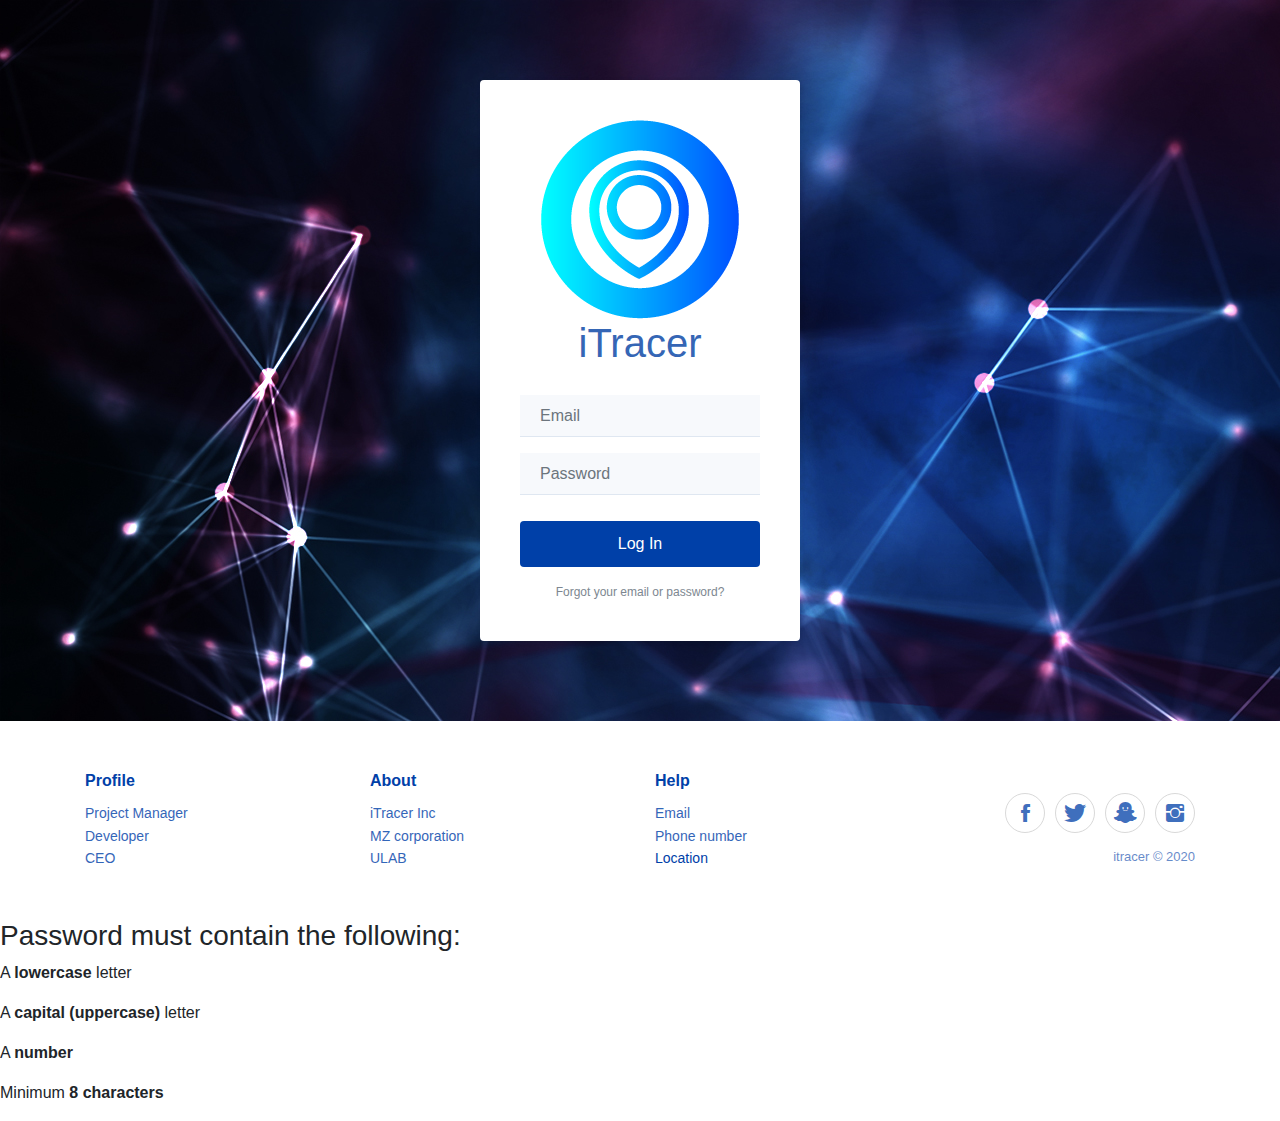
<file: login/index.html>
<!DOCTYPE html>
<html>

<head>
    <meta charset="utf-8">
    <meta name="viewport" content="width=device-width, initial-scale=1.0, shrink-to-fit=no">
    <title>iTracer</title>
    <link rel="stylesheet" href="assets/bootstrap/css/bootstrap.min.css">
    <link rel="stylesheet" href="assets/fonts/ionicons.min.css">
    <link rel="stylesheet" href="assets/css/Footer-Clean.css">
    <link rel="stylesheet" href="assets/css/Login-Form-Clean.css">
    <link rel="stylesheet" href="assets/css/styles.css">
    
</head>

<body>
    <div class="login-clean">
        <form method="post">
            <h2 class="sr-only">Login Form</h2>
            <div class="illustration"><img src="assets/img/iTracer%20logo.png">
                <h1>iTracer</h1>
            </div>
            <div class="form-group"><input class="form-control" type="email" name="email" placeholder="Email"></div>
            <div class="form-group"><input class="form-control" type="password" name="password" placeholder="Password" id="psw"></div>
            <div class="form-group"><button class="btn btn-primary btn-block" type="submit">Log In</button></div><a class="forgot" href="#">Forgot your email or password?</a></form>
    </div>
    <div class="footer-clean">
        <footer>
            <div class="container">
                <div class="row justify-content-center">
                    <div class="col-sm-4 col-md-3 item">
                        <h3>Profile</h3>
                        <ul>
                            <li><a href="#">Project Manager</a></li>
                            <li><a href="#">Developer</a></li>
                            <li><a href="#">CEO</a></li>
                        </ul>
                    </div>
                    <div class="col-sm-4 col-md-3 item">
                        <h3>About</h3>
                        <ul>
                            <li><a href="#">iTracer Inc</a></li>
                            <li><a href="#">MZ corporation</a></li>
                            <li><a href="#">ULAB</a></li>
                        </ul>
                    </div>
                    <div class="col-sm-4 col-md-3 item">
                        <h3>Help</h3>
                        <ul>
                            <li><a href="#">Email</a></li>
                            <li><a href="#">Phone number</a></li>
                            <li>Location</li>
                        </ul>
                    </div>
                    <div class="col-lg-3 item social"><a href="#"><i class="icon ion-social-facebook"></i></a><a href="#"><i class="icon ion-social-twitter"></i></a><a href="#"><i class="icon ion-social-snapchat"></i></a><a href="#"><i class="icon ion-social-instagram"></i></a>
                        <p class="copyright">itracer © 2020</p>
                    </div>
                </div>
            </div>
        </footer>
    </div>
    <div id="message">
        <h3>Password must contain the following:</h3>
        <p id="letter" class="invalid">A <b>lowercase</b> letter</p>
        <p id="capital" class="invalid">A <b>capital (uppercase)</b> letter</p>
        <p id="number" class="invalid">A <b>number</b></p>
        <p id="length" class="invalid">Minimum <b>8 characters</b></p>
      </div>
    <script>
        var myInput = document.getElementById("psw");
        var letter = document.getElementById("letter");
        var capital = document.getElementById("capital");
        var number = document.getElementById("number");
        var length = document.getElementById("length");
        
        // When the user clicks on the password field, show the message box
        myInput.onfocus = function() {
          document.getElementById("message").style.display = "block";
        }
        
        // When the user clicks outside of the password field, hide the message box
        myInput.onblur = function() {
          document.getElementById("message").style.display = "none";
        }
        
        // When the user starts to type something inside the password field
        myInput.onkeyup = function() {
          // Validate lowercase letters
          var lowerCaseLetters = /[a-z]/g;
          if(myInput.value.match(lowerCaseLetters)) {  
            letter.classList.remove("invalid");
            letter.classList.add("valid");
          } else {
            letter.classList.remove("valid");
            letter.classList.add("invalid");
          }
          
          // Validate capital letters
          var upperCaseLetters = /[A-Z]/g;
          if(myInput.value.match(upperCaseLetters)) {  
            capital.classList.remove("invalid");
            capital.classList.add("valid");
          } else {
            capital.classList.remove("valid");
            capital.classList.add("invalid");
          }
        
          // Validate numbers
          var numbers = /[0-9]/g;
          if(myInput.value.match(numbers)) {  
            number.classList.remove("invalid");
            number.classList.add("valid");
          } else {
            number.classList.remove("valid");
            number.classList.add("invalid");
          }
          
          // Validate length
          if(myInput.value.length >= 8) {
            length.classList.remove("invalid");
            length.classList.add("valid");
          } else {
            length.classList.remove("valid");
            length.classList.add("invalid");
          }
        }
        </script>
    <script src="assets/js/jquery.min.js"></script>
    <script src="assets/bootstrap/js/bootstrap.min.js"></script>
</body>

</html>
</file>
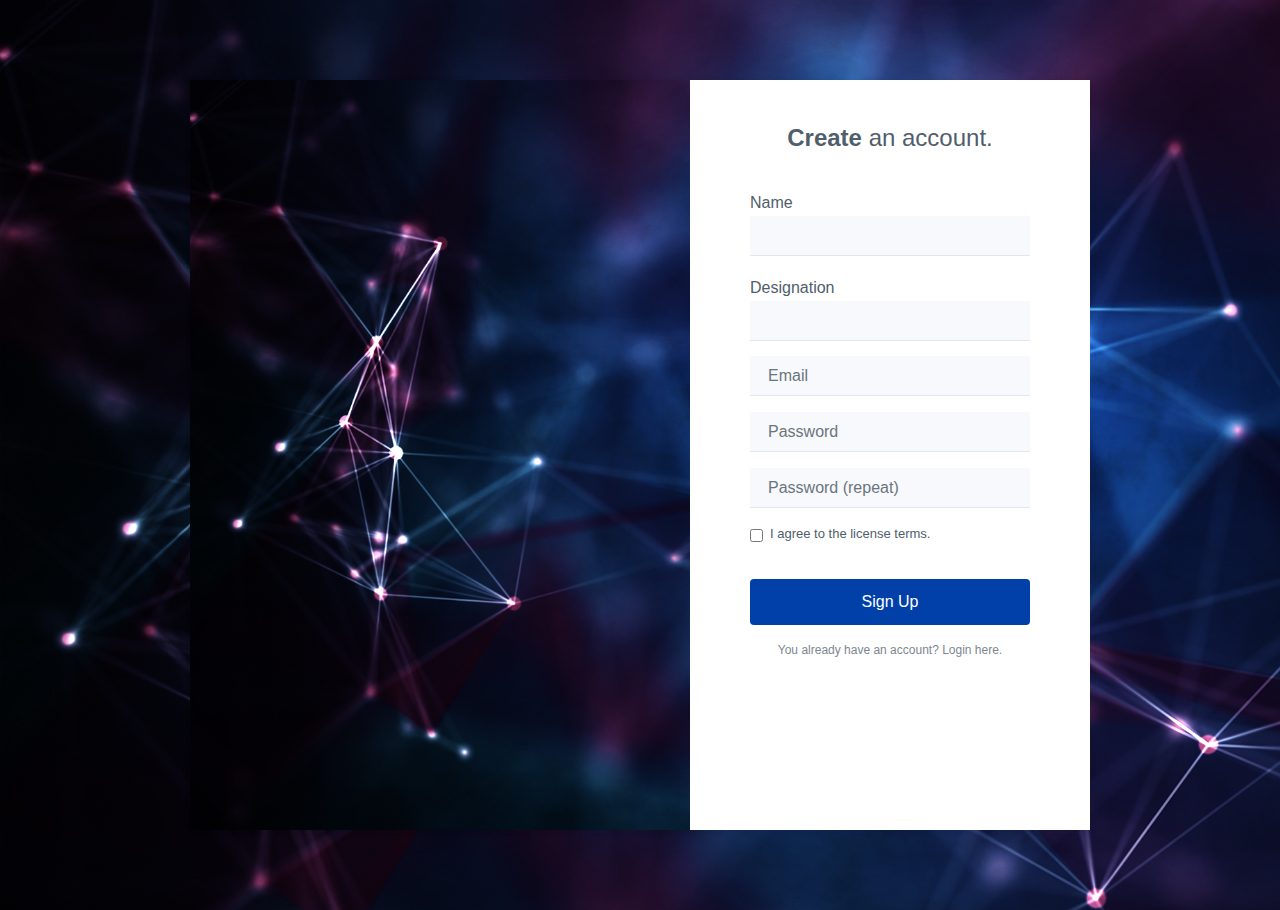
<file: Sign Up/index.html>
<!DOCTYPE html>
<html>

<head>
    <meta charset="utf-8">
    <meta name="viewport" content="width=device-width, initial-scale=1.0, shrink-to-fit=no">
    <title>sign up page</title>
    <link rel="stylesheet" href="assets/bootstrap/css/bootstrap.min.css">
    <link rel="stylesheet" href="https://fonts.googleapis.com/css?family=Lora">
    <link rel="stylesheet" href="assets/css/Article-Clean.css">
    <link rel="stylesheet" href="assets/css/Registration-Form-with-Photo.css">
    <link rel="stylesheet" href="assets/css/styles.css">
</head>

<body>
    <div class="article-clean"></div>
    <div class="register-photo" style="height: 100%;background-image: url(assets/img/2153948.png);">
        <div class="form-container">
            <div class="image-holder" style="background-image: url(assets/img/2153948.png);height: 750px;"></div>
            <form method="post">
                <h2 class="text-center"><strong>Create</strong> an account.</h2>
                <div class="form-row">
                    <div class="col"><small>Name</small></div>
                </div>
                <div class="form-row">
                    <div class="col offset-lg-0" style="padding-bottom: 15px;"><input class="form-control" type="text" style="padding-right: 10px;"></div>
                </div>
                <div class="form-group">
                    <div class="form-row" style="padding-bottom: 15px;">
                        <div class="col offset-lg-0"><small>Designation</small><input class="form-control" type="text"></div>
                    </div><input class="form-control" type="email" name="email" placeholder="Email"></div>
                <div class="form-group"><input class="form-control" type="password" name="password" placeholder="Password"></div>
                <div class="form-group"><input class="form-control" type="password" name="password-repeat" placeholder="Password (repeat)"></div>
                <div class="form-group">
                    <div class="form-check"><label class="form-check-label"><input class="form-check-input" type="checkbox">I agree to the license terms.</label></div>
                </div>
                <div class="form-group"><button class="btn btn-primary btn-block" type="submit">Sign Up</button></div><a class="already" href="#">You already have an account? Login here.</a></form>
        </div>
    </div>
    <script src="assets/js/jquery.min.js"></script>
    <script src="assets/bootstrap/js/bootstrap.min.js"></script>
</body>

</html>
</file>
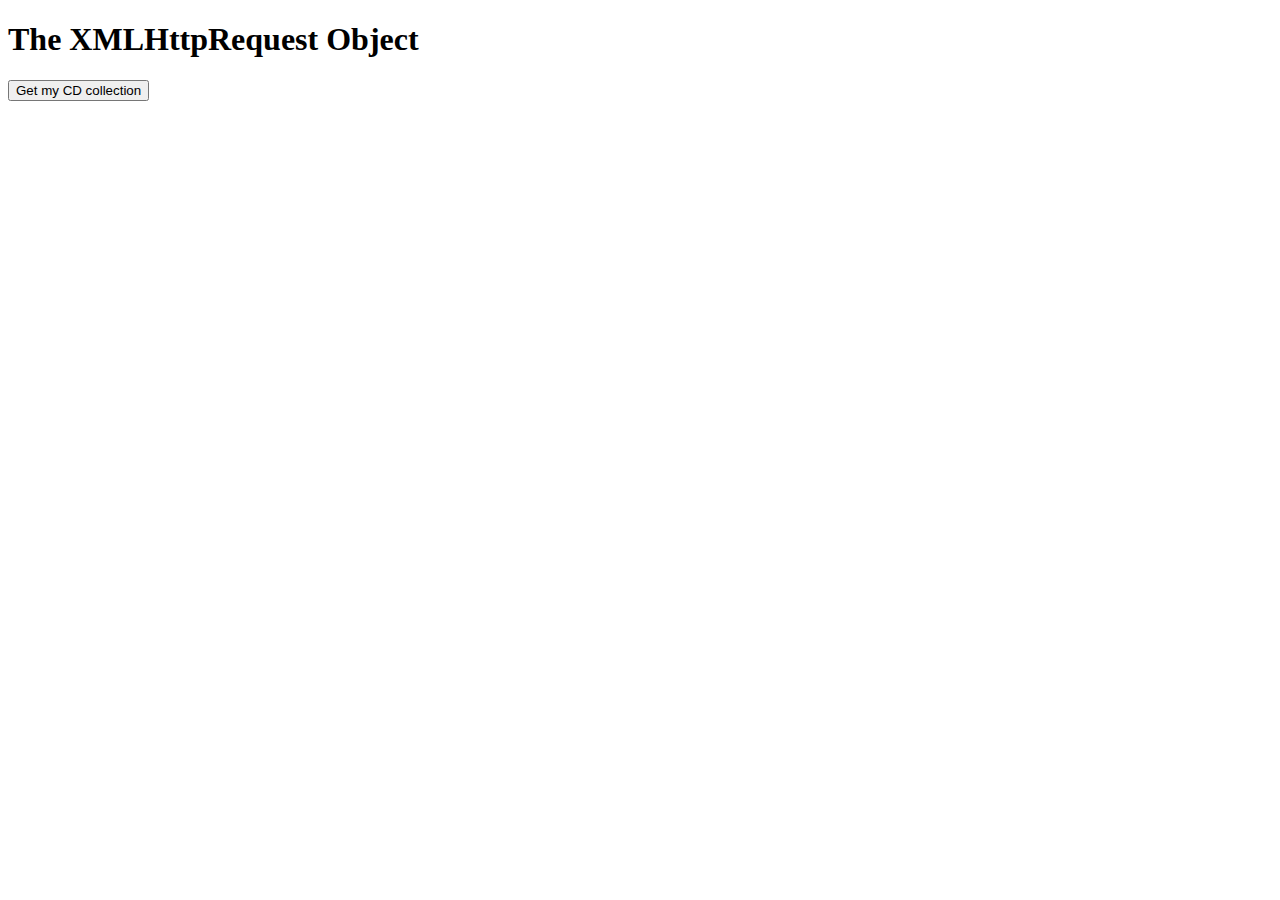
<file: dashboard/dashboard-html/ltr/try/index.html>
<!DOCTYPE html>
<html>
<style>
table,th,td {
  border : 1px solid black;
  border-collapse: collapse;
}
th,td {
  padding: 5px;
}
</style>
<body>

<h1>The XMLHttpRequest Object</h1>

<button type="button" onclick="loadDoc()">Get my CD collection</button>
<br><br>
<table id="demo"></table>

<script>
function loadDoc() {
  var xhttp = new XMLHttpRequest();
  xhttp.onreadystatechange = function() {
    if (this.readyState == 4 && this.status == 200) {
      myFunction(this);
    }
  };
  xhttp.open("GET", "table.xml", true);
  xhttp.send();
}
function myFunction(xml) {
  var i;
  var parser = new DOMParser();
  var xmlDoc = parser.parseFromString(xml.responseText,"text/xml");
  //console.log(xml.responseText);
  console.log(xmlDoc);
  var table="<tr><th>To Do</th><th>In Progress</th><th>Done</th><th>Approved</th></tr>";
  var x = xmlDoc.getElementsByTagName("CD");
  //console.table(x);
  for (i = 0; i <x.length; i++) { 
    for (i = 0; i <x.length; i++) { 
            
            table += "<tr><td>" +
            x[i].getElementsByTagName("TITLE")[0].childNodes[0].nodeValue +
            "<br>"+
            x[i].getElementsByTagName("ARTIST")[0].childNodes[0].nodeValue +
            "<br>"+
            x[i].getElementsByTagName("COUNTRY")[0].childNodes[0].nodeValue +
            "<br>"+
            x[i].getElementsByTagName("COMPANY")[0].childNodes[0].nodeValue +
            "<br>"+
            "<button class='btn btn-info text-white'onclick='todo()'>Move to 'In Progress'</button>" +
            "</td><td>";
            
            table += x[i].getElementsByTagName("TITLE1")[0].childNodes[0].nodeValue +
            "<br>"+
            x[i].getElementsByTagName("ARTIST1")[0].childNodes[0].nodeValue +
            "<br>"+
            x[i].getElementsByTagName("COUNTRY1")[0].childNodes[0].nodeValue +
            "<br>"+
            x[i].getElementsByTagName("COMPANY1")[0].childNodes[0].nodeValue +
            "<br>"+
            "<button class='btn btn-orange text-white'onclick='todo()'>Move to 'To Do'</button>" +
            "\n\n"+
            "<button class='btn btn-purple text-white'onclick='todo()'>Mark as 'Done'</button>" +
            "</td><td>";
            
            table += x[i].getElementsByTagName("TITLE2")[0].childNodes[0].nodeValue +
            "<br>"+
            x[i].getElementsByTagName("ARTIST2")[0].childNodes[0].nodeValue +
            "<br>"+
            x[i].getElementsByTagName("COUNTRY2")[0].childNodes[0].nodeValue +
            "<br>"+
            x[i].getElementsByTagName("COMPANY2")[0].childNodes[0].nodeValue +
            "<br>"+
            "<button class='btn btn-success text-white'onclick='todo()'>Approve</button>" +
            "\n\n"+
            "<button class='btn btn-danger text-white'onclick='todo()'>Reject</button>" +
            "</td><td>";
            
            table += x[i].getElementsByTagName("TITLE3")[0].childNodes[0].nodeValue +
            "<br>"+
            x[i].getElementsByTagName("ARTIST3")[0].childNodes[0].nodeValue +
            "<br>"+
            x[i].getElementsByTagName("COUNTRY3")[0].childNodes[0].nodeValue +
            "<br>"+
            x[i].getElementsByTagName("COMPANY3")[0].childNodes[0].nodeValue +
            "</td></tr>";

  }
  document.getElementById("demo").innerHTML = table;
}
</script>

</body>
</html>
</file>
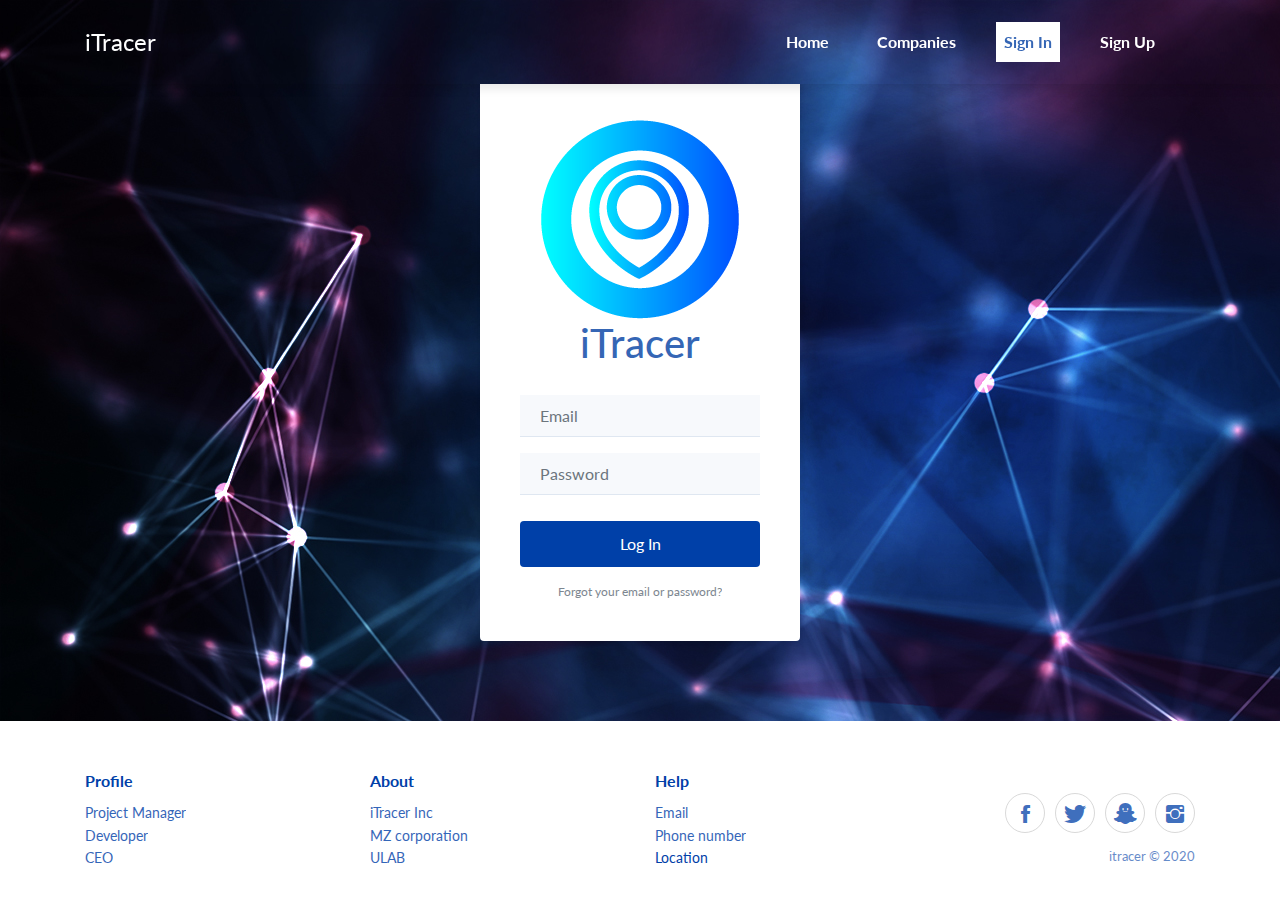
<file: home page/login.html>
<!DOCTYPE html>
<html>

<head>
    <meta charset="utf-8">
    <meta name="viewport" content="width=device-width, initial-scale=1.0, shrink-to-fit=no">
    <title>iTracer</title>
    <link rel="stylesheet" href="assets/bootstrap/css/bootstrap.min.css">
    <link rel="stylesheet" href="assets/fonts/ionicons.min.css">
    <link rel="stylesheet" href="assets/css/Footer-Clean.css">
    <link rel="stylesheet" href="assets/css/Login-Form-Clean.css">
    <link rel="stylesheet" href="assets/css/styles.css">
    
</head>

<body>
  <nav class="navbar navbar-dark navbar-expand-lg fixed-top bg-white portfolio-navbar gradient" style="background-image: url(assets/img/2153948.png);">
    <div class="container"><a class="navbar-brand logo" href="#">iTracer</a><button data-toggle="collapse" class="navbar-toggler" data-target="#navbarNav"><span class="sr-only">Toggle navigation</span><span class="navbar-toggler-icon"></span></button>
        <div class="collapse navbar-collapse"
            id="navbarNav">
            <ul class="nav navbar-nav ml-auto">
                <li class="nav-item" role="presentation"><a class="nav-link active" href="index.html">Home</a></li>
                <li class="nav-item" role="presentation"><a class="nav-link" href="projects-grid-cards.html">Companies</a></li>
                <li class="nav-item" role="presentation"><a class="nav-link" href="login.html" style="background-color: #fff;color: #3566b5;">Sign In</a></li>
                <li class="nav-item" role="presentation"><a class="nav-link" href="sign_up.html">Sign Up</a></li>
            </ul>
        </div>
    </div>
  </nav>
    <div class="login-clean">
        <form method="post">
            <h2 class="sr-only">Login Form</h2>
            <div class="illustration"><img src="assets/img/iTracer%20logo.png">
                <h1>iTracer</h1>
            </div>
            <div class="form-group"><input class="form-control" type="email" name="email" placeholder="Email"></div>
            <div class="form-group"><input class="form-control" type="password" name="password" placeholder="Password" id="psw"></div>
            <div class="form-group"><button class="btn btn-primary btn-block" type="submit">Log In</button></div><a class="forgot" href="#">Forgot your email or password?</a></form>
    </div>
    <div class="footer-clean">
        <footer>
            <div class="container">
                <div class="row justify-content-center">
                    <div class="col-sm-4 col-md-3 item">
                        <h3>Profile</h3>
                        <ul>
                            <li><a href="#">Project Manager</a></li>
                            <li><a href="#">Developer</a></li>
                            <li><a href="#">CEO</a></li>
                        </ul>
                    </div>
                    <div class="col-sm-4 col-md-3 item">
                        <h3>About</h3>
                        <ul>
                            <li><a href="#">iTracer Inc</a></li>
                            <li><a href="#">MZ corporation</a></li>
                            <li><a href="#">ULAB</a></li>
                        </ul>
                    </div>
                    <div class="col-sm-4 col-md-3 item">
                        <h3>Help</h3>
                        <ul>
                            <li><a href="#">Email</a></li>
                            <li><a href="#">Phone number</a></li>
                            <li>Location</li>
                        </ul>
                    </div>
                    <div class="col-lg-3 item social"><a href="#"><i class="icon ion-social-facebook"></i></a><a href="#"><i class="icon ion-social-twitter"></i></a><a href="#"><i class="icon ion-social-snapchat"></i></a><a href="#"><i class="icon ion-social-instagram"></i></a>
                        <p class="copyright">itracer © 2020</p>
                    </div>
                </div>
            </div>
        </footer>
    </div>
    
    <script src="assets/js/jquery.min.js"></script>
    <script src="assets/bootstrap/js/bootstrap.min.js"></script>
</body>

</html>
</file>
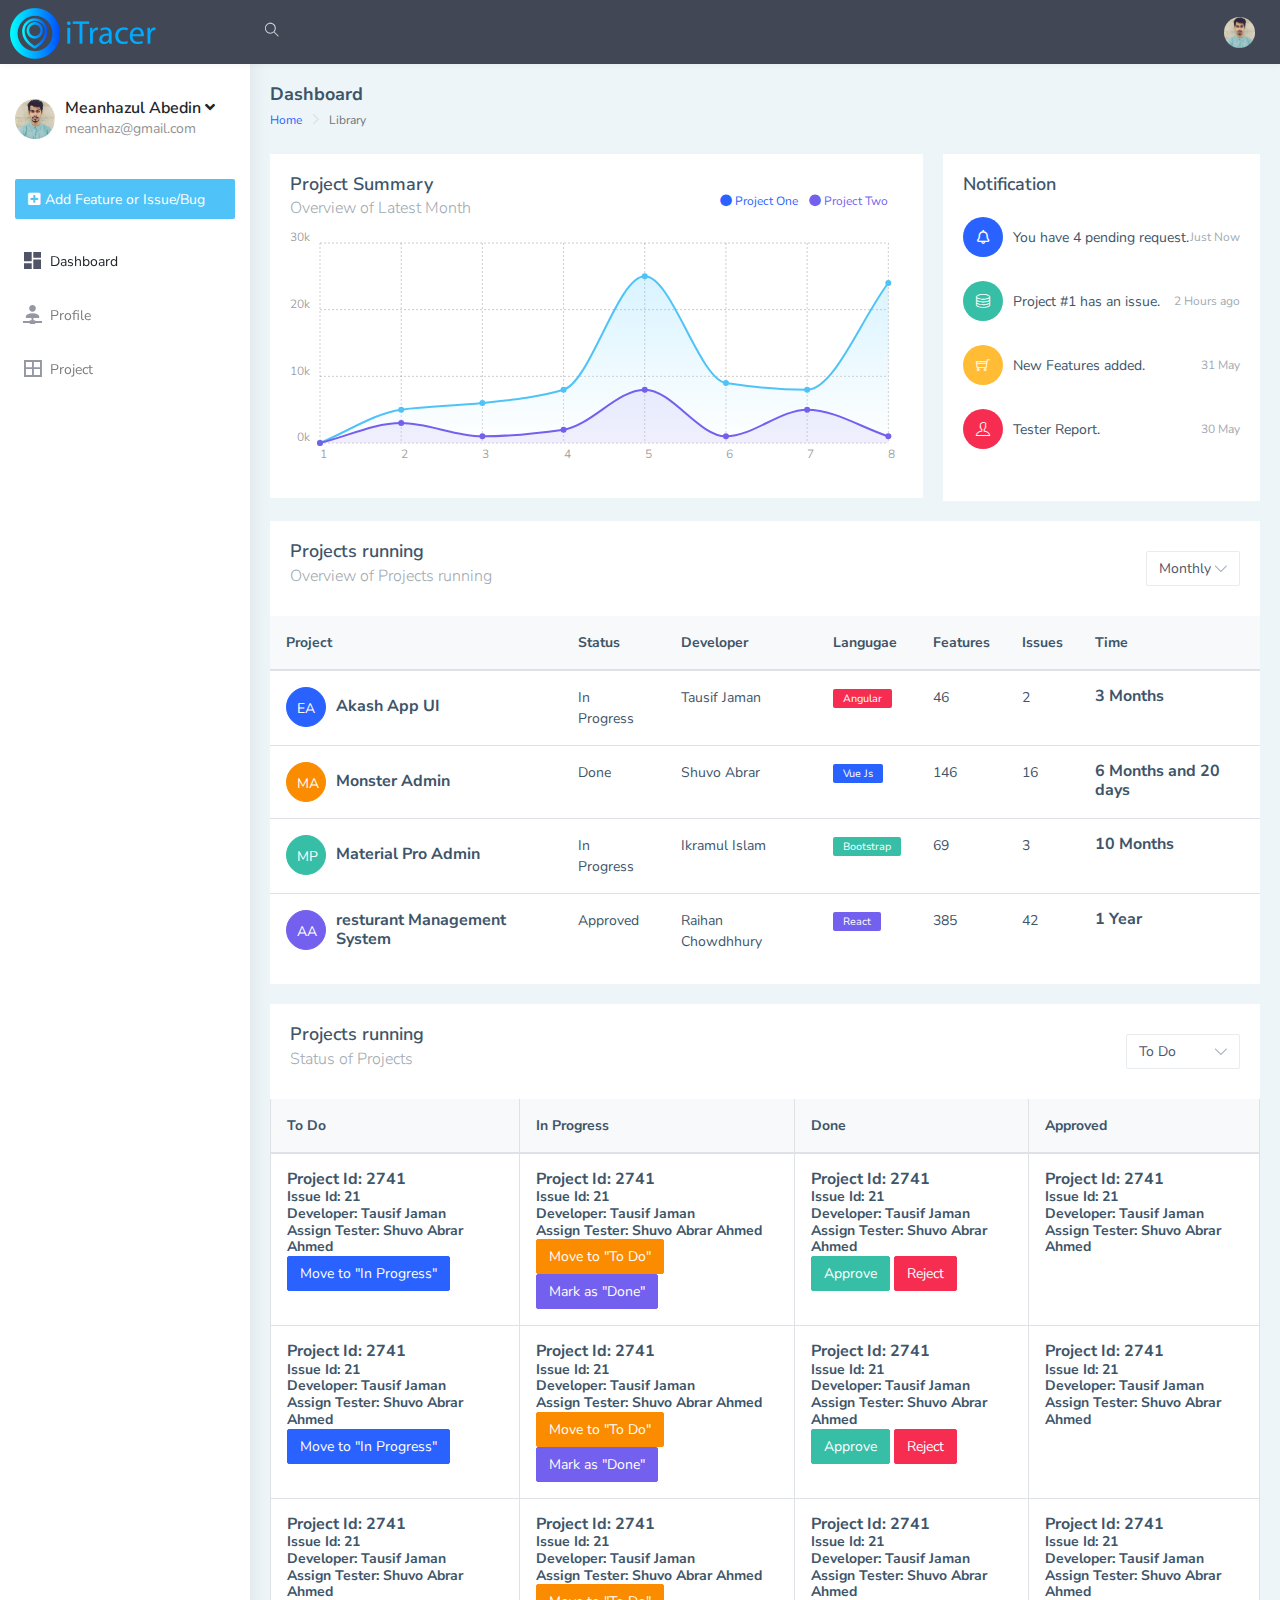
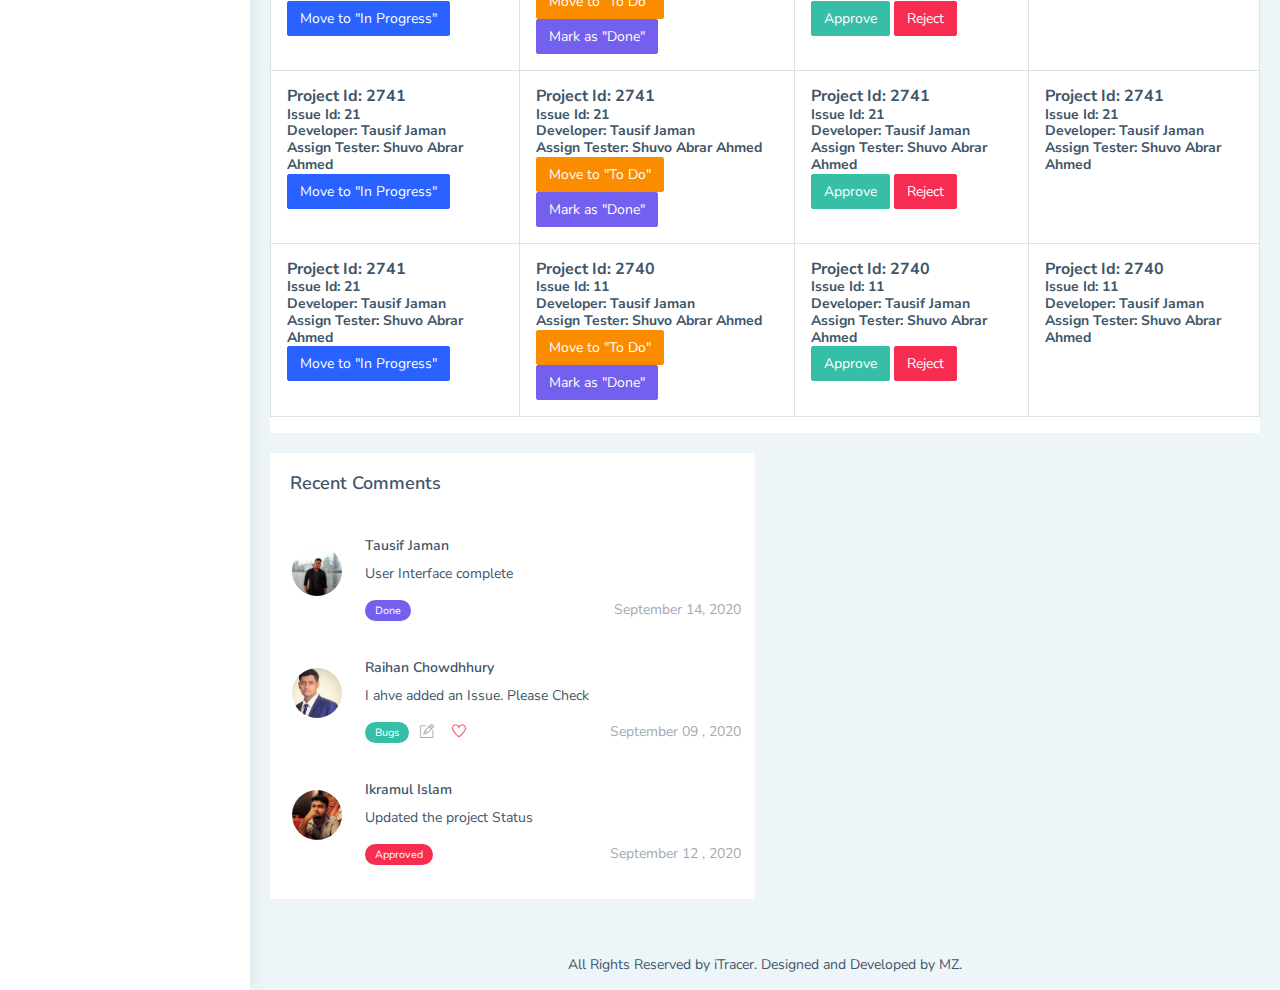
<file: dashboard/dashboard-html/ltr/dashboard.html>
<!DOCTYPE html>
<html dir="ltr" lang="en">

<head>
    <meta charset="utf-8">
    <meta http-equiv="X-UA-Compatible" content="IE=edge">
    <!-- Tell the browser to be responsive to screen width -->
    <meta name="viewport" content="width=device-width, initial-scale=1">
    <meta name="description" content="">
    <meta name="author" content="">
    <!-- Favicon icon -->
    <link rel="icon" type="image/png" sizes="16x16" href="assets/images/iTracer_logo_small .png">
    <title>iTracer DashBoard</title>
    <!-- Custom CSS -->
    <link href="assets/libs/chartist/dist/chartist.min.css" rel="stylesheet">
    <!-- Custom CSS -->
    <link href="dist/css/style.min.css" rel="stylesheet">
    <!-- HTML5 Shim and Respond.js IE8 support of HTML5 elements and media queries -->
    <!-- WARNING: Respond.js doesn't work if you view the page via file:// -->
    <!--[if lt IE 9]>
    <script src="https://oss.maxcdn.com/libs/html5shiv/3.7.0/html5shiv.js"></script>
    <script src="https://oss.maxcdn.com/libs/respond.js/1.4.2/respond.min.js"></script
<![endif]-->

</head>

<body>
    <!-- ============================================================== -->
    <!-- Preloader - style you can find in spinners.css -->
    <!-- ============================================================== -->
    <div class="preloader">
        <div class="lds-ripple">
            <div class="lds-pos"></div>
            <div class="lds-pos"></div>
        </div>
    </div>
    <!-- ============================================================== -->
    <!-- Main wrapper - style you can find in pages.scss -->
    <!-- ============================================================== -->
    <div id="main-wrapper" data-layout="vertical" data-navbarbg="skin5" data-sidebartype="full" data-sidebar-position="absolute" data-header-position="absolute" data-boxed-layout="full" >
        <!-- ============================================================== -->
        <!-- Topbar header - style you can find in pages.scss -->
        <!-- ============================================================== -->
        <header class="topbar" data-navbarbg="skin5">
            <nav class="navbar top-navbar navbar-expand-md navbar-dark">
                <div class="navbar-header" data-logobg="skin5">
                    <!-- ============================================================== -->
                    <!-- Logo -->
                    <!-- ============================================================== -->
                    <a class="navbar-brand" href="index.html">
                        <!-- Logo icon -->
                        <b class="logo-icon">
                            <!--You can put here icon as well // <i class="wi wi-sunset"></i> //-->
                            <!-- Dark Logo icon -->
                            <img src="assets/images/iTracer _logo_rs.png" alt="homepage" class="dark-logo" />
                            <!-- Light Logo icon -->
                            <img src="assets/images/iTracer _logo_rs.png" alt="homepage" class="light-logo" />
                        </b>
                        <!--End Logo icon -->
                        <!-- Logo text -->
                        <span class="logo-text">
                             <!-- dark Logo text -->
                             <img src="assets/images/iTracer_text.png" alt="homepage" class="dark-logo" />
                             <!-- Light Logo text -->    
                             <img src="assets/images/iTracer_text.png" class="light-logo" alt="homepage" />
                        </span>
                    </a>
                    <!-- ============================================================== -->
                    <!-- End Logo -->
                    <!-- ============================================================== -->
                    <!-- This is for the sidebar toggle which is visible on mobile only -->
                    <a class="nav-toggler waves-effect waves-light d-block d-md-none" href="javascript:void(0)"><i class="ti-menu ti-close"></i></a>
                </div>
                <!-- ============================================================== -->
                <!-- End Logo -->
                <!-- ============================================================== -->
                <div class="navbar-collapse collapse" id="navbarSupportedContent" data-navbarbg="skin5">
                    <!-- ============================================================== -->
                    <!-- toggle and nav items -->
                    <!-- ============================================================== -->
                    <ul class="navbar-nav float-left mr-auto">
                        <!-- ============================================================== -->
                        <!-- Search -->
                        <!-- ============================================================== -->
                        <li class="nav-item search-box"> <a class="nav-link waves-effect waves-dark" href="javascript:void(0)"><i class="ti-search"></i></a>
                            <form class="app-search position-absolute">
                                <input type="text" class="form-control" placeholder="Search &amp; enter"> <a class="srh-btn"><i class="ti-close"></i></a>
                            </form>
                        </li>
                    </ul>
                    <!-- ============================================================== -->
                    <!-- Right side toggle and nav items -->
                    <!-- ============================================================== -->
                    <ul class="navbar-nav float-right">
                        <!-- ============================================================== -->
                        <!-- User profile and search -->
                        <!-- ============================================================== -->
                        <li class="nav-item dropdown">
                            <a class="nav-link dropdown-toggle text-muted waves-effect waves-dark pro-pic" href="" data-toggle="dropdown" aria-haspopup="true" aria-expanded="false"><img src="assets/images/users/27.jpg" alt="user" class="rounded-circle" width="31"></a>
                            <div class="dropdown-menu dropdown-menu-right user-dd animated">
                                <a class="dropdown-item" href="javascript:void(0)"><i class="ti-user m-r-5 m-l-5"></i> My Profile</a>
                                <a class="dropdown-item" href="javascript:void(0)"><i class="ti-pencil-alt m-r-5 m-l-5"></i> Project</a>
                                <a class="dropdown-item" href="javascript:void(0)"><i class="ti-email m-r-5 m-l-5"></i> Inbox</a>
                            </div>
                        </li>
                        <!-- ============================================================== -->
                        <!-- User profile and search -->
                        <!-- ============================================================== -->
                    </ul>
                </div>
            </nav>
        </header>
        <!-- ============================================================== -->
        <!-- End Topbar header -->
        <!-- ============================================================== -->
        <!-- ============================================================== -->
        <!-- Left Sidebar - style you can find in sidebar.scss  -->
        <!-- ============================================================== -->
        <aside class="left-sidebar" data-sidebarbg="skin6">
            <!-- Sidebar scroll-->
            <div class="scroll-sidebar">
                <!-- Sidebar navigation-->
                <nav class="sidebar-nav">
                    <ul id="sidebarnav">
                        <!-- User Profile-->
                        <li>
                            <!-- User Profile-->
                            <div class="user-profile d-flex no-block dropdown m-t-20">
                                <div class="user-pic"><img src="assets/images/users/27.jpg" alt="users" class="rounded-circle" width="40" /></div>
                                <div class="user-content hide-menu m-l-10">
                                    <a href="javascript:void(0)" class="" id="Userdd" role="button" data-toggle="dropdown" aria-haspopup="true" aria-expanded="false">
                                        <h5 class="m-b-0 user-name font-medium">Meanhazul Abedin <i class="fa fa-angle-down"></i></h5>
                                        <span class="op-5 user-email">meanhaz@gmail.com</span>
                                    </a>
                                    <div class="dropdown-menu dropdown-menu-right" aria-labelledby="Userdd">
                                        <a class="dropdown-item" href="javascript:void(0)"><i class="ti-user m-r-5 m-l-5"></i> My Profile</a>
                                        <a class="dropdown-item" href="javascript:void(0)"><i class="ti-pencil-alt m-r-5 m-l-5"></i> Project</a>
                                        <a class="dropdown-item" href="javascript:void(0)"><i class="ti-email m-r-5 m-l-5"></i> Inbox</a>
                                        <div class="dropdown-divider"></div>
                                        <a class="dropdown-item" href="javascript:void(0)"><i class="ti-settings m-r-5 m-l-5"></i> Account Setting</a>
                                        <div class="dropdown-divider"></div>
                                        <a class="dropdown-item" href="javascript:void(0)"><i class="fa fa-power-off m-r-5 m-l-5"></i> Logout</a>
                                    </div>
                                </div>
                            </div>
                            <!-- End User Profile-->
                        </li>
                        <li class="p-15 m-t-10"><a href="issue.html" class="btn btn-block create-btn text-white no-block d-flex align-items-center"><i class="fa fa-plus-square"></i> <span class="hide-menu m-l-5">Add Feature or Issue/Bug</span> </a></li>
                        <!-- User Profile-->
                        <li class="sidebar-item"> <a class="sidebar-link waves-effect waves-dark sidebar-link" href="dashboard.html" aria-expanded="false"><i class="mdi mdi-view-dashboard"></i><span class="hide-menu">Dashboard</span></a></li>
                        <li class="sidebar-item"> <a class="sidebar-link waves-effect waves-dark sidebar-link" href="pages-profile.html" aria-expanded="false"><i class="mdi mdi-account-network"></i><span class="hide-menu">Profile</span></a></li>
                        <li class="sidebar-item"> <a class="sidebar-link waves-effect waves-dark sidebar-link" href="table-basic.html" aria-expanded="false"><i class="mdi mdi-border-all"></i><span class="hide-menu">Project</span></a></li>
                        <li class="text-center p-40 upgrade-btn">
                            </li>
                    </ul>
                    
                </nav>
                <!-- End Sidebar navigation -->
            </div>
            <!-- End Sidebar scroll-->
        </aside>
        <!-- ============================================================== -->
        <!-- End Left Sidebar - style you can find in sidebar.scss  -->
        <!-- ============================================================== -->
        <!-- ============================================================== -->
        <!-- Page wrapper  -->
        <!-- ============================================================== -->
        <div class="page-wrapper">
            <!-- ============================================================== -->
            <!-- Bread crumb and right sidebar toggle -->
            <!-- ============================================================== -->
            <div class="page-breadcrumb">
                <div class="row align-items-center">
                    <div class="col-5">
                        <h4 class="page-title">Dashboard</h4>
                        <div class="d-flex align-items-center">
                            <nav aria-label="breadcrumb">
                                <ol class="breadcrumb">
                                    <li class="breadcrumb-item"><a href="#">Home</a></li>
                                    <li class="breadcrumb-item active" aria-current="page">Library</li>
                                </ol>
                            </nav>
                        </div>
                    </div>
                </div>
            </div>
            <!-- ============================================================== -->
            <!-- End Bread crumb and right sidebar toggle -->
            <!-- ============================================================== -->
            <!-- ============================================================== -->
            <!-- Container fluid  -->
            <!-- ============================================================== -->
            <div class="container-fluid">
                <!-- ============================================================== -->
                <!-- Sales chart -->
                <!-- ============================================================== -->
                <div class="row">
                    <div class="col-md-8">
                        <div class="card">
                            <div class="card-body">
                                <div class="d-md-flex align-items-center">
                                    <div>
                                        <h4 class="card-title">Project Summary</h4>
                                        <h5 class="card-subtitle">Overview of Latest Month</h5>
                                    </div>
                                    <div class="ml-auto d-flex no-block align-items-center">
                                        <ul class="list-inline font-12 dl m-r-15 m-b-0">
                                            <li class="list-inline-item text-info"><i class="fa fa-circle"></i> Project One</li>
                                            <li class="list-inline-item text-primary"><i class="fa fa-circle"></i> Project Two</li>
                                        </ul>
                                    </div>
                                </div>
                                <div class="row">
                                    <!-- column -->
                                    <div class="col-lg-12">
                                        <div class="campaign ct-charts"></div>
                                    </div>
                                    <!-- column -->
                                </div>
                            </div>
                        </div>
                    </div>
                    <div class="col-md-4">
                        <div class="card">
                            <div class="card-body">
                                <h4 class="card-title">Notification</h4>
                                <div class="feed-widget">
                                    <ul class="list-style-none feed-body m-0 p-b-20">
                                        <li class="feed-item">
                                            <div class="feed-icon bg-info"><i class="far fa-bell"></i></div> You have 4 pending request. <span class="ml-auto font-12 text-muted">Just Now</span></li>
                                        <li class="feed-item">
                                            <div class="feed-icon bg-success"><i class="ti-server"></i></div> Project #1 has an issue.<span class="ml-auto font-12 text-muted">2 Hours ago</span></li>
                                        <li class="feed-item">
                                            <div class="feed-icon bg-warning"><i class="ti-shopping-cart"></i></div> New Features added.<span class="ml-auto font-12 text-muted">31 May</span></li>
                                        <li class="feed-item">
                                            <div class="feed-icon bg-danger"><i class="ti-user"></i></div> Tester Report.<span class="ml-auto font-12 text-muted">30 May</span></li>
                                    </ul>
                                </div>
                            </div>
                        </div>
                    </div>
                </div>
                <!-- ============================================================== -->
                <!-- Sales chart -->
                <!-- ============================================================== -->
                <!-- ============================================================== -->
                <!-- Table -->
                <!-- ============================================================== -->
                <div class="row">
                    <!-- column -->
                    <div class="col-12">
                        <div class="card">
                            <div class="card-body">
                                <!-- title -->
                                <div class="d-md-flex align-items-center">
                                    <div>
                                        <h4 class="card-title">Projects running</h4>
                                        <h5 class="card-subtitle">Overview of Projects running</h5>
                                    </div>
                                    <div class="ml-auto">
                                        <div class="dl">
                                            <select class="custom-select">
                                                <option value="0" selected>Monthly</option>
                                                <option value="1">Daily</option>
                                                <option value="2">Weekly</option>
                                                <option value="3">Yearly</option>
                                            </select>
                                        </div>
                                    </div>
                                </div>
                                <!-- title -->
                            </div>
                            <div class="table-responsive">
                                <table class="table v-middle">
                                    <thead>
                                        <tr class="bg-light">
                                            <th class="border-top-0">Project</th>
                                            <th class="border-top-0">Status</th>
                                            <th class="border-top-0">Developer</th>
                                            <th class="border-top-0">Langugae</th>
                                            <th class="border-top-0">Features</th>
                                            <th class="border-top-0">Issues</th>
                                            <th class="border-top-0">Time</th>
                                        </tr>
                                    </thead>
                                    <tbody>
                                        <tr>
                                            <td>
                                                <div class="d-flex align-items-center">
                                                    <div class="m-r-10"><a class="btn btn-circle btn-info text-white">EA</a></div>
                                                    <div class="">
                                                        <h4 class="m-b-0 font-16">Akash App UI</h4>
                                                    </div>
                                                </div>
                                            </td>
                                            <td>In Progress</td>
                                            <td>Tausif Jaman</td>
                                            <td>
                                                <label class="label label-danger">Angular</label>
                                            </td>
                                            <td>46</td>
                                            <td>2</td>
                                            <td>
                                                <h5 class="m-b-0">3 Months</h5>
                                            </td>
                                        </tr>
                                        <tr>
                                            <td>
                                                <div class="d-flex align-items-center">
                                                    <div class="m-r-10"><a class="btn btn-circle btn-orange text-white">MA</a></div>
                                                    <div class="">
                                                        <h4 class="m-b-0 font-16">Monster Admin</h4>
                                                    </div>
                                                </div>
                                            </td>
                                            <td>Done</td>
                                            <td>Shuvo Abrar</td>
                                            <td>
                                                <label class="label label-info">Vue Js</label>
                                            </td>
                                            <td>146</td>
                                            <td>16</td>
                                            <td>
                                                <h5 class="m-b-0">6 Months and 20 days</h5>
                                            </td>
                                        </tr>
                                        <tr>
                                            <td>
                                                <div class="d-flex align-items-center">
                                                    <div class="m-r-10"><a class="btn btn-circle btn-success text-white">MP</a></div>
                                                    <div class="">
                                                        <h4 class="m-b-0 font-16">Material Pro Admin</h4>
                                                    </div>
                                                </div>
                                            </td>
                                            <td>In Progress</td>
                                            <td>Ikramul Islam</td>
                                            <td>
                                                <label class="label label-success">Bootstrap</label>
                                            </td>
                                            <td>69</td>
                                            <td>3</td>
                                            <td>
                                                <h5 class="m-b-0">10 Months </h5>
                                            </td>
                                        </tr>
                                        <tr>
                                            <td>
                                                <div class="d-flex align-items-center">
                                                    <div class="m-r-10"><a class="btn btn-circle btn-purple text-white">AA</a></div>
                                                    <div class="">
                                                        <h4 class="m-b-0 font-16">resturant Management System</h4>
                                                    </div>
                                                </div>
                                            </td>
                                            <td>Approved</td>
                                            <td>Raihan Chowdhhury</td>
                                            <td>
                                                <label class="label label-purple">React</label>
                                            </td>
                                            <td>385</td>
                                            <td>42</td>
                                            <td>
                                                <h5 class="m-b-0">1 Year</h5>
                                            </td>
                                        </tr>
                                    </tbody>
                                </table>
                            </div>
                        </div>
                    </div>
                </div>

               <!-- ============================================================== -->
                <!-- Sales chart -->
                <!-- ============================================================== -->
                <!-- ============================================================== -->
                <!-- Table -->
                <!-- ============================================================== -->
                <div class="row">
                    <!-- column -->
                    <div class="col-12 ">
                        <div class="card">
                            <div class="card-body">
                                <!-- title -->
                                <div class="d-md-flex align-items-center">
                                    <div>
                                        <h4 class="card-title">Projects running</h4>
                                        <h5 class="card-subtitle">Status of Projects </h5>
                                    </div>
                                    <div class="ml-auto">
                                        <div class="dl">
                                            <select class="custom-select">
                                                <option value="0" selected>To Do</option>
                                                <option value="1">In Progress</option>
                                                <option value="2">Done</option>
                                                <option value="3">Aprroved</option>
                                            </select>
                                        </div>
                                    </div>
                                </div>
                                <!-- title -->
                            </div>
                            <div class="table-responsive">
                                <table  class="table table-bordered table-responsive-md "  id="demo" >
                                    <thead>
                                        <tr class="bg-light">
                                            <th class="border-top-0">To Do</th>
                                            <th class="border-top-0">In Progress</th>
                                            <th class="border-top-0">Done</th>
                                            <th class="border-top-0">Approved</th>
                                            
                                        </tr>
                                    </thead>
                                    <tbody>
                                        <tr>
                                            <td >
                                                <div class="d-flex align-items-center">
                                                    <div class="">
                                                        <h4 class="m-b-0 font-16">Project Id: 2741</h4>
                                                        <h5 class="m-b-0 font-14">Issue Id: 21</h5>
                                                        <h5 class="m-b-0 font-14">Developer: Tausif Jaman</h5>
                                                        <h5 class="m-b-0 font-14">Assign Tester: Shuvo Abrar Ahmed</h5>
                                                        <div class="m-r-10">
                                                            <button class="btn btn-info text-white" onclick="todo(this)" id="1">Move to "In Progress"</button>
                                                        </div>                                                        
                                                    </div>
                                                </div>
                                            </td>
                                            <td>
                                                <div class="d-flex align-items-center">
                                                    <div class="">
                                                        <h4 class="m-b-0 font-16">Project Id: 2741</h4>
                                                        <h5 class="m-b-0 font-14">Issue Id: 21</h5>
                                                        <h5 class="m-b-0 font-14">Developer: Tausif Jaman</h5>
                                                        <h5 class="m-b-0 font-14">Assign Tester: Shuvo Abrar Ahmed</h5>
                                                        <div class="m-r-10">
                                                            <button class="btn btn-orange text-white" onclick="inProgress(this)"id="6"> Move to "To Do"</button>
                                                            <button class="btn btn-purple text-white" onclick="done(this)"id="7">Mark as "Done"</button>
                                                        </div>                                                        
                                                    </div>
                                                </div>
                                            </td>
                                            <td>
                                                <div class="d-flex align-items-center">
                                                    <div class="">
                                                        <h4 class="m-b-0 font-16">Project Id: 2741</h4>
                                                        <h5 class="m-b-0 font-14">Issue Id: 21</h5>
                                                        <h5 class="m-b-0 font-14">Developer: Tausif Jaman</h5>
                                                        <h5 class="m-b-0 font-14">Assign Tester: Shuvo Abrar Ahmed</h5>
                                                        <div class="m-r-10">
                                                            <button class="btn btn-success text-white"onclick="approve(this)"id="8">Approve</button>
                                                            <button class="btn btn-danger text-white"onclick="reject(this)"id="9">Reject</button>
                                                        </div>                                                        
                                                    </div>
                                                </div>
                                            </td>
                                            <td>
                                                <div class="d-flex align-items-center">
                                                    <div class="">
                                                        <h4 class="m-b-0 font-16">Project Id: 2741</h4>
                                                        <h5 class="m-b-0 font-14">Issue Id: 21</h5>
                                                        <h5 class="m-b-0 font-14">Developer: Tausif Jaman</h5>
                                                        <h5 class="m-b-0 font-14">Assign Tester: Shuvo Abrar Ahmed</h5>
                                                    </div>
                                                </div>
                                            </td>
                                        </tr>

                                        <tr>
                                            <td>
                                                <div class="d-flex align-items-center">
                                                    <div class="">
                                                        <h4 class="m-b-0 font-16">Project Id: 2741</h4>
                                                        <h5 class="m-b-0 font-14">Issue Id: 21</h5>
                                                        <h5 class="m-b-0 font-14">Developer: Tausif Jaman</h5>
                                                        <h5 class="m-b-0 font-14">Assign Tester: Shuvo Abrar Ahmed</h5>
                                                        <div class="m-r-10">
                                                            <button class="btn btn-info text-white"onclick="todo(this)" id="2">Move to "In Progress"</button>
                                                        </div>                                                        
                                                    </div>
                                                </div>
                                            </td>
                                            <td>
                                                <div class="d-flex align-items-center">
                                                    <div class="">
                                                        <h4 class="m-b-0 font-16">Project Id: 2741</h4>
                                                        <h5 class="m-b-0 font-14">Issue Id: 21</h5>
                                                        <h5 class="m-b-0 font-14">Developer: Tausif Jaman</h5>
                                                        <h5 class="m-b-0 font-14">Assign Tester: Shuvo Abrar Ahmed</h5>
                                                        <div class="m-r-10">
                                                            <button class="btn btn-orange text-white"onclick="inProgress(this)"id="10"> Move to "To Do"</button>
                                                            <button class="btn btn-purple text-white"onclick="done(this)"id="14">Mark as "Done"</button>
                                                        </div>                                                        
                                                    </div>
                                                </div>
                                            </td>
                                            <td>
                                                <div class="d-flex align-items-center">
                                                    <div class="">
                                                        <h4 class="m-b-0 font-16">Project Id: 2741</h4>
                                                        <h5 class="m-b-0 font-14">Issue Id: 21</h5>
                                                        <h5 class="m-b-0 font-14">Developer: Tausif Jaman</h5>
                                                        <h5 class="m-b-0 font-14">Assign Tester: Shuvo Abrar Ahmed</h5>
                                                        <div class="m-r-10">
                                                            <button class="btn btn-success text-white">Approve</button>
                                                            <button class="btn btn-danger text-white"onclick="reject(this)"id="21">Reject</button>
                                                        </div>                                                        
                                                    </div>
                                                </div>
                                            </td>
                                            <td>
                                                <div class="d-flex align-items-center">
                                                    <div class="">
                                                        <h4 class="m-b-0 font-16">Project Id: 2741</h4>
                                                        <h5 class="m-b-0 font-14">Issue Id: 21</h5>
                                                        <h5 class="m-b-0 font-14">Developer: Tausif Jaman</h5>
                                                        <h5 class="m-b-0 font-14">Assign Tester: Shuvo Abrar Ahmed</h5>
                                                    </div>
                                                </div>
                                            </td>
                                        </tr>

                                        <tr>
                                            <td>
                                                <div class="d-flex align-items-center">
                                                    <div class="">
                                                        <h4 class="m-b-0 font-16">Project Id: 2741</h4>
                                                        <h5 class="m-b-0 font-14">Issue Id: 21</h5>
                                                        <h5 class="m-b-0 font-14">Developer: Tausif Jaman</h5>
                                                        <h5 class="m-b-0 font-14">Assign Tester: Shuvo Abrar Ahmed</h5>
                                                        <div class="m-r-10">
                                                            <button class="btn btn-info text-white"onclick="todo(this)" id="3">Move to "In Progress"</button>
                                                        </div>                                                        
                                                    </div>
                                                </div>
                                            </td>
                                            <td>
                                                <div class="d-flex align-items-center">
                                                    <div class="">
                                                        <h4 class="m-b-0 font-16">Project Id: 2741</h4>
                                                        <h5 class="m-b-0 font-14">Issue Id: 21</h5>
                                                        <h5 class="m-b-0 font-14">Developer: Tausif Jaman</h5>
                                                        <h5 class="m-b-0 font-14">Assign Tester: Shuvo Abrar Ahmed</h5>
                                                        <div class="m-r-10">
                                                            <button class="btn btn-orange text-white"onclick="inProgress(this)"id="11"> Move to "To Do"</button>
                                                            <button class="btn btn-purple text-white"onclick="done(this)"id="15">Mark as "Done"</button>
                                                        </div>                                                        
                                                    </div>
                                                </div>
                                            </td>
                                            <td>
                                                <div class="d-flex align-items-center">
                                                    <div class="">
                                                        <h4 class="m-b-0 font-16">Project Id: 2741</h4>
                                                        <h5 class="m-b-0 font-14">Issue Id: 21</h5>
                                                        <h5 class="m-b-0 font-14">Developer: Tausif Jaman</h5>
                                                        <h5 class="m-b-0 font-14">Assign Tester: Shuvo Abrar Ahmed</h5>
                                                        <div class="m-r-10">
                                                            <button class="btn btn-success text-white"onclick="approve(this)"id="18">Approve</button>
                                                            <button class="btn btn-danger text-white"onclick="reject(this)"id="22">Reject</button>
                                                        </div>                                                        
                                                    </div>
                                                </div>
                                            </td>
                                            <td>
                                                <div class="d-flex align-items-center">
                                                    <div class="">
                                                        <h4 class="m-b-0 font-16">Project Id: 2741</h4>
                                                        <h5 class="m-b-0 font-14">Issue Id: 21</h5>
                                                        <h5 class="m-b-0 font-14">Developer: Tausif Jaman</h5>
                                                        <h5 class="m-b-0 font-14">Assign Tester: Shuvo Abrar Ahmed</h5>
                                                    </div>
                                                </div>
                                            </td>
                                        </tr>

                                        <tr>
                                            <td>
                                                <div class="d-flex align-items-center">
                                                    <div class="">
                                                        <h4 class="m-b-0 font-16">Project Id: 2741</h4>
                                                        <h5 class="m-b-0 font-14">Issue Id: 21</h5>
                                                        <h5 class="m-b-0 font-14">Developer: Tausif Jaman</h5>
                                                        <h5 class="m-b-0 font-14">Assign Tester: Shuvo Abrar Ahmed</h5>
                                                        <div class="m-r-10">
                                                            <button class="btn btn-info text-white"onclick="todo(this)" id="4">Move to "In Progress"</button>
                                                        </div>
                                                    </div>
                                                </div>
                                            </td>
                                            <td>
                                                <div class="d-flex align-items-center">
                                                    <div class="">
                                                        <h4 class="m-b-0 font-16">Project Id: 2741</h4>
                                                        <h5 class="m-b-0 font-14">Issue Id: 21</h5>
                                                        <h5 class="m-b-0 font-14">Developer: Tausif Jaman</h5>
                                                        <h5 class="m-b-0 font-14">Assign Tester: Shuvo Abrar Ahmed</h5>
                                                        <div class="m-r-10">
                                                            <button class="btn btn-orange text-white"onclick="inProgress(this)"id="12"> Move to "To Do"</button>
                                                            <button class="btn btn-purple text-white"onclick="done(this)"id="16">Mark as "Done"</button>
                                                        </div>
                                                    </div>
                                                </div>
                                            </td>
                                            <td>
                                                <div class="d-flex align-items-center">
                                                    <div class="">
                                                        <h4 class="m-b-0 font-16">Project Id: 2741</h4>
                                                        <h5 class="m-b-0 font-14">Issue Id: 21</h5>
                                                        <h5 class="m-b-0 font-14">Developer: Tausif Jaman</h5>
                                                        <h5 class="m-b-0 font-14">Assign Tester: Shuvo Abrar Ahmed</h5>
                                                        <div class="m-r-10">
                                                            <button class="btn btn-success text-white"onclick="approve(this)"id="19">Approve</button>
                                                            <button class="btn btn-danger text-white"onclick="reject(this)"id="23">Reject</button>
                                                        </div>
                                                        
                                                    </div>
                                                </div>
                                            </td>
                                            <td>
                                                <div class="d-flex align-items-center">
                                                    <div class="">
                                                        <h4 class="m-b-0 font-16">Project Id: 2741</h4>
                                                        <h5 class="m-b-0 font-14">Issue Id: 21</h5>
                                                        <h5 class="m-b-0 font-14">Developer: Tausif Jaman</h5>
                                                        <h5 class="m-b-0 font-14">Assign Tester: Shuvo Abrar Ahmed</h5>
                                                    </div>
                                                </div>
                                            </td>
                                        </tr>

                                        <tr>
                                            <td>
                                                <div class="d-flex align-items-center">
                                                    <div class="">
                                                        <h4 class="m-b-0 font-16">Project Id: 2741</h4>
                                                        <h5 class="m-b-0 font-14">Issue Id: 21</h5>
                                                        <h5 class="m-b-0 font-14">Developer: Tausif Jaman</h5>
                                                        <h5 class="m-b-0 font-14">Assign Tester: Shuvo Abrar Ahmed</h5>
                                                        <div class="m-r-10">
                                                            <button class="btn btn-info text-white"onclick="todo(this)" id="5">Move to "In Progress"</button>
                                                        </div>
                                                        
                                                    </div>
                                                </div>
                                            </td>
                                            <td>
                                                <div class="d-flex align-items-center">
                                                    <div class="">
                                                        <h4 class="m-b-0 font-16">Project Id: 2740</h4>
                                                        <h5 class="m-b-0 font-14">Issue Id: 11</h5>
                                                        <h5 class="m-b-0 font-14">Developer: Tausif Jaman</h5>
                                                        <h5 class="m-b-0 font-14">Assign Tester: Shuvo Abrar Ahmed</h5>
                                                        <div class="m-r-10">
                                                            <button class="btn btn-orange text-white"onclick="inProgress(this)"id="13"> Move to "To Do"</button>
                                                            <button class="btn btn-purple text-white"onclick="done(this)"id="17">Mark as "Done"</button>
                                                        </div>
                                                    </div>
                                                </div>
                                            </td>
                                            <td>
                                                <div class="d-flex align-items-center">
                                                    <div class="">
                                                        <h4 class="m-b-0 font-16">Project Id: 2740</h4>
                                                        <h5 class="m-b-0 font-14">Issue Id: 11</h5>
                                                        <h5 class="m-b-0 font-14">Developer: Tausif Jaman</h5>
                                                        <h5 class="m-b-0 font-14">Assign Tester: Shuvo Abrar Ahmed</h5>
                                                        <div class="m-r-10">
                                                            <button class="btn btn-success text-white"onclick="approve(this)"id="20">Approve</button>
                                                            <button class="btn btn-danger text-white"onclick="reject(this)"id="24">Reject</button>
                                                        </div>
                                                        
                                                    </div>
                                                </div>
                                            </td>
                                            <td>
                                                <div class="d-flex align-items-center">
                                                    <div class="">
                                                        <h4 class="m-b-0 font-16">Project Id: 2740</h4>
                                                        <h5 class="m-b-0 font-14">Issue Id: 11</h5>
                                                        <h5 class="m-b-0 font-14">Developer: Tausif Jaman</h5>
                                                        <h5 class="m-b-0 font-14">Assign Tester: Shuvo Abrar Ahmed</h5>
                                                    </div>
                                                </div>
                                            </td>
                                        </tr>
                                        
                                    </tbody>
                                </table>
                            </div>
                        </div>
                    </div>
                </div>
                <!-- ============================================================== -->
                <!-- Table -->
                <!-- ============================================================== -->
                <!-- ============================================================== -->
                <!-- Recent comment and chats -->
                <!-- ============================================================== -->
                <div class="row">
                    <!-- column -->
                    <div class="col-lg-6">
                        <div class="card">
                            <div class="card-body">
                                <h4 class="card-title">Recent Comments</h4>
                            </div>
                            <div class="comment-widgets scrollable">
                                <!-- Comment Row -->
                                <div class="d-flex flex-row comment-row m-t-0">
                                    <div class="p-2"><img src="assets/images/users/tausif.jpg" alt="user" width="50" class="rounded-circle"></div>
                                    <div class="comment-text w-100">
                                        <h6 class="font-medium">Tausif Jaman</h6>
                                        <span class="m-b-15 d-block">User Interface complete </span>
                                        <div class="comment-footer">
                                            <span class="text-muted float-right">September 14, 2020</span> <span class="label label-rounded label-primary">Done</span> <span class="action-icons">
                                                    <a href="javascript:void(0)"><i class="ti-pencil-alt"></i></a>
                                                    <a href="javascript:void(0)"><i class="ti-check"></i></a>
                                                    <a href="javascript:void(0)"><i class="ti-heart"></i></a>    
                                                </span>
                                        </div>
                                    </div>
                                </div>
                                <!-- Comment Row -->
                                <div class="d-flex flex-row comment-row">
                                    <div class="p-2"><img src="assets/images/users/ray.jpg" alt="user" width="50" class="rounded-circle"></div>
                                    <div class="comment-text active w-100">
                                        <h6 class="font-medium">Raihan Chowdhhury</h6>
                                        <span class="m-b-15 d-block">I ahve added an Issue. Please Check </span>
                                        <div class="comment-footer ">
                                            <span class="text-muted float-right">September 09 , 2020</span>
                                            <span class="label label-success label-rounded">Bugs</span>
                                            <span class="action-icons active">
                                                    <a href="javascript:void(0)"><i class="ti-pencil-alt"></i></a>
                                                    <a href="javascript:void(0)"><i class="icon-close"></i></a>
                                                    <a href="javascript:void(0)"><i class="ti-heart text-danger"></i></a>    
                                                </span>
                                        </div>
                                    </div>
                                </div>
                                <!-- Comment Row -->
                                <div class="d-flex flex-row comment-row">
                                    <div class="p-2"><img src="assets/images/users/rofy.jpg" alt="user" width="50" class="rounded-circle"></div>
                                    <div class="comment-text w-100">
                                        <h6 class="font-medium">Ikramul Islam</h6>
                                        <span class="m-b-15 d-block">Updated the project Status </span>
                                        <div class="comment-footer">
                                            <span class="text-muted float-right">September 12 , 2020</span>
                                            <span class="label label-rounded label-danger">Approved</span>
                                            <span class="action-icons">
                                                    <a href="javascript:void(0)"><i class="ti-pencil-alt"></i></a>
                                                    <a href="javascript:void(0)"><i class="ti-check"></i></a>
                                                    <a href="javascript:void(0)"><i class="ti-heart"></i></a>    
                                                </span>
                                        </div>
                                    </div>
                                </div>
                            </div>
                        </div>
                    </div>
                    <!-- column -->
            
                </div>
                <!-- ============================================================== -->
                <!-- Recent comment and chats -->
                <!-- ============================================================== -->
            </div>
            <!-- ============================================================== -->
            <!-- End Container fluid  -->
            <!-- ============================================================== -->
            <!-- ============================================================== -->
            <!-- footer -->
            <!-- ============================================================== -->
            <footer class="footer text-center">
                All Rights Reserved by iTracer. Designed and Developed by MZ.
            </footer>
            <!-- ============================================================== -->
            <!-- End footer -->
            <!-- ============================================================== -->
        </div>
        <!-- ============================================================== -->
        <!-- End Page wrapper  -->
        <!-- ============================================================== -->
    </div>
    <!-- ============================================================== -->
    <!-- End Wrapper -->
    <!-- ============================================================== -->
    <!-- ============================================================== -->
    <!-- All Jquery -->
    <!-- ============================================================== -->
    <script src="assets/libs/jquery/dist/jquery.min.js"></script>
    <!-- Bootstrap tether Core JavaScript -->
    <script src="assets/libs/popper.js/dist/umd/popper.min.js"></script>
    <script src="assets/libs/bootstrap/dist/js/bootstrap.min.js"></script>
    <script src="dist/js/app-style-switcher.js"></script>
    <!--Wave Effects -->
    <script src="dist/js/waves.js"></script>
    <!--Menu sidebar -->
    <script src="dist/js/sidebarmenu.js"></script>
    <!--Custom JavaScript -->
    <script src="dist/js/custom.js"></script>
    <!--This page JavaScript -->
    <!--chartis chart-->
    <script src="assets/libs/chartist/dist/chartist.min.js"></script>
    <script src="assets/libs/chartist-plugin-tooltips/dist/chartist-plugin-tooltip.min.js"></script>
    <script src="dist/js/pages/dashboards/dashboard1.js"></script>
     <!-- Jquery JS-->
     <script src="vendor/jquery/jquery.min.js"></script>
     <!-- Main JS-->
    
     <script>

        function todo(elements) {
          var xhttp = new XMLHttpRequest();
          xhttp.onreadystatechange = function() {
            if (this.readyState == 4 && this.status == 200) {
              //alert(elements.id);
              myFunction(this);
            }
          };
          xhttp.open("GET", "table001.xml", true);
          xhttp.send();
        }

        function inProgress(elements) {
          var xhttp = new XMLHttpRequest();
          xhttp.onreadystatechange = function() {
            if (this.readyState == 4 && this.status == 200) {
              //alert(elements.id);
              myFunction(this);
            }
          };
          xhttp.open("GET", "table003.xml", true);
          xhttp.send();
        }
       
        function done(elements) {
          var xhttp = new XMLHttpRequest();
          xhttp.onreadystatechange = function() {
            if (this.readyState == 4 && this.status == 200) {
              //alert(elements.id);
              myFunction(this);
            }
          };
          xhttp.open("GET", "table002.xml", true);
          xhttp.send();
        }
        
        function approve(elements) {
          var xhttp = new XMLHttpRequest();
          xhttp.onreadystatechange = function() {
            if (this.readyState == 4 && this.status == 200) {
              //alert(elements.id);
              myFunction(this);
            }
          };
          xhttp.open("GET", "table004.xml", true);
          xhttp.send();
        }

        function reject(elements) {
          var xhttp = new XMLHttpRequest();
          xhttp.onreadystatechange = function() {
            if (this.readyState == 4 && this.status == 200) {
              alert(elements.id);
              myFunction(this);
            }
          };
          xhttp.open("GET", "table005.xml", true);
          xhttp.send();
        }

        function myFunction(xml) {
          var i;
          var parser = new DOMParser();
          var xmlDoc = parser.parseFromString(xml.responseText,"text/xml");
          //console.log(xml.responseText);
          console.log(xmlDoc);
          var table="<tr><th>To Do</th><th>In Progress</th><th>Done</th><th>Approved</th></tr>";
          var x = xmlDoc.getElementsByTagName("CD");
          //console.table(x);
          for (i = 0; i <x.length; i++) { 
              
            if (x[i].getElementsByTagName("TITLE")[0].childNodes[0].nodeValue != null ||
                x[i].getElementsByTagName("TITLE1")[0].childNodes[0].nodeValue != null ||
                x[i].getElementsByTagName("TITLE2")[0].childNodes[0].nodeValue != null ||
                x[i].getElementsByTagName("TITLE3")[0].childNodes[0].nodeValue != null) {
                    table += "<tr>";
                    if (x[i].getElementsByTagName("TITLE")[0].childNodes[0].nodeValue != null) {
                        table += "<td>" + x[i].getElementsByTagName("TITLE")[0].childNodes[0].nodeValue +
                        "<br>"+
                        x[i].getElementsByTagName("ARTIST")[0].childNodes[0].nodeValue +
                        "<br>"+
                        x[i].getElementsByTagName("COUNTRY")[0].childNodes[0].nodeValue +
                        "<br>"+
                        x[i].getElementsByTagName("COMPANY")[0].childNodes[0].nodeValue +
                        "<br>"+
                        "<button class='btn btn-info text-white'onclick='todo()'>Move to 'In Progress'</button>" +
                        "</td>";
                    }
                    
                    if (x[i].getElementsByTagName("TITLE1")[0].childNodes[0].nodeValue != null) {
                        table += "<td>" + x[i].getElementsByTagName("TITLE1")[0].childNodes[0].nodeValue +
                        "<br>"+
                        x[i].getElementsByTagName("ARTIST1")[0].childNodes[0].nodeValue +
                        "<br>"+
                        x[i].getElementsByTagName("COUNTRY1")[0].childNodes[0].nodeValue +
                        "<br>"+
                        x[i].getElementsByTagName("COMPANY1")[0].childNodes[0].nodeValue +
                        "<br>"+
                        "<button class='btn btn-orange text-white'onclick='inProgress()'>Move to 'To Do'</button>" +
                        "\n\n"+
                        "<button class='btn btn-purple text-white'onclick='done()'>Mark as 'Done'</button>" +
                        "</td>";
                    }
                    
                    
                    if (x[i].getElementsByTagName("TITLE2")[0].childNodes[0].nodeValue != null) {
                        table += "<td>" + x[i].getElementsByTagName("TITLE2")[0].childNodes[0].nodeValue +
                        "<br>"+
                        x[i].getElementsByTagName("ARTIST2")[0].childNodes[0].nodeValue +
                        "<br>"+
                        x[i].getElementsByTagName("COUNTRY2")[0].childNodes[0].nodeValue +
                        "<br>"+
                        x[i].getElementsByTagName("COMPANY2")[0].childNodes[0].nodeValue +
                        "<br>"+
                        "<button class='btn btn-success text-white'onclick='inProgress()'>Approve</button>" +
                        "\n\n"+
                        "<button class='btn btn-danger text-white'onclick='todo()'>Reject</button>" +
                        "</td>";
                    }
                    
                    
                    if (x[i].getElementsByTagName("TITLE3")[0].childNodes[0].nodeValue != null) {
                        table += "<td>" + x[i].getElementsByTagName("TITLE3")[0].childNodes[0].nodeValue +
                        "<br>"+
                        x[i].getElementsByTagName("ARTIST3")[0].childNodes[0].nodeValue +
                        "<br>"+
                        x[i].getElementsByTagName("COUNTRY3")[0].childNodes[0].nodeValue +
                        "<br>"+
                        x[i].getElementsByTagName("COMPANY3")[0].childNodes[0].nodeValue + "</td>";
                    }
                    table += "</tr>";
            }
          }
          document.getElementById("demo").innerHTML = table;
        }
       
 
        </script>
</body>

</html>
</file>
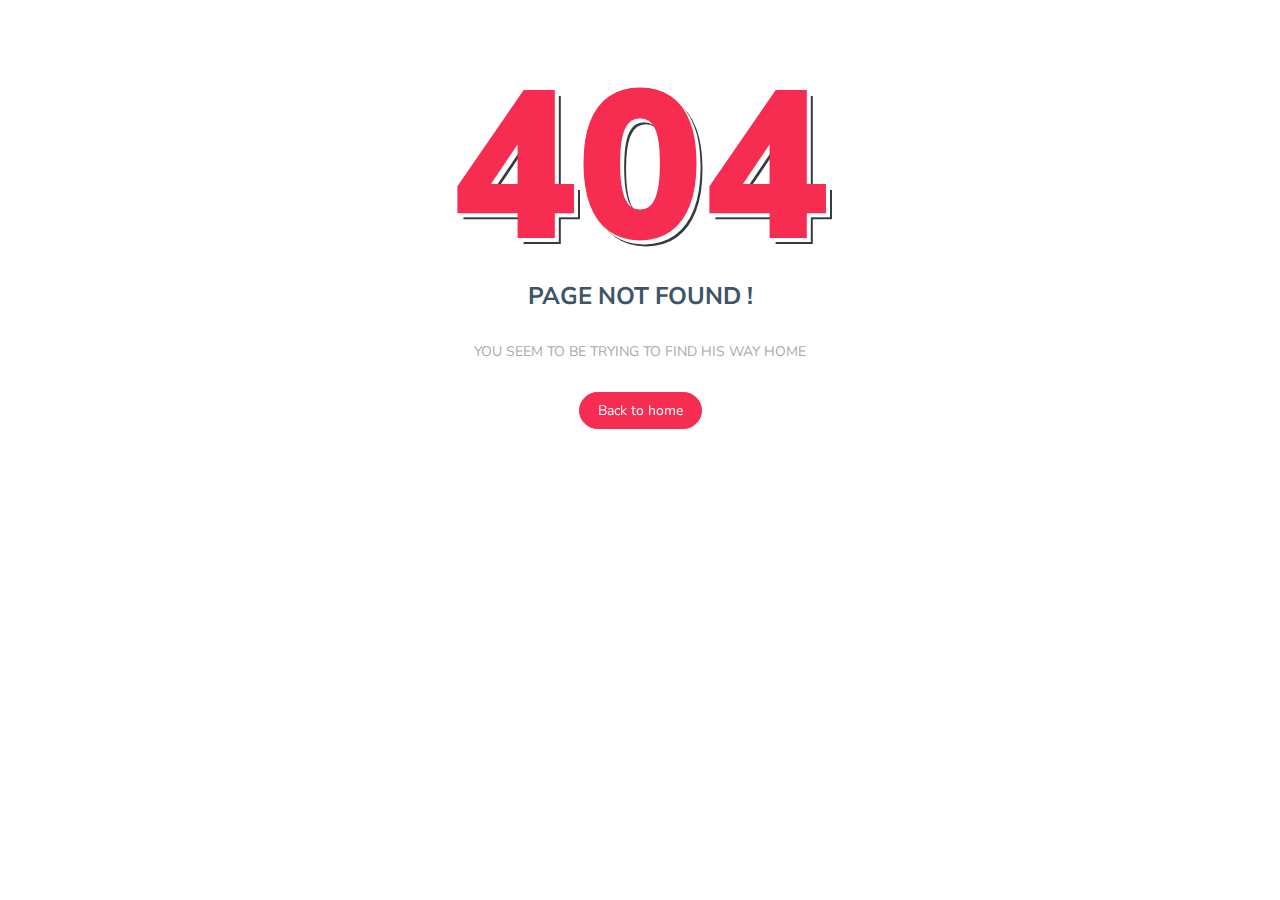
<file: dashboard/dashboard-html/ltr/error-404.html>
<!DOCTYPE html>
<html dir="ltr">

<head>
    <meta charset="utf-8">
    <meta http-equiv="X-UA-Compatible" content="IE=edge">
    <!-- Tell the browser to be responsive to screen width -->
    <meta name="viewport" content="width=device-width, initial-scale=1">
    <meta name="description" content="">
    <meta name="author" content="">
    <!-- Favicon icon -->
    <link rel="icon" type="image/png" sizes="16x16" href="../../assets/images/favicon.png">
    <title>Xtreme Admin Template - The Ultimate Multipurpose admin template</title>
    <!-- Custom CSS -->
    <link href="../../dist/css/style.min.css" rel="stylesheet">
    <!-- HTML5 Shim and Respond.js IE8 support of HTML5 elements and media queries -->
    <!-- WARNING: Respond.js doesn't work if you view the page via file:// -->
    <!--[if lt IE 9]>
    <script src="https://oss.maxcdn.com/libs/html5shiv/3.7.0/html5shiv.js"></script>
    <script src="https://oss.maxcdn.com/libs/respond.js/1.4.2/respond.min.js"></script>
<![endif]-->
</head>

<body>
    <div class="main-wrapper">
        <!-- ============================================================== -->
        <!-- Preloader - style you can find in spinners.css -->
        <!-- ============================================================== -->
        <div class="preloader">
            <div class="lds-ripple">
                <div class="lds-pos"></div>
                <div class="lds-pos"></div>
            </div>
        </div>
        <!-- ============================================================== -->
        <!-- Preloader - style you can find in spinners.css -->
        <!-- ============================================================== -->
        <!-- ============================================================== -->
        <!-- Login box.scss -->
        <!-- ============================================================== -->
        <div class="error-box">
            <div class="error-body text-center">
                <h1 class="error-title text-danger">404</h1>
                <h3 class="text-uppercase error-subtitle">PAGE NOT FOUND !</h3>
                <p class="text-muted m-t-30 m-b-30">YOU SEEM TO BE TRYING TO FIND HIS WAY HOME</p>
                <a href="index.html" class="btn btn-danger btn-rounded waves-effect waves-light m-b-40">Back to home</a> </div>
        </div>
        <!-- ============================================================== -->
        <!-- Login box.scss -->
        <!-- ============================================================== -->
        <!-- ============================================================== -->
        <!-- Page wrapper scss in scafholding.scss -->
        <!-- ============================================================== -->
        <!-- ============================================================== -->
        <!-- Page wrapper scss in scafholding.scss -->
        <!-- ============================================================== -->
        <!-- ============================================================== -->
        <!-- Right Sidebar -->
        <!-- ============================================================== -->
        <!-- ============================================================== -->
        <!-- Right Sidebar -->
        <!-- ============================================================== -->
    </div>
    <!-- ============================================================== -->
    <!-- All Required js -->
    <!-- ============================================================== -->
    <script src="../../assets/libs/jquery/dist/jquery.min.js"></script>
    <!-- Bootstrap tether Core JavaScript -->
    <script src="../../assets/libs/popper.js/dist/umd/popper.min.js"></script>
    <script src="../../assets/libs/bootstrap/dist/js/bootstrap.min.js"></script>
    <!-- ============================================================== -->
    <!-- This page plugin js -->
    <!-- ============================================================== -->
    <script>
    $('[data-toggle="tooltip"]').tooltip();
    $(".preloader").fadeOut();
    </script>
</body>

</html>
</file>
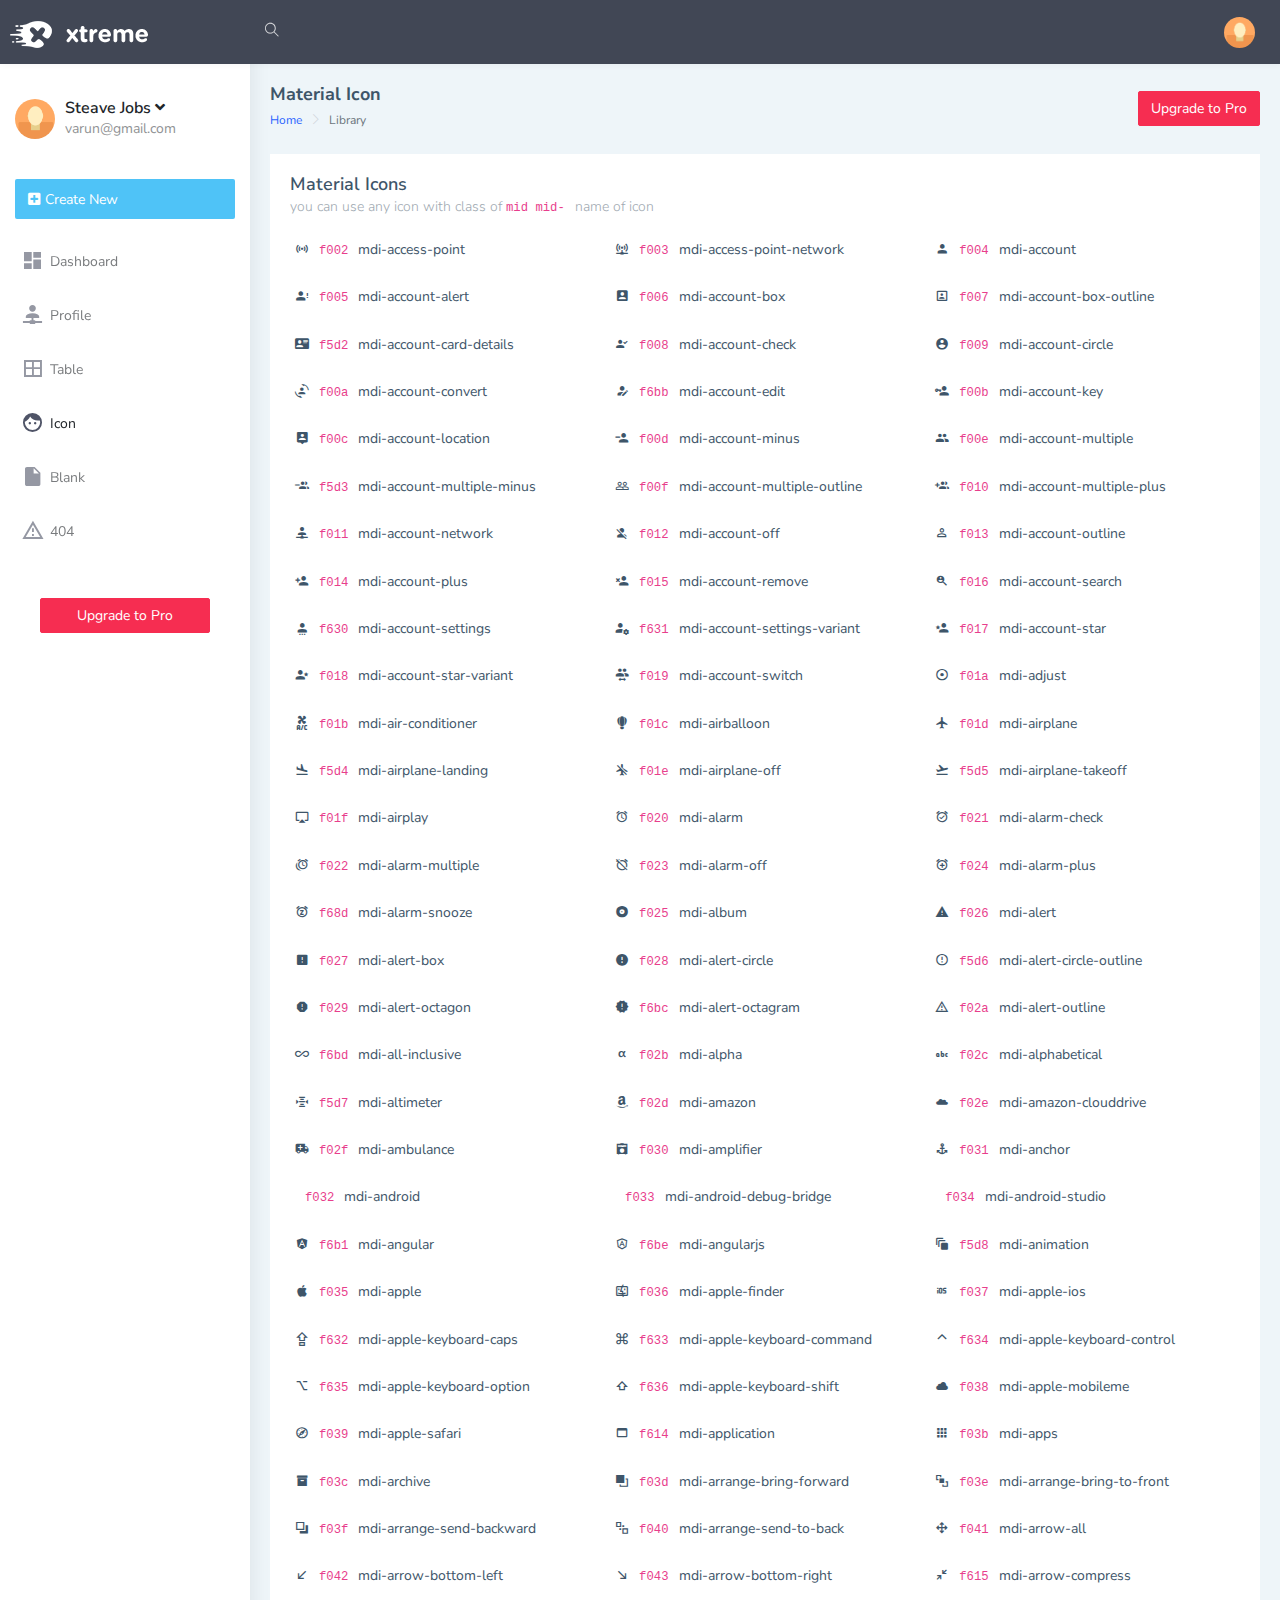
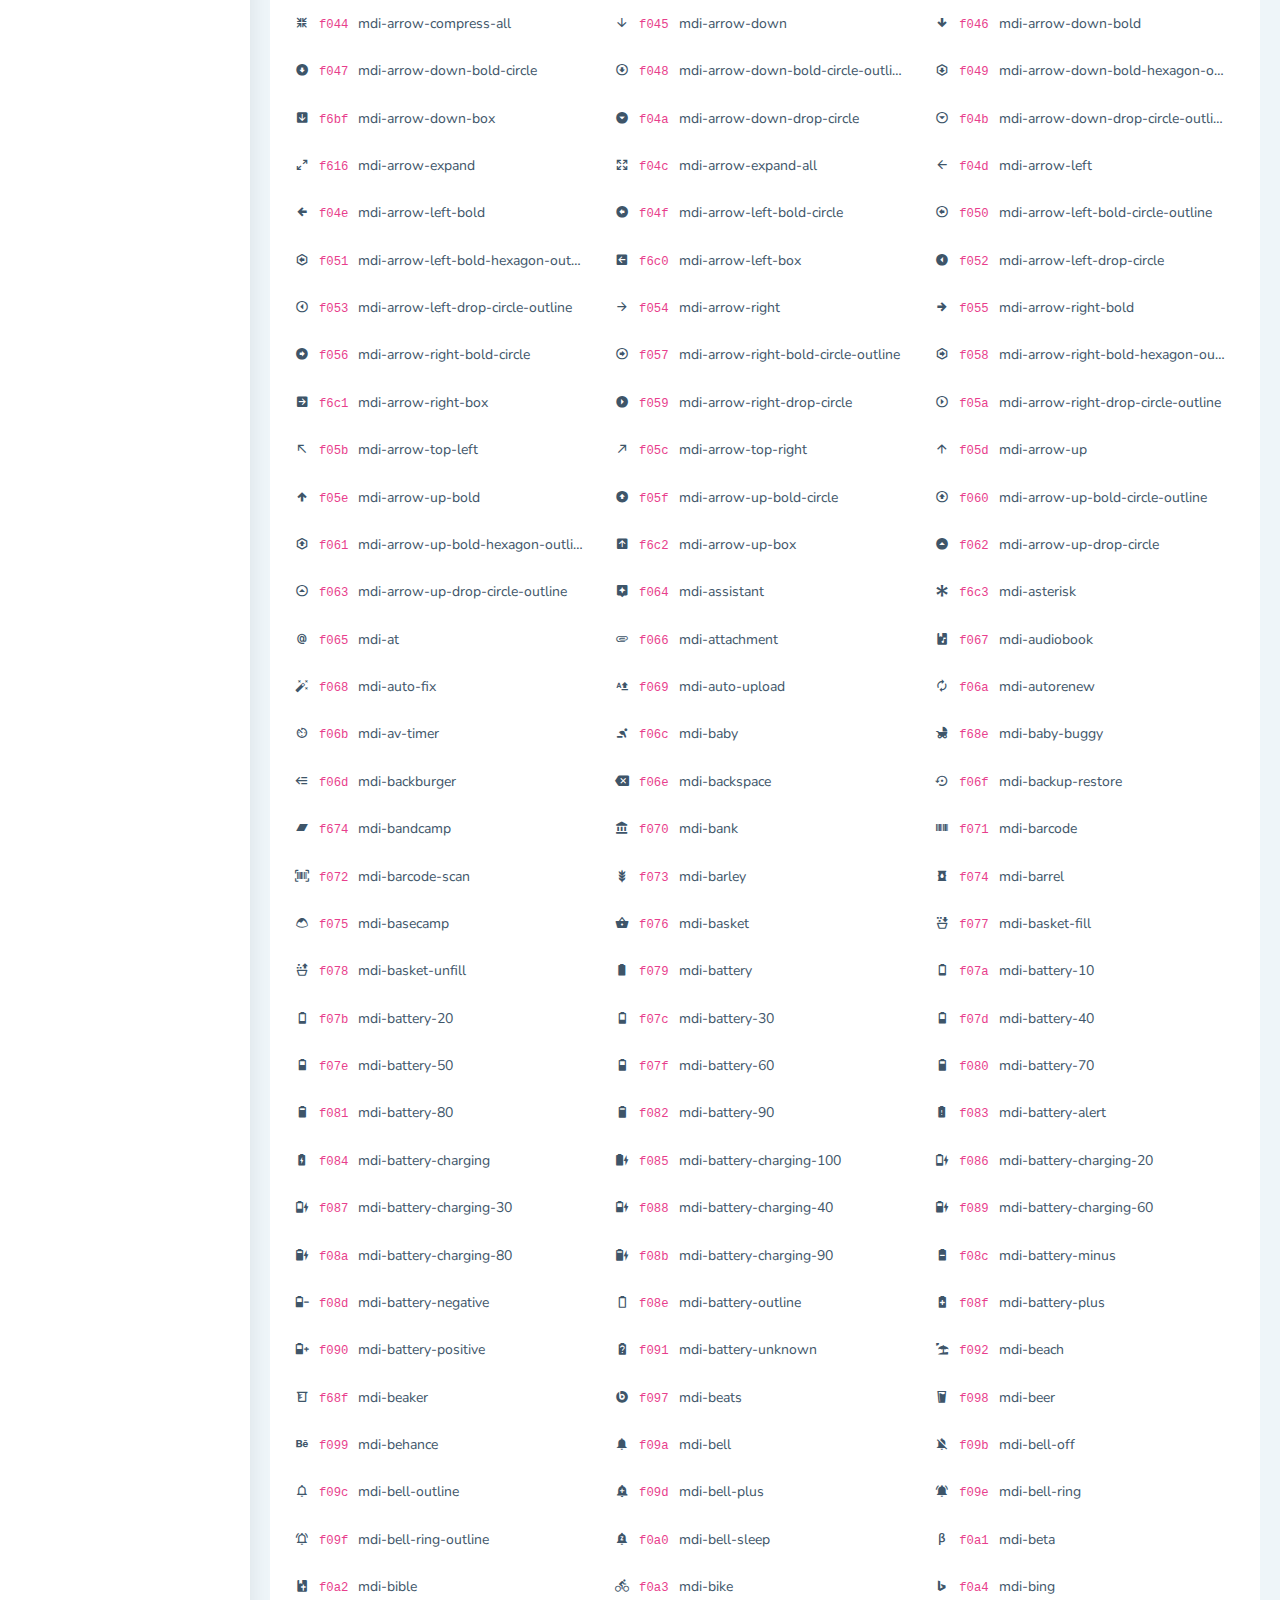
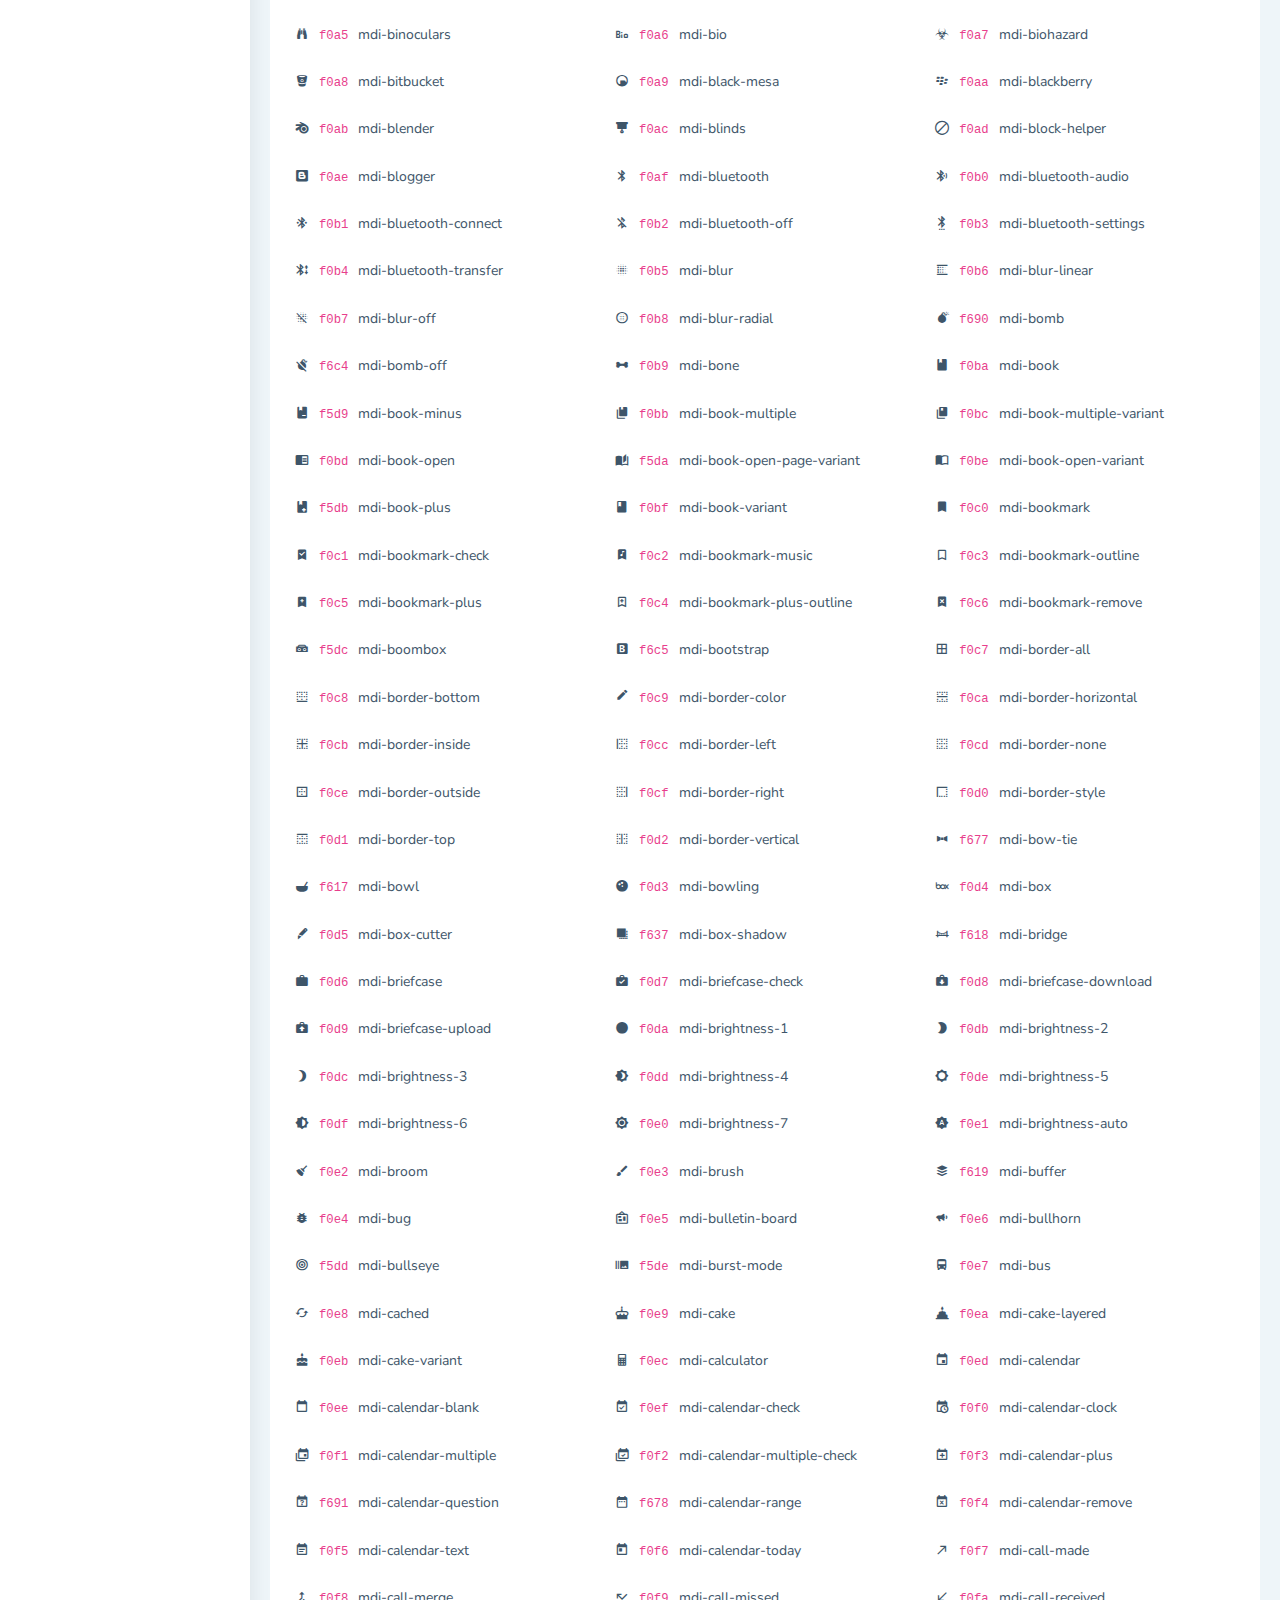
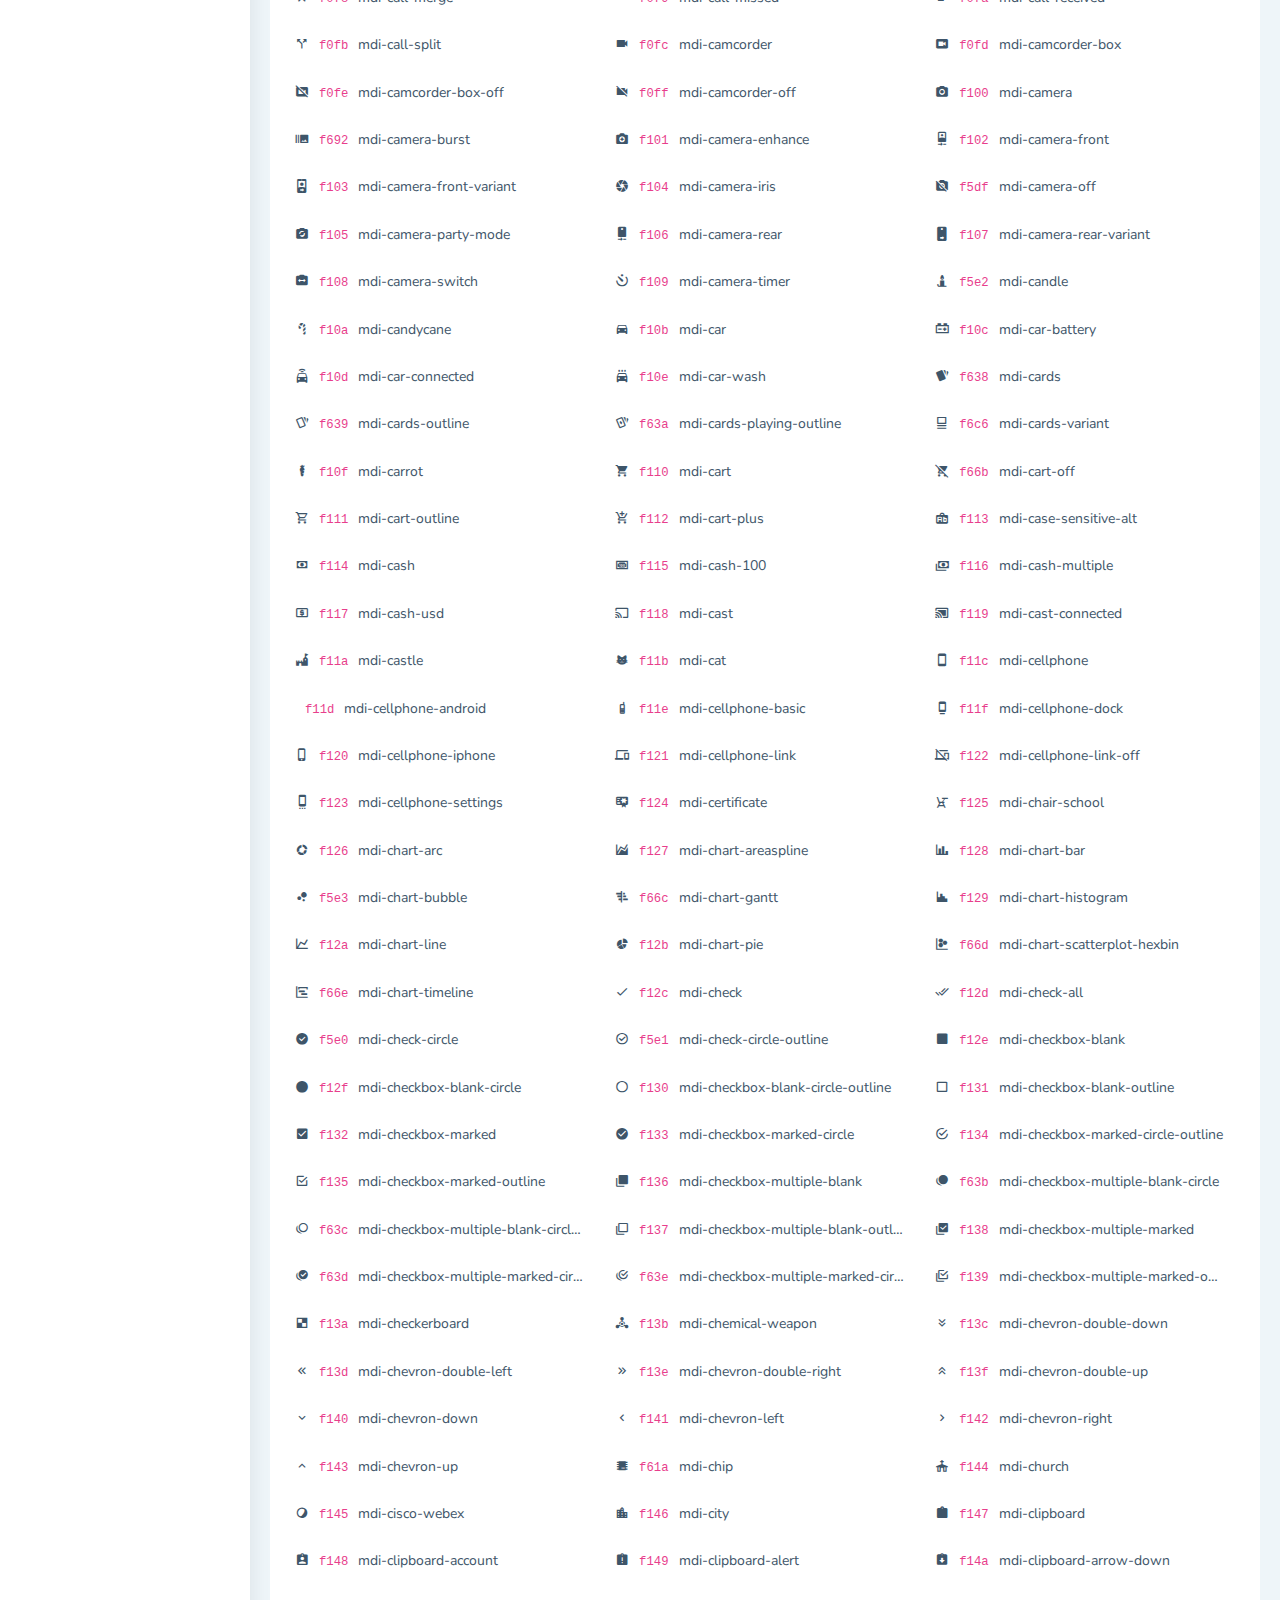
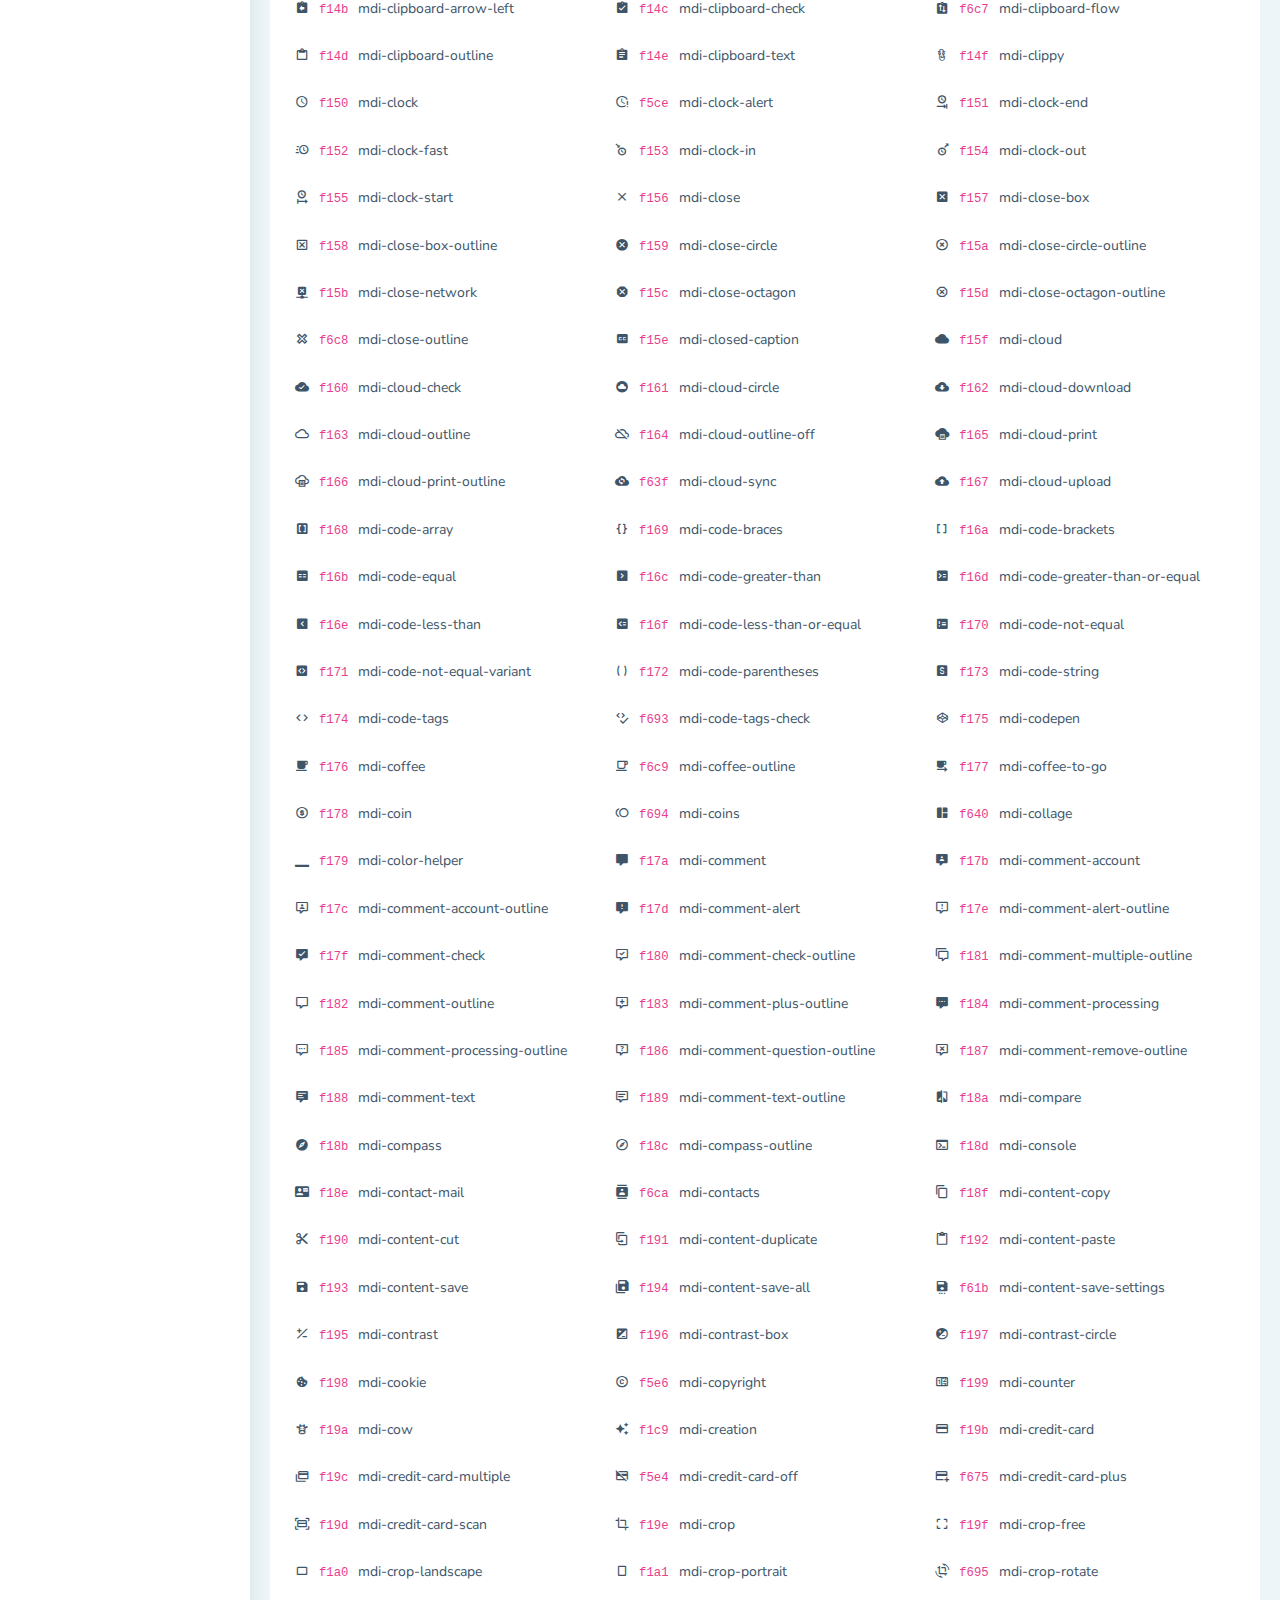
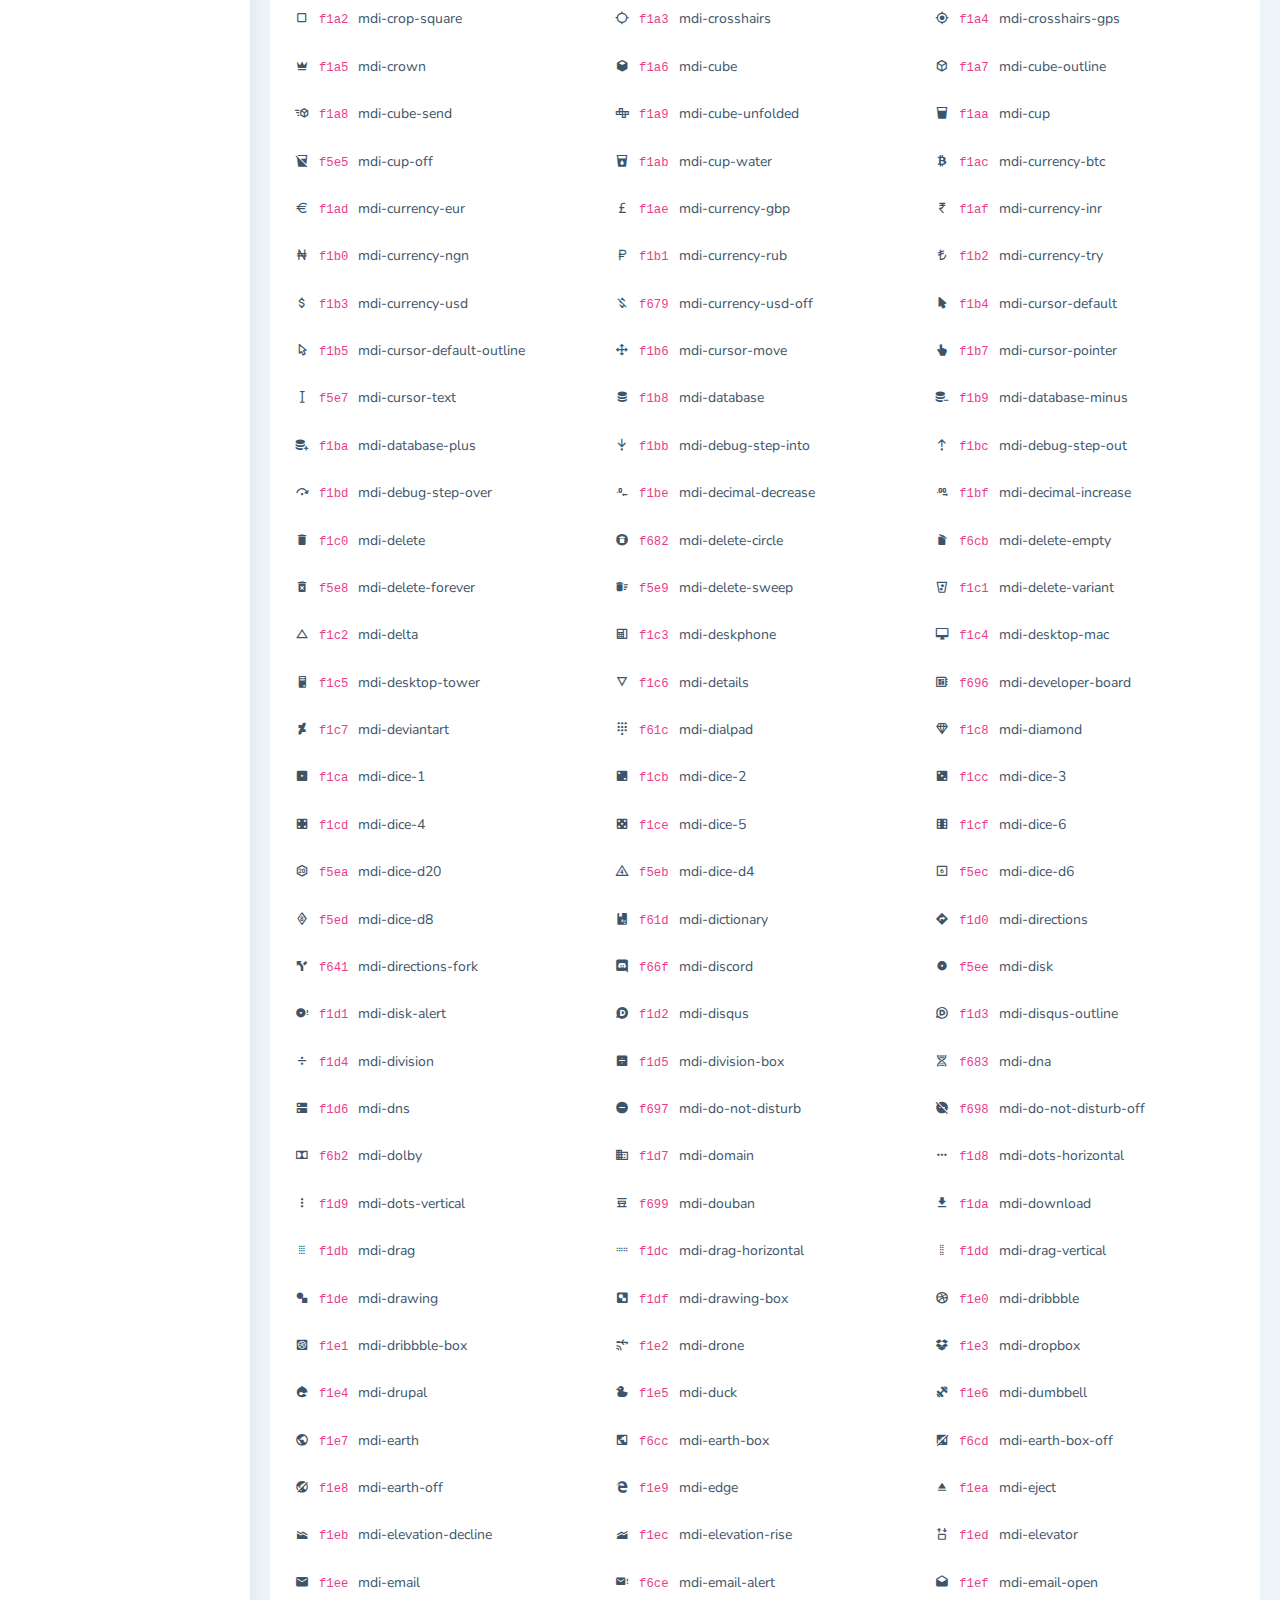
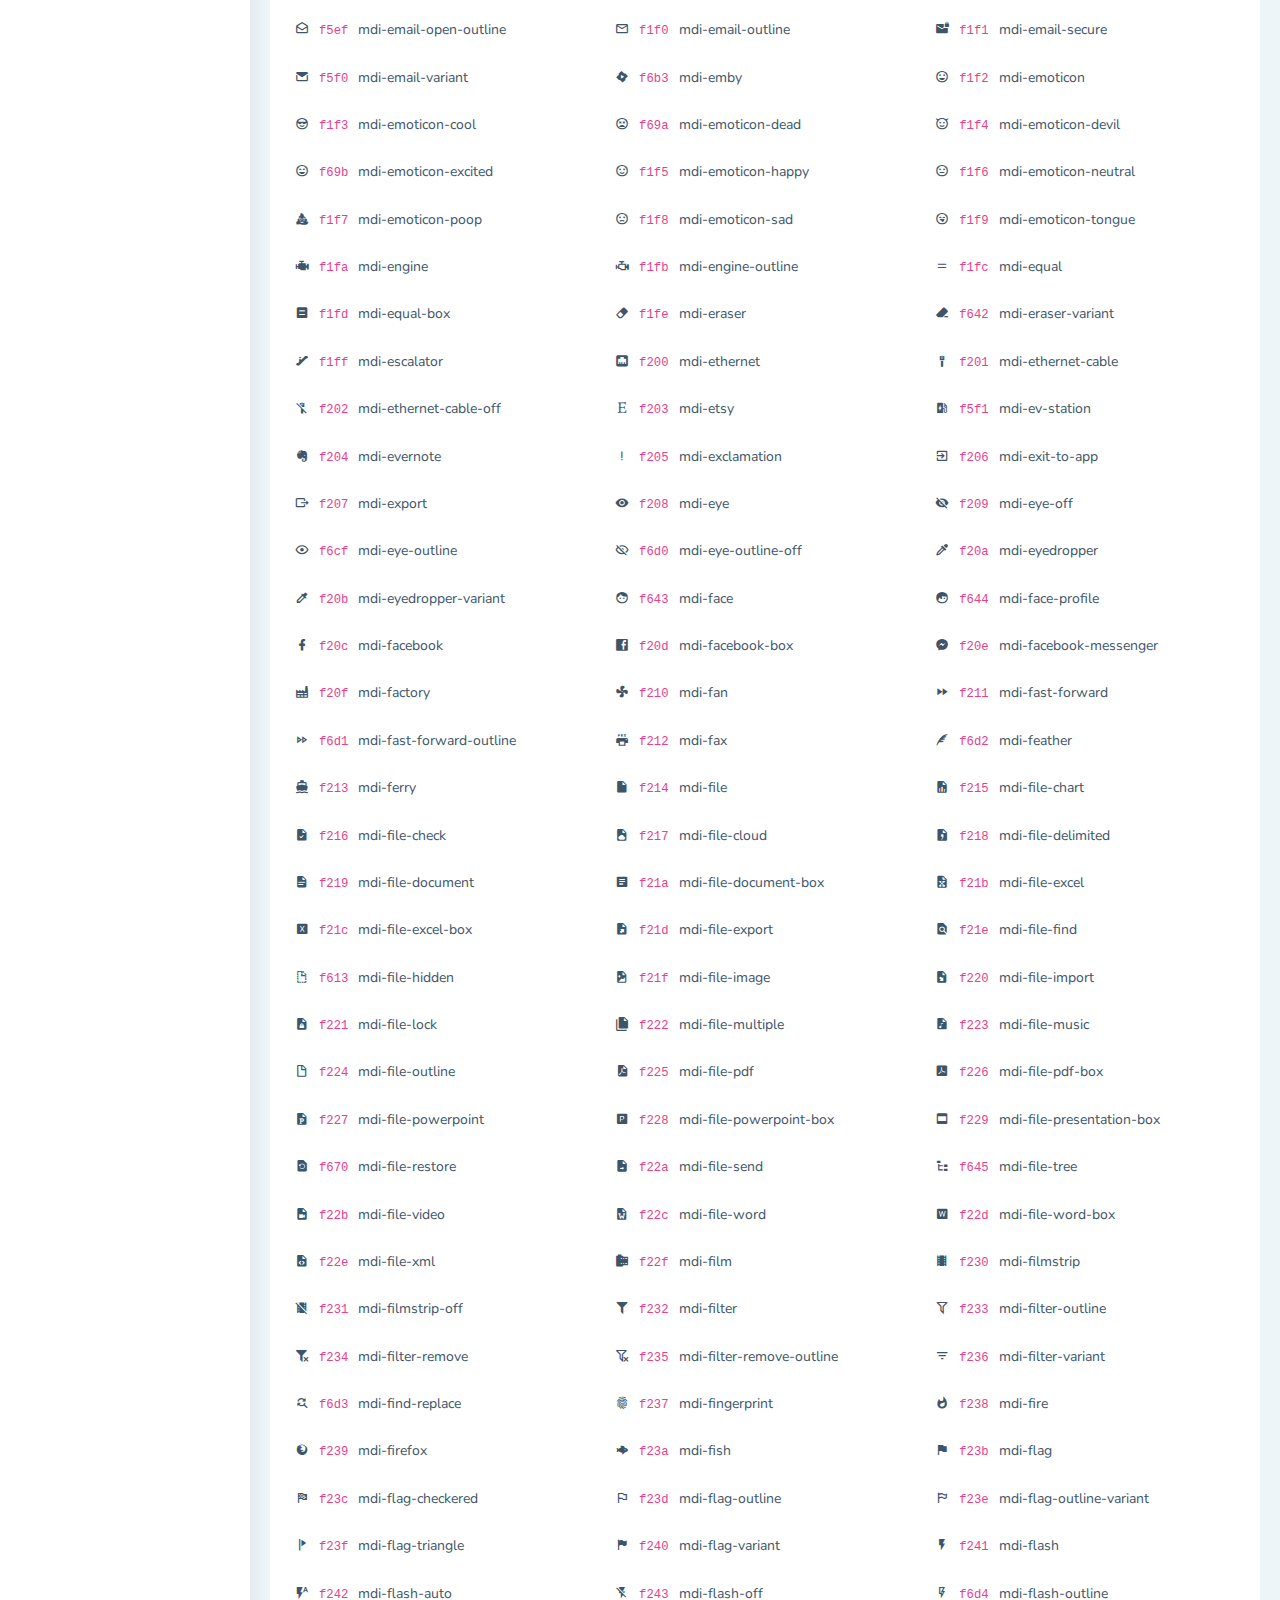
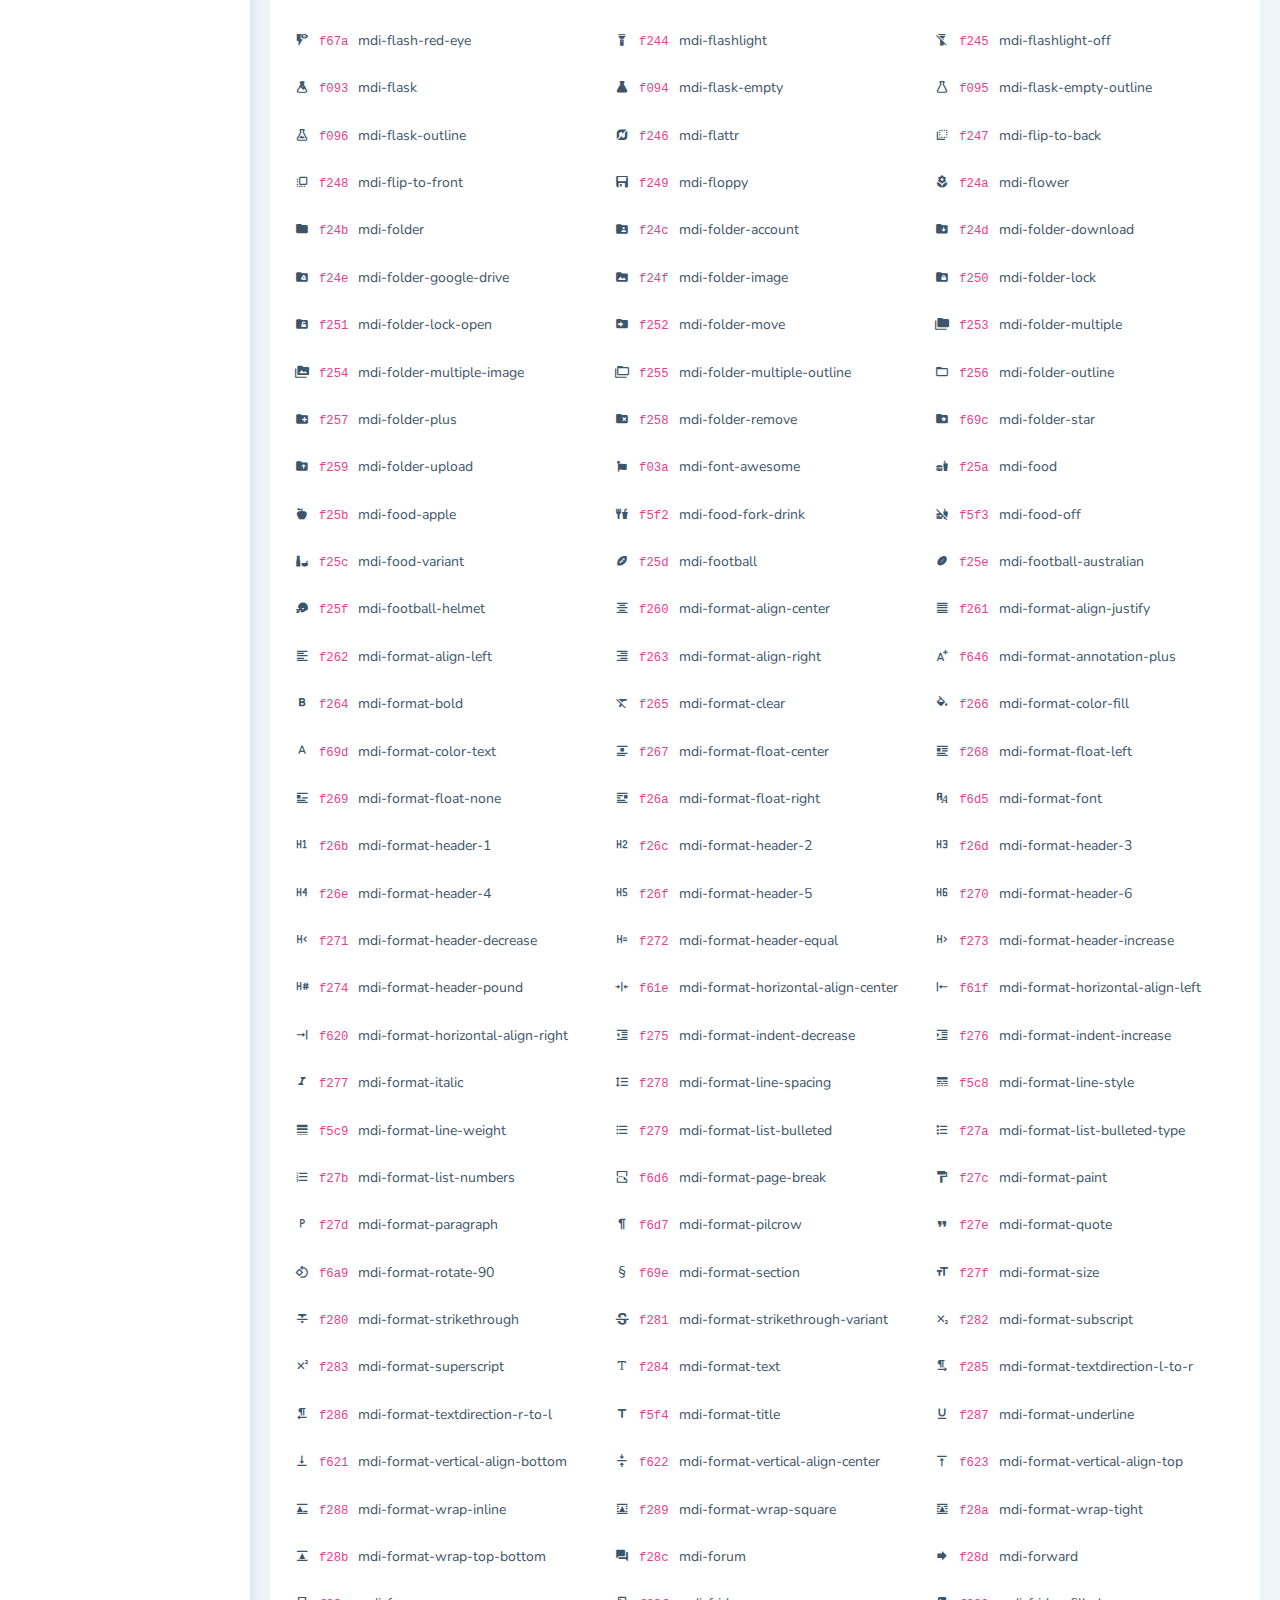
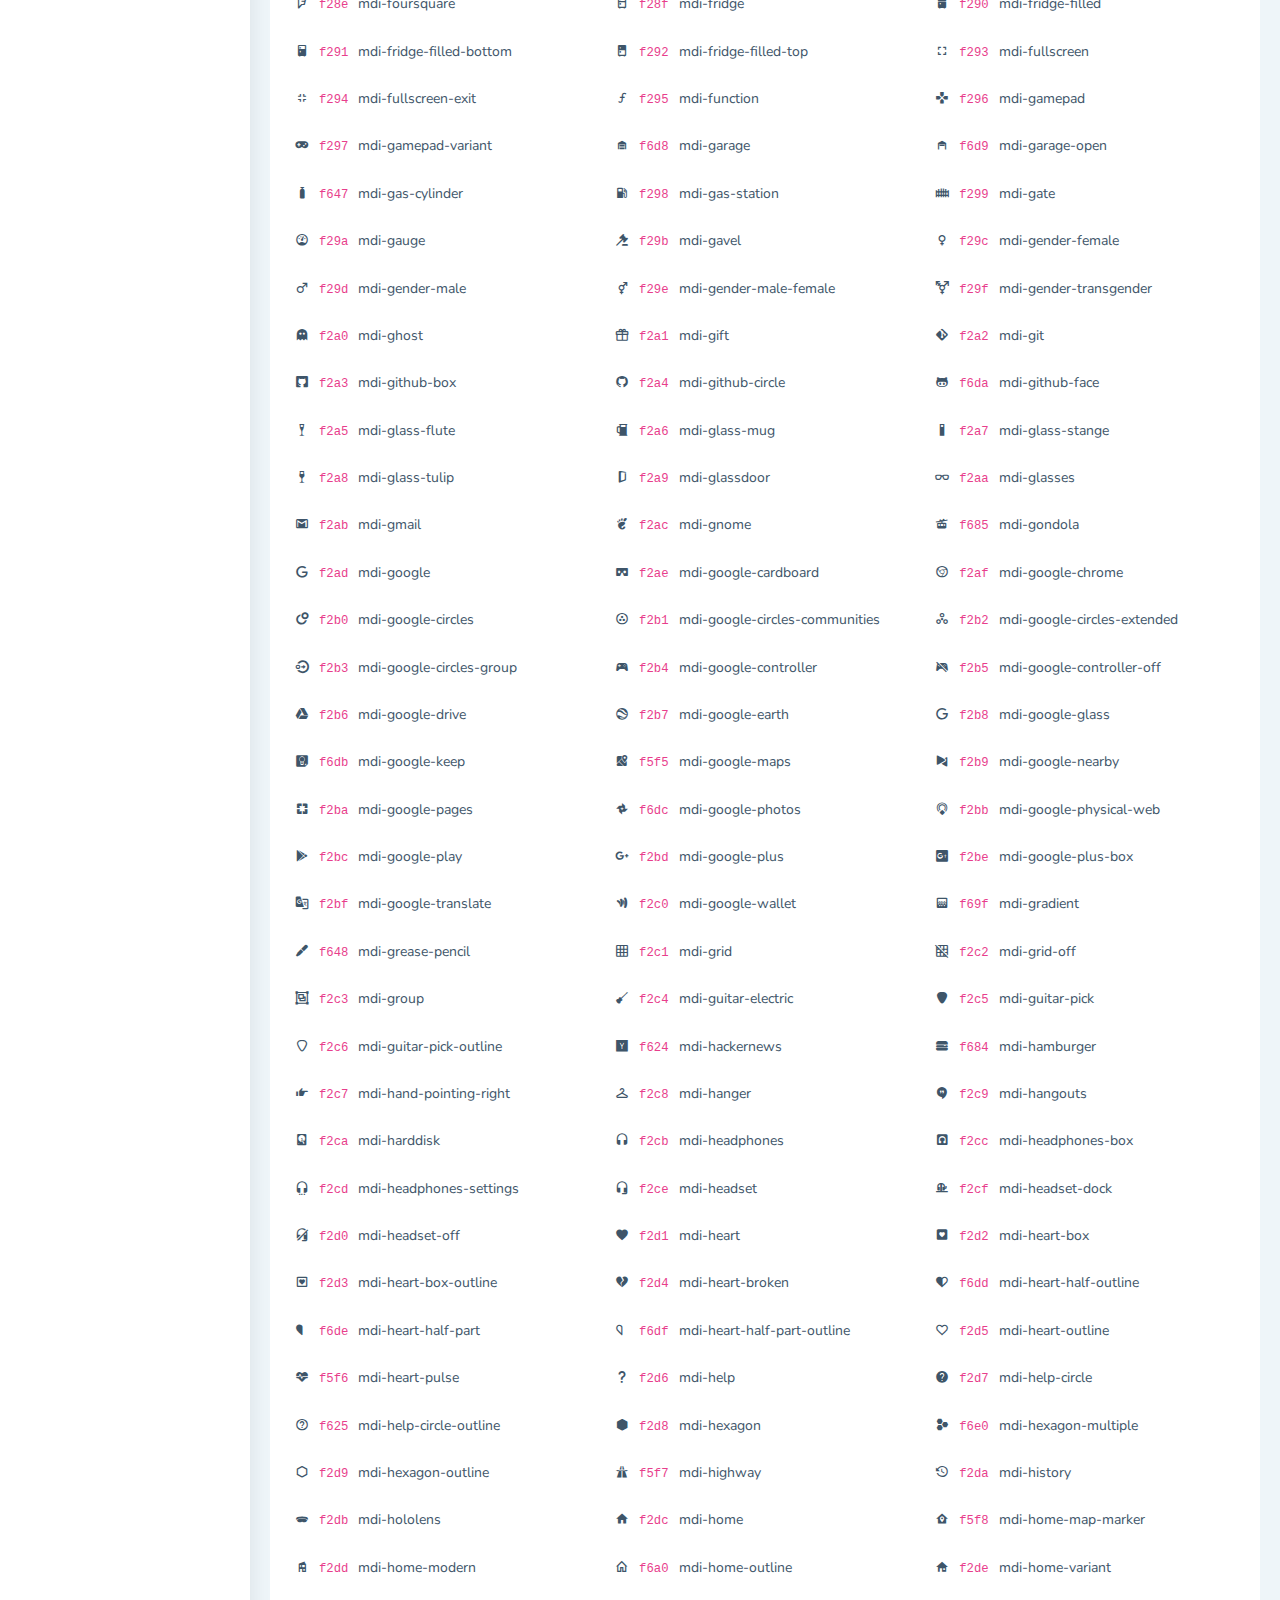
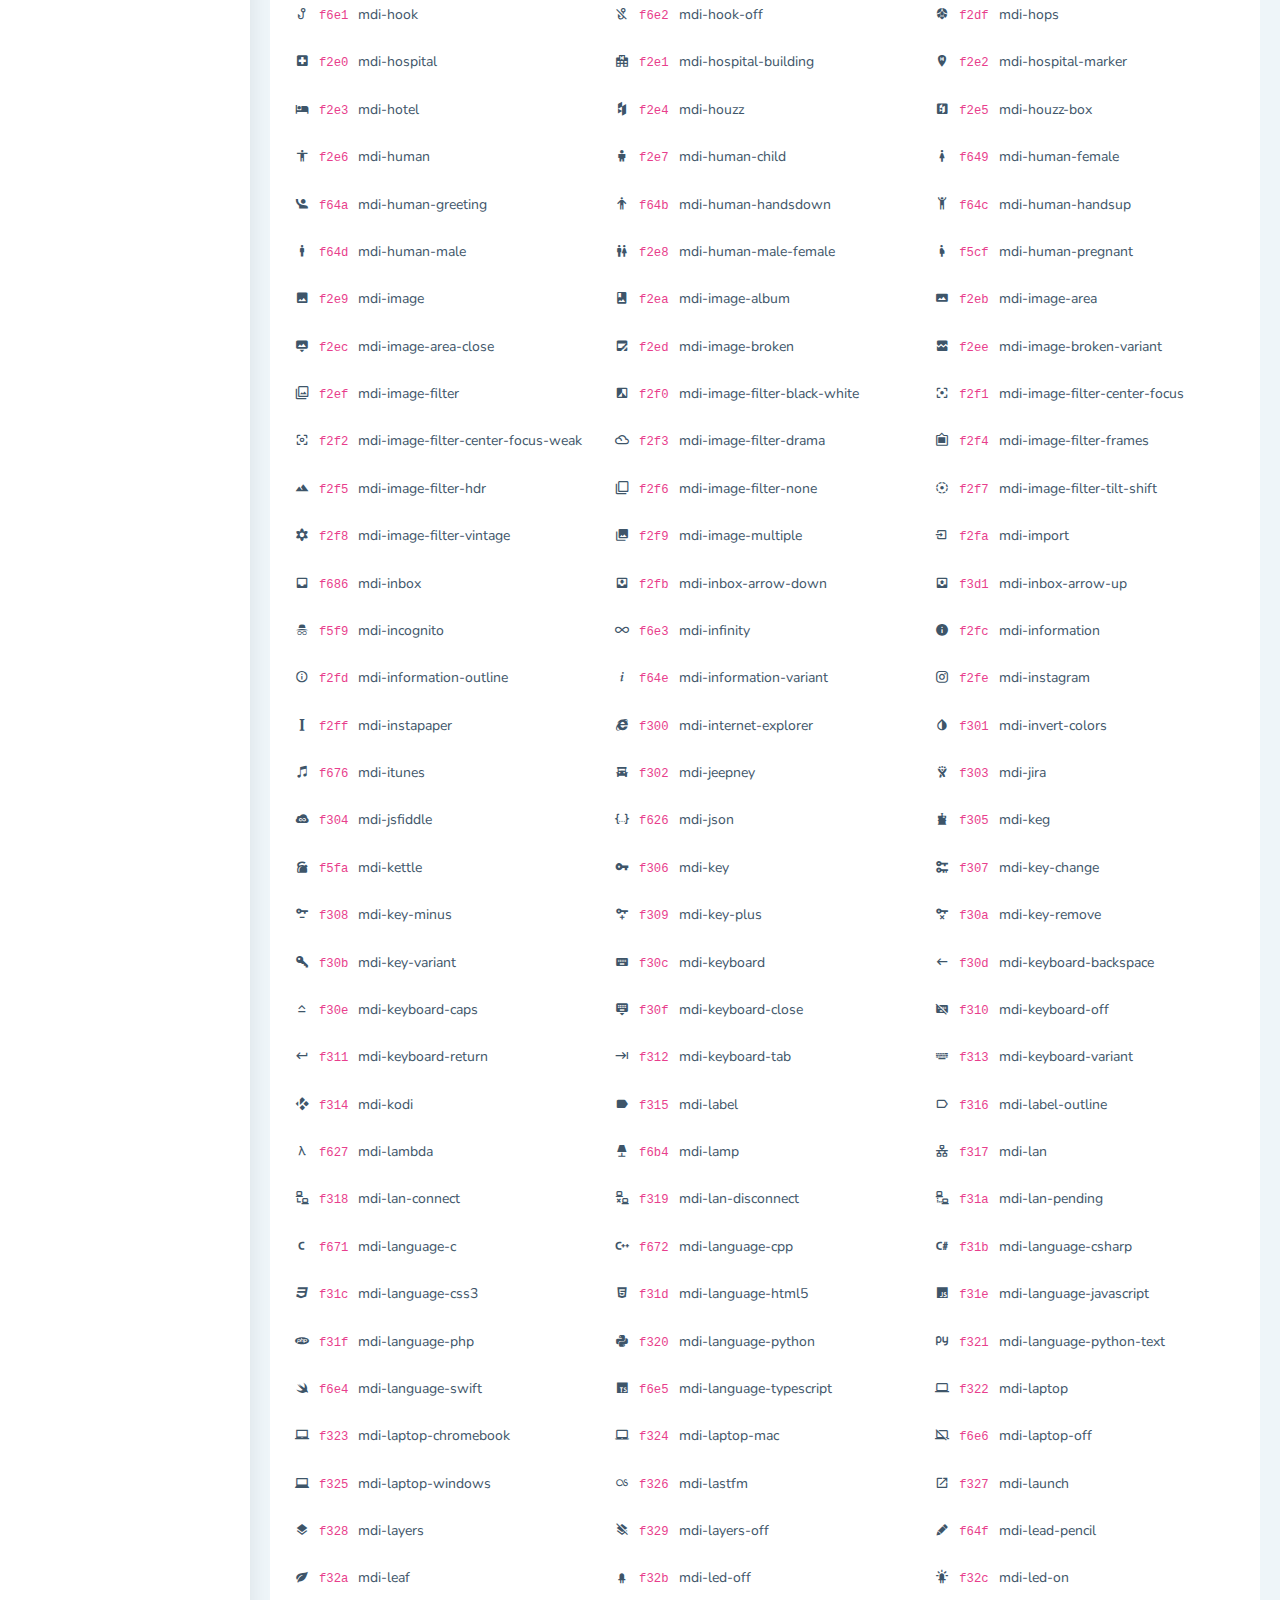
<file: dashboard/dashboard-html/ltr/icon-material.html>
<!DOCTYPE html>
<html dir="ltr" lang="en">

<head>
    <meta charset="utf-8">
    <meta http-equiv="X-UA-Compatible" content="IE=edge">
    <!-- Tell the browser to be responsive to screen width -->
    <meta name="viewport" content="width=device-width, initial-scale=1">
    <meta name="description" content="">
    <meta name="author" content="">
    <!-- Favicon icon -->
    <link rel="icon" type="image/png" sizes="16x16" href="../../assets/images/favicon.png">
    <title>Xtreme Admin Template - The Ultimate Multipurpose admin template</title>
    <!-- Custom CSS -->
    <link href="../../dist/css/style.min.css" rel="stylesheet">
    <!-- HTML5 Shim and Respond.js IE8 support of HTML5 elements and media queries -->
    <!-- WARNING: Respond.js doesn't work if you view the page via file:// -->
    <!--[if lt IE 9]>
    <script src="https://oss.maxcdn.com/libs/html5shiv/3.7.0/html5shiv.js"></script>
    <script src="https://oss.maxcdn.com/libs/respond.js/1.4.2/respond.min.js"></script>
<![endif]-->
</head>

<body>
    <!-- ============================================================== -->
    <!-- Preloader - style you can find in spinners.css -->
    <!-- ============================================================== -->
    <div class="preloader">
        <div class="lds-ripple">
            <div class="lds-pos"></div>
            <div class="lds-pos"></div>
        </div>
    </div>
    <!-- ============================================================== -->
    <!-- Main wrapper - style you can find in pages.scss -->
    <!-- ============================================================== -->
    <div id="main-wrapper" data-layout="vertical" data-navbarbg="skin5" data-sidebartype="full" data-sidebar-position="absolute" data-header-position="absolute" data-boxed-layout="full">
        <!-- ============================================================== -->
        <!-- Topbar header - style you can find in pages.scss -->
        <!-- ============================================================== -->
        <header class="topbar" data-navbarbg="skin5">
            <nav class="navbar top-navbar navbar-expand-md navbar-dark">
                <div class="navbar-header" data-logobg="skin5">
                    <!-- ============================================================== -->
                    <!-- Logo -->
                    <!-- ============================================================== -->
                    <a class="navbar-brand" href="index.html">
                        <!-- Logo icon -->
                        <b class="logo-icon">
                            <!--You can put here icon as well // <i class="wi wi-sunset"></i> //-->
                            <!-- Dark Logo icon -->
                            <img src="../../assets/images/logo-icon.png" alt="homepage" class="dark-logo" />
                            <!-- Light Logo icon -->
                            <img src="../../assets/images/logo-light-icon.png" alt="homepage" class="light-logo" />
                        </b>
                        <!--End Logo icon -->
                        <!-- Logo text -->
                        <span class="logo-text">
                             <!-- dark Logo text -->
                             <img src="../../assets/images/logo-text.png" alt="homepage" class="dark-logo" />
                             <!-- Light Logo text -->    
                             <img src="../../assets/images/logo-light-text.png" class="light-logo" alt="homepage" />
                        </span>
                    </a>
                    <!-- ============================================================== -->
                    <!-- End Logo -->
                    <!-- ============================================================== -->
                    <!-- This is for the sidebar toggle which is visible on mobile only -->
                    <a class="nav-toggler waves-effect waves-light d-block d-md-none" href="javascript:void(0)"><i class="ti-menu ti-close"></i></a>
                </div>
                <!-- ============================================================== -->
                <!-- End Logo -->
                <!-- ============================================================== -->
                <div class="navbar-collapse collapse" id="navbarSupportedContent" data-navbarbg="skin5">
                    <!-- ============================================================== -->
                    <!-- toggle and nav items -->
                    <!-- ============================================================== -->
                    <ul class="navbar-nav float-left mr-auto">
                        <!-- ============================================================== -->
                        <!-- Search -->
                        <!-- ============================================================== -->
                        <li class="nav-item search-box"> <a class="nav-link waves-effect waves-dark" href="javascript:void(0)"><i class="ti-search"></i></a>
                            <form class="app-search position-absolute">
                                <input type="text" class="form-control" placeholder="Search &amp; enter"> <a class="srh-btn"><i class="ti-close"></i></a>
                            </form>
                        </li>
                    </ul>
                    <!-- ============================================================== -->
                    <!-- Right side toggle and nav items -->
                    <!-- ============================================================== -->
                    <ul class="navbar-nav float-right">
                        <!-- ============================================================== -->
                        <!-- User profile and search -->
                        <!-- ============================================================== -->
                        <li class="nav-item dropdown">
                            <a class="nav-link dropdown-toggle text-muted waves-effect waves-dark pro-pic" href="" data-toggle="dropdown" aria-haspopup="true" aria-expanded="false"><img src="../../assets/images/users/1.jpg" alt="user" class="rounded-circle" width="31"></a>
                            <div class="dropdown-menu dropdown-menu-right user-dd animated">
                                <a class="dropdown-item" href="javascript:void(0)"><i class="ti-user m-r-5 m-l-5"></i> My Profile</a>
                                <a class="dropdown-item" href="javascript:void(0)"><i class="ti-wallet m-r-5 m-l-5"></i> My Balance</a>
                                <a class="dropdown-item" href="javascript:void(0)"><i class="ti-email m-r-5 m-l-5"></i> Inbox</a>
                            </div>
                        </li>
                        <!-- ============================================================== -->
                        <!-- User profile and search -->
                        <!-- ============================================================== -->
                    </ul>
                </div>
            </nav>
        </header>
        <!-- ============================================================== -->
        <!-- End Topbar header -->
        <!-- ============================================================== -->
        <!-- ============================================================== -->
        <!-- Left Sidebar - style you can find in sidebar.scss  -->
        <!-- ============================================================== -->
        <aside class="left-sidebar" data-sidebarbg="skin6">
            <!-- Sidebar scroll-->
            <div class="scroll-sidebar">
                <!-- Sidebar navigation-->
                <nav class="sidebar-nav">
                    <ul id="sidebarnav">
                        <!-- User Profile-->
                        <li>
                            <!-- User Profile-->
                            <div class="user-profile d-flex no-block dropdown m-t-20">
                                <div class="user-pic"><img src="../../assets/images/users/1.jpg" alt="users" class="rounded-circle" width="40" /></div>
                                <div class="user-content hide-menu m-l-10">
                                    <a href="javascript:void(0)" class="" id="Userdd" role="button" data-toggle="dropdown" aria-haspopup="true" aria-expanded="false">
                                        <h5 class="m-b-0 user-name font-medium">Steave Jobs <i class="fa fa-angle-down"></i></h5>
                                        <span class="op-5 user-email">varun@gmail.com</span>
                                    </a>
                                    <div class="dropdown-menu dropdown-menu-right" aria-labelledby="Userdd">
                                        <a class="dropdown-item" href="javascript:void(0)"><i class="ti-user m-r-5 m-l-5"></i> My Profile</a>
                                        <a class="dropdown-item" href="javascript:void(0)"><i class="ti-wallet m-r-5 m-l-5"></i> My Balance</a>
                                        <a class="dropdown-item" href="javascript:void(0)"><i class="ti-email m-r-5 m-l-5"></i> Inbox</a>
                                        <div class="dropdown-divider"></div>
                                        <a class="dropdown-item" href="javascript:void(0)"><i class="ti-settings m-r-5 m-l-5"></i> Account Setting</a>
                                        <div class="dropdown-divider"></div>
                                        <a class="dropdown-item" href="javascript:void(0)"><i class="fa fa-power-off m-r-5 m-l-5"></i> Logout</a>
                                    </div>
                                </div>
                            </div>
                            <!-- End User Profile-->
                        </li>
                        <li class="p-15 m-t-10"><a href="javascript:void(0)" class="btn btn-block create-btn text-white no-block d-flex align-items-center"><i class="fa fa-plus-square"></i> <span class="hide-menu m-l-5">Create New</span> </a></li>
                        <!-- User Profile-->
                        <li class="sidebar-item"> <a class="sidebar-link waves-effect waves-dark sidebar-link" href="index.html" aria-expanded="false"><i class="mdi mdi-view-dashboard"></i><span class="hide-menu">Dashboard</span></a></li>
                        <li class="sidebar-item"> <a class="sidebar-link waves-effect waves-dark sidebar-link" href="pages-profile.html" aria-expanded="false"><i class="mdi mdi-account-network"></i><span class="hide-menu">Profile</span></a></li>
                        <li class="sidebar-item"> <a class="sidebar-link waves-effect waves-dark sidebar-link" href="table-basic.html" aria-expanded="false"><i class="mdi mdi-border-all"></i><span class="hide-menu">Table</span></a></li>
                        <li class="sidebar-item"> <a class="sidebar-link waves-effect waves-dark sidebar-link" href="icon-material.html" aria-expanded="false"><i class="mdi mdi-face"></i><span class="hide-menu">Icon</span></a></li>
                        <li class="sidebar-item"> <a class="sidebar-link waves-effect waves-dark sidebar-link" href="starter-kit.html" aria-expanded="false"><i class="mdi mdi-file"></i><span class="hide-menu">Blank</span></a></li>
                        <li class="sidebar-item"> <a class="sidebar-link waves-effect waves-dark sidebar-link" href="error-404.html" aria-expanded="false"><i class="mdi mdi-alert-outline"></i><span class="hide-menu">404</span></a></li>
                        <li class="text-center p-40 upgrade-btn">
                            <a href="https://wrappixel.com/templates/xtremeadmin/" class="btn btn-block btn-danger text-white" target="_blank">Upgrade to Pro</a>
                        </li>
                    </ul>
                    
                </nav>
                <!-- End Sidebar navigation -->
            </div>
            <!-- End Sidebar scroll-->
        </aside>
        <!-- ============================================================== -->
        <!-- End Left Sidebar - style you can find in sidebar.scss  -->
        <!-- ============================================================== -->
        <!-- ============================================================== -->
        <!-- Page wrapper  -->
        <!-- ============================================================== -->
        <div class="page-wrapper">
            <!-- ============================================================== -->
            <!-- Bread crumb and right sidebar toggle -->
            <!-- ============================================================== -->
            <div class="page-breadcrumb">
                <div class="row align-items-center">
                    <div class="col-5">
                        <h4 class="page-title">Material Icon </h4>
                        <div class="d-flex align-items-center">
                            <nav aria-label="breadcrumb">
                                <ol class="breadcrumb">
                                    <li class="breadcrumb-item"><a href="#">Home</a></li>
                                    <li class="breadcrumb-item active" aria-current="page">Library</li>
                                </ol>
                            </nav>
                        </div>
                    </div>
                    <div class="col-7">
                        <div class="text-right upgrade-btn">
                            <a href="https://wrappixel.com/templates/xtremeadmin/" class="btn btn-danger text-white" target="_blank">Upgrade to Pro</a>
                        </div>
                    </div>
                </div>
            </div>
            <!-- ============================================================== -->
            <!-- End Bread crumb and right sidebar toggle -->
            <!-- ============================================================== -->
            <!-- ============================================================== -->
            <!-- Container fluid  -->
            <!-- ============================================================== -->
            <div class="container-fluid">
                <!-- ============================================================== -->
                <!-- Start Page Content -->
                <!-- ============================================================== -->
                <div class="row">
                    <div class="col-12">
                        <div class="card">
                            <div class="card-body">
                                <h4 class="card-title">Material Icons</h4>
                                <h6 class="card-subtitle">you can use any icon with class of <code class="m-r-10">mid mid-</code>name of icon</h6>
                                <div class="material-icon-list-demo">
                                    <div class="row icons" id="icons">
                                        <div class="m-icon"><i class="m-r-10 mdi mdi-access-point"></i><code class="m-r-10">f002</code><span>mdi-access-point</span></div>
                                        <div class="m-icon"><i class="m-r-10 mdi mdi-access-point-network"></i><code class="m-r-10">f003</code><span>mdi-access-point-network</span></div>
                                        <div class="m-icon"><i class="m-r-10 mdi mdi-account"></i><code class="m-r-10">f004</code><span>mdi-account</span></div>
                                        <div class="m-icon"><i class="m-r-10 mdi mdi-account-alert"></i><code class="m-r-10">f005</code><span>mdi-account-alert</span></div>
                                        <div class="m-icon"><i class="m-r-10 mdi mdi-account-box"></i><code class="m-r-10">f006</code><span>mdi-account-box</span></div>
                                        <div class="m-icon"><i class="m-r-10 mdi mdi-account-box-outline"></i><code class="m-r-10">f007</code><span>mdi-account-box-outline</span></div>
                                        <div class="m-icon"><i class="m-r-10 mdi mdi-account-card-details"></i><code class="m-r-10">f5d2</code><span>mdi-account-card-details</span></div>
                                        <div class="m-icon"><i class="m-r-10 mdi mdi-account-check"></i><code class="m-r-10">f008</code><span>mdi-account-check</span></div>
                                        <div class="m-icon"><i class="m-r-10 mdi mdi-account-circle"></i><code class="m-r-10">f009</code><span>mdi-account-circle</span></div>
                                        <div class="m-icon"><i class="m-r-10 mdi mdi-account-convert"></i><code class="m-r-10">f00a</code><span>mdi-account-convert</span></div>
                                        <div class="m-icon"><i class="m-r-10 mdi mdi-account-edit"></i><code class="m-r-10">f6bb</code><span>mdi-account-edit</span></div>
                                        <div class="m-icon"><i class="m-r-10 mdi mdi-account-key"></i><code class="m-r-10">f00b</code><span>mdi-account-key</span></div>
                                        <div class="m-icon"><i class="m-r-10 mdi mdi-account-location"></i><code class="m-r-10">f00c</code><span>mdi-account-location</span></div>
                                        <div class="m-icon"><i class="m-r-10 mdi mdi-account-minus"></i><code class="m-r-10">f00d</code><span>mdi-account-minus</span></div>
                                        <div class="m-icon"><i class="m-r-10 mdi mdi-account-multiple"></i><code class="m-r-10">f00e</code><span>mdi-account-multiple</span></div>
                                        <div class="m-icon"><i class="m-r-10 mdi mdi-account-multiple-minus"></i><code class="m-r-10">f5d3</code><span>mdi-account-multiple-minus</span></div>
                                        <div class="m-icon"><i class="m-r-10 mdi mdi-account-multiple-outline"></i><code class="m-r-10">f00f</code><span>mdi-account-multiple-outline</span></div>
                                        <div class="m-icon"><i class="m-r-10 mdi mdi-account-multiple-plus"></i><code class="m-r-10">f010</code><span>mdi-account-multiple-plus</span></div>
                                        <div class="m-icon"><i class="m-r-10 mdi mdi-account-network"></i><code class="m-r-10">f011</code><span>mdi-account-network</span></div>
                                        <div class="m-icon"><i class="m-r-10 mdi mdi-account-off"></i><code class="m-r-10">f012</code><span>mdi-account-off</span></div>
                                        <div class="m-icon"><i class="m-r-10 mdi mdi-account-outline"></i><code class="m-r-10">f013</code><span>mdi-account-outline</span></div>
                                        <div class="m-icon"><i class="m-r-10 mdi mdi-account-plus"></i><code class="m-r-10">f014</code><span>mdi-account-plus</span></div>
                                        <div class="m-icon"><i class="m-r-10 mdi mdi-account-remove"></i><code class="m-r-10">f015</code><span>mdi-account-remove</span></div>
                                        <div class="m-icon"><i class="m-r-10 mdi mdi-account-search"></i><code class="m-r-10">f016</code><span>mdi-account-search</span></div>
                                        <div class="m-icon"><i class="m-r-10 mdi mdi-account-settings"></i><code class="m-r-10">f630</code><span>mdi-account-settings</span></div>
                                        <div class="m-icon"><i class="m-r-10 mdi mdi-account-settings-variant"></i><code class="m-r-10">f631</code><span>mdi-account-settings-variant</span></div>
                                        <div class="m-icon"><i class="m-r-10 mdi mdi-account-star"></i><code class="m-r-10">f017</code><span>mdi-account-star</span></div>
                                        <div class="m-icon"><i class="m-r-10 mdi mdi-account-star-variant"></i><code class="m-r-10">f018</code><span>mdi-account-star-variant</span></div>
                                        <div class="m-icon"><i class="m-r-10 mdi mdi-account-switch"></i><code class="m-r-10">f019</code><span>mdi-account-switch</span></div>
                                        <div class="m-icon"><i class="m-r-10 mdi mdi-adjust"></i><code class="m-r-10">f01a</code><span>mdi-adjust</span></div>
                                        <div class="m-icon"><i class="m-r-10 mdi mdi-air-conditioner"></i><code class="m-r-10">f01b</code><span>mdi-air-conditioner</span></div>
                                        <div class="m-icon"><i class="m-r-10 mdi mdi-airballoon"></i><code class="m-r-10">f01c</code><span>mdi-airballoon</span></div>
                                        <div class="m-icon"><i class="m-r-10 mdi mdi-airplane"></i><code class="m-r-10">f01d</code><span>mdi-airplane</span></div>
                                        <div class="m-icon"><i class="m-r-10 mdi mdi-airplane-landing"></i><code class="m-r-10">f5d4</code><span>mdi-airplane-landing</span></div>
                                        <div class="m-icon"><i class="m-r-10 mdi mdi-airplane-off"></i><code class="m-r-10">f01e</code><span>mdi-airplane-off</span></div>
                                        <div class="m-icon"><i class="m-r-10 mdi mdi-airplane-takeoff"></i><code class="m-r-10">f5d5</code><span>mdi-airplane-takeoff</span></div>
                                        <div class="m-icon"><i class="m-r-10 mdi mdi-airplay"></i><code class="m-r-10">f01f</code><span>mdi-airplay</span></div>
                                        <div class="m-icon"><i class="m-r-10 mdi mdi-alarm"></i><code class="m-r-10">f020</code><span>mdi-alarm</span></div>
                                        <div class="m-icon"><i class="m-r-10 mdi mdi-alarm-check"></i><code class="m-r-10">f021</code><span>mdi-alarm-check</span></div>
                                        <div class="m-icon"><i class="m-r-10 mdi mdi-alarm-multiple"></i><code class="m-r-10">f022</code><span>mdi-alarm-multiple</span></div>
                                        <div class="m-icon"><i class="m-r-10 mdi mdi-alarm-off"></i><code class="m-r-10">f023</code><span>mdi-alarm-off</span></div>
                                        <div class="m-icon"><i class="m-r-10 mdi mdi-alarm-plus"></i><code class="m-r-10">f024</code><span>mdi-alarm-plus</span></div>
                                        <div class="m-icon"><i class="m-r-10 mdi mdi-alarm-snooze"></i><code class="m-r-10">f68d</code><span>mdi-alarm-snooze</span></div>
                                        <div class="m-icon"><i class="m-r-10 mdi mdi-album"></i><code class="m-r-10">f025</code><span>mdi-album</span></div>
                                        <div class="m-icon"><i class="m-r-10 mdi mdi-alert"></i><code class="m-r-10">f026</code><span>mdi-alert</span></div>
                                        <div class="m-icon"><i class="m-r-10 mdi mdi-alert-box"></i><code class="m-r-10">f027</code><span>mdi-alert-box</span></div>
                                        <div class="m-icon"><i class="m-r-10 mdi mdi-alert-circle"></i><code class="m-r-10">f028</code><span>mdi-alert-circle</span></div>
                                        <div class="m-icon"><i class="m-r-10 mdi mdi-alert-circle-outline"></i><code class="m-r-10">f5d6</code><span>mdi-alert-circle-outline</span></div>
                                        <div class="m-icon"><i class="m-r-10 mdi mdi-alert-octagon"></i><code class="m-r-10">f029</code><span>mdi-alert-octagon</span></div>
                                        <div class="m-icon"><i class="m-r-10 mdi mdi-alert-octagram"></i><code class="m-r-10">f6bc</code><span>mdi-alert-octagram</span></div>
                                        <div class="m-icon"><i class="m-r-10 mdi mdi-alert-outline"></i><code class="m-r-10">f02a</code><span>mdi-alert-outline</span></div>
                                        <div class="m-icon"><i class="m-r-10 mdi mdi-all-inclusive"></i><code class="m-r-10">f6bd</code><span>mdi-all-inclusive</span></div>
                                        <div class="m-icon"><i class="m-r-10 mdi mdi-alpha"></i><code class="m-r-10">f02b</code><span>mdi-alpha</span></div>
                                        <div class="m-icon"><i class="m-r-10 mdi mdi-alphabetical"></i><code class="m-r-10">f02c</code><span>mdi-alphabetical</span></div>
                                        <div class="m-icon"><i class="m-r-10 mdi mdi-altimeter"></i><code class="m-r-10">f5d7</code><span>mdi-altimeter</span></div>
                                        <div class="m-icon"><i class="m-r-10 mdi mdi-amazon"></i><code class="m-r-10">f02d</code><span>mdi-amazon</span></div>
                                        <div class="m-icon"><i class="m-r-10 mdi mdi-amazon-clouddrive"></i><code class="m-r-10">f02e</code><span>mdi-amazon-clouddrive</span></div>
                                        <div class="m-icon"><i class="m-r-10 mdi mdi-ambulance"></i><code class="m-r-10">f02f</code><span>mdi-ambulance</span></div>
                                        <div class="m-icon"><i class="m-r-10 mdi mdi-amplifier"></i><code class="m-r-10">f030</code><span>mdi-amplifier</span></div>
                                        <div class="m-icon"><i class="m-r-10 mdi mdi-anchor"></i><code class="m-r-10">f031</code><span>mdi-anchor</span></div>
                                        <div class="m-icon"><i class="m-r-10 mdi mdi-android"></i><code class="m-r-10">f032</code><span>mdi-android</span></div>
                                        <div class="m-icon"><i class="m-r-10 mdi mdi-android-debug-bridge"></i><code class="m-r-10">f033</code><span>mdi-android-debug-bridge</span></div>
                                        <div class="m-icon"><i class="m-r-10 mdi mdi-android-studio"></i><code class="m-r-10">f034</code><span>mdi-android-studio</span></div>
                                        <div class="m-icon"><i class="m-r-10 mdi mdi-angular"></i><code class="m-r-10">f6b1</code><span>mdi-angular</span></div>
                                        <div class="m-icon"><i class="m-r-10 mdi mdi-angularjs"></i><code class="m-r-10">f6be</code><span>mdi-angularjs</span></div>
                                        <div class="m-icon"><i class="m-r-10 mdi mdi-animation"></i><code class="m-r-10">f5d8</code><span>mdi-animation</span></div>
                                        <div class="m-icon"><i class="m-r-10 mdi mdi-apple"></i><code class="m-r-10">f035</code><span>mdi-apple</span></div>
                                        <div class="m-icon"><i class="m-r-10 mdi mdi-apple-finder"></i><code class="m-r-10">f036</code><span>mdi-apple-finder</span></div>
                                        <div class="m-icon"><i class="m-r-10 mdi mdi-apple-ios"></i><code class="m-r-10">f037</code><span>mdi-apple-ios</span></div>
                                        <div class="m-icon"><i class="m-r-10 mdi mdi-apple-keyboard-caps"></i><code class="m-r-10">f632</code><span>mdi-apple-keyboard-caps</span></div>
                                        <div class="m-icon"><i class="m-r-10 mdi mdi-apple-keyboard-command"></i><code class="m-r-10">f633</code><span>mdi-apple-keyboard-command</span></div>
                                        <div class="m-icon"><i class="m-r-10 mdi mdi-apple-keyboard-control"></i><code class="m-r-10">f634</code><span>mdi-apple-keyboard-control</span></div>
                                        <div class="m-icon"><i class="m-r-10 mdi mdi-apple-keyboard-option"></i><code class="m-r-10">f635</code><span>mdi-apple-keyboard-option</span></div>
                                        <div class="m-icon"><i class="m-r-10 mdi mdi-apple-keyboard-shift"></i><code class="m-r-10">f636</code><span>mdi-apple-keyboard-shift</span></div>
                                        <div class="m-icon"><i class="m-r-10 mdi mdi-apple-mobileme"></i><code class="m-r-10">f038</code><span>mdi-apple-mobileme</span></div>
                                        <div class="m-icon"><i class="m-r-10 mdi mdi-apple-safari"></i><code class="m-r-10">f039</code><span>mdi-apple-safari</span></div>
                                        <div class="m-icon"><i class="m-r-10 mdi mdi-application"></i><code class="m-r-10">f614</code><span>mdi-application</span></div>
                                        <div class="m-icon"><i class="m-r-10 mdi mdi-apps"></i><code class="m-r-10">f03b</code><span>mdi-apps</span></div>
                                        <div class="m-icon"><i class="m-r-10 mdi mdi-archive"></i><code class="m-r-10">f03c</code><span>mdi-archive</span></div>
                                        <div class="m-icon"><i class="m-r-10 mdi mdi-arrange-bring-forward"></i><code class="m-r-10">f03d</code><span>mdi-arrange-bring-forward</span></div>
                                        <div class="m-icon"><i class="m-r-10 mdi mdi-arrange-bring-to-front"></i><code class="m-r-10">f03e</code><span>mdi-arrange-bring-to-front</span></div>
                                        <div class="m-icon"><i class="m-r-10 mdi mdi-arrange-send-backward"></i><code class="m-r-10">f03f</code><span>mdi-arrange-send-backward</span></div>
                                        <div class="m-icon"><i class="m-r-10 mdi mdi-arrange-send-to-back"></i><code class="m-r-10">f040</code><span>mdi-arrange-send-to-back</span></div>
                                        <div class="m-icon"><i class="m-r-10 mdi mdi-arrow-all"></i><code class="m-r-10">f041</code><span>mdi-arrow-all</span></div>
                                        <div class="m-icon"><i class="m-r-10 mdi mdi-arrow-bottom-left"></i><code class="m-r-10">f042</code><span>mdi-arrow-bottom-left</span></div>
                                        <div class="m-icon"><i class="m-r-10 mdi mdi-arrow-bottom-right"></i><code class="m-r-10">f043</code><span>mdi-arrow-bottom-right</span></div>
                                        <div class="m-icon"><i class="m-r-10 mdi mdi-arrow-compress"></i><code class="m-r-10">f615</code><span>mdi-arrow-compress</span></div>
                                        <div class="m-icon"><i class="m-r-10 mdi mdi-arrow-compress-all"></i><code class="m-r-10">f044</code><span>mdi-arrow-compress-all</span></div>
                                        <div class="m-icon"><i class="m-r-10 mdi mdi-arrow-down"></i><code class="m-r-10">f045</code><span>mdi-arrow-down</span></div>
                                        <div class="m-icon"><i class="m-r-10 mdi mdi-arrow-down-bold"></i><code class="m-r-10">f046</code><span>mdi-arrow-down-bold</span></div>
                                        <div class="m-icon"><i class="m-r-10 mdi mdi-arrow-down-bold-circle"></i><code class="m-r-10">f047</code><span>mdi-arrow-down-bold-circle</span></div>
                                        <div class="m-icon"><i class="m-r-10 mdi mdi-arrow-down-bold-circle-outline"></i><code class="m-r-10">f048</code><span>mdi-arrow-down-bold-circle-outline</span></div>
                                        <div class="m-icon"><i class="m-r-10 mdi mdi-arrow-down-bold-hexagon-outline"></i><code class="m-r-10">f049</code><span>mdi-arrow-down-bold-hexagon-outline</span></div>
                                        <div class="m-icon"><i class="m-r-10 mdi mdi-arrow-down-box"></i><code class="m-r-10">f6bf</code><span>mdi-arrow-down-box</span></div>
                                        <div class="m-icon"><i class="m-r-10 mdi mdi-arrow-down-drop-circle"></i><code class="m-r-10">f04a</code><span>mdi-arrow-down-drop-circle</span></div>
                                        <div class="m-icon"><i class="m-r-10 mdi mdi-arrow-down-drop-circle-outline"></i><code class="m-r-10">f04b</code><span>mdi-arrow-down-drop-circle-outline</span></div>
                                        <div class="m-icon"><i class="m-r-10 mdi mdi-arrow-expand"></i><code class="m-r-10">f616</code><span>mdi-arrow-expand</span></div>
                                        <div class="m-icon"><i class="m-r-10 mdi mdi-arrow-expand-all"></i><code class="m-r-10">f04c</code><span>mdi-arrow-expand-all</span></div>
                                        <div class="m-icon"><i class="m-r-10 mdi mdi-arrow-left"></i><code class="m-r-10">f04d</code><span>mdi-arrow-left</span></div>
                                        <div class="m-icon"><i class="m-r-10 mdi mdi-arrow-left-bold"></i><code class="m-r-10">f04e</code><span>mdi-arrow-left-bold</span></div>
                                        <div class="m-icon"><i class="m-r-10 mdi mdi-arrow-left-bold-circle"></i><code class="m-r-10">f04f</code><span>mdi-arrow-left-bold-circle</span></div>
                                        <div class="m-icon"><i class="m-r-10 mdi mdi-arrow-left-bold-circle-outline"></i><code class="m-r-10">f050</code><span>mdi-arrow-left-bold-circle-outline</span></div>
                                        <div class="m-icon"><i class="m-r-10 mdi mdi-arrow-left-bold-hexagon-outline"></i><code class="m-r-10">f051</code><span>mdi-arrow-left-bold-hexagon-outline</span></div>
                                        <div class="m-icon"><i class="m-r-10 mdi mdi-arrow-left-box"></i><code class="m-r-10">f6c0</code><span>mdi-arrow-left-box</span></div>
                                        <div class="m-icon"><i class="m-r-10 mdi mdi-arrow-left-drop-circle"></i><code class="m-r-10">f052</code><span>mdi-arrow-left-drop-circle</span></div>
                                        <div class="m-icon"><i class="m-r-10 mdi mdi-arrow-left-drop-circle-outline"></i><code class="m-r-10">f053</code><span>mdi-arrow-left-drop-circle-outline</span></div>
                                        <div class="m-icon"><i class="m-r-10 mdi mdi-arrow-right"></i><code class="m-r-10">f054</code><span>mdi-arrow-right</span></div>
                                        <div class="m-icon"><i class="m-r-10 mdi mdi-arrow-right-bold"></i><code class="m-r-10">f055</code><span>mdi-arrow-right-bold</span></div>
                                        <div class="m-icon"><i class="m-r-10 mdi mdi-arrow-right-bold-circle"></i><code class="m-r-10">f056</code><span>mdi-arrow-right-bold-circle</span></div>
                                        <div class="m-icon"><i class="m-r-10 mdi mdi-arrow-right-bold-circle-outline"></i><code class="m-r-10">f057</code><span>mdi-arrow-right-bold-circle-outline</span></div>
                                        <div class="m-icon"><i class="m-r-10 mdi mdi-arrow-right-bold-hexagon-outline"></i><code class="m-r-10">f058</code><span>mdi-arrow-right-bold-hexagon-outline</span></div>
                                        <div class="m-icon"><i class="m-r-10 mdi mdi-arrow-right-box"></i><code class="m-r-10">f6c1</code><span>mdi-arrow-right-box</span></div>
                                        <div class="m-icon"><i class="m-r-10 mdi mdi-arrow-right-drop-circle"></i><code class="m-r-10">f059</code><span>mdi-arrow-right-drop-circle</span></div>
                                        <div class="m-icon"><i class="m-r-10 mdi mdi-arrow-right-drop-circle-outline"></i><code class="m-r-10">f05a</code><span>mdi-arrow-right-drop-circle-outline</span></div>
                                        <div class="m-icon"><i class="m-r-10 mdi mdi-arrow-top-left"></i><code class="m-r-10">f05b</code><span>mdi-arrow-top-left</span></div>
                                        <div class="m-icon"><i class="m-r-10 mdi mdi-arrow-top-right"></i><code class="m-r-10">f05c</code><span>mdi-arrow-top-right</span></div>
                                        <div class="m-icon"><i class="m-r-10 mdi mdi-arrow-up"></i><code class="m-r-10">f05d</code><span>mdi-arrow-up</span></div>
                                        <div class="m-icon"><i class="m-r-10 mdi mdi-arrow-up-bold"></i><code class="m-r-10">f05e</code><span>mdi-arrow-up-bold</span></div>
                                        <div class="m-icon"><i class="m-r-10 mdi mdi-arrow-up-bold-circle"></i><code class="m-r-10">f05f</code><span>mdi-arrow-up-bold-circle</span></div>
                                        <div class="m-icon"><i class="m-r-10 mdi mdi-arrow-up-bold-circle-outline"></i><code class="m-r-10">f060</code><span>mdi-arrow-up-bold-circle-outline</span></div>
                                        <div class="m-icon"><i class="m-r-10 mdi mdi-arrow-up-bold-hexagon-outline"></i><code class="m-r-10">f061</code><span>mdi-arrow-up-bold-hexagon-outline</span></div>
                                        <div class="m-icon"><i class="m-r-10 mdi mdi-arrow-up-box"></i><code class="m-r-10">f6c2</code><span>mdi-arrow-up-box</span></div>
                                        <div class="m-icon"><i class="m-r-10 mdi mdi-arrow-up-drop-circle"></i><code class="m-r-10">f062</code><span>mdi-arrow-up-drop-circle</span></div>
                                        <div class="m-icon"><i class="m-r-10 mdi mdi-arrow-up-drop-circle-outline"></i><code class="m-r-10">f063</code><span>mdi-arrow-up-drop-circle-outline</span></div>
                                        <div class="m-icon"><i class="m-r-10 mdi mdi-assistant"></i><code class="m-r-10">f064</code><span>mdi-assistant</span></div>
                                        <div class="m-icon"><i class="m-r-10 mdi mdi-asterisk"></i><code class="m-r-10">f6c3</code><span>mdi-asterisk</span></div>
                                        <div class="m-icon"><i class="m-r-10 mdi mdi-at"></i><code class="m-r-10">f065</code><span>mdi-at</span></div>
                                        <div class="m-icon"><i class="m-r-10 mdi mdi-attachment"></i><code class="m-r-10">f066</code><span>mdi-attachment</span></div>
                                        <div class="m-icon"><i class="m-r-10 mdi mdi-audiobook"></i><code class="m-r-10">f067</code><span>mdi-audiobook</span></div>
                                        <div class="m-icon"><i class="m-r-10 mdi mdi-auto-fix"></i><code class="m-r-10">f068</code><span>mdi-auto-fix</span></div>
                                        <div class="m-icon"><i class="m-r-10 mdi mdi-auto-upload"></i><code class="m-r-10">f069</code><span>mdi-auto-upload</span></div>
                                        <div class="m-icon"><i class="m-r-10 mdi mdi-autorenew"></i><code class="m-r-10">f06a</code><span>mdi-autorenew</span></div>
                                        <div class="m-icon"><i class="m-r-10 mdi mdi-av-timer"></i><code class="m-r-10">f06b</code><span>mdi-av-timer</span></div>
                                        <div class="m-icon"><i class="m-r-10 mdi mdi-baby"></i><code class="m-r-10">f06c</code><span>mdi-baby</span></div>
                                        <div class="m-icon"><i class="m-r-10 mdi mdi-baby-buggy"></i><code class="m-r-10">f68e</code><span>mdi-baby-buggy</span></div>
                                        <div class="m-icon"><i class="m-r-10 mdi mdi-backburger"></i><code class="m-r-10">f06d</code><span>mdi-backburger</span></div>
                                        <div class="m-icon"><i class="m-r-10 mdi mdi-backspace"></i><code class="m-r-10">f06e</code><span>mdi-backspace</span></div>
                                        <div class="m-icon"><i class="m-r-10 mdi mdi-backup-restore"></i><code class="m-r-10">f06f</code><span>mdi-backup-restore</span></div>
                                        <div class="m-icon"><i class="m-r-10 mdi mdi-bandcamp"></i><code class="m-r-10">f674</code><span>mdi-bandcamp</span></div>
                                        <div class="m-icon"><i class="m-r-10 mdi mdi-bank"></i><code class="m-r-10">f070</code><span>mdi-bank</span></div>
                                        <div class="m-icon"><i class="m-r-10 mdi mdi-barcode"></i><code class="m-r-10">f071</code><span>mdi-barcode</span></div>
                                        <div class="m-icon"><i class="m-r-10 mdi mdi-barcode-scan"></i><code class="m-r-10">f072</code><span>mdi-barcode-scan</span></div>
                                        <div class="m-icon"><i class="m-r-10 mdi mdi-barley"></i><code class="m-r-10">f073</code><span>mdi-barley</span></div>
                                        <div class="m-icon"><i class="m-r-10 mdi mdi-barrel"></i><code class="m-r-10">f074</code><span>mdi-barrel</span></div>
                                        <div class="m-icon"><i class="m-r-10 mdi mdi-basecamp"></i><code class="m-r-10">f075</code><span>mdi-basecamp</span></div>
                                        <div class="m-icon"><i class="m-r-10 mdi mdi-basket"></i><code class="m-r-10">f076</code><span>mdi-basket</span></div>
                                        <div class="m-icon"><i class="m-r-10 mdi mdi-basket-fill"></i><code class="m-r-10">f077</code><span>mdi-basket-fill</span></div>
                                        <div class="m-icon"><i class="m-r-10 mdi mdi-basket-unfill"></i><code class="m-r-10">f078</code><span>mdi-basket-unfill</span></div>
                                        <div class="m-icon"><i class="m-r-10 mdi mdi-battery"></i><code class="m-r-10">f079</code><span>mdi-battery</span></div>
                                        <div class="m-icon"><i class="m-r-10 mdi mdi-battery-10"></i><code class="m-r-10">f07a</code><span>mdi-battery-10</span></div>
                                        <div class="m-icon"><i class="m-r-10 mdi mdi-battery-20"></i><code class="m-r-10">f07b</code><span>mdi-battery-20</span></div>
                                        <div class="m-icon"><i class="m-r-10 mdi mdi-battery-30"></i><code class="m-r-10">f07c</code><span>mdi-battery-30</span></div>
                                        <div class="m-icon"><i class="m-r-10 mdi mdi-battery-40"></i><code class="m-r-10">f07d</code><span>mdi-battery-40</span></div>
                                        <div class="m-icon"><i class="m-r-10 mdi mdi-battery-50"></i><code class="m-r-10">f07e</code><span>mdi-battery-50</span></div>
                                        <div class="m-icon"><i class="m-r-10 mdi mdi-battery-60"></i><code class="m-r-10">f07f</code><span>mdi-battery-60</span></div>
                                        <div class="m-icon"><i class="m-r-10 mdi mdi-battery-70"></i><code class="m-r-10">f080</code><span>mdi-battery-70</span></div>
                                        <div class="m-icon"><i class="m-r-10 mdi mdi-battery-80"></i><code class="m-r-10">f081</code><span>mdi-battery-80</span></div>
                                        <div class="m-icon"><i class="m-r-10 mdi mdi-battery-90"></i><code class="m-r-10">f082</code><span>mdi-battery-90</span></div>
                                        <div class="m-icon"><i class="m-r-10 mdi mdi-battery-alert"></i><code class="m-r-10">f083</code><span>mdi-battery-alert</span></div>
                                        <div class="m-icon"><i class="m-r-10 mdi mdi-battery-charging"></i><code class="m-r-10">f084</code><span>mdi-battery-charging</span></div>
                                        <div class="m-icon"><i class="m-r-10 mdi mdi-battery-charging-100"></i><code class="m-r-10">f085</code><span>mdi-battery-charging-100</span></div>
                                        <div class="m-icon"><i class="m-r-10 mdi mdi-battery-charging-20"></i><code class="m-r-10">f086</code><span>mdi-battery-charging-20</span></div>
                                        <div class="m-icon"><i class="m-r-10 mdi mdi-battery-charging-30"></i><code class="m-r-10">f087</code><span>mdi-battery-charging-30</span></div>
                                        <div class="m-icon"><i class="m-r-10 mdi mdi-battery-charging-40"></i><code class="m-r-10">f088</code><span>mdi-battery-charging-40</span></div>
                                        <div class="m-icon"><i class="m-r-10 mdi mdi-battery-charging-60"></i><code class="m-r-10">f089</code><span>mdi-battery-charging-60</span></div>
                                        <div class="m-icon"><i class="m-r-10 mdi mdi-battery-charging-80"></i><code class="m-r-10">f08a</code><span>mdi-battery-charging-80</span></div>
                                        <div class="m-icon"><i class="m-r-10 mdi mdi-battery-charging-90"></i><code class="m-r-10">f08b</code><span>mdi-battery-charging-90</span></div>
                                        <div class="m-icon"><i class="m-r-10 mdi mdi-battery-minus"></i><code class="m-r-10">f08c</code><span>mdi-battery-minus</span></div>
                                        <div class="m-icon"><i class="m-r-10 mdi mdi-battery-negative"></i><code class="m-r-10">f08d</code><span>mdi-battery-negative</span></div>
                                        <div class="m-icon"><i class="m-r-10 mdi mdi-battery-outline"></i><code class="m-r-10">f08e</code><span>mdi-battery-outline</span></div>
                                        <div class="m-icon"><i class="m-r-10 mdi mdi-battery-plus"></i><code class="m-r-10">f08f</code><span>mdi-battery-plus</span></div>
                                        <div class="m-icon"><i class="m-r-10 mdi mdi-battery-positive"></i><code class="m-r-10">f090</code><span>mdi-battery-positive</span></div>
                                        <div class="m-icon"><i class="m-r-10 mdi mdi-battery-unknown"></i><code class="m-r-10">f091</code><span>mdi-battery-unknown</span></div>
                                        <div class="m-icon"><i class="m-r-10 mdi mdi-beach"></i><code class="m-r-10">f092</code><span>mdi-beach</span></div>
                                        <div class="m-icon"><i class="m-r-10 mdi mdi-beaker"></i><code class="m-r-10">f68f</code><span>mdi-beaker</span></div>
                                        <div class="m-icon"><i class="m-r-10 mdi mdi-beats"></i><code class="m-r-10">f097</code><span>mdi-beats</span></div>
                                        <div class="m-icon"><i class="m-r-10 mdi mdi-beer"></i><code class="m-r-10">f098</code><span>mdi-beer</span></div>
                                        <div class="m-icon"><i class="m-r-10 mdi mdi-behance"></i><code class="m-r-10">f099</code><span>mdi-behance</span></div>
                                        <div class="m-icon"><i class="m-r-10 mdi mdi-bell"></i><code class="m-r-10">f09a</code><span>mdi-bell</span></div>
                                        <div class="m-icon"><i class="m-r-10 mdi mdi-bell-off"></i><code class="m-r-10">f09b</code><span>mdi-bell-off</span></div>
                                        <div class="m-icon"><i class="m-r-10 mdi mdi-bell-outline"></i><code class="m-r-10">f09c</code><span>mdi-bell-outline</span></div>
                                        <div class="m-icon"><i class="m-r-10 mdi mdi-bell-plus"></i><code class="m-r-10">f09d</code><span>mdi-bell-plus</span></div>
                                        <div class="m-icon"><i class="m-r-10 mdi mdi-bell-ring"></i><code class="m-r-10">f09e</code><span>mdi-bell-ring</span></div>
                                        <div class="m-icon"><i class="m-r-10 mdi mdi-bell-ring-outline"></i><code class="m-r-10">f09f</code><span>mdi-bell-ring-outline</span></div>
                                        <div class="m-icon"><i class="m-r-10 mdi mdi-bell-sleep"></i><code class="m-r-10">f0a0</code><span>mdi-bell-sleep</span></div>
                                        <div class="m-icon"><i class="m-r-10 mdi mdi-beta"></i><code class="m-r-10">f0a1</code><span>mdi-beta</span></div>
                                        <div class="m-icon"><i class="m-r-10 mdi mdi-bible"></i><code class="m-r-10">f0a2</code><span>mdi-bible</span></div>
                                        <div class="m-icon"><i class="m-r-10 mdi mdi-bike"></i><code class="m-r-10">f0a3</code><span>mdi-bike</span></div>
                                        <div class="m-icon"><i class="m-r-10 mdi mdi-bing"></i><code class="m-r-10">f0a4</code><span>mdi-bing</span></div>
                                        <div class="m-icon"><i class="m-r-10 mdi mdi-binoculars"></i><code class="m-r-10">f0a5</code><span>mdi-binoculars</span></div>
                                        <div class="m-icon"><i class="m-r-10 mdi mdi-bio"></i><code class="m-r-10">f0a6</code><span>mdi-bio</span></div>
                                        <div class="m-icon"><i class="m-r-10 mdi mdi-biohazard"></i><code class="m-r-10">f0a7</code><span>mdi-biohazard</span></div>
                                        <div class="m-icon"><i class="m-r-10 mdi mdi-bitbucket"></i><code class="m-r-10">f0a8</code><span>mdi-bitbucket</span></div>
                                        <div class="m-icon"><i class="m-r-10 mdi mdi-black-mesa"></i><code class="m-r-10">f0a9</code><span>mdi-black-mesa</span></div>
                                        <div class="m-icon"><i class="m-r-10 mdi mdi-blackberry"></i><code class="m-r-10">f0aa</code><span>mdi-blackberry</span></div>
                                        <div class="m-icon"><i class="m-r-10 mdi mdi-blender"></i><code class="m-r-10">f0ab</code><span>mdi-blender</span></div>
                                        <div class="m-icon"><i class="m-r-10 mdi mdi-blinds"></i><code class="m-r-10">f0ac</code><span>mdi-blinds</span></div>
                                        <div class="m-icon"><i class="m-r-10 mdi mdi-block-helper"></i><code class="m-r-10">f0ad</code><span>mdi-block-helper</span></div>
                                        <div class="m-icon"><i class="m-r-10 mdi mdi-blogger"></i><code class="m-r-10">f0ae</code><span>mdi-blogger</span></div>
                                        <div class="m-icon"><i class="m-r-10 mdi mdi-bluetooth"></i><code class="m-r-10">f0af</code><span>mdi-bluetooth</span></div>
                                        <div class="m-icon"><i class="m-r-10 mdi mdi-bluetooth-audio"></i><code class="m-r-10">f0b0</code><span>mdi-bluetooth-audio</span></div>
                                        <div class="m-icon"><i class="m-r-10 mdi mdi-bluetooth-connect"></i><code class="m-r-10">f0b1</code><span>mdi-bluetooth-connect</span></div>
                                        <div class="m-icon"><i class="m-r-10 mdi mdi-bluetooth-off"></i><code class="m-r-10">f0b2</code><span>mdi-bluetooth-off</span></div>
                                        <div class="m-icon"><i class="m-r-10 mdi mdi-bluetooth-settings"></i><code class="m-r-10">f0b3</code><span>mdi-bluetooth-settings</span></div>
                                        <div class="m-icon"><i class="m-r-10 mdi mdi-bluetooth-transfer"></i><code class="m-r-10">f0b4</code><span>mdi-bluetooth-transfer</span></div>
                                        <div class="m-icon"><i class="m-r-10 mdi mdi-blur"></i><code class="m-r-10">f0b5</code><span>mdi-blur</span></div>
                                        <div class="m-icon"><i class="m-r-10 mdi mdi-blur-linear"></i><code class="m-r-10">f0b6</code><span>mdi-blur-linear</span></div>
                                        <div class="m-icon"><i class="m-r-10 mdi mdi-blur-off"></i><code class="m-r-10">f0b7</code><span>mdi-blur-off</span></div>
                                        <div class="m-icon"><i class="m-r-10 mdi mdi-blur-radial"></i><code class="m-r-10">f0b8</code><span>mdi-blur-radial</span></div>
                                        <div class="m-icon"><i class="m-r-10 mdi mdi-bomb"></i><code class="m-r-10">f690</code><span>mdi-bomb</span></div>
                                        <div class="m-icon"><i class="m-r-10 mdi mdi-bomb-off"></i><code class="m-r-10">f6c4</code><span>mdi-bomb-off</span></div>
                                        <div class="m-icon"><i class="m-r-10 mdi mdi-bone"></i><code class="m-r-10">f0b9</code><span>mdi-bone</span></div>
                                        <div class="m-icon"><i class="m-r-10 mdi mdi-book"></i><code class="m-r-10">f0ba</code><span>mdi-book</span></div>
                                        <div class="m-icon"><i class="m-r-10 mdi mdi-book-minus"></i><code class="m-r-10">f5d9</code><span>mdi-book-minus</span></div>
                                        <div class="m-icon"><i class="m-r-10 mdi mdi-book-multiple"></i><code class="m-r-10">f0bb</code><span>mdi-book-multiple</span></div>
                                        <div class="m-icon"><i class="m-r-10 mdi mdi-book-multiple-variant"></i><code class="m-r-10">f0bc</code><span>mdi-book-multiple-variant</span></div>
                                        <div class="m-icon"><i class="m-r-10 mdi mdi-book-open"></i><code class="m-r-10">f0bd</code><span>mdi-book-open</span></div>
                                        <div class="m-icon"><i class="m-r-10 mdi mdi-book-open-page-variant"></i><code class="m-r-10">f5da</code><span>mdi-book-open-page-variant</span></div>
                                        <div class="m-icon"><i class="m-r-10 mdi mdi-book-open-variant"></i><code class="m-r-10">f0be</code><span>mdi-book-open-variant</span></div>
                                        <div class="m-icon"><i class="m-r-10 mdi mdi-book-plus"></i><code class="m-r-10">f5db</code><span>mdi-book-plus</span></div>
                                        <div class="m-icon"><i class="m-r-10 mdi mdi-book-variant"></i><code class="m-r-10">f0bf</code><span>mdi-book-variant</span></div>
                                        <div class="m-icon"><i class="m-r-10 mdi mdi-bookmark"></i><code class="m-r-10">f0c0</code><span>mdi-bookmark</span></div>
                                        <div class="m-icon"><i class="m-r-10 mdi mdi-bookmark-check"></i><code class="m-r-10">f0c1</code><span>mdi-bookmark-check</span></div>
                                        <div class="m-icon"><i class="m-r-10 mdi mdi-bookmark-music"></i><code class="m-r-10">f0c2</code><span>mdi-bookmark-music</span></div>
                                        <div class="m-icon"><i class="m-r-10 mdi mdi-bookmark-outline"></i><code class="m-r-10">f0c3</code><span>mdi-bookmark-outline</span></div>
                                        <div class="m-icon"><i class="m-r-10 mdi mdi-bookmark-plus"></i><code class="m-r-10">f0c5</code><span>mdi-bookmark-plus</span></div>
                                        <div class="m-icon"><i class="m-r-10 mdi mdi-bookmark-plus-outline"></i><code class="m-r-10">f0c4</code><span>mdi-bookmark-plus-outline</span></div>
                                        <div class="m-icon"><i class="m-r-10 mdi mdi-bookmark-remove"></i><code class="m-r-10">f0c6</code><span>mdi-bookmark-remove</span></div>
                                        <div class="m-icon"><i class="m-r-10 mdi mdi-boombox"></i><code class="m-r-10">f5dc</code><span>mdi-boombox</span></div>
                                        <div class="m-icon"><i class="m-r-10 mdi mdi-bootstrap"></i><code class="m-r-10">f6c5</code><span>mdi-bootstrap</span></div>
                                        <div class="m-icon"><i class="m-r-10 mdi mdi-border-all"></i><code class="m-r-10">f0c7</code><span>mdi-border-all</span></div>
                                        <div class="m-icon"><i class="m-r-10 mdi mdi-border-bottom"></i><code class="m-r-10">f0c8</code><span>mdi-border-bottom</span></div>
                                        <div class="m-icon"><i class="m-r-10 mdi mdi-border-color"></i><code class="m-r-10">f0c9</code><span>mdi-border-color</span></div>
                                        <div class="m-icon"><i class="m-r-10 mdi mdi-border-horizontal"></i><code class="m-r-10">f0ca</code><span>mdi-border-horizontal</span></div>
                                        <div class="m-icon"><i class="m-r-10 mdi mdi-border-inside"></i><code class="m-r-10">f0cb</code><span>mdi-border-inside</span></div>
                                        <div class="m-icon"><i class="m-r-10 mdi mdi-border-left"></i><code class="m-r-10">f0cc</code><span>mdi-border-left</span></div>
                                        <div class="m-icon"><i class="m-r-10 mdi mdi-border-none"></i><code class="m-r-10">f0cd</code><span>mdi-border-none</span></div>
                                        <div class="m-icon"><i class="m-r-10 mdi mdi-border-outside"></i><code class="m-r-10">f0ce</code><span>mdi-border-outside</span></div>
                                        <div class="m-icon"><i class="m-r-10 mdi mdi-border-right"></i><code class="m-r-10">f0cf</code><span>mdi-border-right</span></div>
                                        <div class="m-icon"><i class="m-r-10 mdi mdi-border-style"></i><code class="m-r-10">f0d0</code><span>mdi-border-style</span></div>
                                        <div class="m-icon"><i class="m-r-10 mdi mdi-border-top"></i><code class="m-r-10">f0d1</code><span>mdi-border-top</span></div>
                                        <div class="m-icon"><i class="m-r-10 mdi mdi-border-vertical"></i><code class="m-r-10">f0d2</code><span>mdi-border-vertical</span></div>
                                        <div class="m-icon"><i class="m-r-10 mdi mdi-bow-tie"></i><code class="m-r-10">f677</code><span>mdi-bow-tie</span></div>
                                        <div class="m-icon"><i class="m-r-10 mdi mdi-bowl"></i><code class="m-r-10">f617</code><span>mdi-bowl</span></div>
                                        <div class="m-icon"><i class="m-r-10 mdi mdi-bowling"></i><code class="m-r-10">f0d3</code><span>mdi-bowling</span></div>
                                        <div class="m-icon"><i class="m-r-10 mdi mdi-box"></i><code class="m-r-10">f0d4</code><span>mdi-box</span></div>
                                        <div class="m-icon"><i class="m-r-10 mdi mdi-box-cutter"></i><code class="m-r-10">f0d5</code><span>mdi-box-cutter</span></div>
                                        <div class="m-icon"><i class="m-r-10 mdi mdi-box-shadow"></i><code class="m-r-10">f637</code><span>mdi-box-shadow</span></div>
                                        <div class="m-icon"><i class="m-r-10 mdi mdi-bridge"></i><code class="m-r-10">f618</code><span>mdi-bridge</span></div>
                                        <div class="m-icon"><i class="m-r-10 mdi mdi-briefcase"></i><code class="m-r-10">f0d6</code><span>mdi-briefcase</span></div>
                                        <div class="m-icon"><i class="m-r-10 mdi mdi-briefcase-check"></i><code class="m-r-10">f0d7</code><span>mdi-briefcase-check</span></div>
                                        <div class="m-icon"><i class="m-r-10 mdi mdi-briefcase-download"></i><code class="m-r-10">f0d8</code><span>mdi-briefcase-download</span></div>
                                        <div class="m-icon"><i class="m-r-10 mdi mdi-briefcase-upload"></i><code class="m-r-10">f0d9</code><span>mdi-briefcase-upload</span></div>
                                        <div class="m-icon"><i class="m-r-10 mdi mdi-brightness-1"></i><code class="m-r-10">f0da</code><span>mdi-brightness-1</span></div>
                                        <div class="m-icon"><i class="m-r-10 mdi mdi-brightness-2"></i><code class="m-r-10">f0db</code><span>mdi-brightness-2</span></div>
                                        <div class="m-icon"><i class="m-r-10 mdi mdi-brightness-3"></i><code class="m-r-10">f0dc</code><span>mdi-brightness-3</span></div>
                                        <div class="m-icon"><i class="m-r-10 mdi mdi-brightness-4"></i><code class="m-r-10">f0dd</code><span>mdi-brightness-4</span></div>
                                        <div class="m-icon"><i class="m-r-10 mdi mdi-brightness-5"></i><code class="m-r-10">f0de</code><span>mdi-brightness-5</span></div>
                                        <div class="m-icon"><i class="m-r-10 mdi mdi-brightness-6"></i><code class="m-r-10">f0df</code><span>mdi-brightness-6</span></div>
                                        <div class="m-icon"><i class="m-r-10 mdi mdi-brightness-7"></i><code class="m-r-10">f0e0</code><span>mdi-brightness-7</span></div>
                                        <div class="m-icon"><i class="m-r-10 mdi mdi-brightness-auto"></i><code class="m-r-10">f0e1</code><span>mdi-brightness-auto</span></div>
                                        <div class="m-icon"><i class="m-r-10 mdi mdi-broom"></i><code class="m-r-10">f0e2</code><span>mdi-broom</span></div>
                                        <div class="m-icon"><i class="m-r-10 mdi mdi-brush"></i><code class="m-r-10">f0e3</code><span>mdi-brush</span></div>
                                        <div class="m-icon"><i class="m-r-10 mdi mdi-buffer"></i><code class="m-r-10">f619</code><span>mdi-buffer</span></div>
                                        <div class="m-icon"><i class="m-r-10 mdi mdi-bug"></i><code class="m-r-10">f0e4</code><span>mdi-bug</span></div>
                                        <div class="m-icon"><i class="m-r-10 mdi mdi-bulletin-board"></i><code class="m-r-10">f0e5</code><span>mdi-bulletin-board</span></div>
                                        <div class="m-icon"><i class="m-r-10 mdi mdi-bullhorn"></i><code class="m-r-10">f0e6</code><span>mdi-bullhorn</span></div>
                                        <div class="m-icon"><i class="m-r-10 mdi mdi-bullseye"></i><code class="m-r-10">f5dd</code><span>mdi-bullseye</span></div>
                                        <div class="m-icon"><i class="m-r-10 mdi mdi-burst-mode"></i><code class="m-r-10">f5de</code><span>mdi-burst-mode</span></div>
                                        <div class="m-icon"><i class="m-r-10 mdi mdi-bus"></i><code class="m-r-10">f0e7</code><span>mdi-bus</span></div>
                                        <div class="m-icon"><i class="m-r-10 mdi mdi-cached"></i><code class="m-r-10">f0e8</code><span>mdi-cached</span></div>
                                        <div class="m-icon"><i class="m-r-10 mdi mdi-cake"></i><code class="m-r-10">f0e9</code><span>mdi-cake</span></div>
                                        <div class="m-icon"><i class="m-r-10 mdi mdi-cake-layered"></i><code class="m-r-10">f0ea</code><span>mdi-cake-layered</span></div>
                                        <div class="m-icon"><i class="m-r-10 mdi mdi-cake-variant"></i><code class="m-r-10">f0eb</code><span>mdi-cake-variant</span></div>
                                        <div class="m-icon"><i class="m-r-10 mdi mdi-calculator"></i><code class="m-r-10">f0ec</code><span>mdi-calculator</span></div>
                                        <div class="m-icon"><i class="m-r-10 mdi mdi-calendar"></i><code class="m-r-10">f0ed</code><span>mdi-calendar</span></div>
                                        <div class="m-icon"><i class="m-r-10 mdi mdi-calendar-blank"></i><code class="m-r-10">f0ee</code><span>mdi-calendar-blank</span></div>
                                        <div class="m-icon"><i class="m-r-10 mdi mdi-calendar-check"></i><code class="m-r-10">f0ef</code><span>mdi-calendar-check</span></div>
                                        <div class="m-icon"><i class="m-r-10 mdi mdi-calendar-clock"></i><code class="m-r-10">f0f0</code><span>mdi-calendar-clock</span></div>
                                        <div class="m-icon"><i class="m-r-10 mdi mdi-calendar-multiple"></i><code class="m-r-10">f0f1</code><span>mdi-calendar-multiple</span></div>
                                        <div class="m-icon"><i class="m-r-10 mdi mdi-calendar-multiple-check"></i><code class="m-r-10">f0f2</code><span>mdi-calendar-multiple-check</span></div>
                                        <div class="m-icon"><i class="m-r-10 mdi mdi-calendar-plus"></i><code class="m-r-10">f0f3</code><span>mdi-calendar-plus</span></div>
                                        <div class="m-icon"><i class="m-r-10 mdi mdi-calendar-question"></i><code class="m-r-10">f691</code><span>mdi-calendar-question</span></div>
                                        <div class="m-icon"><i class="m-r-10 mdi mdi-calendar-range"></i><code class="m-r-10">f678</code><span>mdi-calendar-range</span></div>
                                        <div class="m-icon"><i class="m-r-10 mdi mdi-calendar-remove"></i><code class="m-r-10">f0f4</code><span>mdi-calendar-remove</span></div>
                                        <div class="m-icon"><i class="m-r-10 mdi mdi-calendar-text"></i><code class="m-r-10">f0f5</code><span>mdi-calendar-text</span></div>
                                        <div class="m-icon"><i class="m-r-10 mdi mdi-calendar-today"></i><code class="m-r-10">f0f6</code><span>mdi-calendar-today</span></div>
                                        <div class="m-icon"><i class="m-r-10 mdi mdi-call-made"></i><code class="m-r-10">f0f7</code><span>mdi-call-made</span></div>
                                        <div class="m-icon"><i class="m-r-10 mdi mdi-call-merge"></i><code class="m-r-10">f0f8</code><span>mdi-call-merge</span></div>
                                        <div class="m-icon"><i class="m-r-10 mdi mdi-call-missed"></i><code class="m-r-10">f0f9</code><span>mdi-call-missed</span></div>
                                        <div class="m-icon"><i class="m-r-10 mdi mdi-call-received"></i><code class="m-r-10">f0fa</code><span>mdi-call-received</span></div>
                                        <div class="m-icon"><i class="m-r-10 mdi mdi-call-split"></i><code class="m-r-10">f0fb</code><span>mdi-call-split</span></div>
                                        <div class="m-icon"><i class="m-r-10 mdi mdi-camcorder"></i><code class="m-r-10">f0fc</code><span>mdi-camcorder</span></div>
                                        <div class="m-icon"><i class="m-r-10 mdi mdi-camcorder-box"></i><code class="m-r-10">f0fd</code><span>mdi-camcorder-box</span></div>
                                        <div class="m-icon"><i class="m-r-10 mdi mdi-camcorder-box-off"></i><code class="m-r-10">f0fe</code><span>mdi-camcorder-box-off</span></div>
                                        <div class="m-icon"><i class="m-r-10 mdi mdi-camcorder-off"></i><code class="m-r-10">f0ff</code><span>mdi-camcorder-off</span></div>
                                        <div class="m-icon"><i class="m-r-10 mdi mdi-camera"></i><code class="m-r-10">f100</code><span>mdi-camera</span></div>
                                        <div class="m-icon"><i class="m-r-10 mdi mdi-camera-burst"></i><code class="m-r-10">f692</code><span>mdi-camera-burst</span></div>
                                        <div class="m-icon"><i class="m-r-10 mdi mdi-camera-enhance"></i><code class="m-r-10">f101</code><span>mdi-camera-enhance</span></div>
                                        <div class="m-icon"><i class="m-r-10 mdi mdi-camera-front"></i><code class="m-r-10">f102</code><span>mdi-camera-front</span></div>
                                        <div class="m-icon"><i class="m-r-10 mdi mdi-camera-front-variant"></i><code class="m-r-10">f103</code><span>mdi-camera-front-variant</span></div>
                                        <div class="m-icon"><i class="m-r-10 mdi mdi-camera-iris"></i><code class="m-r-10">f104</code><span>mdi-camera-iris</span></div>
                                        <div class="m-icon"><i class="m-r-10 mdi mdi-camera-off"></i><code class="m-r-10">f5df</code><span>mdi-camera-off</span></div>
                                        <div class="m-icon"><i class="m-r-10 mdi mdi-camera-party-mode"></i><code class="m-r-10">f105</code><span>mdi-camera-party-mode</span></div>
                                        <div class="m-icon"><i class="m-r-10 mdi mdi-camera-rear"></i><code class="m-r-10">f106</code><span>mdi-camera-rear</span></div>
                                        <div class="m-icon"><i class="m-r-10 mdi mdi-camera-rear-variant"></i><code class="m-r-10">f107</code><span>mdi-camera-rear-variant</span></div>
                                        <div class="m-icon"><i class="m-r-10 mdi mdi-camera-switch"></i><code class="m-r-10">f108</code><span>mdi-camera-switch</span></div>
                                        <div class="m-icon"><i class="m-r-10 mdi mdi-camera-timer"></i><code class="m-r-10">f109</code><span>mdi-camera-timer</span></div>
                                        <div class="m-icon"><i class="m-r-10 mdi mdi-candle"></i><code class="m-r-10">f5e2</code><span>mdi-candle</span></div>
                                        <div class="m-icon"><i class="m-r-10 mdi mdi-candycane"></i><code class="m-r-10">f10a</code><span>mdi-candycane</span></div>
                                        <div class="m-icon"><i class="m-r-10 mdi mdi-car"></i><code class="m-r-10">f10b</code><span>mdi-car</span></div>
                                        <div class="m-icon"><i class="m-r-10 mdi mdi-car-battery"></i><code class="m-r-10">f10c</code><span>mdi-car-battery</span></div>
                                        <div class="m-icon"><i class="m-r-10 mdi mdi-car-connected"></i><code class="m-r-10">f10d</code><span>mdi-car-connected</span></div>
                                        <div class="m-icon"><i class="m-r-10 mdi mdi-car-wash"></i><code class="m-r-10">f10e</code><span>mdi-car-wash</span></div>
                                        <div class="m-icon"><i class="m-r-10 mdi mdi-cards"></i><code class="m-r-10">f638</code><span>mdi-cards</span></div>
                                        <div class="m-icon"><i class="m-r-10 mdi mdi-cards-outline"></i><code class="m-r-10">f639</code><span>mdi-cards-outline</span></div>
                                        <div class="m-icon"><i class="m-r-10 mdi mdi-cards-playing-outline"></i><code class="m-r-10">f63a</code><span>mdi-cards-playing-outline</span></div>
                                        <div class="m-icon"><i class="m-r-10 mdi mdi-cards-variant"></i><code class="m-r-10">f6c6</code><span>mdi-cards-variant</span></div>
                                        <div class="m-icon"><i class="m-r-10 mdi mdi-carrot"></i><code class="m-r-10">f10f</code><span>mdi-carrot</span></div>
                                        <div class="m-icon"><i class="m-r-10 mdi mdi-cart"></i><code class="m-r-10">f110</code><span>mdi-cart</span></div>
                                        <div class="m-icon"><i class="m-r-10 mdi mdi-cart-off"></i><code class="m-r-10">f66b</code><span>mdi-cart-off</span></div>
                                        <div class="m-icon"><i class="m-r-10 mdi mdi-cart-outline"></i><code class="m-r-10">f111</code><span>mdi-cart-outline</span></div>
                                        <div class="m-icon"><i class="m-r-10 mdi mdi-cart-plus"></i><code class="m-r-10">f112</code><span>mdi-cart-plus</span></div>
                                        <div class="m-icon"><i class="m-r-10 mdi mdi-case-sensitive-alt"></i><code class="m-r-10">f113</code><span>mdi-case-sensitive-alt</span></div>
                                        <div class="m-icon"><i class="m-r-10 mdi mdi-cash"></i><code class="m-r-10">f114</code><span>mdi-cash</span></div>
                                        <div class="m-icon"><i class="m-r-10 mdi mdi-cash-100"></i><code class="m-r-10">f115</code><span>mdi-cash-100</span></div>
                                        <div class="m-icon"><i class="m-r-10 mdi mdi-cash-multiple"></i><code class="m-r-10">f116</code><span>mdi-cash-multiple</span></div>
                                        <div class="m-icon"><i class="m-r-10 mdi mdi-cash-usd"></i><code class="m-r-10">f117</code><span>mdi-cash-usd</span></div>
                                        <div class="m-icon"><i class="m-r-10 mdi mdi-cast"></i><code class="m-r-10">f118</code><span>mdi-cast</span></div>
                                        <div class="m-icon"><i class="m-r-10 mdi mdi-cast-connected"></i><code class="m-r-10">f119</code><span>mdi-cast-connected</span></div>
                                        <div class="m-icon"><i class="m-r-10 mdi mdi-castle"></i><code class="m-r-10">f11a</code><span>mdi-castle</span></div>
                                        <div class="m-icon"><i class="m-r-10 mdi mdi-cat"></i><code class="m-r-10">f11b</code><span>mdi-cat</span></div>
                                        <div class="m-icon"><i class="m-r-10 mdi mdi-cellphone"></i><code class="m-r-10">f11c</code><span>mdi-cellphone</span></div>
                                        <div class="m-icon"><i class="m-r-10 mdi mdi-cellphone-android"></i><code class="m-r-10">f11d</code><span>mdi-cellphone-android</span></div>
                                        <div class="m-icon"><i class="m-r-10 mdi mdi-cellphone-basic"></i><code class="m-r-10">f11e</code><span>mdi-cellphone-basic</span></div>
                                        <div class="m-icon"><i class="m-r-10 mdi mdi-cellphone-dock"></i><code class="m-r-10">f11f</code><span>mdi-cellphone-dock</span></div>
                                        <div class="m-icon"><i class="m-r-10 mdi mdi-cellphone-iphone"></i><code class="m-r-10">f120</code><span>mdi-cellphone-iphone</span></div>
                                        <div class="m-icon"><i class="m-r-10 mdi mdi-cellphone-link"></i><code class="m-r-10">f121</code><span>mdi-cellphone-link</span></div>
                                        <div class="m-icon"><i class="m-r-10 mdi mdi-cellphone-link-off"></i><code class="m-r-10">f122</code><span>mdi-cellphone-link-off</span></div>
                                        <div class="m-icon"><i class="m-r-10 mdi mdi-cellphone-settings"></i><code class="m-r-10">f123</code><span>mdi-cellphone-settings</span></div>
                                        <div class="m-icon"><i class="m-r-10 mdi mdi-certificate"></i><code class="m-r-10">f124</code><span>mdi-certificate</span></div>
                                        <div class="m-icon"><i class="m-r-10 mdi mdi-chair-school"></i><code class="m-r-10">f125</code><span>mdi-chair-school</span></div>
                                        <div class="m-icon"><i class="m-r-10 mdi mdi-chart-arc"></i><code class="m-r-10">f126</code><span>mdi-chart-arc</span></div>
                                        <div class="m-icon"><i class="m-r-10 mdi mdi-chart-areaspline"></i><code class="m-r-10">f127</code><span>mdi-chart-areaspline</span></div>
                                        <div class="m-icon"><i class="m-r-10 mdi mdi-chart-bar"></i><code class="m-r-10">f128</code><span>mdi-chart-bar</span></div>
                                        <div class="m-icon"><i class="m-r-10 mdi mdi-chart-bubble"></i><code class="m-r-10">f5e3</code><span>mdi-chart-bubble</span></div>
                                        <div class="m-icon"><i class="m-r-10 mdi mdi-chart-gantt"></i><code class="m-r-10">f66c</code><span>mdi-chart-gantt</span></div>
                                        <div class="m-icon"><i class="m-r-10 mdi mdi-chart-histogram"></i><code class="m-r-10">f129</code><span>mdi-chart-histogram</span></div>
                                        <div class="m-icon"><i class="m-r-10 mdi mdi-chart-line"></i><code class="m-r-10">f12a</code><span>mdi-chart-line</span></div>
                                        <div class="m-icon"><i class="m-r-10 mdi mdi-chart-pie"></i><code class="m-r-10">f12b</code><span>mdi-chart-pie</span></div>
                                        <div class="m-icon"><i class="m-r-10 mdi mdi-chart-scatterplot-hexbin"></i><code class="m-r-10">f66d</code><span>mdi-chart-scatterplot-hexbin</span></div>
                                        <div class="m-icon"><i class="m-r-10 mdi mdi-chart-timeline"></i><code class="m-r-10">f66e</code><span>mdi-chart-timeline</span></div>
                                        <div class="m-icon"><i class="m-r-10 mdi mdi-check"></i><code class="m-r-10">f12c</code><span>mdi-check</span></div>
                                        <div class="m-icon"><i class="m-r-10 mdi mdi-check-all"></i><code class="m-r-10">f12d</code><span>mdi-check-all</span></div>
                                        <div class="m-icon"><i class="m-r-10 mdi mdi-check-circle"></i><code class="m-r-10">f5e0</code><span>mdi-check-circle</span></div>
                                        <div class="m-icon"><i class="m-r-10 mdi mdi-check-circle-outline"></i><code class="m-r-10">f5e1</code><span>mdi-check-circle-outline</span></div>
                                        <div class="m-icon"><i class="m-r-10 mdi mdi-checkbox-blank"></i><code class="m-r-10">f12e</code><span>mdi-checkbox-blank</span></div>
                                        <div class="m-icon"><i class="m-r-10 mdi mdi-checkbox-blank-circle"></i><code class="m-r-10">f12f</code><span>mdi-checkbox-blank-circle</span></div>
                                        <div class="m-icon"><i class="m-r-10 mdi mdi-checkbox-blank-circle-outline"></i><code class="m-r-10">f130</code><span>mdi-checkbox-blank-circle-outline</span></div>
                                        <div class="m-icon"><i class="m-r-10 mdi mdi-checkbox-blank-outline"></i><code class="m-r-10">f131</code><span>mdi-checkbox-blank-outline</span></div>
                                        <div class="m-icon"><i class="m-r-10 mdi mdi-checkbox-marked"></i><code class="m-r-10">f132</code><span>mdi-checkbox-marked</span></div>
                                        <div class="m-icon"><i class="m-r-10 mdi mdi-checkbox-marked-circle"></i><code class="m-r-10">f133</code><span>mdi-checkbox-marked-circle</span></div>
                                        <div class="m-icon"><i class="m-r-10 mdi mdi-checkbox-marked-circle-outline"></i><code class="m-r-10">f134</code><span>mdi-checkbox-marked-circle-outline</span></div>
                                        <div class="m-icon"><i class="m-r-10 mdi mdi-checkbox-marked-outline"></i><code class="m-r-10">f135</code><span>mdi-checkbox-marked-outline</span></div>
                                        <div class="m-icon"><i class="m-r-10 mdi mdi-checkbox-multiple-blank"></i><code class="m-r-10">f136</code><span>mdi-checkbox-multiple-blank</span></div>
                                        <div class="m-icon"><i class="m-r-10 mdi mdi-checkbox-multiple-blank-circle"></i><code class="m-r-10">f63b</code><span>mdi-checkbox-multiple-blank-circle</span></div>
                                        <div class="m-icon"><i class="m-r-10 mdi mdi-checkbox-multiple-blank-circle-outline"></i><code class="m-r-10">f63c</code><span>mdi-checkbox-multiple-blank-circle-outline</span></div>
                                        <div class="m-icon"><i class="m-r-10 mdi mdi-checkbox-multiple-blank-outline"></i><code class="m-r-10">f137</code><span>mdi-checkbox-multiple-blank-outline</span></div>
                                        <div class="m-icon"><i class="m-r-10 mdi mdi-checkbox-multiple-marked"></i><code class="m-r-10">f138</code><span>mdi-checkbox-multiple-marked</span></div>
                                        <div class="m-icon"><i class="m-r-10 mdi mdi-checkbox-multiple-marked-circle"></i><code class="m-r-10">f63d</code><span>mdi-checkbox-multiple-marked-circle</span></div>
                                        <div class="m-icon"><i class="m-r-10 mdi mdi-checkbox-multiple-marked-circle-outline"></i><code class="m-r-10">f63e</code><span>mdi-checkbox-multiple-marked-circle-outline</span></div>
                                        <div class="m-icon"><i class="m-r-10 mdi mdi-checkbox-multiple-marked-outline"></i><code class="m-r-10">f139</code><span>mdi-checkbox-multiple-marked-outline</span></div>
                                        <div class="m-icon"><i class="m-r-10 mdi mdi-checkerboard"></i><code class="m-r-10">f13a</code><span>mdi-checkerboard</span></div>
                                        <div class="m-icon"><i class="m-r-10 mdi mdi-chemical-weapon"></i><code class="m-r-10">f13b</code><span>mdi-chemical-weapon</span></div>
                                        <div class="m-icon"><i class="m-r-10 mdi mdi-chevron-double-down"></i><code class="m-r-10">f13c</code><span>mdi-chevron-double-down</span></div>
                                        <div class="m-icon"><i class="m-r-10 mdi mdi-chevron-double-left"></i><code class="m-r-10">f13d</code><span>mdi-chevron-double-left</span></div>
                                        <div class="m-icon"><i class="m-r-10 mdi mdi-chevron-double-right"></i><code class="m-r-10">f13e</code><span>mdi-chevron-double-right</span></div>
                                        <div class="m-icon"><i class="m-r-10 mdi mdi-chevron-double-up"></i><code class="m-r-10">f13f</code><span>mdi-chevron-double-up</span></div>
                                        <div class="m-icon"><i class="m-r-10 mdi mdi-chevron-down"></i><code class="m-r-10">f140</code><span>mdi-chevron-down</span></div>
                                        <div class="m-icon"><i class="m-r-10 mdi mdi-chevron-left"></i><code class="m-r-10">f141</code><span>mdi-chevron-left</span></div>
                                        <div class="m-icon"><i class="m-r-10 mdi mdi-chevron-right"></i><code class="m-r-10">f142</code><span>mdi-chevron-right</span></div>
                                        <div class="m-icon"><i class="m-r-10 mdi mdi-chevron-up"></i><code class="m-r-10">f143</code><span>mdi-chevron-up</span></div>
                                        <div class="m-icon"><i class="m-r-10 mdi mdi-chip"></i><code class="m-r-10">f61a</code><span>mdi-chip</span></div>
                                        <div class="m-icon"><i class="m-r-10 mdi mdi-church"></i><code class="m-r-10">f144</code><span>mdi-church</span></div>
                                        <div class="m-icon"><i class="m-r-10 mdi mdi-cisco-webex"></i><code class="m-r-10">f145</code><span>mdi-cisco-webex</span></div>
                                        <div class="m-icon"><i class="m-r-10 mdi mdi-city"></i><code class="m-r-10">f146</code><span>mdi-city</span></div>
                                        <div class="m-icon"><i class="m-r-10 mdi mdi-clipboard"></i><code class="m-r-10">f147</code><span>mdi-clipboard</span></div>
                                        <div class="m-icon"><i class="m-r-10 mdi mdi-clipboard-account"></i><code class="m-r-10">f148</code><span>mdi-clipboard-account</span></div>
                                        <div class="m-icon"><i class="m-r-10 mdi mdi-clipboard-alert"></i><code class="m-r-10">f149</code><span>mdi-clipboard-alert</span></div>
                                        <div class="m-icon"><i class="m-r-10 mdi mdi-clipboard-arrow-down"></i><code class="m-r-10">f14a</code><span>mdi-clipboard-arrow-down</span></div>
                                        <div class="m-icon"><i class="m-r-10 mdi mdi-clipboard-arrow-left"></i><code class="m-r-10">f14b</code><span>mdi-clipboard-arrow-left</span></div>
                                        <div class="m-icon"><i class="m-r-10 mdi mdi-clipboard-check"></i><code class="m-r-10">f14c</code><span>mdi-clipboard-check</span></div>
                                        <div class="m-icon"><i class="m-r-10 mdi mdi-clipboard-flow"></i><code class="m-r-10">f6c7</code><span>mdi-clipboard-flow</span></div>
                                        <div class="m-icon"><i class="m-r-10 mdi mdi-clipboard-outline"></i><code class="m-r-10">f14d</code><span>mdi-clipboard-outline</span></div>
                                        <div class="m-icon"><i class="m-r-10 mdi mdi-clipboard-text"></i><code class="m-r-10">f14e</code><span>mdi-clipboard-text</span></div>
                                        <div class="m-icon"><i class="m-r-10 mdi mdi-clippy"></i><code class="m-r-10">f14f</code><span>mdi-clippy</span></div>
                                        <div class="m-icon"><i class="m-r-10 mdi mdi-clock"></i><code class="m-r-10">f150</code><span>mdi-clock</span></div>
                                        <div class="m-icon"><i class="m-r-10 mdi mdi-clock-alert"></i><code class="m-r-10">f5ce</code><span>mdi-clock-alert</span></div>
                                        <div class="m-icon"><i class="m-r-10 mdi mdi-clock-end"></i><code class="m-r-10">f151</code><span>mdi-clock-end</span></div>
                                        <div class="m-icon"><i class="m-r-10 mdi mdi-clock-fast"></i><code class="m-r-10">f152</code><span>mdi-clock-fast</span></div>
                                        <div class="m-icon"><i class="m-r-10 mdi mdi-clock-in"></i><code class="m-r-10">f153</code><span>mdi-clock-in</span></div>
                                        <div class="m-icon"><i class="m-r-10 mdi mdi-clock-out"></i><code class="m-r-10">f154</code><span>mdi-clock-out</span></div>
                                        <div class="m-icon"><i class="m-r-10 mdi mdi-clock-start"></i><code class="m-r-10">f155</code><span>mdi-clock-start</span></div>
                                        <div class="m-icon"><i class="m-r-10 mdi mdi-close"></i><code class="m-r-10">f156</code><span>mdi-close</span></div>
                                        <div class="m-icon"><i class="m-r-10 mdi mdi-close-box"></i><code class="m-r-10">f157</code><span>mdi-close-box</span></div>
                                        <div class="m-icon"><i class="m-r-10 mdi mdi-close-box-outline"></i><code class="m-r-10">f158</code><span>mdi-close-box-outline</span></div>
                                        <div class="m-icon"><i class="m-r-10 mdi mdi-close-circle"></i><code class="m-r-10">f159</code><span>mdi-close-circle</span></div>
                                        <div class="m-icon"><i class="m-r-10 mdi mdi-close-circle-outline"></i><code class="m-r-10">f15a</code><span>mdi-close-circle-outline</span></div>
                                        <div class="m-icon"><i class="m-r-10 mdi mdi-close-network"></i><code class="m-r-10">f15b</code><span>mdi-close-network</span></div>
                                        <div class="m-icon"><i class="m-r-10 mdi mdi-close-octagon"></i><code class="m-r-10">f15c</code><span>mdi-close-octagon</span></div>
                                        <div class="m-icon"><i class="m-r-10 mdi mdi-close-octagon-outline"></i><code class="m-r-10">f15d</code><span>mdi-close-octagon-outline</span></div>
                                        <div class="m-icon"><i class="m-r-10 mdi mdi-close-outline"></i><code class="m-r-10">f6c8</code><span>mdi-close-outline</span></div>
                                        <div class="m-icon"><i class="m-r-10 mdi mdi-closed-caption"></i><code class="m-r-10">f15e</code><span>mdi-closed-caption</span></div>
                                        <div class="m-icon"><i class="m-r-10 mdi mdi-cloud"></i><code class="m-r-10">f15f</code><span>mdi-cloud</span></div>
                                        <div class="m-icon"><i class="m-r-10 mdi mdi-cloud-check"></i><code class="m-r-10">f160</code><span>mdi-cloud-check</span></div>
                                        <div class="m-icon"><i class="m-r-10 mdi mdi-cloud-circle"></i><code class="m-r-10">f161</code><span>mdi-cloud-circle</span></div>
                                        <div class="m-icon"><i class="m-r-10 mdi mdi-cloud-download"></i><code class="m-r-10">f162</code><span>mdi-cloud-download</span></div>
                                        <div class="m-icon"><i class="m-r-10 mdi mdi-cloud-outline"></i><code class="m-r-10">f163</code><span>mdi-cloud-outline</span></div>
                                        <div class="m-icon"><i class="m-r-10 mdi mdi-cloud-outline-off"></i><code class="m-r-10">f164</code><span>mdi-cloud-outline-off</span></div>
                                        <div class="m-icon"><i class="m-r-10 mdi mdi-cloud-print"></i><code class="m-r-10">f165</code><span>mdi-cloud-print</span></div>
                                        <div class="m-icon"><i class="m-r-10 mdi mdi-cloud-print-outline"></i><code class="m-r-10">f166</code><span>mdi-cloud-print-outline</span></div>
                                        <div class="m-icon"><i class="m-r-10 mdi mdi-cloud-sync"></i><code class="m-r-10">f63f</code><span>mdi-cloud-sync</span></div>
                                        <div class="m-icon"><i class="m-r-10 mdi mdi-cloud-upload"></i><code class="m-r-10">f167</code><span>mdi-cloud-upload</span></div>
                                        <div class="m-icon"><i class="m-r-10 mdi mdi-code-array"></i><code class="m-r-10">f168</code><span>mdi-code-array</span></div>
                                        <div class="m-icon"><i class="m-r-10 mdi mdi-code-braces"></i><code class="m-r-10">f169</code><span>mdi-code-braces</span></div>
                                        <div class="m-icon"><i class="m-r-10 mdi mdi-code-brackets"></i><code class="m-r-10">f16a</code><span>mdi-code-brackets</span></div>
                                        <div class="m-icon"><i class="m-r-10 mdi mdi-code-equal"></i><code class="m-r-10">f16b</code><span>mdi-code-equal</span></div>
                                        <div class="m-icon"><i class="m-r-10 mdi mdi-code-greater-than"></i><code class="m-r-10">f16c</code><span>mdi-code-greater-than</span></div>
                                        <div class="m-icon"><i class="m-r-10 mdi mdi-code-greater-than-or-equal"></i><code class="m-r-10">f16d</code><span>mdi-code-greater-than-or-equal</span></div>
                                        <div class="m-icon"><i class="m-r-10 mdi mdi-code-less-than"></i><code class="m-r-10">f16e</code><span>mdi-code-less-than</span></div>
                                        <div class="m-icon"><i class="m-r-10 mdi mdi-code-less-than-or-equal"></i><code class="m-r-10">f16f</code><span>mdi-code-less-than-or-equal</span></div>
                                        <div class="m-icon"><i class="m-r-10 mdi mdi-code-not-equal"></i><code class="m-r-10">f170</code><span>mdi-code-not-equal</span></div>
                                        <div class="m-icon"><i class="m-r-10 mdi mdi-code-not-equal-variant"></i><code class="m-r-10">f171</code><span>mdi-code-not-equal-variant</span></div>
                                        <div class="m-icon"><i class="m-r-10 mdi mdi-code-parentheses"></i><code class="m-r-10">f172</code><span>mdi-code-parentheses</span></div>
                                        <div class="m-icon"><i class="m-r-10 mdi mdi-code-string"></i><code class="m-r-10">f173</code><span>mdi-code-string</span></div>
                                        <div class="m-icon"><i class="m-r-10 mdi mdi-code-tags"></i><code class="m-r-10">f174</code><span>mdi-code-tags</span></div>
                                        <div class="m-icon"><i class="m-r-10 mdi mdi-code-tags-check"></i><code class="m-r-10">f693</code><span>mdi-code-tags-check</span></div>
                                        <div class="m-icon"><i class="m-r-10 mdi mdi-codepen"></i><code class="m-r-10">f175</code><span>mdi-codepen</span></div>
                                        <div class="m-icon"><i class="m-r-10 mdi mdi-coffee"></i><code class="m-r-10">f176</code><span>mdi-coffee</span></div>
                                        <div class="m-icon"><i class="m-r-10 mdi mdi-coffee-outline"></i><code class="m-r-10">f6c9</code><span>mdi-coffee-outline</span></div>
                                        <div class="m-icon"><i class="m-r-10 mdi mdi-coffee-to-go"></i><code class="m-r-10">f177</code><span>mdi-coffee-to-go</span></div>
                                        <div class="m-icon"><i class="m-r-10 mdi mdi-coin"></i><code class="m-r-10">f178</code><span>mdi-coin</span></div>
                                        <div class="m-icon"><i class="m-r-10 mdi mdi-coins"></i><code class="m-r-10">f694</code><span>mdi-coins</span></div>
                                        <div class="m-icon"><i class="m-r-10 mdi mdi-collage"></i><code class="m-r-10">f640</code><span>mdi-collage</span></div>
                                        <div class="m-icon"><i class="m-r-10 mdi mdi-color-helper"></i><code class="m-r-10">f179</code><span>mdi-color-helper</span></div>
                                        <div class="m-icon"><i class="m-r-10 mdi mdi-comment"></i><code class="m-r-10">f17a</code><span>mdi-comment</span></div>
                                        <div class="m-icon"><i class="m-r-10 mdi mdi-comment-account"></i><code class="m-r-10">f17b</code><span>mdi-comment-account</span></div>
                                        <div class="m-icon"><i class="m-r-10 mdi mdi-comment-account-outline"></i><code class="m-r-10">f17c</code><span>mdi-comment-account-outline</span></div>
                                        <div class="m-icon"><i class="m-r-10 mdi mdi-comment-alert"></i><code class="m-r-10">f17d</code><span>mdi-comment-alert</span></div>
                                        <div class="m-icon"><i class="m-r-10 mdi mdi-comment-alert-outline"></i><code class="m-r-10">f17e</code><span>mdi-comment-alert-outline</span></div>
                                        <div class="m-icon"><i class="m-r-10 mdi mdi-comment-check"></i><code class="m-r-10">f17f</code><span>mdi-comment-check</span></div>
                                        <div class="m-icon"><i class="m-r-10 mdi mdi-comment-check-outline"></i><code class="m-r-10">f180</code><span>mdi-comment-check-outline</span></div>
                                        <div class="m-icon"><i class="m-r-10 mdi mdi-comment-multiple-outline"></i><code class="m-r-10">f181</code><span>mdi-comment-multiple-outline</span></div>
                                        <div class="m-icon"><i class="m-r-10 mdi mdi-comment-outline"></i><code class="m-r-10">f182</code><span>mdi-comment-outline</span></div>
                                        <div class="m-icon"><i class="m-r-10 mdi mdi-comment-plus-outline"></i><code class="m-r-10">f183</code><span>mdi-comment-plus-outline</span></div>
                                        <div class="m-icon"><i class="m-r-10 mdi mdi-comment-processing"></i><code class="m-r-10">f184</code><span>mdi-comment-processing</span></div>
                                        <div class="m-icon"><i class="m-r-10 mdi mdi-comment-processing-outline"></i><code class="m-r-10">f185</code><span>mdi-comment-processing-outline</span></div>
                                        <div class="m-icon"><i class="m-r-10 mdi mdi-comment-question-outline"></i><code class="m-r-10">f186</code><span>mdi-comment-question-outline</span></div>
                                        <div class="m-icon"><i class="m-r-10 mdi mdi-comment-remove-outline"></i><code class="m-r-10">f187</code><span>mdi-comment-remove-outline</span></div>
                                        <div class="m-icon"><i class="m-r-10 mdi mdi-comment-text"></i><code class="m-r-10">f188</code><span>mdi-comment-text</span></div>
                                        <div class="m-icon"><i class="m-r-10 mdi mdi-comment-text-outline"></i><code class="m-r-10">f189</code><span>mdi-comment-text-outline</span></div>
                                        <div class="m-icon"><i class="m-r-10 mdi mdi-compare"></i><code class="m-r-10">f18a</code><span>mdi-compare</span></div>
                                        <div class="m-icon"><i class="m-r-10 mdi mdi-compass"></i><code class="m-r-10">f18b</code><span>mdi-compass</span></div>
                                        <div class="m-icon"><i class="m-r-10 mdi mdi-compass-outline"></i><code class="m-r-10">f18c</code><span>mdi-compass-outline</span></div>
                                        <div class="m-icon"><i class="m-r-10 mdi mdi-console"></i><code class="m-r-10">f18d</code><span>mdi-console</span></div>
                                        <div class="m-icon"><i class="m-r-10 mdi mdi-contact-mail"></i><code class="m-r-10">f18e</code><span>mdi-contact-mail</span></div>
                                        <div class="m-icon"><i class="m-r-10 mdi mdi-contacts"></i><code class="m-r-10">f6ca</code><span>mdi-contacts</span></div>
                                        <div class="m-icon"><i class="m-r-10 mdi mdi-content-copy"></i><code class="m-r-10">f18f</code><span>mdi-content-copy</span></div>
                                        <div class="m-icon"><i class="m-r-10 mdi mdi-content-cut"></i><code class="m-r-10">f190</code><span>mdi-content-cut</span></div>
                                        <div class="m-icon"><i class="m-r-10 mdi mdi-content-duplicate"></i><code class="m-r-10">f191</code><span>mdi-content-duplicate</span></div>
                                        <div class="m-icon"><i class="m-r-10 mdi mdi-content-paste"></i><code class="m-r-10">f192</code><span>mdi-content-paste</span></div>
                                        <div class="m-icon"><i class="m-r-10 mdi mdi-content-save"></i><code class="m-r-10">f193</code><span>mdi-content-save</span></div>
                                        <div class="m-icon"><i class="m-r-10 mdi mdi-content-save-all"></i><code class="m-r-10">f194</code><span>mdi-content-save-all</span></div>
                                        <div class="m-icon"><i class="m-r-10 mdi mdi-content-save-settings"></i><code class="m-r-10">f61b</code><span>mdi-content-save-settings</span></div>
                                        <div class="m-icon"><i class="m-r-10 mdi mdi-contrast"></i><code class="m-r-10">f195</code><span>mdi-contrast</span></div>
                                        <div class="m-icon"><i class="m-r-10 mdi mdi-contrast-box"></i><code class="m-r-10">f196</code><span>mdi-contrast-box</span></div>
                                        <div class="m-icon"><i class="m-r-10 mdi mdi-contrast-circle"></i><code class="m-r-10">f197</code><span>mdi-contrast-circle</span></div>
                                        <div class="m-icon"><i class="m-r-10 mdi mdi-cookie"></i><code class="m-r-10">f198</code><span>mdi-cookie</span></div>
                                        <div class="m-icon"><i class="m-r-10 mdi mdi-copyright"></i><code class="m-r-10">f5e6</code><span>mdi-copyright</span></div>
                                        <div class="m-icon"><i class="m-r-10 mdi mdi-counter"></i><code class="m-r-10">f199</code><span>mdi-counter</span></div>
                                        <div class="m-icon"><i class="m-r-10 mdi mdi-cow"></i><code class="m-r-10">f19a</code><span>mdi-cow</span></div>
                                        <div class="m-icon"><i class="m-r-10 mdi mdi-creation"></i><code class="m-r-10">f1c9</code><span>mdi-creation</span></div>
                                        <div class="m-icon"><i class="m-r-10 mdi mdi-credit-card"></i><code class="m-r-10">f19b</code><span>mdi-credit-card</span></div>
                                        <div class="m-icon"><i class="m-r-10 mdi mdi-credit-card-multiple"></i><code class="m-r-10">f19c</code><span>mdi-credit-card-multiple</span></div>
                                        <div class="m-icon"><i class="m-r-10 mdi mdi-credit-card-off"></i><code class="m-r-10">f5e4</code><span>mdi-credit-card-off</span></div>
                                        <div class="m-icon"><i class="m-r-10 mdi mdi-credit-card-plus"></i><code class="m-r-10">f675</code><span>mdi-credit-card-plus</span></div>
                                        <div class="m-icon"><i class="m-r-10 mdi mdi-credit-card-scan"></i><code class="m-r-10">f19d</code><span>mdi-credit-card-scan</span></div>
                                        <div class="m-icon"><i class="m-r-10 mdi mdi-crop"></i><code class="m-r-10">f19e</code><span>mdi-crop</span></div>
                                        <div class="m-icon"><i class="m-r-10 mdi mdi-crop-free"></i><code class="m-r-10">f19f</code><span>mdi-crop-free</span></div>
                                        <div class="m-icon"><i class="m-r-10 mdi mdi-crop-landscape"></i><code class="m-r-10">f1a0</code><span>mdi-crop-landscape</span></div>
                                        <div class="m-icon"><i class="m-r-10 mdi mdi-crop-portrait"></i><code class="m-r-10">f1a1</code><span>mdi-crop-portrait</span></div>
                                        <div class="m-icon"><i class="m-r-10 mdi mdi-crop-rotate"></i><code class="m-r-10">f695</code><span>mdi-crop-rotate</span></div>
                                        <div class="m-icon"><i class="m-r-10 mdi mdi-crop-square"></i><code class="m-r-10">f1a2</code><span>mdi-crop-square</span></div>
                                        <div class="m-icon"><i class="m-r-10 mdi mdi-crosshairs"></i><code class="m-r-10">f1a3</code><span>mdi-crosshairs</span></div>
                                        <div class="m-icon"><i class="m-r-10 mdi mdi-crosshairs-gps"></i><code class="m-r-10">f1a4</code><span>mdi-crosshairs-gps</span></div>
                                        <div class="m-icon"><i class="m-r-10 mdi mdi-crown"></i><code class="m-r-10">f1a5</code><span>mdi-crown</span></div>
                                        <div class="m-icon"><i class="m-r-10 mdi mdi-cube"></i><code class="m-r-10">f1a6</code><span>mdi-cube</span></div>
                                        <div class="m-icon"><i class="m-r-10 mdi mdi-cube-outline"></i><code class="m-r-10">f1a7</code><span>mdi-cube-outline</span></div>
                                        <div class="m-icon"><i class="m-r-10 mdi mdi-cube-send"></i><code class="m-r-10">f1a8</code><span>mdi-cube-send</span></div>
                                        <div class="m-icon"><i class="m-r-10 mdi mdi-cube-unfolded"></i><code class="m-r-10">f1a9</code><span>mdi-cube-unfolded</span></div>
                                        <div class="m-icon"><i class="m-r-10 mdi mdi-cup"></i><code class="m-r-10">f1aa</code><span>mdi-cup</span></div>
                                        <div class="m-icon"><i class="m-r-10 mdi mdi-cup-off"></i><code class="m-r-10">f5e5</code><span>mdi-cup-off</span></div>
                                        <div class="m-icon"><i class="m-r-10 mdi mdi-cup-water"></i><code class="m-r-10">f1ab</code><span>mdi-cup-water</span></div>
                                        <div class="m-icon"><i class="m-r-10 mdi mdi-currency-btc"></i><code class="m-r-10">f1ac</code><span>mdi-currency-btc</span></div>
                                        <div class="m-icon"><i class="m-r-10 mdi mdi-currency-eur"></i><code class="m-r-10">f1ad</code><span>mdi-currency-eur</span></div>
                                        <div class="m-icon"><i class="m-r-10 mdi mdi-currency-gbp"></i><code class="m-r-10">f1ae</code><span>mdi-currency-gbp</span></div>
                                        <div class="m-icon"><i class="m-r-10 mdi mdi-currency-inr"></i><code class="m-r-10">f1af</code><span>mdi-currency-inr</span></div>
                                        <div class="m-icon"><i class="m-r-10 mdi mdi-currency-ngn"></i><code class="m-r-10">f1b0</code><span>mdi-currency-ngn</span></div>
                                        <div class="m-icon"><i class="m-r-10 mdi mdi-currency-rub"></i><code class="m-r-10">f1b1</code><span>mdi-currency-rub</span></div>
                                        <div class="m-icon"><i class="m-r-10 mdi mdi-currency-try"></i><code class="m-r-10">f1b2</code><span>mdi-currency-try</span></div>
                                        <div class="m-icon"><i class="m-r-10 mdi mdi-currency-usd"></i><code class="m-r-10">f1b3</code><span>mdi-currency-usd</span></div>
                                        <div class="m-icon"><i class="m-r-10 mdi mdi-currency-usd-off"></i><code class="m-r-10">f679</code><span>mdi-currency-usd-off</span></div>
                                        <div class="m-icon"><i class="m-r-10 mdi mdi-cursor-default"></i><code class="m-r-10">f1b4</code><span>mdi-cursor-default</span></div>
                                        <div class="m-icon"><i class="m-r-10 mdi mdi-cursor-default-outline"></i><code class="m-r-10">f1b5</code><span>mdi-cursor-default-outline</span></div>
                                        <div class="m-icon"><i class="m-r-10 mdi mdi-cursor-move"></i><code class="m-r-10">f1b6</code><span>mdi-cursor-move</span></div>
                                        <div class="m-icon"><i class="m-r-10 mdi mdi-cursor-pointer"></i><code class="m-r-10">f1b7</code><span>mdi-cursor-pointer</span></div>
                                        <div class="m-icon"><i class="m-r-10 mdi mdi-cursor-text"></i><code class="m-r-10">f5e7</code><span>mdi-cursor-text</span></div>
                                        <div class="m-icon"><i class="m-r-10 mdi mdi-database"></i><code class="m-r-10">f1b8</code><span>mdi-database</span></div>
                                        <div class="m-icon"><i class="m-r-10 mdi mdi-database-minus"></i><code class="m-r-10">f1b9</code><span>mdi-database-minus</span></div>
                                        <div class="m-icon"><i class="m-r-10 mdi mdi-database-plus"></i><code class="m-r-10">f1ba</code><span>mdi-database-plus</span></div>
                                        <div class="m-icon"><i class="m-r-10 mdi mdi-debug-step-into"></i><code class="m-r-10">f1bb</code><span>mdi-debug-step-into</span></div>
                                        <div class="m-icon"><i class="m-r-10 mdi mdi-debug-step-out"></i><code class="m-r-10">f1bc</code><span>mdi-debug-step-out</span></div>
                                        <div class="m-icon"><i class="m-r-10 mdi mdi-debug-step-over"></i><code class="m-r-10">f1bd</code><span>mdi-debug-step-over</span></div>
                                        <div class="m-icon"><i class="m-r-10 mdi mdi-decimal-decrease"></i><code class="m-r-10">f1be</code><span>mdi-decimal-decrease</span></div>
                                        <div class="m-icon"><i class="m-r-10 mdi mdi-decimal-increase"></i><code class="m-r-10">f1bf</code><span>mdi-decimal-increase</span></div>
                                        <div class="m-icon"><i class="m-r-10 mdi mdi-delete"></i><code class="m-r-10">f1c0</code><span>mdi-delete</span></div>
                                        <div class="m-icon"><i class="m-r-10 mdi mdi-delete-circle"></i><code class="m-r-10">f682</code><span>mdi-delete-circle</span></div>
                                        <div class="m-icon"><i class="m-r-10 mdi mdi-delete-empty"></i><code class="m-r-10">f6cb</code><span>mdi-delete-empty</span></div>
                                        <div class="m-icon"><i class="m-r-10 mdi mdi-delete-forever"></i><code class="m-r-10">f5e8</code><span>mdi-delete-forever</span></div>
                                        <div class="m-icon"><i class="m-r-10 mdi mdi-delete-sweep"></i><code class="m-r-10">f5e9</code><span>mdi-delete-sweep</span></div>
                                        <div class="m-icon"><i class="m-r-10 mdi mdi-delete-variant"></i><code class="m-r-10">f1c1</code><span>mdi-delete-variant</span></div>
                                        <div class="m-icon"><i class="m-r-10 mdi mdi-delta"></i><code class="m-r-10">f1c2</code><span>mdi-delta</span></div>
                                        <div class="m-icon"><i class="m-r-10 mdi mdi-deskphone"></i><code class="m-r-10">f1c3</code><span>mdi-deskphone</span></div>
                                        <div class="m-icon"><i class="m-r-10 mdi mdi-desktop-mac"></i><code class="m-r-10">f1c4</code><span>mdi-desktop-mac</span></div>
                                        <div class="m-icon"><i class="m-r-10 mdi mdi-desktop-tower"></i><code class="m-r-10">f1c5</code><span>mdi-desktop-tower</span></div>
                                        <div class="m-icon"><i class="m-r-10 mdi mdi-details"></i><code class="m-r-10">f1c6</code><span>mdi-details</span></div>
                                        <div class="m-icon"><i class="m-r-10 mdi mdi-developer-board"></i><code class="m-r-10">f696</code><span>mdi-developer-board</span></div>
                                        <div class="m-icon"><i class="m-r-10 mdi mdi-deviantart"></i><code class="m-r-10">f1c7</code><span>mdi-deviantart</span></div>
                                        <div class="m-icon"><i class="m-r-10 mdi mdi-dialpad"></i><code class="m-r-10">f61c</code><span>mdi-dialpad</span></div>
                                        <div class="m-icon"><i class="m-r-10 mdi mdi-diamond"></i><code class="m-r-10">f1c8</code><span>mdi-diamond</span></div>
                                        <div class="m-icon"><i class="m-r-10 mdi mdi-dice-1"></i><code class="m-r-10">f1ca</code><span>mdi-dice-1</span></div>
                                        <div class="m-icon"><i class="m-r-10 mdi mdi-dice-2"></i><code class="m-r-10">f1cb</code><span>mdi-dice-2</span></div>
                                        <div class="m-icon"><i class="m-r-10 mdi mdi-dice-3"></i><code class="m-r-10">f1cc</code><span>mdi-dice-3</span></div>
                                        <div class="m-icon"><i class="m-r-10 mdi mdi-dice-4"></i><code class="m-r-10">f1cd</code><span>mdi-dice-4</span></div>
                                        <div class="m-icon"><i class="m-r-10 mdi mdi-dice-5"></i><code class="m-r-10">f1ce</code><span>mdi-dice-5</span></div>
                                        <div class="m-icon"><i class="m-r-10 mdi mdi-dice-6"></i><code class="m-r-10">f1cf</code><span>mdi-dice-6</span></div>
                                        <div class="m-icon"><i class="m-r-10 mdi mdi-dice-d20"></i><code class="m-r-10">f5ea</code><span>mdi-dice-d20</span></div>
                                        <div class="m-icon"><i class="m-r-10 mdi mdi-dice-d4"></i><code class="m-r-10">f5eb</code><span>mdi-dice-d4</span></div>
                                        <div class="m-icon"><i class="m-r-10 mdi mdi-dice-d6"></i><code class="m-r-10">f5ec</code><span>mdi-dice-d6</span></div>
                                        <div class="m-icon"><i class="m-r-10 mdi mdi-dice-d8"></i><code class="m-r-10">f5ed</code><span>mdi-dice-d8</span></div>
                                        <div class="m-icon"><i class="m-r-10 mdi mdi-dictionary"></i><code class="m-r-10">f61d</code><span>mdi-dictionary</span></div>
                                        <div class="m-icon"><i class="m-r-10 mdi mdi-directions"></i><code class="m-r-10">f1d0</code><span>mdi-directions</span></div>
                                        <div class="m-icon"><i class="m-r-10 mdi mdi-directions-fork"></i><code class="m-r-10">f641</code><span>mdi-directions-fork</span></div>
                                        <div class="m-icon"><i class="m-r-10 mdi mdi-discord"></i><code class="m-r-10">f66f</code><span>mdi-discord</span></div>
                                        <div class="m-icon"><i class="m-r-10 mdi mdi-disk"></i><code class="m-r-10">f5ee</code><span>mdi-disk</span></div>
                                        <div class="m-icon"><i class="m-r-10 mdi mdi-disk-alert"></i><code class="m-r-10">f1d1</code><span>mdi-disk-alert</span></div>
                                        <div class="m-icon"><i class="m-r-10 mdi mdi-disqus"></i><code class="m-r-10">f1d2</code><span>mdi-disqus</span></div>
                                        <div class="m-icon"><i class="m-r-10 mdi mdi-disqus-outline"></i><code class="m-r-10">f1d3</code><span>mdi-disqus-outline</span></div>
                                        <div class="m-icon"><i class="m-r-10 mdi mdi-division"></i><code class="m-r-10">f1d4</code><span>mdi-division</span></div>
                                        <div class="m-icon"><i class="m-r-10 mdi mdi-division-box"></i><code class="m-r-10">f1d5</code><span>mdi-division-box</span></div>
                                        <div class="m-icon"><i class="m-r-10 mdi mdi-dna"></i><code class="m-r-10">f683</code><span>mdi-dna</span></div>
                                        <div class="m-icon"><i class="m-r-10 mdi mdi-dns"></i><code class="m-r-10">f1d6</code><span>mdi-dns</span></div>
                                        <div class="m-icon"><i class="m-r-10 mdi mdi-do-not-disturb"></i><code class="m-r-10">f697</code><span>mdi-do-not-disturb</span></div>
                                        <div class="m-icon"><i class="m-r-10 mdi mdi-do-not-disturb-off"></i><code class="m-r-10">f698</code><span>mdi-do-not-disturb-off</span></div>
                                        <div class="m-icon"><i class="m-r-10 mdi mdi-dolby"></i><code class="m-r-10">f6b2</code><span>mdi-dolby</span></div>
                                        <div class="m-icon"><i class="m-r-10 mdi mdi-domain"></i><code class="m-r-10">f1d7</code><span>mdi-domain</span></div>
                                        <div class="m-icon"><i class="m-r-10 mdi mdi-dots-horizontal"></i><code class="m-r-10">f1d8</code><span>mdi-dots-horizontal</span></div>
                                        <div class="m-icon"><i class="m-r-10 mdi mdi-dots-vertical"></i><code class="m-r-10">f1d9</code><span>mdi-dots-vertical</span></div>
                                        <div class="m-icon"><i class="m-r-10 mdi mdi-douban"></i><code class="m-r-10">f699</code><span>mdi-douban</span></div>
                                        <div class="m-icon"><i class="m-r-10 mdi mdi-download"></i><code class="m-r-10">f1da</code><span>mdi-download</span></div>
                                        <div class="m-icon"><i class="m-r-10 mdi mdi-drag"></i><code class="m-r-10">f1db</code><span>mdi-drag</span></div>
                                        <div class="m-icon"><i class="m-r-10 mdi mdi-drag-horizontal"></i><code class="m-r-10">f1dc</code><span>mdi-drag-horizontal</span></div>
                                        <div class="m-icon"><i class="m-r-10 mdi mdi-drag-vertical"></i><code class="m-r-10">f1dd</code><span>mdi-drag-vertical</span></div>
                                        <div class="m-icon"><i class="m-r-10 mdi mdi-drawing"></i><code class="m-r-10">f1de</code><span>mdi-drawing</span></div>
                                        <div class="m-icon"><i class="m-r-10 mdi mdi-drawing-box"></i><code class="m-r-10">f1df</code><span>mdi-drawing-box</span></div>
                                        <div class="m-icon"><i class="m-r-10 mdi mdi-dribbble"></i><code class="m-r-10">f1e0</code><span>mdi-dribbble</span></div>
                                        <div class="m-icon"><i class="m-r-10 mdi mdi-dribbble-box"></i><code class="m-r-10">f1e1</code><span>mdi-dribbble-box</span></div>
                                        <div class="m-icon"><i class="m-r-10 mdi mdi-drone"></i><code class="m-r-10">f1e2</code><span>mdi-drone</span></div>
                                        <div class="m-icon"><i class="m-r-10 mdi mdi-dropbox"></i><code class="m-r-10">f1e3</code><span>mdi-dropbox</span></div>
                                        <div class="m-icon"><i class="m-r-10 mdi mdi-drupal"></i><code class="m-r-10">f1e4</code><span>mdi-drupal</span></div>
                                        <div class="m-icon"><i class="m-r-10 mdi mdi-duck"></i><code class="m-r-10">f1e5</code><span>mdi-duck</span></div>
                                        <div class="m-icon"><i class="m-r-10 mdi mdi-dumbbell"></i><code class="m-r-10">f1e6</code><span>mdi-dumbbell</span></div>
                                        <div class="m-icon"><i class="m-r-10 mdi mdi-earth"></i><code class="m-r-10">f1e7</code><span>mdi-earth</span></div>
                                        <div class="m-icon"><i class="m-r-10 mdi mdi-earth-box"></i><code class="m-r-10">f6cc</code><span>mdi-earth-box</span></div>
                                        <div class="m-icon"><i class="m-r-10 mdi mdi-earth-box-off"></i><code class="m-r-10">f6cd</code><span>mdi-earth-box-off</span></div>
                                        <div class="m-icon"><i class="m-r-10 mdi mdi-earth-off"></i><code class="m-r-10">f1e8</code><span>mdi-earth-off</span></div>
                                        <div class="m-icon"><i class="m-r-10 mdi mdi-edge"></i><code class="m-r-10">f1e9</code><span>mdi-edge</span></div>
                                        <div class="m-icon"><i class="m-r-10 mdi mdi-eject"></i><code class="m-r-10">f1ea</code><span>mdi-eject</span></div>
                                        <div class="m-icon"><i class="m-r-10 mdi mdi-elevation-decline"></i><code class="m-r-10">f1eb</code><span>mdi-elevation-decline</span></div>
                                        <div class="m-icon"><i class="m-r-10 mdi mdi-elevation-rise"></i><code class="m-r-10">f1ec</code><span>mdi-elevation-rise</span></div>
                                        <div class="m-icon"><i class="m-r-10 mdi mdi-elevator"></i><code class="m-r-10">f1ed</code><span>mdi-elevator</span></div>
                                        <div class="m-icon"><i class="m-r-10 mdi mdi-email"></i><code class="m-r-10">f1ee</code><span>mdi-email</span></div>
                                        <div class="m-icon"><i class="m-r-10 mdi mdi-email-alert"></i><code class="m-r-10">f6ce</code><span>mdi-email-alert</span></div>
                                        <div class="m-icon"><i class="m-r-10 mdi mdi-email-open"></i><code class="m-r-10">f1ef</code><span>mdi-email-open</span></div>
                                        <div class="m-icon"><i class="m-r-10 mdi mdi-email-open-outline"></i><code class="m-r-10">f5ef</code><span>mdi-email-open-outline</span></div>
                                        <div class="m-icon"><i class="m-r-10 mdi mdi-email-outline"></i><code class="m-r-10">f1f0</code><span>mdi-email-outline</span></div>
                                        <div class="m-icon"><i class="m-r-10 mdi mdi-email-secure"></i><code class="m-r-10">f1f1</code><span>mdi-email-secure</span></div>
                                        <div class="m-icon"><i class="m-r-10 mdi mdi-email-variant"></i><code class="m-r-10">f5f0</code><span>mdi-email-variant</span></div>
                                        <div class="m-icon"><i class="m-r-10 mdi mdi-emby"></i><code class="m-r-10">f6b3</code><span>mdi-emby</span></div>
                                        <div class="m-icon"><i class="m-r-10 mdi mdi-emoticon"></i><code class="m-r-10">f1f2</code><span>mdi-emoticon</span></div>
                                        <div class="m-icon"><i class="m-r-10 mdi mdi-emoticon-cool"></i><code class="m-r-10">f1f3</code><span>mdi-emoticon-cool</span></div>
                                        <div class="m-icon"><i class="m-r-10 mdi mdi-emoticon-dead"></i><code class="m-r-10">f69a</code><span>mdi-emoticon-dead</span></div>
                                        <div class="m-icon"><i class="m-r-10 mdi mdi-emoticon-devil"></i><code class="m-r-10">f1f4</code><span>mdi-emoticon-devil</span></div>
                                        <div class="m-icon"><i class="m-r-10 mdi mdi-emoticon-excited"></i><code class="m-r-10">f69b</code><span>mdi-emoticon-excited</span></div>
                                        <div class="m-icon"><i class="m-r-10 mdi mdi-emoticon-happy"></i><code class="m-r-10">f1f5</code><span>mdi-emoticon-happy</span></div>
                                        <div class="m-icon"><i class="m-r-10 mdi mdi-emoticon-neutral"></i><code class="m-r-10">f1f6</code><span>mdi-emoticon-neutral</span></div>
                                        <div class="m-icon"><i class="m-r-10 mdi mdi-emoticon-poop"></i><code class="m-r-10">f1f7</code><span>mdi-emoticon-poop</span></div>
                                        <div class="m-icon"><i class="m-r-10 mdi mdi-emoticon-sad"></i><code class="m-r-10">f1f8</code><span>mdi-emoticon-sad</span></div>
                                        <div class="m-icon"><i class="m-r-10 mdi mdi-emoticon-tongue"></i><code class="m-r-10">f1f9</code><span>mdi-emoticon-tongue</span></div>
                                        <div class="m-icon"><i class="m-r-10 mdi mdi-engine"></i><code class="m-r-10">f1fa</code><span>mdi-engine</span></div>
                                        <div class="m-icon"><i class="m-r-10 mdi mdi-engine-outline"></i><code class="m-r-10">f1fb</code><span>mdi-engine-outline</span></div>
                                        <div class="m-icon"><i class="m-r-10 mdi mdi-equal"></i><code class="m-r-10">f1fc</code><span>mdi-equal</span></div>
                                        <div class="m-icon"><i class="m-r-10 mdi mdi-equal-box"></i><code class="m-r-10">f1fd</code><span>mdi-equal-box</span></div>
                                        <div class="m-icon"><i class="m-r-10 mdi mdi-eraser"></i><code class="m-r-10">f1fe</code><span>mdi-eraser</span></div>
                                        <div class="m-icon"><i class="m-r-10 mdi mdi-eraser-variant"></i><code class="m-r-10">f642</code><span>mdi-eraser-variant</span></div>
                                        <div class="m-icon"><i class="m-r-10 mdi mdi-escalator"></i><code class="m-r-10">f1ff</code><span>mdi-escalator</span></div>
                                        <div class="m-icon"><i class="m-r-10 mdi mdi-ethernet"></i><code class="m-r-10">f200</code><span>mdi-ethernet</span></div>
                                        <div class="m-icon"><i class="m-r-10 mdi mdi-ethernet-cable"></i><code class="m-r-10">f201</code><span>mdi-ethernet-cable</span></div>
                                        <div class="m-icon"><i class="m-r-10 mdi mdi-ethernet-cable-off"></i><code class="m-r-10">f202</code><span>mdi-ethernet-cable-off</span></div>
                                        <div class="m-icon"><i class="m-r-10 mdi mdi-etsy"></i><code class="m-r-10">f203</code><span>mdi-etsy</span></div>
                                        <div class="m-icon"><i class="m-r-10 mdi mdi-ev-station"></i><code class="m-r-10">f5f1</code><span>mdi-ev-station</span></div>
                                        <div class="m-icon"><i class="m-r-10 mdi mdi-evernote"></i><code class="m-r-10">f204</code><span>mdi-evernote</span></div>
                                        <div class="m-icon"><i class="m-r-10 mdi mdi-exclamation"></i><code class="m-r-10">f205</code><span>mdi-exclamation</span></div>
                                        <div class="m-icon"><i class="m-r-10 mdi mdi-exit-to-app"></i><code class="m-r-10">f206</code><span>mdi-exit-to-app</span></div>
                                        <div class="m-icon"><i class="m-r-10 mdi mdi-export"></i><code class="m-r-10">f207</code><span>mdi-export</span></div>
                                        <div class="m-icon"><i class="m-r-10 mdi mdi-eye"></i><code class="m-r-10">f208</code><span>mdi-eye</span></div>
                                        <div class="m-icon"><i class="m-r-10 mdi mdi-eye-off"></i><code class="m-r-10">f209</code><span>mdi-eye-off</span></div>
                                        <div class="m-icon"><i class="m-r-10 mdi mdi-eye-outline"></i><code class="m-r-10">f6cf</code><span>mdi-eye-outline</span></div>
                                        <div class="m-icon"><i class="m-r-10 mdi mdi-eye-outline-off"></i><code class="m-r-10">f6d0</code><span>mdi-eye-outline-off</span></div>
                                        <div class="m-icon"><i class="m-r-10 mdi mdi-eyedropper"></i><code class="m-r-10">f20a</code><span>mdi-eyedropper</span></div>
                                        <div class="m-icon"><i class="m-r-10 mdi mdi-eyedropper-variant"></i><code class="m-r-10">f20b</code><span>mdi-eyedropper-variant</span></div>
                                        <div class="m-icon"><i class="m-r-10 mdi mdi-face"></i><code class="m-r-10">f643</code><span>mdi-face</span></div>
                                        <div class="m-icon"><i class="m-r-10 mdi mdi-face-profile"></i><code class="m-r-10">f644</code><span>mdi-face-profile</span></div>
                                        <div class="m-icon"><i class="m-r-10 mdi mdi-facebook"></i><code class="m-r-10">f20c</code><span>mdi-facebook</span></div>
                                        <div class="m-icon"><i class="m-r-10 mdi mdi-facebook-box"></i><code class="m-r-10">f20d</code><span>mdi-facebook-box</span></div>
                                        <div class="m-icon"><i class="m-r-10 mdi mdi-facebook-messenger"></i><code class="m-r-10">f20e</code><span>mdi-facebook-messenger</span></div>
                                        <div class="m-icon"><i class="m-r-10 mdi mdi-factory"></i><code class="m-r-10">f20f</code><span>mdi-factory</span></div>
                                        <div class="m-icon"><i class="m-r-10 mdi mdi-fan"></i><code class="m-r-10">f210</code><span>mdi-fan</span></div>
                                        <div class="m-icon"><i class="m-r-10 mdi mdi-fast-forward"></i><code class="m-r-10">f211</code><span>mdi-fast-forward</span></div>
                                        <div class="m-icon"><i class="m-r-10 mdi mdi-fast-forward-outline"></i><code class="m-r-10">f6d1</code><span>mdi-fast-forward-outline</span></div>
                                        <div class="m-icon"><i class="m-r-10 mdi mdi-fax"></i><code class="m-r-10">f212</code><span>mdi-fax</span></div>
                                        <div class="m-icon"><i class="m-r-10 mdi mdi-feather"></i><code class="m-r-10">f6d2</code><span>mdi-feather</span></div>
                                        <div class="m-icon"><i class="m-r-10 mdi mdi-ferry"></i><code class="m-r-10">f213</code><span>mdi-ferry</span></div>
                                        <div class="m-icon"><i class="m-r-10 mdi mdi-file"></i><code class="m-r-10">f214</code><span>mdi-file</span></div>
                                        <div class="m-icon"><i class="m-r-10 mdi mdi-file-chart"></i><code class="m-r-10">f215</code><span>mdi-file-chart</span></div>
                                        <div class="m-icon"><i class="m-r-10 mdi mdi-file-check"></i><code class="m-r-10">f216</code><span>mdi-file-check</span></div>
                                        <div class="m-icon"><i class="m-r-10 mdi mdi-file-cloud"></i><code class="m-r-10">f217</code><span>mdi-file-cloud</span></div>
                                        <div class="m-icon"><i class="m-r-10 mdi mdi-file-delimited"></i><code class="m-r-10">f218</code><span>mdi-file-delimited</span></div>
                                        <div class="m-icon"><i class="m-r-10 mdi mdi-file-document"></i><code class="m-r-10">f219</code><span>mdi-file-document</span></div>
                                        <div class="m-icon"><i class="m-r-10 mdi mdi-file-document-box"></i><code class="m-r-10">f21a</code><span>mdi-file-document-box</span></div>
                                        <div class="m-icon"><i class="m-r-10 mdi mdi-file-excel"></i><code class="m-r-10">f21b</code><span>mdi-file-excel</span></div>
                                        <div class="m-icon"><i class="m-r-10 mdi mdi-file-excel-box"></i><code class="m-r-10">f21c</code><span>mdi-file-excel-box</span></div>
                                        <div class="m-icon"><i class="m-r-10 mdi mdi-file-export"></i><code class="m-r-10">f21d</code><span>mdi-file-export</span></div>
                                        <div class="m-icon"><i class="m-r-10 mdi mdi-file-find"></i><code class="m-r-10">f21e</code><span>mdi-file-find</span></div>
                                        <div class="m-icon"><i class="m-r-10 mdi mdi-file-hidden"></i><code class="m-r-10">f613</code><span>mdi-file-hidden</span></div>
                                        <div class="m-icon"><i class="m-r-10 mdi mdi-file-image"></i><code class="m-r-10">f21f</code><span>mdi-file-image</span></div>
                                        <div class="m-icon"><i class="m-r-10 mdi mdi-file-import"></i><code class="m-r-10">f220</code><span>mdi-file-import</span></div>
                                        <div class="m-icon"><i class="m-r-10 mdi mdi-file-lock"></i><code class="m-r-10">f221</code><span>mdi-file-lock</span></div>
                                        <div class="m-icon"><i class="m-r-10 mdi mdi-file-multiple"></i><code class="m-r-10">f222</code><span>mdi-file-multiple</span></div>
                                        <div class="m-icon"><i class="m-r-10 mdi mdi-file-music"></i><code class="m-r-10">f223</code><span>mdi-file-music</span></div>
                                        <div class="m-icon"><i class="m-r-10 mdi mdi-file-outline"></i><code class="m-r-10">f224</code><span>mdi-file-outline</span></div>
                                        <div class="m-icon"><i class="m-r-10 mdi mdi-file-pdf"></i><code class="m-r-10">f225</code><span>mdi-file-pdf</span></div>
                                        <div class="m-icon"><i class="m-r-10 mdi mdi-file-pdf-box"></i><code class="m-r-10">f226</code><span>mdi-file-pdf-box</span></div>
                                        <div class="m-icon"><i class="m-r-10 mdi mdi-file-powerpoint"></i><code class="m-r-10">f227</code><span>mdi-file-powerpoint</span></div>
                                        <div class="m-icon"><i class="m-r-10 mdi mdi-file-powerpoint-box"></i><code class="m-r-10">f228</code><span>mdi-file-powerpoint-box</span></div>
                                        <div class="m-icon"><i class="m-r-10 mdi mdi-file-presentation-box"></i><code class="m-r-10">f229</code><span>mdi-file-presentation-box</span></div>
                                        <div class="m-icon"><i class="m-r-10 mdi mdi-file-restore"></i><code class="m-r-10">f670</code><span>mdi-file-restore</span></div>
                                        <div class="m-icon"><i class="m-r-10 mdi mdi-file-send"></i><code class="m-r-10">f22a</code><span>mdi-file-send</span></div>
                                        <div class="m-icon"><i class="m-r-10 mdi mdi-file-tree"></i><code class="m-r-10">f645</code><span>mdi-file-tree</span></div>
                                        <div class="m-icon"><i class="m-r-10 mdi mdi-file-video"></i><code class="m-r-10">f22b</code><span>mdi-file-video</span></div>
                                        <div class="m-icon"><i class="m-r-10 mdi mdi-file-word"></i><code class="m-r-10">f22c</code><span>mdi-file-word</span></div>
                                        <div class="m-icon"><i class="m-r-10 mdi mdi-file-word-box"></i><code class="m-r-10">f22d</code><span>mdi-file-word-box</span></div>
                                        <div class="m-icon"><i class="m-r-10 mdi mdi-file-xml"></i><code class="m-r-10">f22e</code><span>mdi-file-xml</span></div>
                                        <div class="m-icon"><i class="m-r-10 mdi mdi-film"></i><code class="m-r-10">f22f</code><span>mdi-film</span></div>
                                        <div class="m-icon"><i class="m-r-10 mdi mdi-filmstrip"></i><code class="m-r-10">f230</code><span>mdi-filmstrip</span></div>
                                        <div class="m-icon"><i class="m-r-10 mdi mdi-filmstrip-off"></i><code class="m-r-10">f231</code><span>mdi-filmstrip-off</span></div>
                                        <div class="m-icon"><i class="m-r-10 mdi mdi-filter"></i><code class="m-r-10">f232</code><span>mdi-filter</span></div>
                                        <div class="m-icon"><i class="m-r-10 mdi mdi-filter-outline"></i><code class="m-r-10">f233</code><span>mdi-filter-outline</span></div>
                                        <div class="m-icon"><i class="m-r-10 mdi mdi-filter-remove"></i><code class="m-r-10">f234</code><span>mdi-filter-remove</span></div>
                                        <div class="m-icon"><i class="m-r-10 mdi mdi-filter-remove-outline"></i><code class="m-r-10">f235</code><span>mdi-filter-remove-outline</span></div>
                                        <div class="m-icon"><i class="m-r-10 mdi mdi-filter-variant"></i><code class="m-r-10">f236</code><span>mdi-filter-variant</span></div>
                                        <div class="m-icon"><i class="m-r-10 mdi mdi-find-replace"></i><code class="m-r-10">f6d3</code><span>mdi-find-replace</span></div>
                                        <div class="m-icon"><i class="m-r-10 mdi mdi-fingerprint"></i><code class="m-r-10">f237</code><span>mdi-fingerprint</span></div>
                                        <div class="m-icon"><i class="m-r-10 mdi mdi-fire"></i><code class="m-r-10">f238</code><span>mdi-fire</span></div>
                                        <div class="m-icon"><i class="m-r-10 mdi mdi-firefox"></i><code class="m-r-10">f239</code><span>mdi-firefox</span></div>
                                        <div class="m-icon"><i class="m-r-10 mdi mdi-fish"></i><code class="m-r-10">f23a</code><span>mdi-fish</span></div>
                                        <div class="m-icon"><i class="m-r-10 mdi mdi-flag"></i><code class="m-r-10">f23b</code><span>mdi-flag</span></div>
                                        <div class="m-icon"><i class="m-r-10 mdi mdi-flag-checkered"></i><code class="m-r-10">f23c</code><span>mdi-flag-checkered</span></div>
                                        <div class="m-icon"><i class="m-r-10 mdi mdi-flag-outline"></i><code class="m-r-10">f23d</code><span>mdi-flag-outline</span></div>
                                        <div class="m-icon"><i class="m-r-10 mdi mdi-flag-outline-variant"></i><code class="m-r-10">f23e</code><span>mdi-flag-outline-variant</span></div>
                                        <div class="m-icon"><i class="m-r-10 mdi mdi-flag-triangle"></i><code class="m-r-10">f23f</code><span>mdi-flag-triangle</span></div>
                                        <div class="m-icon"><i class="m-r-10 mdi mdi-flag-variant"></i><code class="m-r-10">f240</code><span>mdi-flag-variant</span></div>
                                        <div class="m-icon"><i class="m-r-10 mdi mdi-flash"></i><code class="m-r-10">f241</code><span>mdi-flash</span></div>
                                        <div class="m-icon"><i class="m-r-10 mdi mdi-flash-auto"></i><code class="m-r-10">f242</code><span>mdi-flash-auto</span></div>
                                        <div class="m-icon"><i class="m-r-10 mdi mdi-flash-off"></i><code class="m-r-10">f243</code><span>mdi-flash-off</span></div>
                                        <div class="m-icon"><i class="m-r-10 mdi mdi-flash-outline"></i><code class="m-r-10">f6d4</code><span>mdi-flash-outline</span></div>
                                        <div class="m-icon"><i class="m-r-10 mdi mdi-flash-red-eye"></i><code class="m-r-10">f67a</code><span>mdi-flash-red-eye</span></div>
                                        <div class="m-icon"><i class="m-r-10 mdi mdi-flashlight"></i><code class="m-r-10">f244</code><span>mdi-flashlight</span></div>
                                        <div class="m-icon"><i class="m-r-10 mdi mdi-flashlight-off"></i><code class="m-r-10">f245</code><span>mdi-flashlight-off</span></div>
                                        <div class="m-icon"><i class="m-r-10 mdi mdi-flask"></i><code class="m-r-10">f093</code><span>mdi-flask</span></div>
                                        <div class="m-icon"><i class="m-r-10 mdi mdi-flask-empty"></i><code class="m-r-10">f094</code><span>mdi-flask-empty</span></div>
                                        <div class="m-icon"><i class="m-r-10 mdi mdi-flask-empty-outline"></i><code class="m-r-10">f095</code><span>mdi-flask-empty-outline</span></div>
                                        <div class="m-icon"><i class="m-r-10 mdi mdi-flask-outline"></i><code class="m-r-10">f096</code><span>mdi-flask-outline</span></div>
                                        <div class="m-icon"><i class="m-r-10 mdi mdi-flattr"></i><code class="m-r-10">f246</code><span>mdi-flattr</span></div>
                                        <div class="m-icon"><i class="m-r-10 mdi mdi-flip-to-back"></i><code class="m-r-10">f247</code><span>mdi-flip-to-back</span></div>
                                        <div class="m-icon"><i class="m-r-10 mdi mdi-flip-to-front"></i><code class="m-r-10">f248</code><span>mdi-flip-to-front</span></div>
                                        <div class="m-icon"><i class="m-r-10 mdi mdi-floppy"></i><code class="m-r-10">f249</code><span>mdi-floppy</span></div>
                                        <div class="m-icon"><i class="m-r-10 mdi mdi-flower"></i><code class="m-r-10">f24a</code><span>mdi-flower</span></div>
                                        <div class="m-icon"><i class="m-r-10 mdi mdi-folder"></i><code class="m-r-10">f24b</code><span>mdi-folder</span></div>
                                        <div class="m-icon"><i class="m-r-10 mdi mdi-folder-account"></i><code class="m-r-10">f24c</code><span>mdi-folder-account</span></div>
                                        <div class="m-icon"><i class="m-r-10 mdi mdi-folder-download"></i><code class="m-r-10">f24d</code><span>mdi-folder-download</span></div>
                                        <div class="m-icon"><i class="m-r-10 mdi mdi-folder-google-drive"></i><code class="m-r-10">f24e</code><span>mdi-folder-google-drive</span></div>
                                        <div class="m-icon"><i class="m-r-10 mdi mdi-folder-image"></i><code class="m-r-10">f24f</code><span>mdi-folder-image</span></div>
                                        <div class="m-icon"><i class="m-r-10 mdi mdi-folder-lock"></i><code class="m-r-10">f250</code><span>mdi-folder-lock</span></div>
                                        <div class="m-icon"><i class="m-r-10 mdi mdi-folder-lock-open"></i><code class="m-r-10">f251</code><span>mdi-folder-lock-open</span></div>
                                        <div class="m-icon"><i class="m-r-10 mdi mdi-folder-move"></i><code class="m-r-10">f252</code><span>mdi-folder-move</span></div>
                                        <div class="m-icon"><i class="m-r-10 mdi mdi-folder-multiple"></i><code class="m-r-10">f253</code><span>mdi-folder-multiple</span></div>
                                        <div class="m-icon"><i class="m-r-10 mdi mdi-folder-multiple-image"></i><code class="m-r-10">f254</code><span>mdi-folder-multiple-image</span></div>
                                        <div class="m-icon"><i class="m-r-10 mdi mdi-folder-multiple-outline"></i><code class="m-r-10">f255</code><span>mdi-folder-multiple-outline</span></div>
                                        <div class="m-icon"><i class="m-r-10 mdi mdi-folder-outline"></i><code class="m-r-10">f256</code><span>mdi-folder-outline</span></div>
                                        <div class="m-icon"><i class="m-r-10 mdi mdi-folder-plus"></i><code class="m-r-10">f257</code><span>mdi-folder-plus</span></div>
                                        <div class="m-icon"><i class="m-r-10 mdi mdi-folder-remove"></i><code class="m-r-10">f258</code><span>mdi-folder-remove</span></div>
                                        <div class="m-icon"><i class="m-r-10 mdi mdi-folder-star"></i><code class="m-r-10">f69c</code><span>mdi-folder-star</span></div>
                                        <div class="m-icon"><i class="m-r-10 mdi mdi-folder-upload"></i><code class="m-r-10">f259</code><span>mdi-folder-upload</span></div>
                                        <div class="m-icon"><i class="m-r-10 mdi mdi-font-awesome"></i><code class="m-r-10">f03a</code><span>mdi-font-awesome</span></div>
                                        <div class="m-icon"><i class="m-r-10 mdi mdi-food"></i><code class="m-r-10">f25a</code><span>mdi-food</span></div>
                                        <div class="m-icon"><i class="m-r-10 mdi mdi-food-apple"></i><code class="m-r-10">f25b</code><span>mdi-food-apple</span></div>
                                        <div class="m-icon"><i class="m-r-10 mdi mdi-food-fork-drink"></i><code class="m-r-10">f5f2</code><span>mdi-food-fork-drink</span></div>
                                        <div class="m-icon"><i class="m-r-10 mdi mdi-food-off"></i><code class="m-r-10">f5f3</code><span>mdi-food-off</span></div>
                                        <div class="m-icon"><i class="m-r-10 mdi mdi-food-variant"></i><code class="m-r-10">f25c</code><span>mdi-food-variant</span></div>
                                        <div class="m-icon"><i class="m-r-10 mdi mdi-football"></i><code class="m-r-10">f25d</code><span>mdi-football</span></div>
                                        <div class="m-icon"><i class="m-r-10 mdi mdi-football-australian"></i><code class="m-r-10">f25e</code><span>mdi-football-australian</span></div>
                                        <div class="m-icon"><i class="m-r-10 mdi mdi-football-helmet"></i><code class="m-r-10">f25f</code><span>mdi-football-helmet</span></div>
                                        <div class="m-icon"><i class="m-r-10 mdi mdi-format-align-center"></i><code class="m-r-10">f260</code><span>mdi-format-align-center</span></div>
                                        <div class="m-icon"><i class="m-r-10 mdi mdi-format-align-justify"></i><code class="m-r-10">f261</code><span>mdi-format-align-justify</span></div>
                                        <div class="m-icon"><i class="m-r-10 mdi mdi-format-align-left"></i><code class="m-r-10">f262</code><span>mdi-format-align-left</span></div>
                                        <div class="m-icon"><i class="m-r-10 mdi mdi-format-align-right"></i><code class="m-r-10">f263</code><span>mdi-format-align-right</span></div>
                                        <div class="m-icon"><i class="m-r-10 mdi mdi-format-annotation-plus"></i><code class="m-r-10">f646</code><span>mdi-format-annotation-plus</span></div>
                                        <div class="m-icon"><i class="m-r-10 mdi mdi-format-bold"></i><code class="m-r-10">f264</code><span>mdi-format-bold</span></div>
                                        <div class="m-icon"><i class="m-r-10 mdi mdi-format-clear"></i><code class="m-r-10">f265</code><span>mdi-format-clear</span></div>
                                        <div class="m-icon"><i class="m-r-10 mdi mdi-format-color-fill"></i><code class="m-r-10">f266</code><span>mdi-format-color-fill</span></div>
                                        <div class="m-icon"><i class="m-r-10 mdi mdi-format-color-text"></i><code class="m-r-10">f69d</code><span>mdi-format-color-text</span></div>
                                        <div class="m-icon"><i class="m-r-10 mdi mdi-format-float-center"></i><code class="m-r-10">f267</code><span>mdi-format-float-center</span></div>
                                        <div class="m-icon"><i class="m-r-10 mdi mdi-format-float-left"></i><code class="m-r-10">f268</code><span>mdi-format-float-left</span></div>
                                        <div class="m-icon"><i class="m-r-10 mdi mdi-format-float-none"></i><code class="m-r-10">f269</code><span>mdi-format-float-none</span></div>
                                        <div class="m-icon"><i class="m-r-10 mdi mdi-format-float-right"></i><code class="m-r-10">f26a</code><span>mdi-format-float-right</span></div>
                                        <div class="m-icon"><i class="m-r-10 mdi mdi-format-font"></i><code class="m-r-10">f6d5</code><span>mdi-format-font</span></div>
                                        <div class="m-icon"><i class="m-r-10 mdi mdi-format-header-1"></i><code class="m-r-10">f26b</code><span>mdi-format-header-1</span></div>
                                        <div class="m-icon"><i class="m-r-10 mdi mdi-format-header-2"></i><code class="m-r-10">f26c</code><span>mdi-format-header-2</span></div>
                                        <div class="m-icon"><i class="m-r-10 mdi mdi-format-header-3"></i><code class="m-r-10">f26d</code><span>mdi-format-header-3</span></div>
                                        <div class="m-icon"><i class="m-r-10 mdi mdi-format-header-4"></i><code class="m-r-10">f26e</code><span>mdi-format-header-4</span></div>
                                        <div class="m-icon"><i class="m-r-10 mdi mdi-format-header-5"></i><code class="m-r-10">f26f</code><span>mdi-format-header-5</span></div>
                                        <div class="m-icon"><i class="m-r-10 mdi mdi-format-header-6"></i><code class="m-r-10">f270</code><span>mdi-format-header-6</span></div>
                                        <div class="m-icon"><i class="m-r-10 mdi mdi-format-header-decrease"></i><code class="m-r-10">f271</code><span>mdi-format-header-decrease</span></div>
                                        <div class="m-icon"><i class="m-r-10 mdi mdi-format-header-equal"></i><code class="m-r-10">f272</code><span>mdi-format-header-equal</span></div>
                                        <div class="m-icon"><i class="m-r-10 mdi mdi-format-header-increase"></i><code class="m-r-10">f273</code><span>mdi-format-header-increase</span></div>
                                        <div class="m-icon"><i class="m-r-10 mdi mdi-format-header-pound"></i><code class="m-r-10">f274</code><span>mdi-format-header-pound</span></div>
                                        <div class="m-icon"><i class="m-r-10 mdi mdi-format-horizontal-align-center"></i><code class="m-r-10">f61e</code><span>mdi-format-horizontal-align-center</span></div>
                                        <div class="m-icon"><i class="m-r-10 mdi mdi-format-horizontal-align-left"></i><code class="m-r-10">f61f</code><span>mdi-format-horizontal-align-left</span></div>
                                        <div class="m-icon"><i class="m-r-10 mdi mdi-format-horizontal-align-right"></i><code class="m-r-10">f620</code><span>mdi-format-horizontal-align-right</span></div>
                                        <div class="m-icon"><i class="m-r-10 mdi mdi-format-indent-decrease"></i><code class="m-r-10">f275</code><span>mdi-format-indent-decrease</span></div>
                                        <div class="m-icon"><i class="m-r-10 mdi mdi-format-indent-increase"></i><code class="m-r-10">f276</code><span>mdi-format-indent-increase</span></div>
                                        <div class="m-icon"><i class="m-r-10 mdi mdi-format-italic"></i><code class="m-r-10">f277</code><span>mdi-format-italic</span></div>
                                        <div class="m-icon"><i class="m-r-10 mdi mdi-format-line-spacing"></i><code class="m-r-10">f278</code><span>mdi-format-line-spacing</span></div>
                                        <div class="m-icon"><i class="m-r-10 mdi mdi-format-line-style"></i><code class="m-r-10">f5c8</code><span>mdi-format-line-style</span></div>
                                        <div class="m-icon"><i class="m-r-10 mdi mdi-format-line-weight"></i><code class="m-r-10">f5c9</code><span>mdi-format-line-weight</span></div>
                                        <div class="m-icon"><i class="m-r-10 mdi mdi-format-list-bulleted"></i><code class="m-r-10">f279</code><span>mdi-format-list-bulleted</span></div>
                                        <div class="m-icon"><i class="m-r-10 mdi mdi-format-list-bulleted-type"></i><code class="m-r-10">f27a</code><span>mdi-format-list-bulleted-type</span></div>
                                        <div class="m-icon"><i class="m-r-10 mdi mdi-format-list-numbers"></i><code class="m-r-10">f27b</code><span>mdi-format-list-numbers</span></div>
                                        <div class="m-icon"><i class="m-r-10 mdi mdi-format-page-break"></i><code class="m-r-10">f6d6</code><span>mdi-format-page-break</span></div>
                                        <div class="m-icon"><i class="m-r-10 mdi mdi-format-paint"></i><code class="m-r-10">f27c</code><span>mdi-format-paint</span></div>
                                        <div class="m-icon"><i class="m-r-10 mdi mdi-format-paragraph"></i><code class="m-r-10">f27d</code><span>mdi-format-paragraph</span></div>
                                        <div class="m-icon"><i class="m-r-10 mdi mdi-format-pilcrow"></i><code class="m-r-10">f6d7</code><span>mdi-format-pilcrow</span></div>
                                        <div class="m-icon"><i class="m-r-10 mdi mdi-format-quote"></i><code class="m-r-10">f27e</code><span>mdi-format-quote</span></div>
                                        <div class="m-icon"><i class="m-r-10 mdi mdi-format-rotate-90"></i><code class="m-r-10">f6a9</code><span>mdi-format-rotate-90</span></div>
                                        <div class="m-icon"><i class="m-r-10 mdi mdi-format-section"></i><code class="m-r-10">f69e</code><span>mdi-format-section</span></div>
                                        <div class="m-icon"><i class="m-r-10 mdi mdi-format-size"></i><code class="m-r-10">f27f</code><span>mdi-format-size</span></div>
                                        <div class="m-icon"><i class="m-r-10 mdi mdi-format-strikethrough"></i><code class="m-r-10">f280</code><span>mdi-format-strikethrough</span></div>
                                        <div class="m-icon"><i class="m-r-10 mdi mdi-format-strikethrough-variant"></i><code class="m-r-10">f281</code><span>mdi-format-strikethrough-variant</span></div>
                                        <div class="m-icon"><i class="m-r-10 mdi mdi-format-subscript"></i><code class="m-r-10">f282</code><span>mdi-format-subscript</span></div>
                                        <div class="m-icon"><i class="m-r-10 mdi mdi-format-superscript"></i><code class="m-r-10">f283</code><span>mdi-format-superscript</span></div>
                                        <div class="m-icon"><i class="m-r-10 mdi mdi-format-text"></i><code class="m-r-10">f284</code><span>mdi-format-text</span></div>
                                        <div class="m-icon"><i class="m-r-10 mdi mdi-format-textdirection-l-to-r"></i><code class="m-r-10">f285</code><span>mdi-format-textdirection-l-to-r</span></div>
                                        <div class="m-icon"><i class="m-r-10 mdi mdi-format-textdirection-r-to-l"></i><code class="m-r-10">f286</code><span>mdi-format-textdirection-r-to-l</span></div>
                                        <div class="m-icon"><i class="m-r-10 mdi mdi-format-title"></i><code class="m-r-10">f5f4</code><span>mdi-format-title</span></div>
                                        <div class="m-icon"><i class="m-r-10 mdi mdi-format-underline"></i><code class="m-r-10">f287</code><span>mdi-format-underline</span></div>
                                        <div class="m-icon"><i class="m-r-10 mdi mdi-format-vertical-align-bottom"></i><code class="m-r-10">f621</code><span>mdi-format-vertical-align-bottom</span></div>
                                        <div class="m-icon"><i class="m-r-10 mdi mdi-format-vertical-align-center"></i><code class="m-r-10">f622</code><span>mdi-format-vertical-align-center</span></div>
                                        <div class="m-icon"><i class="m-r-10 mdi mdi-format-vertical-align-top"></i><code class="m-r-10">f623</code><span>mdi-format-vertical-align-top</span></div>
                                        <div class="m-icon"><i class="m-r-10 mdi mdi-format-wrap-inline"></i><code class="m-r-10">f288</code><span>mdi-format-wrap-inline</span></div>
                                        <div class="m-icon"><i class="m-r-10 mdi mdi-format-wrap-square"></i><code class="m-r-10">f289</code><span>mdi-format-wrap-square</span></div>
                                        <div class="m-icon"><i class="m-r-10 mdi mdi-format-wrap-tight"></i><code class="m-r-10">f28a</code><span>mdi-format-wrap-tight</span></div>
                                        <div class="m-icon"><i class="m-r-10 mdi mdi-format-wrap-top-bottom"></i><code class="m-r-10">f28b</code><span>mdi-format-wrap-top-bottom</span></div>
                                        <div class="m-icon"><i class="m-r-10 mdi mdi-forum"></i><code class="m-r-10">f28c</code><span>mdi-forum</span></div>
                                        <div class="m-icon"><i class="m-r-10 mdi mdi-forward"></i><code class="m-r-10">f28d</code><span>mdi-forward</span></div>
                                        <div class="m-icon"><i class="m-r-10 mdi mdi-foursquare"></i><code class="m-r-10">f28e</code><span>mdi-foursquare</span></div>
                                        <div class="m-icon"><i class="m-r-10 mdi mdi-fridge"></i><code class="m-r-10">f28f</code><span>mdi-fridge</span></div>
                                        <div class="m-icon"><i class="m-r-10 mdi mdi-fridge-filled"></i><code class="m-r-10">f290</code><span>mdi-fridge-filled</span></div>
                                        <div class="m-icon"><i class="m-r-10 mdi mdi-fridge-filled-bottom"></i><code class="m-r-10">f291</code><span>mdi-fridge-filled-bottom</span></div>
                                        <div class="m-icon"><i class="m-r-10 mdi mdi-fridge-filled-top"></i><code class="m-r-10">f292</code><span>mdi-fridge-filled-top</span></div>
                                        <div class="m-icon"><i class="m-r-10 mdi mdi-fullscreen"></i><code class="m-r-10">f293</code><span>mdi-fullscreen</span></div>
                                        <div class="m-icon"><i class="m-r-10 mdi mdi-fullscreen-exit"></i><code class="m-r-10">f294</code><span>mdi-fullscreen-exit</span></div>
                                        <div class="m-icon"><i class="m-r-10 mdi mdi-function"></i><code class="m-r-10">f295</code><span>mdi-function</span></div>
                                        <div class="m-icon"><i class="m-r-10 mdi mdi-gamepad"></i><code class="m-r-10">f296</code><span>mdi-gamepad</span></div>
                                        <div class="m-icon"><i class="m-r-10 mdi mdi-gamepad-variant"></i><code class="m-r-10">f297</code><span>mdi-gamepad-variant</span></div>
                                        <div class="m-icon"><i class="m-r-10 mdi mdi-garage"></i><code class="m-r-10">f6d8</code><span>mdi-garage</span></div>
                                        <div class="m-icon"><i class="m-r-10 mdi mdi-garage-open"></i><code class="m-r-10">f6d9</code><span>mdi-garage-open</span></div>
                                        <div class="m-icon"><i class="m-r-10 mdi mdi-gas-cylinder"></i><code class="m-r-10">f647</code><span>mdi-gas-cylinder</span></div>
                                        <div class="m-icon"><i class="m-r-10 mdi mdi-gas-station"></i><code class="m-r-10">f298</code><span>mdi-gas-station</span></div>
                                        <div class="m-icon"><i class="m-r-10 mdi mdi-gate"></i><code class="m-r-10">f299</code><span>mdi-gate</span></div>
                                        <div class="m-icon"><i class="m-r-10 mdi mdi-gauge"></i><code class="m-r-10">f29a</code><span>mdi-gauge</span></div>
                                        <div class="m-icon"><i class="m-r-10 mdi mdi-gavel"></i><code class="m-r-10">f29b</code><span>mdi-gavel</span></div>
                                        <div class="m-icon"><i class="m-r-10 mdi mdi-gender-female"></i><code class="m-r-10">f29c</code><span>mdi-gender-female</span></div>
                                        <div class="m-icon"><i class="m-r-10 mdi mdi-gender-male"></i><code class="m-r-10">f29d</code><span>mdi-gender-male</span></div>
                                        <div class="m-icon"><i class="m-r-10 mdi mdi-gender-male-female"></i><code class="m-r-10">f29e</code><span>mdi-gender-male-female</span></div>
                                        <div class="m-icon"><i class="m-r-10 mdi mdi-gender-transgender"></i><code class="m-r-10">f29f</code><span>mdi-gender-transgender</span></div>
                                        <div class="m-icon"><i class="m-r-10 mdi mdi-ghost"></i><code class="m-r-10">f2a0</code><span>mdi-ghost</span></div>
                                        <div class="m-icon"><i class="m-r-10 mdi mdi-gift"></i><code class="m-r-10">f2a1</code><span>mdi-gift</span></div>
                                        <div class="m-icon"><i class="m-r-10 mdi mdi-git"></i><code class="m-r-10">f2a2</code><span>mdi-git</span></div>
                                        <div class="m-icon"><i class="m-r-10 mdi mdi-github-box"></i><code class="m-r-10">f2a3</code><span>mdi-github-box</span></div>
                                        <div class="m-icon"><i class="m-r-10 mdi mdi-github-circle"></i><code class="m-r-10">f2a4</code><span>mdi-github-circle</span></div>
                                        <div class="m-icon"><i class="m-r-10 mdi mdi-github-face"></i><code class="m-r-10">f6da</code><span>mdi-github-face</span></div>
                                        <div class="m-icon"><i class="m-r-10 mdi mdi-glass-flute"></i><code class="m-r-10">f2a5</code><span>mdi-glass-flute</span></div>
                                        <div class="m-icon"><i class="m-r-10 mdi mdi-glass-mug"></i><code class="m-r-10">f2a6</code><span>mdi-glass-mug</span></div>
                                        <div class="m-icon"><i class="m-r-10 mdi mdi-glass-stange"></i><code class="m-r-10">f2a7</code><span>mdi-glass-stange</span></div>
                                        <div class="m-icon"><i class="m-r-10 mdi mdi-glass-tulip"></i><code class="m-r-10">f2a8</code><span>mdi-glass-tulip</span></div>
                                        <div class="m-icon"><i class="m-r-10 mdi mdi-glassdoor"></i><code class="m-r-10">f2a9</code><span>mdi-glassdoor</span></div>
                                        <div class="m-icon"><i class="m-r-10 mdi mdi-glasses"></i><code class="m-r-10">f2aa</code><span>mdi-glasses</span></div>
                                        <div class="m-icon"><i class="m-r-10 mdi mdi-gmail"></i><code class="m-r-10">f2ab</code><span>mdi-gmail</span></div>
                                        <div class="m-icon"><i class="m-r-10 mdi mdi-gnome"></i><code class="m-r-10">f2ac</code><span>mdi-gnome</span></div>
                                        <div class="m-icon"><i class="m-r-10 mdi mdi-gondola"></i><code class="m-r-10">f685</code><span>mdi-gondola</span></div>
                                        <div class="m-icon"><i class="m-r-10 mdi mdi-google"></i><code class="m-r-10">f2ad</code><span>mdi-google</span></div>
                                        <div class="m-icon"><i class="m-r-10 mdi mdi-google-cardboard"></i><code class="m-r-10">f2ae</code><span>mdi-google-cardboard</span></div>
                                        <div class="m-icon"><i class="m-r-10 mdi mdi-google-chrome"></i><code class="m-r-10">f2af</code><span>mdi-google-chrome</span></div>
                                        <div class="m-icon"><i class="m-r-10 mdi mdi-google-circles"></i><code class="m-r-10">f2b0</code><span>mdi-google-circles</span></div>
                                        <div class="m-icon"><i class="m-r-10 mdi mdi-google-circles-communities"></i><code class="m-r-10">f2b1</code><span>mdi-google-circles-communities</span></div>
                                        <div class="m-icon"><i class="m-r-10 mdi mdi-google-circles-extended"></i><code class="m-r-10">f2b2</code><span>mdi-google-circles-extended</span></div>
                                        <div class="m-icon"><i class="m-r-10 mdi mdi-google-circles-group"></i><code class="m-r-10">f2b3</code><span>mdi-google-circles-group</span></div>
                                        <div class="m-icon"><i class="m-r-10 mdi mdi-google-controller"></i><code class="m-r-10">f2b4</code><span>mdi-google-controller</span></div>
                                        <div class="m-icon"><i class="m-r-10 mdi mdi-google-controller-off"></i><code class="m-r-10">f2b5</code><span>mdi-google-controller-off</span></div>
                                        <div class="m-icon"><i class="m-r-10 mdi mdi-google-drive"></i><code class="m-r-10">f2b6</code><span>mdi-google-drive</span></div>
                                        <div class="m-icon"><i class="m-r-10 mdi mdi-google-earth"></i><code class="m-r-10">f2b7</code><span>mdi-google-earth</span></div>
                                        <div class="m-icon"><i class="m-r-10 mdi mdi-google-glass"></i><code class="m-r-10">f2b8</code><span>mdi-google-glass</span></div>
                                        <div class="m-icon"><i class="m-r-10 mdi mdi-google-keep"></i><code class="m-r-10">f6db</code><span>mdi-google-keep</span></div>
                                        <div class="m-icon"><i class="m-r-10 mdi mdi-google-maps"></i><code class="m-r-10">f5f5</code><span>mdi-google-maps</span></div>
                                        <div class="m-icon"><i class="m-r-10 mdi mdi-google-nearby"></i><code class="m-r-10">f2b9</code><span>mdi-google-nearby</span></div>
                                        <div class="m-icon"><i class="m-r-10 mdi mdi-google-pages"></i><code class="m-r-10">f2ba</code><span>mdi-google-pages</span></div>
                                        <div class="m-icon"><i class="m-r-10 mdi mdi-google-photos"></i><code class="m-r-10">f6dc</code><span>mdi-google-photos</span></div>
                                        <div class="m-icon"><i class="m-r-10 mdi mdi-google-physical-web"></i><code class="m-r-10">f2bb</code><span>mdi-google-physical-web</span></div>
                                        <div class="m-icon"><i class="m-r-10 mdi mdi-google-play"></i><code class="m-r-10">f2bc</code><span>mdi-google-play</span></div>
                                        <div class="m-icon"><i class="m-r-10 mdi mdi-google-plus"></i><code class="m-r-10">f2bd</code><span>mdi-google-plus</span></div>
                                        <div class="m-icon"><i class="m-r-10 mdi mdi-google-plus-box"></i><code class="m-r-10">f2be</code><span>mdi-google-plus-box</span></div>
                                        <div class="m-icon"><i class="m-r-10 mdi mdi-google-translate"></i><code class="m-r-10">f2bf</code><span>mdi-google-translate</span></div>
                                        <div class="m-icon"><i class="m-r-10 mdi mdi-google-wallet"></i><code class="m-r-10">f2c0</code><span>mdi-google-wallet</span></div>
                                        <div class="m-icon"><i class="m-r-10 mdi mdi-gradient"></i><code class="m-r-10">f69f</code><span>mdi-gradient</span></div>
                                        <div class="m-icon"><i class="m-r-10 mdi mdi-grease-pencil"></i><code class="m-r-10">f648</code><span>mdi-grease-pencil</span></div>
                                        <div class="m-icon"><i class="m-r-10 mdi mdi-grid"></i><code class="m-r-10">f2c1</code><span>mdi-grid</span></div>
                                        <div class="m-icon"><i class="m-r-10 mdi mdi-grid-off"></i><code class="m-r-10">f2c2</code><span>mdi-grid-off</span></div>
                                        <div class="m-icon"><i class="m-r-10 mdi mdi-group"></i><code class="m-r-10">f2c3</code><span>mdi-group</span></div>
                                        <div class="m-icon"><i class="m-r-10 mdi mdi-guitar-electric"></i><code class="m-r-10">f2c4</code><span>mdi-guitar-electric</span></div>
                                        <div class="m-icon"><i class="m-r-10 mdi mdi-guitar-pick"></i><code class="m-r-10">f2c5</code><span>mdi-guitar-pick</span></div>
                                        <div class="m-icon"><i class="m-r-10 mdi mdi-guitar-pick-outline"></i><code class="m-r-10">f2c6</code><span>mdi-guitar-pick-outline</span></div>
                                        <div class="m-icon"><i class="m-r-10 mdi mdi-hackernews"></i><code class="m-r-10">f624</code><span>mdi-hackernews</span></div>
                                        <div class="m-icon"><i class="m-r-10 mdi mdi-hamburger"></i><code class="m-r-10">f684</code><span>mdi-hamburger</span></div>
                                        <div class="m-icon"><i class="m-r-10 mdi mdi-hand-pointing-right"></i><code class="m-r-10">f2c7</code><span>mdi-hand-pointing-right</span></div>
                                        <div class="m-icon"><i class="m-r-10 mdi mdi-hanger"></i><code class="m-r-10">f2c8</code><span>mdi-hanger</span></div>
                                        <div class="m-icon"><i class="m-r-10 mdi mdi-hangouts"></i><code class="m-r-10">f2c9</code><span>mdi-hangouts</span></div>
                                        <div class="m-icon"><i class="m-r-10 mdi mdi-harddisk"></i><code class="m-r-10">f2ca</code><span>mdi-harddisk</span></div>
                                        <div class="m-icon"><i class="m-r-10 mdi mdi-headphones"></i><code class="m-r-10">f2cb</code><span>mdi-headphones</span></div>
                                        <div class="m-icon"><i class="m-r-10 mdi mdi-headphones-box"></i><code class="m-r-10">f2cc</code><span>mdi-headphones-box</span></div>
                                        <div class="m-icon"><i class="m-r-10 mdi mdi-headphones-settings"></i><code class="m-r-10">f2cd</code><span>mdi-headphones-settings</span></div>
                                        <div class="m-icon"><i class="m-r-10 mdi mdi-headset"></i><code class="m-r-10">f2ce</code><span>mdi-headset</span></div>
                                        <div class="m-icon"><i class="m-r-10 mdi mdi-headset-dock"></i><code class="m-r-10">f2cf</code><span>mdi-headset-dock</span></div>
                                        <div class="m-icon"><i class="m-r-10 mdi mdi-headset-off"></i><code class="m-r-10">f2d0</code><span>mdi-headset-off</span></div>
                                        <div class="m-icon"><i class="m-r-10 mdi mdi-heart"></i><code class="m-r-10">f2d1</code><span>mdi-heart</span></div>
                                        <div class="m-icon"><i class="m-r-10 mdi mdi-heart-box"></i><code class="m-r-10">f2d2</code><span>mdi-heart-box</span></div>
                                        <div class="m-icon"><i class="m-r-10 mdi mdi-heart-box-outline"></i><code class="m-r-10">f2d3</code><span>mdi-heart-box-outline</span></div>
                                        <div class="m-icon"><i class="m-r-10 mdi mdi-heart-broken"></i><code class="m-r-10">f2d4</code><span>mdi-heart-broken</span></div>
                                        <div class="m-icon"><i class="m-r-10 mdi mdi-heart-half-outline"></i><code class="m-r-10">f6dd</code><span>mdi-heart-half-outline</span></div>
                                        <div class="m-icon"><i class="m-r-10 mdi mdi-heart-half-part"></i><code class="m-r-10">f6de</code><span>mdi-heart-half-part</span></div>
                                        <div class="m-icon"><i class="m-r-10 mdi mdi-heart-half-part-outline"></i><code class="m-r-10">f6df</code><span>mdi-heart-half-part-outline</span></div>
                                        <div class="m-icon"><i class="m-r-10 mdi mdi-heart-outline"></i><code class="m-r-10">f2d5</code><span>mdi-heart-outline</span></div>
                                        <div class="m-icon"><i class="m-r-10 mdi mdi-heart-pulse"></i><code class="m-r-10">f5f6</code><span>mdi-heart-pulse</span></div>
                                        <div class="m-icon"><i class="m-r-10 mdi mdi-help"></i><code class="m-r-10">f2d6</code><span>mdi-help</span></div>
                                        <div class="m-icon"><i class="m-r-10 mdi mdi-help-circle"></i><code class="m-r-10">f2d7</code><span>mdi-help-circle</span></div>
                                        <div class="m-icon"><i class="m-r-10 mdi mdi-help-circle-outline"></i><code class="m-r-10">f625</code><span>mdi-help-circle-outline</span></div>
                                        <div class="m-icon"><i class="m-r-10 mdi mdi-hexagon"></i><code class="m-r-10">f2d8</code><span>mdi-hexagon</span></div>
                                        <div class="m-icon"><i class="m-r-10 mdi mdi-hexagon-multiple"></i><code class="m-r-10">f6e0</code><span>mdi-hexagon-multiple</span></div>
                                        <div class="m-icon"><i class="m-r-10 mdi mdi-hexagon-outline"></i><code class="m-r-10">f2d9</code><span>mdi-hexagon-outline</span></div>
                                        <div class="m-icon"><i class="m-r-10 mdi mdi-highway"></i><code class="m-r-10">f5f7</code><span>mdi-highway</span></div>
                                        <div class="m-icon"><i class="m-r-10 mdi mdi-history"></i><code class="m-r-10">f2da</code><span>mdi-history</span></div>
                                        <div class="m-icon"><i class="m-r-10 mdi mdi-hololens"></i><code class="m-r-10">f2db</code><span>mdi-hololens</span></div>
                                        <div class="m-icon"><i class="m-r-10 mdi mdi-home"></i><code class="m-r-10">f2dc</code><span>mdi-home</span></div>
                                        <div class="m-icon"><i class="m-r-10 mdi mdi-home-map-marker"></i><code class="m-r-10">f5f8</code><span>mdi-home-map-marker</span></div>
                                        <div class="m-icon"><i class="m-r-10 mdi mdi-home-modern"></i><code class="m-r-10">f2dd</code><span>mdi-home-modern</span></div>
                                        <div class="m-icon"><i class="m-r-10 mdi mdi-home-outline"></i><code class="m-r-10">f6a0</code><span>mdi-home-outline</span></div>
                                        <div class="m-icon"><i class="m-r-10 mdi mdi-home-variant"></i><code class="m-r-10">f2de</code><span>mdi-home-variant</span></div>
                                        <div class="m-icon"><i class="m-r-10 mdi mdi-hook"></i><code class="m-r-10">f6e1</code><span>mdi-hook</span></div>
                                        <div class="m-icon"><i class="m-r-10 mdi mdi-hook-off"></i><code class="m-r-10">f6e2</code><span>mdi-hook-off</span></div>
                                        <div class="m-icon"><i class="m-r-10 mdi mdi-hops"></i><code class="m-r-10">f2df</code><span>mdi-hops</span></div>
                                        <div class="m-icon"><i class="m-r-10 mdi mdi-hospital"></i><code class="m-r-10">f2e0</code><span>mdi-hospital</span></div>
                                        <div class="m-icon"><i class="m-r-10 mdi mdi-hospital-building"></i><code class="m-r-10">f2e1</code><span>mdi-hospital-building</span></div>
                                        <div class="m-icon"><i class="m-r-10 mdi mdi-hospital-marker"></i><code class="m-r-10">f2e2</code><span>mdi-hospital-marker</span></div>
                                        <div class="m-icon"><i class="m-r-10 mdi mdi-hotel"></i><code class="m-r-10">f2e3</code><span>mdi-hotel</span></div>
                                        <div class="m-icon"><i class="m-r-10 mdi mdi-houzz"></i><code class="m-r-10">f2e4</code><span>mdi-houzz</span></div>
                                        <div class="m-icon"><i class="m-r-10 mdi mdi-houzz-box"></i><code class="m-r-10">f2e5</code><span>mdi-houzz-box</span></div>
                                        <div class="m-icon"><i class="m-r-10 mdi mdi-human"></i><code class="m-r-10">f2e6</code><span>mdi-human</span></div>
                                        <div class="m-icon"><i class="m-r-10 mdi mdi-human-child"></i><code class="m-r-10">f2e7</code><span>mdi-human-child</span></div>
                                        <div class="m-icon"><i class="m-r-10 mdi mdi-human-female"></i><code class="m-r-10">f649</code><span>mdi-human-female</span></div>
                                        <div class="m-icon"><i class="m-r-10 mdi mdi-human-greeting"></i><code class="m-r-10">f64a</code><span>mdi-human-greeting</span></div>
                                        <div class="m-icon"><i class="m-r-10 mdi mdi-human-handsdown"></i><code class="m-r-10">f64b</code><span>mdi-human-handsdown</span></div>
                                        <div class="m-icon"><i class="m-r-10 mdi mdi-human-handsup"></i><code class="m-r-10">f64c</code><span>mdi-human-handsup</span></div>
                                        <div class="m-icon"><i class="m-r-10 mdi mdi-human-male"></i><code class="m-r-10">f64d</code><span>mdi-human-male</span></div>
                                        <div class="m-icon"><i class="m-r-10 mdi mdi-human-male-female"></i><code class="m-r-10">f2e8</code><span>mdi-human-male-female</span></div>
                                        <div class="m-icon"><i class="m-r-10 mdi mdi-human-pregnant"></i><code class="m-r-10">f5cf</code><span>mdi-human-pregnant</span></div>
                                        <div class="m-icon"><i class="m-r-10 mdi mdi-image"></i><code class="m-r-10">f2e9</code><span>mdi-image</span></div>
                                        <div class="m-icon"><i class="m-r-10 mdi mdi-image-album"></i><code class="m-r-10">f2ea</code><span>mdi-image-album</span></div>
                                        <div class="m-icon"><i class="m-r-10 mdi mdi-image-area"></i><code class="m-r-10">f2eb</code><span>mdi-image-area</span></div>
                                        <div class="m-icon"><i class="m-r-10 mdi mdi-image-area-close"></i><code class="m-r-10">f2ec</code><span>mdi-image-area-close</span></div>
                                        <div class="m-icon"><i class="m-r-10 mdi mdi-image-broken"></i><code class="m-r-10">f2ed</code><span>mdi-image-broken</span></div>
                                        <div class="m-icon"><i class="m-r-10 mdi mdi-image-broken-variant"></i><code class="m-r-10">f2ee</code><span>mdi-image-broken-variant</span></div>
                                        <div class="m-icon"><i class="m-r-10 mdi mdi-image-filter"></i><code class="m-r-10">f2ef</code><span>mdi-image-filter</span></div>
                                        <div class="m-icon"><i class="m-r-10 mdi mdi-image-filter-black-white"></i><code class="m-r-10">f2f0</code><span>mdi-image-filter-black-white</span></div>
                                        <div class="m-icon"><i class="m-r-10 mdi mdi-image-filter-center-focus"></i><code class="m-r-10">f2f1</code><span>mdi-image-filter-center-focus</span></div>
                                        <div class="m-icon"><i class="m-r-10 mdi mdi-image-filter-center-focus-weak"></i><code class="m-r-10">f2f2</code><span>mdi-image-filter-center-focus-weak</span></div>
                                        <div class="m-icon"><i class="m-r-10 mdi mdi-image-filter-drama"></i><code class="m-r-10">f2f3</code><span>mdi-image-filter-drama</span></div>
                                        <div class="m-icon"><i class="m-r-10 mdi mdi-image-filter-frames"></i><code class="m-r-10">f2f4</code><span>mdi-image-filter-frames</span></div>
                                        <div class="m-icon"><i class="m-r-10 mdi mdi-image-filter-hdr"></i><code class="m-r-10">f2f5</code><span>mdi-image-filter-hdr</span></div>
                                        <div class="m-icon"><i class="m-r-10 mdi mdi-image-filter-none"></i><code class="m-r-10">f2f6</code><span>mdi-image-filter-none</span></div>
                                        <div class="m-icon"><i class="m-r-10 mdi mdi-image-filter-tilt-shift"></i><code class="m-r-10">f2f7</code><span>mdi-image-filter-tilt-shift</span></div>
                                        <div class="m-icon"><i class="m-r-10 mdi mdi-image-filter-vintage"></i><code class="m-r-10">f2f8</code><span>mdi-image-filter-vintage</span></div>
                                        <div class="m-icon"><i class="m-r-10 mdi mdi-image-multiple"></i><code class="m-r-10">f2f9</code><span>mdi-image-multiple</span></div>
                                        <div class="m-icon"><i class="m-r-10 mdi mdi-import"></i><code class="m-r-10">f2fa</code><span>mdi-import</span></div>
                                        <div class="m-icon"><i class="m-r-10 mdi mdi-inbox"></i><code class="m-r-10">f686</code><span>mdi-inbox</span></div>
                                        <div class="m-icon"><i class="m-r-10 mdi mdi-inbox-arrow-down"></i><code class="m-r-10">f2fb</code><span>mdi-inbox-arrow-down</span></div>
                                        <div class="m-icon"><i class="m-r-10 mdi mdi-inbox-arrow-up"></i><code class="m-r-10">f3d1</code><span>mdi-inbox-arrow-up</span></div>
                                        <div class="m-icon"><i class="m-r-10 mdi mdi-incognito"></i><code class="m-r-10">f5f9</code><span>mdi-incognito</span></div>
                                        <div class="m-icon"><i class="m-r-10 mdi mdi-infinity"></i><code class="m-r-10">f6e3</code><span>mdi-infinity</span></div>
                                        <div class="m-icon"><i class="m-r-10 mdi mdi-information"></i><code class="m-r-10">f2fc</code><span>mdi-information</span></div>
                                        <div class="m-icon"><i class="m-r-10 mdi mdi-information-outline"></i><code class="m-r-10">f2fd</code><span>mdi-information-outline</span></div>
                                        <div class="m-icon"><i class="m-r-10 mdi mdi-information-variant"></i><code class="m-r-10">f64e</code><span>mdi-information-variant</span></div>
                                        <div class="m-icon"><i class="m-r-10 mdi mdi-instagram"></i><code class="m-r-10">f2fe</code><span>mdi-instagram</span></div>
                                        <div class="m-icon"><i class="m-r-10 mdi mdi-instapaper"></i><code class="m-r-10">f2ff</code><span>mdi-instapaper</span></div>
                                        <div class="m-icon"><i class="m-r-10 mdi mdi-internet-explorer"></i><code class="m-r-10">f300</code><span>mdi-internet-explorer</span></div>
                                        <div class="m-icon"><i class="m-r-10 mdi mdi-invert-colors"></i><code class="m-r-10">f301</code><span>mdi-invert-colors</span></div>
                                        <div class="m-icon"><i class="m-r-10 mdi mdi-itunes"></i><code class="m-r-10">f676</code><span>mdi-itunes</span></div>
                                        <div class="m-icon"><i class="m-r-10 mdi mdi-jeepney"></i><code class="m-r-10">f302</code><span>mdi-jeepney</span></div>
                                        <div class="m-icon"><i class="m-r-10 mdi mdi-jira"></i><code class="m-r-10">f303</code><span>mdi-jira</span></div>
                                        <div class="m-icon"><i class="m-r-10 mdi mdi-jsfiddle"></i><code class="m-r-10">f304</code><span>mdi-jsfiddle</span></div>
                                        <div class="m-icon"><i class="m-r-10 mdi mdi-json"></i><code class="m-r-10">f626</code><span>mdi-json</span></div>
                                        <div class="m-icon"><i class="m-r-10 mdi mdi-keg"></i><code class="m-r-10">f305</code><span>mdi-keg</span></div>
                                        <div class="m-icon"><i class="m-r-10 mdi mdi-kettle"></i><code class="m-r-10">f5fa</code><span>mdi-kettle</span></div>
                                        <div class="m-icon"><i class="m-r-10 mdi mdi-key"></i><code class="m-r-10">f306</code><span>mdi-key</span></div>
                                        <div class="m-icon"><i class="m-r-10 mdi mdi-key-change"></i><code class="m-r-10">f307</code><span>mdi-key-change</span></div>
                                        <div class="m-icon"><i class="m-r-10 mdi mdi-key-minus"></i><code class="m-r-10">f308</code><span>mdi-key-minus</span></div>
                                        <div class="m-icon"><i class="m-r-10 mdi mdi-key-plus"></i><code class="m-r-10">f309</code><span>mdi-key-plus</span></div>
                                        <div class="m-icon"><i class="m-r-10 mdi mdi-key-remove"></i><code class="m-r-10">f30a</code><span>mdi-key-remove</span></div>
                                        <div class="m-icon"><i class="m-r-10 mdi mdi-key-variant"></i><code class="m-r-10">f30b</code><span>mdi-key-variant</span></div>
                                        <div class="m-icon"><i class="m-r-10 mdi mdi-keyboard"></i><code class="m-r-10">f30c</code><span>mdi-keyboard</span></div>
                                        <div class="m-icon"><i class="m-r-10 mdi mdi-keyboard-backspace"></i><code class="m-r-10">f30d</code><span>mdi-keyboard-backspace</span></div>
                                        <div class="m-icon"><i class="m-r-10 mdi mdi-keyboard-caps"></i><code class="m-r-10">f30e</code><span>mdi-keyboard-caps</span></div>
                                        <div class="m-icon"><i class="m-r-10 mdi mdi-keyboard-close"></i><code class="m-r-10">f30f</code><span>mdi-keyboard-close</span></div>
                                        <div class="m-icon"><i class="m-r-10 mdi mdi-keyboard-off"></i><code class="m-r-10">f310</code><span>mdi-keyboard-off</span></div>
                                        <div class="m-icon"><i class="m-r-10 mdi mdi-keyboard-return"></i><code class="m-r-10">f311</code><span>mdi-keyboard-return</span></div>
                                        <div class="m-icon"><i class="m-r-10 mdi mdi-keyboard-tab"></i><code class="m-r-10">f312</code><span>mdi-keyboard-tab</span></div>
                                        <div class="m-icon"><i class="m-r-10 mdi mdi-keyboard-variant"></i><code class="m-r-10">f313</code><span>mdi-keyboard-variant</span></div>
                                        <div class="m-icon"><i class="m-r-10 mdi mdi-kodi"></i><code class="m-r-10">f314</code><span>mdi-kodi</span></div>
                                        <div class="m-icon"><i class="m-r-10 mdi mdi-label"></i><code class="m-r-10">f315</code><span>mdi-label</span></div>
                                        <div class="m-icon"><i class="m-r-10 mdi mdi-label-outline"></i><code class="m-r-10">f316</code><span>mdi-label-outline</span></div>
                                        <div class="m-icon"><i class="m-r-10 mdi mdi-lambda"></i><code class="m-r-10">f627</code><span>mdi-lambda</span></div>
                                        <div class="m-icon"><i class="m-r-10 mdi mdi-lamp"></i><code class="m-r-10">f6b4</code><span>mdi-lamp</span></div>
                                        <div class="m-icon"><i class="m-r-10 mdi mdi-lan"></i><code class="m-r-10">f317</code><span>mdi-lan</span></div>
                                        <div class="m-icon"><i class="m-r-10 mdi mdi-lan-connect"></i><code class="m-r-10">f318</code><span>mdi-lan-connect</span></div>
                                        <div class="m-icon"><i class="m-r-10 mdi mdi-lan-disconnect"></i><code class="m-r-10">f319</code><span>mdi-lan-disconnect</span></div>
                                        <div class="m-icon"><i class="m-r-10 mdi mdi-lan-pending"></i><code class="m-r-10">f31a</code><span>mdi-lan-pending</span></div>
                                        <div class="m-icon"><i class="m-r-10 mdi mdi-language-c"></i><code class="m-r-10">f671</code><span>mdi-language-c</span></div>
                                        <div class="m-icon"><i class="m-r-10 mdi mdi-language-cpp"></i><code class="m-r-10">f672</code><span>mdi-language-cpp</span></div>
                                        <div class="m-icon"><i class="m-r-10 mdi mdi-language-csharp"></i><code class="m-r-10">f31b</code><span>mdi-language-csharp</span></div>
                                        <div class="m-icon"><i class="m-r-10 mdi mdi-language-css3"></i><code class="m-r-10">f31c</code><span>mdi-language-css3</span></div>
                                        <div class="m-icon"><i class="m-r-10 mdi mdi-language-html5"></i><code class="m-r-10">f31d</code><span>mdi-language-html5</span></div>
                                        <div class="m-icon"><i class="m-r-10 mdi mdi-language-javascript"></i><code class="m-r-10">f31e</code><span>mdi-language-javascript</span></div>
                                        <div class="m-icon"><i class="m-r-10 mdi mdi-language-php"></i><code class="m-r-10">f31f</code><span>mdi-language-php</span></div>
                                        <div class="m-icon"><i class="m-r-10 mdi mdi-language-python"></i><code class="m-r-10">f320</code><span>mdi-language-python</span></div>
                                        <div class="m-icon"><i class="m-r-10 mdi mdi-language-python-text"></i><code class="m-r-10">f321</code><span>mdi-language-python-text</span></div>
                                        <div class="m-icon"><i class="m-r-10 mdi mdi-language-swift"></i><code class="m-r-10">f6e4</code><span>mdi-language-swift</span></div>
                                        <div class="m-icon"><i class="m-r-10 mdi mdi-language-typescript"></i><code class="m-r-10">f6e5</code><span>mdi-language-typescript</span></div>
                                        <div class="m-icon"><i class="m-r-10 mdi mdi-laptop"></i><code class="m-r-10">f322</code><span>mdi-laptop</span></div>
                                        <div class="m-icon"><i class="m-r-10 mdi mdi-laptop-chromebook"></i><code class="m-r-10">f323</code><span>mdi-laptop-chromebook</span></div>
                                        <div class="m-icon"><i class="m-r-10 mdi mdi-laptop-mac"></i><code class="m-r-10">f324</code><span>mdi-laptop-mac</span></div>
                                        <div class="m-icon"><i class="m-r-10 mdi mdi-laptop-off"></i><code class="m-r-10">f6e6</code><span>mdi-laptop-off</span></div>
                                        <div class="m-icon"><i class="m-r-10 mdi mdi-laptop-windows"></i><code class="m-r-10">f325</code><span>mdi-laptop-windows</span></div>
                                        <div class="m-icon"><i class="m-r-10 mdi mdi-lastfm"></i><code class="m-r-10">f326</code><span>mdi-lastfm</span></div>
                                        <div class="m-icon"><i class="m-r-10 mdi mdi-launch"></i><code class="m-r-10">f327</code><span>mdi-launch</span></div>
                                        <div class="m-icon"><i class="m-r-10 mdi mdi-layers"></i><code class="m-r-10">f328</code><span>mdi-layers</span></div>
                                        <div class="m-icon"><i class="m-r-10 mdi mdi-layers-off"></i><code class="m-r-10">f329</code><span>mdi-layers-off</span></div>
                                        <div class="m-icon"><i class="m-r-10 mdi mdi-lead-pencil"></i><code class="m-r-10">f64f</code><span>mdi-lead-pencil</span></div>
                                        <div class="m-icon"><i class="m-r-10 mdi mdi-leaf"></i><code class="m-r-10">f32a</code><span>mdi-leaf</span></div>
                                        <div class="m-icon"><i class="m-r-10 mdi mdi-led-off"></i><code class="m-r-10">f32b</code><span>mdi-led-off</span></div>
                                        <div class="m-icon"><i class="m-r-10 mdi mdi-led-on"></i><code class="m-r-10">f32c</code><span>mdi-led-on</span></div>
                                        <div class="m-icon"><i class="m-r-10 mdi mdi-led-outline"></i><code class="m-r-10">f32d</code><span>mdi-led-outline</span></div>
                                        <div class="m-icon"><i class="m-r-10 mdi mdi-led-variant-off"></i><code class="m-r-10">f32e</code><span>mdi-led-variant-off</span></div>
                                        <div class="m-icon"><i class="m-r-10 mdi mdi-led-variant-on"></i><code class="m-r-10">f32f</code><span>mdi-led-variant-on</span></div>
                                        <div class="m-icon"><i class="m-r-10 mdi mdi-led-variant-outline"></i><code class="m-r-10">f330</code><span>mdi-led-variant-outline</span></div>
                                        <div class="m-icon"><i class="m-r-10 mdi mdi-library"></i><code class="m-r-10">f331</code><span>mdi-library</span></div>
                                        <div class="m-icon"><i class="m-r-10 mdi mdi-library-books"></i><code class="m-r-10">f332</code><span>mdi-library-books</span></div>
                                        <div class="m-icon"><i class="m-r-10 mdi mdi-library-music"></i><code class="m-r-10">f333</code><span>mdi-library-music</span></div>
                                        <div class="m-icon"><i class="m-r-10 mdi mdi-library-plus"></i><code class="m-r-10">f334</code><span>mdi-library-plus</span></div>
                                        <div class="m-icon"><i class="m-r-10 mdi mdi-lightbulb"></i><code class="m-r-10">f335</code><span>mdi-lightbulb</span></div>
                                        <div class="m-icon"><i class="m-r-10 mdi mdi-lightbulb-on"></i><code class="m-r-10">f6e7</code><span>mdi-lightbulb-on</span></div>
                                        <div class="m-icon"><i class="m-r-10 mdi mdi-lightbulb-on-outline"></i><code class="m-r-10">f6e8</code><span>mdi-lightbulb-on-outline</span></div>
                                        <div class="m-icon"><i class="m-r-10 mdi mdi-lightbulb-outline"></i><code class="m-r-10">f336</code><span>mdi-lightbulb-outline</span></div>
                                        <div class="m-icon"><i class="m-r-10 mdi mdi-link"></i><code class="m-r-10">f337</code><span>mdi-link</span></div>
                                        <div class="m-icon"><i class="m-r-10 mdi mdi-link-off"></i><code class="m-r-10">f338</code><span>mdi-link-off</span></div>
                                        <div class="m-icon"><i class="m-r-10 mdi mdi-link-variant"></i><code class="m-r-10">f339</code><span>mdi-link-variant</span></div>
                                        <div class="m-icon"><i class="m-r-10 mdi mdi-link-variant-off"></i><code class="m-r-10">f33a</code><span>mdi-link-variant-off</span></div>
                                        <div class="m-icon"><i class="m-r-10 mdi mdi-linkedin"></i><code class="m-r-10">f33b</code><span>mdi-linkedin</span></div>
                                        <div class="m-icon"><i class="m-r-10 mdi mdi-linkedin-box"></i><code class="m-r-10">f33c</code><span>mdi-linkedin-box</span></div>
                                        <div class="m-icon"><i class="m-r-10 mdi mdi-linux"></i><code class="m-r-10">f33d</code><span>mdi-linux</span></div>
                                        <div class="m-icon"><i class="m-r-10 mdi mdi-lock"></i><code class="m-r-10">f33e</code><span>mdi-lock</span></div>
                                        <div class="m-icon"><i class="m-r-10 mdi mdi-lock-open"></i><code class="m-r-10">f33f</code><span>mdi-lock-open</span></div>
                                        <div class="m-icon"><i class="m-r-10 mdi mdi-lock-open-outline"></i><code class="m-r-10">f340</code><span>mdi-lock-open-outline</span></div>
                                        <div class="m-icon"><i class="m-r-10 mdi mdi-lock-outline"></i><code class="m-r-10">f341</code><span>mdi-lock-outline</span></div>
                                        <div class="m-icon"><i class="m-r-10 mdi mdi-lock-pattern"></i><code class="m-r-10">f6e9</code><span>mdi-lock-pattern</span></div>
                                        <div class="m-icon"><i class="m-r-10 mdi mdi-lock-plus"></i><code class="m-r-10">f5fb</code><span>mdi-lock-plus</span></div>
                                        <div class="m-icon"><i class="m-r-10 mdi mdi-login"></i><code class="m-r-10">f342</code><span>mdi-login</span></div>
                                        <div class="m-icon"><i class="m-r-10 mdi mdi-login-variant"></i><code class="m-r-10">f5fc</code><span>mdi-login-variant</span></div>
                                        <div class="m-icon"><i class="m-r-10 mdi mdi-logout"></i><code class="m-r-10">f343</code><span>mdi-logout</span></div>
                                        <div class="m-icon"><i class="m-r-10 mdi mdi-logout-variant"></i><code class="m-r-10">f5fd</code><span>mdi-logout-variant</span></div>
                                        <div class="m-icon"><i class="m-r-10 mdi mdi-looks"></i><code class="m-r-10">f344</code><span>mdi-looks</span></div>
                                        <div class="m-icon"><i class="m-r-10 mdi mdi-loop"></i><code class="m-r-10">f6ea</code><span>mdi-loop</span></div>
                                        <div class="m-icon"><i class="m-r-10 mdi mdi-loupe"></i><code class="m-r-10">f345</code><span>mdi-loupe</span></div>
                                        <div class="m-icon"><i class="m-r-10 mdi mdi-lumx"></i><code class="m-r-10">f346</code><span>mdi-lumx</span></div>
                                        <div class="m-icon"><i class="m-r-10 mdi mdi-magnet"></i><code class="m-r-10">f347</code><span>mdi-magnet</span></div>
                                        <div class="m-icon"><i class="m-r-10 mdi mdi-magnet-on"></i><code class="m-r-10">f348</code><span>mdi-magnet-on</span></div>
                                        <div class="m-icon"><i class="m-r-10 mdi mdi-magnify"></i><code class="m-r-10">f349</code><span>mdi-magnify</span></div>
                                        <div class="m-icon"><i class="m-r-10 mdi mdi-magnify-minus"></i><code class="m-r-10">f34a</code><span>mdi-magnify-minus</span></div>
                                        <div class="m-icon"><i class="m-r-10 mdi mdi-magnify-minus-outline"></i><code class="m-r-10">f6eb</code><span>mdi-magnify-minus-outline</span></div>
                                        <div class="m-icon"><i class="m-r-10 mdi mdi-magnify-plus"></i><code class="m-r-10">f34b</code><span>mdi-magnify-plus</span></div>
                                        <div class="m-icon"><i class="m-r-10 mdi mdi-magnify-plus-outline"></i><code class="m-r-10">f6ec</code><span>mdi-magnify-plus-outline</span></div>
                                        <div class="m-icon"><i class="m-r-10 mdi mdi-mail-ru"></i><code class="m-r-10">f34c</code><span>mdi-mail-ru</span></div>
                                        <div class="m-icon"><i class="m-r-10 mdi mdi-mailbox"></i><code class="m-r-10">f6ed</code><span>mdi-mailbox</span></div>
                                        <div class="m-icon"><i class="m-r-10 mdi mdi-map"></i><code class="m-r-10">f34d</code><span>mdi-map</span></div>
                                        <div class="m-icon"><i class="m-r-10 mdi mdi-map-marker"></i><code class="m-r-10">f34e</code><span>mdi-map-marker</span></div>
                                        <div class="m-icon"><i class="m-r-10 mdi mdi-map-marker-circle"></i><code class="m-r-10">f34f</code><span>mdi-map-marker-circle</span></div>
                                        <div class="m-icon"><i class="m-r-10 mdi mdi-map-marker-minus"></i><code class="m-r-10">f650</code><span>mdi-map-marker-minus</span></div>
                                        <div class="m-icon"><i class="m-r-10 mdi mdi-map-marker-multiple"></i><code class="m-r-10">f350</code><span>mdi-map-marker-multiple</span></div>
                                        <div class="m-icon"><i class="m-r-10 mdi mdi-map-marker-off"></i><code class="m-r-10">f351</code><span>mdi-map-marker-off</span></div>
                                        <div class="m-icon"><i class="m-r-10 mdi mdi-map-marker-plus"></i><code class="m-r-10">f651</code><span>mdi-map-marker-plus</span></div>
                                        <div class="m-icon"><i class="m-r-10 mdi mdi-map-marker-radius"></i><code class="m-r-10">f352</code><span>mdi-map-marker-radius</span></div>
                                        <div class="m-icon"><i class="m-r-10 mdi mdi-margin"></i><code class="m-r-10">f353</code><span>mdi-margin</span></div>
                                        <div class="m-icon"><i class="m-r-10 mdi mdi-markdown"></i><code class="m-r-10">f354</code><span>mdi-markdown</span></div>
                                        <div class="m-icon"><i class="m-r-10 mdi mdi-marker"></i><code class="m-r-10">f652</code><span>mdi-marker</span></div>
                                        <div class="m-icon"><i class="m-r-10 mdi mdi-marker-check"></i><code class="m-r-10">f355</code><span>mdi-marker-check</span></div>
                                        <div class="m-icon"><i class="m-r-10 mdi mdi-martini"></i><code class="m-r-10">f356</code><span>mdi-martini</span></div>
                                        <div class="m-icon"><i class="m-r-10 mdi mdi-material-ui"></i><code class="m-r-10">f357</code><span>mdi-material-ui</span></div>
                                        <div class="m-icon"><i class="m-r-10 mdi mdi-math-compass"></i><code class="m-r-10">f358</code><span>mdi-math-compass</span></div>
                                        <div class="m-icon"><i class="m-r-10 mdi mdi-matrix"></i><code class="m-r-10">f628</code><span>mdi-matrix</span></div>
                                        <div class="m-icon"><i class="m-r-10 mdi mdi-maxcdn"></i><code class="m-r-10">f359</code><span>mdi-maxcdn</span></div>
                                        <div class="m-icon"><i class="m-r-10 mdi mdi-medical-bag"></i><code class="m-r-10">f6ee</code><span>mdi-medical-bag</span></div>
                                        <div class="m-icon"><i class="m-r-10 mdi mdi-medium"></i><code class="m-r-10">f35a</code><span>mdi-medium</span></div>
                                        <div class="m-icon"><i class="m-r-10 mdi mdi-memory"></i><code class="m-r-10">f35b</code><span>mdi-memory</span></div>
                                        <div class="m-icon"><i class="m-r-10 mdi mdi-menu"></i><code class="m-r-10">f35c</code><span>mdi-menu</span></div>
                                        <div class="m-icon"><i class="m-r-10 mdi mdi-menu-down"></i><code class="m-r-10">f35d</code><span>mdi-menu-down</span></div>
                                        <div class="m-icon"><i class="m-r-10 mdi mdi-menu-down-outline"></i><code class="m-r-10">f6b5</code><span>mdi-menu-down-outline</span></div>
                                        <div class="m-icon"><i class="m-r-10 mdi mdi-menu-left"></i><code class="m-r-10">f35e</code><span>mdi-menu-left</span></div>
                                        <div class="m-icon"><i class="m-r-10 mdi mdi-menu-right"></i><code class="m-r-10">f35f</code><span>mdi-menu-right</span></div>
                                        <div class="m-icon"><i class="m-r-10 mdi mdi-menu-up"></i><code class="m-r-10">f360</code><span>mdi-menu-up</span></div>
                                        <div class="m-icon"><i class="m-r-10 mdi mdi-menu-up-outline"></i><code class="m-r-10">f6b6</code><span>mdi-menu-up-outline</span></div>
                                        <div class="m-icon"><i class="m-r-10 mdi mdi-message"></i><code class="m-r-10">f361</code><span>mdi-message</span></div>
                                        <div class="m-icon"><i class="m-r-10 mdi mdi-message-alert"></i><code class="m-r-10">f362</code><span>mdi-message-alert</span></div>
                                        <div class="m-icon"><i class="m-r-10 mdi mdi-message-bulleted"></i><code class="m-r-10">f6a1</code><span>mdi-message-bulleted</span></div>
                                        <div class="m-icon"><i class="m-r-10 mdi mdi-message-bulleted-off"></i><code class="m-r-10">f6a2</code><span>mdi-message-bulleted-off</span></div>
                                        <div class="m-icon"><i class="m-r-10 mdi mdi-message-draw"></i><code class="m-r-10">f363</code><span>mdi-message-draw</span></div>
                                        <div class="m-icon"><i class="m-r-10 mdi mdi-message-image"></i><code class="m-r-10">f364</code><span>mdi-message-image</span></div>
                                        <div class="m-icon"><i class="m-r-10 mdi mdi-message-outline"></i><code class="m-r-10">f365</code><span>mdi-message-outline</span></div>
                                        <div class="m-icon"><i class="m-r-10 mdi mdi-message-plus"></i><code class="m-r-10">f653</code><span>mdi-message-plus</span></div>
                                        <div class="m-icon"><i class="m-r-10 mdi mdi-message-processing"></i><code class="m-r-10">f366</code><span>mdi-message-processing</span></div>
                                        <div class="m-icon"><i class="m-r-10 mdi mdi-message-reply"></i><code class="m-r-10">f367</code><span>mdi-message-reply</span></div>
                                        <div class="m-icon"><i class="m-r-10 mdi mdi-message-reply-text"></i><code class="m-r-10">f368</code><span>mdi-message-reply-text</span></div>
                                        <div class="m-icon"><i class="m-r-10 mdi mdi-message-settings"></i><code class="m-r-10">f6ef</code><span>mdi-message-settings</span></div>
                                        <div class="m-icon"><i class="m-r-10 mdi mdi-message-settings-variant"></i><code class="m-r-10">f6f0</code><span>mdi-message-settings-variant</span></div>
                                        <div class="m-icon"><i class="m-r-10 mdi mdi-message-text"></i><code class="m-r-10">f369</code><span>mdi-message-text</span></div>
                                        <div class="m-icon"><i class="m-r-10 mdi mdi-message-text-outline"></i><code class="m-r-10">f36a</code><span>mdi-message-text-outline</span></div>
                                        <div class="m-icon"><i class="m-r-10 mdi mdi-message-video"></i><code class="m-r-10">f36b</code><span>mdi-message-video</span></div>
                                        <div class="m-icon"><i class="m-r-10 mdi mdi-meteor"></i><code class="m-r-10">f629</code><span>mdi-meteor</span></div>
                                        <div class="m-icon"><i class="m-r-10 mdi mdi-microphone"></i><code class="m-r-10">f36c</code><span>mdi-microphone</span></div>
                                        <div class="m-icon"><i class="m-r-10 mdi mdi-microphone-off"></i><code class="m-r-10">f36d</code><span>mdi-microphone-off</span></div>
                                        <div class="m-icon"><i class="m-r-10 mdi mdi-microphone-outline"></i><code class="m-r-10">f36e</code><span>mdi-microphone-outline</span></div>
                                        <div class="m-icon"><i class="m-r-10 mdi mdi-microphone-settings"></i><code class="m-r-10">f36f</code><span>mdi-microphone-settings</span></div>
                                        <div class="m-icon"><i class="m-r-10 mdi mdi-microphone-variant"></i><code class="m-r-10">f370</code><span>mdi-microphone-variant</span></div>
                                        <div class="m-icon"><i class="m-r-10 mdi mdi-microphone-variant-off"></i><code class="m-r-10">f371</code><span>mdi-microphone-variant-off</span></div>
                                        <div class="m-icon"><i class="m-r-10 mdi mdi-microscope"></i><code class="m-r-10">f654</code><span>mdi-microscope</span></div>
                                        <div class="m-icon"><i class="m-r-10 mdi mdi-microsoft"></i><code class="m-r-10">f372</code><span>mdi-microsoft</span></div>
                                        <div class="m-icon"><i class="m-r-10 mdi mdi-minecraft"></i><code class="m-r-10">f373</code><span>mdi-minecraft</span></div>
                                        <div class="m-icon"><i class="m-r-10 mdi mdi-minus"></i><code class="m-r-10">f374</code><span>mdi-minus</span></div>
                                        <div class="m-icon"><i class="m-r-10 mdi mdi-minus-box"></i><code class="m-r-10">f375</code><span>mdi-minus-box</span></div>
                                        <div class="m-icon"><i class="m-r-10 mdi mdi-minus-box-outline"></i><code class="m-r-10">f6f1</code><span>mdi-minus-box-outline</span></div>
                                        <div class="m-icon"><i class="m-r-10 mdi mdi-minus-circle"></i><code class="m-r-10">f376</code><span>mdi-minus-circle</span></div>
                                        <div class="m-icon"><i class="m-r-10 mdi mdi-minus-circle-outline"></i><code class="m-r-10">f377</code><span>mdi-minus-circle-outline</span></div>
                                        <div class="m-icon"><i class="m-r-10 mdi mdi-minus-network"></i><code class="m-r-10">f378</code><span>mdi-minus-network</span></div>
                                        <div class="m-icon"><i class="m-r-10 mdi mdi-mixcloud"></i><code class="m-r-10">f62a</code><span>mdi-mixcloud</span></div>
                                        <div class="m-icon"><i class="m-r-10 mdi mdi-monitor"></i><code class="m-r-10">f379</code><span>mdi-monitor</span></div>
                                        <div class="m-icon"><i class="m-r-10 mdi mdi-monitor-multiple"></i><code class="m-r-10">f37a</code><span>mdi-monitor-multiple</span></div>
                                        <div class="m-icon"><i class="m-r-10 mdi mdi-more"></i><code class="m-r-10">f37b</code><span>mdi-more</span></div>
                                        <div class="m-icon"><i class="m-r-10 mdi mdi-motorbike"></i><code class="m-r-10">f37c</code><span>mdi-motorbike</span></div>
                                        <div class="m-icon"><i class="m-r-10 mdi mdi-mouse"></i><code class="m-r-10">f37d</code><span>mdi-mouse</span></div>
                                        <div class="m-icon"><i class="m-r-10 mdi mdi-mouse-off"></i><code class="m-r-10">f37e</code><span>mdi-mouse-off</span></div>
                                        <div class="m-icon"><i class="m-r-10 mdi mdi-mouse-variant"></i><code class="m-r-10">f37f</code><span>mdi-mouse-variant</span></div>
                                        <div class="m-icon"><i class="m-r-10 mdi mdi-mouse-variant-off"></i><code class="m-r-10">f380</code><span>mdi-mouse-variant-off</span></div>
                                        <div class="m-icon"><i class="m-r-10 mdi mdi-move-resize"></i><code class="m-r-10">f655</code><span>mdi-move-resize</span></div>
                                        <div class="m-icon"><i class="m-r-10 mdi mdi-move-resize-variant"></i><code class="m-r-10">f656</code><span>mdi-move-resize-variant</span></div>
                                        <div class="m-icon"><i class="m-r-10 mdi mdi-movie"></i><code class="m-r-10">f381</code><span>mdi-movie</span></div>
                                        <div class="m-icon"><i class="m-r-10 mdi mdi-multiplication"></i><code class="m-r-10">f382</code><span>mdi-multiplication</span></div>
                                        <div class="m-icon"><i class="m-r-10 mdi mdi-multiplication-box"></i><code class="m-r-10">f383</code><span>mdi-multiplication-box</span></div>
                                        <div class="m-icon"><i class="m-r-10 mdi mdi-music-box"></i><code class="m-r-10">f384</code><span>mdi-music-box</span></div>
                                        <div class="m-icon"><i class="m-r-10 mdi mdi-music-box-outline"></i><code class="m-r-10">f385</code><span>mdi-music-box-outline</span></div>
                                        <div class="m-icon"><i class="m-r-10 mdi mdi-music-circle"></i><code class="m-r-10">f386</code><span>mdi-music-circle</span></div>
                                        <div class="m-icon"><i class="m-r-10 mdi mdi-music-note"></i><code class="m-r-10">f387</code><span>mdi-music-note</span></div>
                                        <div class="m-icon"><i class="m-r-10 mdi mdi-music-note-bluetooth"></i><code class="m-r-10">f5fe</code><span>mdi-music-note-bluetooth</span></div>
                                        <div class="m-icon"><i class="m-r-10 mdi mdi-music-note-bluetooth-off"></i><code class="m-r-10">f5ff</code><span>mdi-music-note-bluetooth-off</span></div>
                                        <div class="m-icon"><i class="m-r-10 mdi mdi-music-note-eighth"></i><code class="m-r-10">f388</code><span>mdi-music-note-eighth</span></div>
                                        <div class="m-icon"><i class="m-r-10 mdi mdi-music-note-half"></i><code class="m-r-10">f389</code><span>mdi-music-note-half</span></div>
                                        <div class="m-icon"><i class="m-r-10 mdi mdi-music-note-off"></i><code class="m-r-10">f38a</code><span>mdi-music-note-off</span></div>
                                        <div class="m-icon"><i class="m-r-10 mdi mdi-music-note-quarter"></i><code class="m-r-10">f38b</code><span>mdi-music-note-quarter</span></div>
                                        <div class="m-icon"><i class="m-r-10 mdi mdi-music-note-sixteenth"></i><code class="m-r-10">f38c</code><span>mdi-music-note-sixteenth</span></div>
                                        <div class="m-icon"><i class="m-r-10 mdi mdi-music-note-whole"></i><code class="m-r-10">f38d</code><span>mdi-music-note-whole</span></div>
                                        <div class="m-icon"><i class="m-r-10 mdi mdi-nature"></i><code class="m-r-10">f38e</code><span>mdi-nature</span></div>
                                        <div class="m-icon"><i class="m-r-10 mdi mdi-nature-people"></i><code class="m-r-10">f38f</code><span>mdi-nature-people</span></div>
                                        <div class="m-icon"><i class="m-r-10 mdi mdi-navigation"></i><code class="m-r-10">f390</code><span>mdi-navigation</span></div>
                                        <div class="m-icon"><i class="m-r-10 mdi mdi-near-me"></i><code class="m-r-10">f5cd</code><span>mdi-near-me</span></div>
                                        <div class="m-icon"><i class="m-r-10 mdi mdi-needle"></i><code class="m-r-10">f391</code><span>mdi-needle</span></div>
                                        <div class="m-icon"><i class="m-r-10 mdi mdi-nest-protect"></i><code class="m-r-10">f392</code><span>mdi-nest-protect</span></div>
                                        <div class="m-icon"><i class="m-r-10 mdi mdi-nest-thermostat"></i><code class="m-r-10">f393</code><span>mdi-nest-thermostat</span></div>
                                        <div class="m-icon"><i class="m-r-10 mdi mdi-network"></i><code class="m-r-10">f6f2</code><span>mdi-network</span></div>
                                        <div class="m-icon"><i class="m-r-10 mdi mdi-network-download"></i><code class="m-r-10">f6f3</code><span>mdi-network-download</span></div>
                                        <div class="m-icon"><i class="m-r-10 mdi mdi-network-question"></i><code class="m-r-10">f6f4</code><span>mdi-network-question</span></div>
                                        <div class="m-icon"><i class="m-r-10 mdi mdi-network-upload"></i><code class="m-r-10">f6f5</code><span>mdi-network-upload</span></div>
                                        <div class="m-icon"><i class="m-r-10 mdi mdi-new-box"></i><code class="m-r-10">f394</code><span>mdi-new-box</span></div>
                                        <div class="m-icon"><i class="m-r-10 mdi mdi-newspaper"></i><code class="m-r-10">f395</code><span>mdi-newspaper</span></div>
                                        <div class="m-icon"><i class="m-r-10 mdi mdi-nfc"></i><code class="m-r-10">f396</code><span>mdi-nfc</span></div>
                                        <div class="m-icon"><i class="m-r-10 mdi mdi-nfc-tap"></i><code class="m-r-10">f397</code><span>mdi-nfc-tap</span></div>
                                        <div class="m-icon"><i class="m-r-10 mdi mdi-nfc-variant"></i><code class="m-r-10">f398</code><span>mdi-nfc-variant</span></div>
                                        <div class="m-icon"><i class="m-r-10 mdi mdi-nodejs"></i><code class="m-r-10">f399</code><span>mdi-nodejs</span></div>
                                        <div class="m-icon"><i class="m-r-10 mdi mdi-note"></i><code class="m-r-10">f39a</code><span>mdi-note</span></div>
                                        <div class="m-icon"><i class="m-r-10 mdi mdi-note-multiple"></i><code class="m-r-10">f6b7</code><span>mdi-note-multiple</span></div>
                                        <div class="m-icon"><i class="m-r-10 mdi mdi-note-multiple-outline"></i><code class="m-r-10">f6b8</code><span>mdi-note-multiple-outline</span></div>
                                        <div class="m-icon"><i class="m-r-10 mdi mdi-note-outline"></i><code class="m-r-10">f39b</code><span>mdi-note-outline</span></div>
                                        <div class="m-icon"><i class="m-r-10 mdi mdi-note-plus"></i><code class="m-r-10">f39c</code><span>mdi-note-plus</span></div>
                                        <div class="m-icon"><i class="m-r-10 mdi mdi-note-plus-outline"></i><code class="m-r-10">f39d</code><span>mdi-note-plus-outline</span></div>
                                        <div class="m-icon"><i class="m-r-10 mdi mdi-note-text"></i><code class="m-r-10">f39e</code><span>mdi-note-text</span></div>
                                        <div class="m-icon"><i class="m-r-10 mdi mdi-notification-clear-all"></i><code class="m-r-10">f39f</code><span>mdi-notification-clear-all</span></div>
                                        <div class="m-icon"><i class="m-r-10 mdi mdi-npm"></i><code class="m-r-10">f6f6</code><span>mdi-npm</span></div>
                                        <div class="m-icon"><i class="m-r-10 mdi mdi-nuke"></i><code class="m-r-10">f6a3</code><span>mdi-nuke</span></div>
                                        <div class="m-icon"><i class="m-r-10 mdi mdi-numeric"></i><code class="m-r-10">f3a0</code><span>mdi-numeric</span></div>
                                        <div class="m-icon"><i class="m-r-10 mdi mdi-numeric-0-box"></i><code class="m-r-10">f3a1</code><span>mdi-numeric-0-box</span></div>
                                        <div class="m-icon"><i class="m-r-10 mdi mdi-numeric-0-box-multiple-outline"></i><code class="m-r-10">f3a2</code><span>mdi-numeric-0-box-multiple-outline</span></div>
                                        <div class="m-icon"><i class="m-r-10 mdi mdi-numeric-0-box-outline"></i><code class="m-r-10">f3a3</code><span>mdi-numeric-0-box-outline</span></div>
                                        <div class="m-icon"><i class="m-r-10 mdi mdi-numeric-1-box"></i><code class="m-r-10">f3a4</code><span>mdi-numeric-1-box</span></div>
                                        <div class="m-icon"><i class="m-r-10 mdi mdi-numeric-1-box-multiple-outline"></i><code class="m-r-10">f3a5</code><span>mdi-numeric-1-box-multiple-outline</span></div>
                                        <div class="m-icon"><i class="m-r-10 mdi mdi-numeric-1-box-outline"></i><code class="m-r-10">f3a6</code><span>mdi-numeric-1-box-outline</span></div>
                                        <div class="m-icon"><i class="m-r-10 mdi mdi-numeric-2-box"></i><code class="m-r-10">f3a7</code><span>mdi-numeric-2-box</span></div>
                                        <div class="m-icon"><i class="m-r-10 mdi mdi-numeric-2-box-multiple-outline"></i><code class="m-r-10">f3a8</code><span>mdi-numeric-2-box-multiple-outline</span></div>
                                        <div class="m-icon"><i class="m-r-10 mdi mdi-numeric-2-box-outline"></i><code class="m-r-10">f3a9</code><span>mdi-numeric-2-box-outline</span></div>
                                        <div class="m-icon"><i class="m-r-10 mdi mdi-numeric-3-box"></i><code class="m-r-10">f3aa</code><span>mdi-numeric-3-box</span></div>
                                        <div class="m-icon"><i class="m-r-10 mdi mdi-numeric-3-box-multiple-outline"></i><code class="m-r-10">f3ab</code><span>mdi-numeric-3-box-multiple-outline</span></div>
                                        <div class="m-icon"><i class="m-r-10 mdi mdi-numeric-3-box-outline"></i><code class="m-r-10">f3ac</code><span>mdi-numeric-3-box-outline</span></div>
                                        <div class="m-icon"><i class="m-r-10 mdi mdi-numeric-4-box"></i><code class="m-r-10">f3ad</code><span>mdi-numeric-4-box</span></div>
                                        <div class="m-icon"><i class="m-r-10 mdi mdi-numeric-4-box-multiple-outline"></i><code class="m-r-10">f3ae</code><span>mdi-numeric-4-box-multiple-outline</span></div>
                                        <div class="m-icon"><i class="m-r-10 mdi mdi-numeric-4-box-outline"></i><code class="m-r-10">f3af</code><span>mdi-numeric-4-box-outline</span></div>
                                        <div class="m-icon"><i class="m-r-10 mdi mdi-numeric-5-box"></i><code class="m-r-10">f3b0</code><span>mdi-numeric-5-box</span></div>
                                        <div class="m-icon"><i class="m-r-10 mdi mdi-numeric-5-box-multiple-outline"></i><code class="m-r-10">f3b1</code><span>mdi-numeric-5-box-multiple-outline</span></div>
                                        <div class="m-icon"><i class="m-r-10 mdi mdi-numeric-5-box-outline"></i><code class="m-r-10">f3b2</code><span>mdi-numeric-5-box-outline</span></div>
                                        <div class="m-icon"><i class="m-r-10 mdi mdi-numeric-6-box"></i><code class="m-r-10">f3b3</code><span>mdi-numeric-6-box</span></div>
                                        <div class="m-icon"><i class="m-r-10 mdi mdi-numeric-6-box-multiple-outline"></i><code class="m-r-10">f3b4</code><span>mdi-numeric-6-box-multiple-outline</span></div>
                                        <div class="m-icon"><i class="m-r-10 mdi mdi-numeric-6-box-outline"></i><code class="m-r-10">f3b5</code><span>mdi-numeric-6-box-outline</span></div>
                                        <div class="m-icon"><i class="m-r-10 mdi mdi-numeric-7-box"></i><code class="m-r-10">f3b6</code><span>mdi-numeric-7-box</span></div>
                                        <div class="m-icon"><i class="m-r-10 mdi mdi-numeric-7-box-multiple-outline"></i><code class="m-r-10">f3b7</code><span>mdi-numeric-7-box-multiple-outline</span></div>
                                        <div class="m-icon"><i class="m-r-10 mdi mdi-numeric-7-box-outline"></i><code class="m-r-10">f3b8</code><span>mdi-numeric-7-box-outline</span></div>
                                        <div class="m-icon"><i class="m-r-10 mdi mdi-numeric-8-box"></i><code class="m-r-10">f3b9</code><span>mdi-numeric-8-box</span></div>
                                        <div class="m-icon"><i class="m-r-10 mdi mdi-numeric-8-box-multiple-outline"></i><code class="m-r-10">f3ba</code><span>mdi-numeric-8-box-multiple-outline</span></div>
                                        <div class="m-icon"><i class="m-r-10 mdi mdi-numeric-8-box-outline"></i><code class="m-r-10">f3bb</code><span>mdi-numeric-8-box-outline</span></div>
                                        <div class="m-icon"><i class="m-r-10 mdi mdi-numeric-9-box"></i><code class="m-r-10">f3bc</code><span>mdi-numeric-9-box</span></div>
                                        <div class="m-icon"><i class="m-r-10 mdi mdi-numeric-9-box-multiple-outline"></i><code class="m-r-10">f3bd</code><span>mdi-numeric-9-box-multiple-outline</span></div>
                                        <div class="m-icon"><i class="m-r-10 mdi mdi-numeric-9-box-outline"></i><code class="m-r-10">f3be</code><span>mdi-numeric-9-box-outline</span></div>
                                        <div class="m-icon"><i class="m-r-10 mdi mdi-numeric-9-plus-box"></i><code class="m-r-10">f3bf</code><span>mdi-numeric-9-plus-box</span></div>
                                        <div class="m-icon"><i class="m-r-10 mdi mdi-numeric-9-plus-box-multiple-outline"></i><code class="m-r-10">f3c0</code><span>mdi-numeric-9-plus-box-multiple-outline</span></div>
                                        <div class="m-icon"><i class="m-r-10 mdi mdi-numeric-9-plus-box-outline"></i><code class="m-r-10">f3c1</code><span>mdi-numeric-9-plus-box-outline</span></div>
                                        <div class="m-icon"><i class="m-r-10 mdi mdi-nut"></i><code class="m-r-10">f6f7</code><span>mdi-nut</span></div>
                                        <div class="m-icon"><i class="m-r-10 mdi mdi-nutrition"></i><code class="m-r-10">f3c2</code><span>mdi-nutrition</span></div>
                                        <div class="m-icon"><i class="m-r-10 mdi mdi-oar"></i><code class="m-r-10">f67b</code><span>mdi-oar</span></div>
                                        <div class="m-icon"><i class="m-r-10 mdi mdi-octagon"></i><code class="m-r-10">f3c3</code><span>mdi-octagon</span></div>
                                        <div class="m-icon"><i class="m-r-10 mdi mdi-octagon-outline"></i><code class="m-r-10">f3c4</code><span>mdi-octagon-outline</span></div>
                                        <div class="m-icon"><i class="m-r-10 mdi mdi-octagram"></i><code class="m-r-10">f6f8</code><span>mdi-octagram</span></div>
                                        <div class="m-icon"><i class="m-r-10 mdi mdi-odnoklassniki"></i><code class="m-r-10">f3c5</code><span>mdi-odnoklassniki</span></div>
                                        <div class="m-icon"><i class="m-r-10 mdi mdi-office"></i><code class="m-r-10">f3c6</code><span>mdi-office</span></div>
                                        <div class="m-icon"><i class="m-r-10 mdi mdi-oil"></i><code class="m-r-10">f3c7</code><span>mdi-oil</span></div>
                                        <div class="m-icon"><i class="m-r-10 mdi mdi-oil-temperature"></i><code class="m-r-10">f3c8</code><span>mdi-oil-temperature</span></div>
                                        <div class="m-icon"><i class="m-r-10 mdi mdi-omega"></i><code class="m-r-10">f3c9</code><span>mdi-omega</span></div>
                                        <div class="m-icon"><i class="m-r-10 mdi mdi-onedrive"></i><code class="m-r-10">f3ca</code><span>mdi-onedrive</span></div>
                                        <div class="m-icon"><i class="m-r-10 mdi mdi-opacity"></i><code class="m-r-10">f5cc</code><span>mdi-opacity</span></div>
                                        <div class="m-icon"><i class="m-r-10 mdi mdi-open-in-app"></i><code class="m-r-10">f3cb</code><span>mdi-open-in-app</span></div>
                                        <div class="m-icon"><i class="m-r-10 mdi mdi-open-in-new"></i><code class="m-r-10">f3cc</code><span>mdi-open-in-new</span></div>
                                        <div class="m-icon"><i class="m-r-10 mdi mdi-openid"></i><code class="m-r-10">f3cd</code><span>mdi-openid</span></div>
                                        <div class="m-icon"><i class="m-r-10 mdi mdi-opera"></i><code class="m-r-10">f3ce</code><span>mdi-opera</span></div>
                                        <div class="m-icon"><i class="m-r-10 mdi mdi-ornament"></i><code class="m-r-10">f3cf</code><span>mdi-ornament</span></div>
                                        <div class="m-icon"><i class="m-r-10 mdi mdi-ornament-variant"></i><code class="m-r-10">f3d0</code><span>mdi-ornament-variant</span></div>
                                        <div class="m-icon"><i class="m-r-10 mdi mdi-owl"></i><code class="m-r-10">f3d2</code><span>mdi-owl</span></div>
                                        <div class="m-icon"><i class="m-r-10 mdi mdi-package"></i><code class="m-r-10">f3d3</code><span>mdi-package</span></div>
                                        <div class="m-icon"><i class="m-r-10 mdi mdi-package-down"></i><code class="m-r-10">f3d4</code><span>mdi-package-down</span></div>
                                        <div class="m-icon"><i class="m-r-10 mdi mdi-package-up"></i><code class="m-r-10">f3d5</code><span>mdi-package-up</span></div>
                                        <div class="m-icon"><i class="m-r-10 mdi mdi-package-variant"></i><code class="m-r-10">f3d6</code><span>mdi-package-variant</span></div>
                                        <div class="m-icon"><i class="m-r-10 mdi mdi-package-variant-closed"></i><code class="m-r-10">f3d7</code><span>mdi-package-variant-closed</span></div>
                                        <div class="m-icon"><i class="m-r-10 mdi mdi-page-first"></i><code class="m-r-10">f600</code><span>mdi-page-first</span></div>
                                        <div class="m-icon"><i class="m-r-10 mdi mdi-page-last"></i><code class="m-r-10">f601</code><span>mdi-page-last</span></div>
                                        <div class="m-icon"><i class="m-r-10 mdi mdi-page-layout-body"></i><code class="m-r-10">f6f9</code><span>mdi-page-layout-body</span></div>
                                        <div class="m-icon"><i class="m-r-10 mdi mdi-page-layout-footer"></i><code class="m-r-10">f6fa</code><span>mdi-page-layout-footer</span></div>
                                        <div class="m-icon"><i class="m-r-10 mdi mdi-page-layout-header"></i><code class="m-r-10">f6fb</code><span>mdi-page-layout-header</span></div>
                                        <div class="m-icon"><i class="m-r-10 mdi mdi-page-layout-sidebar-left"></i><code class="m-r-10">f6fc</code><span>mdi-page-layout-sidebar-left</span></div>
                                        <div class="m-icon"><i class="m-r-10 mdi mdi-page-layout-sidebar-right"></i><code class="m-r-10">f6fd</code><span>mdi-page-layout-sidebar-right</span></div>
                                        <div class="m-icon"><i class="m-r-10 mdi mdi-palette"></i><code class="m-r-10">f3d8</code><span>mdi-palette</span></div>
                                        <div class="m-icon"><i class="m-r-10 mdi mdi-palette-advanced"></i><code class="m-r-10">f3d9</code><span>mdi-palette-advanced</span></div>
                                        <div class="m-icon"><i class="m-r-10 mdi mdi-panda"></i><code class="m-r-10">f3da</code><span>mdi-panda</span></div>
                                        <div class="m-icon"><i class="m-r-10 mdi mdi-pandora"></i><code class="m-r-10">f3db</code><span>mdi-pandora</span></div>
                                        <div class="m-icon"><i class="m-r-10 mdi mdi-panorama"></i><code class="m-r-10">f3dc</code><span>mdi-panorama</span></div>
                                        <div class="m-icon"><i class="m-r-10 mdi mdi-panorama-fisheye"></i><code class="m-r-10">f3dd</code><span>mdi-panorama-fisheye</span></div>
                                        <div class="m-icon"><i class="m-r-10 mdi mdi-panorama-horizontal"></i><code class="m-r-10">f3de</code><span>mdi-panorama-horizontal</span></div>
                                        <div class="m-icon"><i class="m-r-10 mdi mdi-panorama-vertical"></i><code class="m-r-10">f3df</code><span>mdi-panorama-vertical</span></div>
                                        <div class="m-icon"><i class="m-r-10 mdi mdi-panorama-wide-angle"></i><code class="m-r-10">f3e0</code><span>mdi-panorama-wide-angle</span></div>
                                        <div class="m-icon"><i class="m-r-10 mdi mdi-paper-cut-vertical"></i><code class="m-r-10">f3e1</code><span>mdi-paper-cut-vertical</span></div>
                                        <div class="m-icon"><i class="m-r-10 mdi mdi-paperclip"></i><code class="m-r-10">f3e2</code><span>mdi-paperclip</span></div>
                                        <div class="m-icon"><i class="m-r-10 mdi mdi-parking"></i><code class="m-r-10">f3e3</code><span>mdi-parking</span></div>
                                        <div class="m-icon"><i class="m-r-10 mdi mdi-pause"></i><code class="m-r-10">f3e4</code><span>mdi-pause</span></div>
                                        <div class="m-icon"><i class="m-r-10 mdi mdi-pause-circle"></i><code class="m-r-10">f3e5</code><span>mdi-pause-circle</span></div>
                                        <div class="m-icon"><i class="m-r-10 mdi mdi-pause-circle-outline"></i><code class="m-r-10">f3e6</code><span>mdi-pause-circle-outline</span></div>
                                        <div class="m-icon"><i class="m-r-10 mdi mdi-pause-octagon"></i><code class="m-r-10">f3e7</code><span>mdi-pause-octagon</span></div>
                                        <div class="m-icon"><i class="m-r-10 mdi mdi-pause-octagon-outline"></i><code class="m-r-10">f3e8</code><span>mdi-pause-octagon-outline</span></div>
                                        <div class="m-icon"><i class="m-r-10 mdi mdi-paw"></i><code class="m-r-10">f3e9</code><span>mdi-paw</span></div>
                                        <div class="m-icon"><i class="m-r-10 mdi mdi-paw-off"></i><code class="m-r-10">f657</code><span>mdi-paw-off</span></div>
                                        <div class="m-icon"><i class="m-r-10 mdi mdi-pen"></i><code class="m-r-10">f3ea</code><span>mdi-pen</span></div>
                                        <div class="m-icon"><i class="m-r-10 mdi mdi-pencil"></i><code class="m-r-10">f3eb</code><span>mdi-pencil</span></div>
                                        <div class="m-icon"><i class="m-r-10 mdi mdi-pencil-box"></i><code class="m-r-10">f3ec</code><span>mdi-pencil-box</span></div>
                                        <div class="m-icon"><i class="m-r-10 mdi mdi-pencil-box-outline"></i><code class="m-r-10">f3ed</code><span>mdi-pencil-box-outline</span></div>
                                        <div class="m-icon"><i class="m-r-10 mdi mdi-pencil-circle"></i><code class="m-r-10">f6fe</code><span>mdi-pencil-circle</span></div>
                                        <div class="m-icon"><i class="m-r-10 mdi mdi-pencil-lock"></i><code class="m-r-10">f3ee</code><span>mdi-pencil-lock</span></div>
                                        <div class="m-icon"><i class="m-r-10 mdi mdi-pencil-off"></i><code class="m-r-10">f3ef</code><span>mdi-pencil-off</span></div>
                                        <div class="m-icon"><i class="m-r-10 mdi mdi-pentagon"></i><code class="m-r-10">f6ff</code><span>mdi-pentagon</span></div>
                                        <div class="m-icon"><i class="m-r-10 mdi mdi-pentagon-outline"></i><code class="m-r-10">f700</code><span>mdi-pentagon-outline</span></div>
                                        <div class="m-icon"><i class="m-r-10 mdi mdi-percent"></i><code class="m-r-10">f3f0</code><span>mdi-percent</span></div>
                                        <div class="m-icon"><i class="m-r-10 mdi mdi-pharmacy"></i><code class="m-r-10">f3f1</code><span>mdi-pharmacy</span></div>
                                        <div class="m-icon"><i class="m-r-10 mdi mdi-phone"></i><code class="m-r-10">f3f2</code><span>mdi-phone</span></div>
                                        <div class="m-icon"><i class="m-r-10 mdi mdi-phone-bluetooth"></i><code class="m-r-10">f3f3</code><span>mdi-phone-bluetooth</span></div>
                                        <div class="m-icon"><i class="m-r-10 mdi mdi-phone-classic"></i><code class="m-r-10">f602</code><span>mdi-phone-classic</span></div>
                                        <div class="m-icon"><i class="m-r-10 mdi mdi-phone-forward"></i><code class="m-r-10">f3f4</code><span>mdi-phone-forward</span></div>
                                        <div class="m-icon"><i class="m-r-10 mdi mdi-phone-hangup"></i><code class="m-r-10">f3f5</code><span>mdi-phone-hangup</span></div>
                                        <div class="m-icon"><i class="m-r-10 mdi mdi-phone-in-talk"></i><code class="m-r-10">f3f6</code><span>mdi-phone-in-talk</span></div>
                                        <div class="m-icon"><i class="m-r-10 mdi mdi-phone-incoming"></i><code class="m-r-10">f3f7</code><span>mdi-phone-incoming</span></div>
                                        <div class="m-icon"><i class="m-r-10 mdi mdi-phone-locked"></i><code class="m-r-10">f3f8</code><span>mdi-phone-locked</span></div>
                                        <div class="m-icon"><i class="m-r-10 mdi mdi-phone-log"></i><code class="m-r-10">f3f9</code><span>mdi-phone-log</span></div>
                                        <div class="m-icon"><i class="m-r-10 mdi mdi-phone-minus"></i><code class="m-r-10">f658</code><span>mdi-phone-minus</span></div>
                                        <div class="m-icon"><i class="m-r-10 mdi mdi-phone-missed"></i><code class="m-r-10">f3fa</code><span>mdi-phone-missed</span></div>
                                        <div class="m-icon"><i class="m-r-10 mdi mdi-phone-outgoing"></i><code class="m-r-10">f3fb</code><span>mdi-phone-outgoing</span></div>
                                        <div class="m-icon"><i class="m-r-10 mdi mdi-phone-paused"></i><code class="m-r-10">f3fc</code><span>mdi-phone-paused</span></div>
                                        <div class="m-icon"><i class="m-r-10 mdi mdi-phone-plus"></i><code class="m-r-10">f659</code><span>mdi-phone-plus</span></div>
                                        <div class="m-icon"><i class="m-r-10 mdi mdi-phone-settings"></i><code class="m-r-10">f3fd</code><span>mdi-phone-settings</span></div>
                                        <div class="m-icon"><i class="m-r-10 mdi mdi-phone-voip"></i><code class="m-r-10">f3fe</code><span>mdi-phone-voip</span></div>
                                        <div class="m-icon"><i class="m-r-10 mdi mdi-pi"></i><code class="m-r-10">f3ff</code><span>mdi-pi</span></div>
                                        <div class="m-icon"><i class="m-r-10 mdi mdi-pi-box"></i><code class="m-r-10">f400</code><span>mdi-pi-box</span></div>
                                        <div class="m-icon"><i class="m-r-10 mdi mdi-piano"></i><code class="m-r-10">f67c</code><span>mdi-piano</span></div>
                                        <div class="m-icon"><i class="m-r-10 mdi mdi-pig"></i><code class="m-r-10">f401</code><span>mdi-pig</span></div>
                                        <div class="m-icon"><i class="m-r-10 mdi mdi-pill"></i><code class="m-r-10">f402</code><span>mdi-pill</span></div>
                                        <div class="m-icon"><i class="m-r-10 mdi mdi-pillar"></i><code class="m-r-10">f701</code><span>mdi-pillar</span></div>
                                        <div class="m-icon"><i class="m-r-10 mdi mdi-pin"></i><code class="m-r-10">f403</code><span>mdi-pin</span></div>
                                        <div class="m-icon"><i class="m-r-10 mdi mdi-pin-off"></i><code class="m-r-10">f404</code><span>mdi-pin-off</span></div>
                                        <div class="m-icon"><i class="m-r-10 mdi mdi-pine-tree"></i><code class="m-r-10">f405</code><span>mdi-pine-tree</span></div>
                                        <div class="m-icon"><i class="m-r-10 mdi mdi-pine-tree-box"></i><code class="m-r-10">f406</code><span>mdi-pine-tree-box</span></div>
                                        <div class="m-icon"><i class="m-r-10 mdi mdi-pinterest"></i><code class="m-r-10">f407</code><span>mdi-pinterest</span></div>
                                        <div class="m-icon"><i class="m-r-10 mdi mdi-pinterest-box"></i><code class="m-r-10">f408</code><span>mdi-pinterest-box</span></div>
                                        <div class="m-icon"><i class="m-r-10 mdi mdi-pistol"></i><code class="m-r-10">f702</code><span>mdi-pistol</span></div>
                                        <div class="m-icon"><i class="m-r-10 mdi mdi-pizza"></i><code class="m-r-10">f409</code><span>mdi-pizza</span></div>
                                        <div class="m-icon"><i class="m-r-10 mdi mdi-plane-shield"></i><code class="m-r-10">f6ba</code><span>mdi-plane-shield</span></div>
                                        <div class="m-icon"><i class="m-r-10 mdi mdi-play"></i><code class="m-r-10">f40a</code><span>mdi-play</span></div>
                                        <div class="m-icon"><i class="m-r-10 mdi mdi-play-box-outline"></i><code class="m-r-10">f40b</code><span>mdi-play-box-outline</span></div>
                                        <div class="m-icon"><i class="m-r-10 mdi mdi-play-circle"></i><code class="m-r-10">f40c</code><span>mdi-play-circle</span></div>
                                        <div class="m-icon"><i class="m-r-10 mdi mdi-play-circle-outline"></i><code class="m-r-10">f40d</code><span>mdi-play-circle-outline</span></div>
                                        <div class="m-icon"><i class="m-r-10 mdi mdi-play-pause"></i><code class="m-r-10">f40e</code><span>mdi-play-pause</span></div>
                                        <div class="m-icon"><i class="m-r-10 mdi mdi-play-protected-content"></i><code class="m-r-10">f40f</code><span>mdi-play-protected-content</span></div>
                                        <div class="m-icon"><i class="m-r-10 mdi mdi-playlist-check"></i><code class="m-r-10">f5c7</code><span>mdi-playlist-check</span></div>
                                        <div class="m-icon"><i class="m-r-10 mdi mdi-playlist-minus"></i><code class="m-r-10">f410</code><span>mdi-playlist-minus</span></div>
                                        <div class="m-icon"><i class="m-r-10 mdi mdi-playlist-play"></i><code class="m-r-10">f411</code><span>mdi-playlist-play</span></div>
                                        <div class="m-icon"><i class="m-r-10 mdi mdi-playlist-plus"></i><code class="m-r-10">f412</code><span>mdi-playlist-plus</span></div>
                                        <div class="m-icon"><i class="m-r-10 mdi mdi-playlist-remove"></i><code class="m-r-10">f413</code><span>mdi-playlist-remove</span></div>
                                        <div class="m-icon"><i class="m-r-10 mdi mdi-playstation"></i><code class="m-r-10">f414</code><span>mdi-playstation</span></div>
                                        <div class="m-icon"><i class="m-r-10 mdi mdi-plex"></i><code class="m-r-10">f6b9</code><span>mdi-plex</span></div>
                                        <div class="m-icon"><i class="m-r-10 mdi mdi-plus"></i><code class="m-r-10">f415</code><span>mdi-plus</span></div>
                                        <div class="m-icon"><i class="m-r-10 mdi mdi-plus-box"></i><code class="m-r-10">f416</code><span>mdi-plus-box</span></div>
                                        <div class="m-icon"><i class="m-r-10 mdi mdi-plus-box-outline"></i><code class="m-r-10">f703</code><span>mdi-plus-box-outline</span></div>
                                        <div class="m-icon"><i class="m-r-10 mdi mdi-plus-circle"></i><code class="m-r-10">f417</code><span>mdi-plus-circle</span></div>
                                        <div class="m-icon"><i class="m-r-10 mdi mdi-plus-circle-multiple-outline"></i><code class="m-r-10">f418</code><span>mdi-plus-circle-multiple-outline</span></div>
                                        <div class="m-icon"><i class="m-r-10 mdi mdi-plus-circle-outline"></i><code class="m-r-10">f419</code><span>mdi-plus-circle-outline</span></div>
                                        <div class="m-icon"><i class="m-r-10 mdi mdi-plus-network"></i><code class="m-r-10">f41a</code><span>mdi-plus-network</span></div>
                                        <div class="m-icon"><i class="m-r-10 mdi mdi-plus-one"></i><code class="m-r-10">f41b</code><span>mdi-plus-one</span></div>
                                        <div class="m-icon"><i class="m-r-10 mdi mdi-plus-outline"></i><code class="m-r-10">f704</code><span>mdi-plus-outline</span></div>
                                        <div class="m-icon"><i class="m-r-10 mdi mdi-pocket"></i><code class="m-r-10">f41c</code><span>mdi-pocket</span></div>
                                        <div class="m-icon"><i class="m-r-10 mdi mdi-pokeball"></i><code class="m-r-10">f41d</code><span>mdi-pokeball</span></div>
                                        <div class="m-icon"><i class="m-r-10 mdi mdi-polaroid"></i><code class="m-r-10">f41e</code><span>mdi-polaroid</span></div>
                                        <div class="m-icon"><i class="m-r-10 mdi mdi-poll"></i><code class="m-r-10">f41f</code><span>mdi-poll</span></div>
                                        <div class="m-icon"><i class="m-r-10 mdi mdi-poll-box"></i><code class="m-r-10">f420</code><span>mdi-poll-box</span></div>
                                        <div class="m-icon"><i class="m-r-10 mdi mdi-polymer"></i><code class="m-r-10">f421</code><span>mdi-polymer</span></div>
                                        <div class="m-icon"><i class="m-r-10 mdi mdi-pool"></i><code class="m-r-10">f606</code><span>mdi-pool</span></div>
                                        <div class="m-icon"><i class="m-r-10 mdi mdi-popcorn"></i><code class="m-r-10">f422</code><span>mdi-popcorn</span></div>
                                        <div class="m-icon"><i class="m-r-10 mdi mdi-pot"></i><code class="m-r-10">f65a</code><span>mdi-pot</span></div>
                                        <div class="m-icon"><i class="m-r-10 mdi mdi-pot-mix"></i><code class="m-r-10">f65b</code><span>mdi-pot-mix</span></div>
                                        <div class="m-icon"><i class="m-r-10 mdi mdi-pound"></i><code class="m-r-10">f423</code><span>mdi-pound</span></div>
                                        <div class="m-icon"><i class="m-r-10 mdi mdi-pound-box"></i><code class="m-r-10">f424</code><span>mdi-pound-box</span></div>
                                        <div class="m-icon"><i class="m-r-10 mdi mdi-power"></i><code class="m-r-10">f425</code><span>mdi-power</span></div>
                                        <div class="m-icon"><i class="m-r-10 mdi mdi-power-plug"></i><code class="m-r-10">f6a4</code><span>mdi-power-plug</span></div>
                                        <div class="m-icon"><i class="m-r-10 mdi mdi-power-plug-off"></i><code class="m-r-10">f6a5</code><span>mdi-power-plug-off</span></div>
                                        <div class="m-icon"><i class="m-r-10 mdi mdi-power-settings"></i><code class="m-r-10">f426</code><span>mdi-power-settings</span></div>
                                        <div class="m-icon"><i class="m-r-10 mdi mdi-power-socket"></i><code class="m-r-10">f427</code><span>mdi-power-socket</span></div>
                                        <div class="m-icon"><i class="m-r-10 mdi mdi-prescription"></i><code class="m-r-10">f705</code><span>mdi-prescription</span></div>
                                        <div class="m-icon"><i class="m-r-10 mdi mdi-presentation"></i><code class="m-r-10">f428</code><span>mdi-presentation</span></div>
                                        <div class="m-icon"><i class="m-r-10 mdi mdi-presentation-play"></i><code class="m-r-10">f429</code><span>mdi-presentation-play</span></div>
                                        <div class="m-icon"><i class="m-r-10 mdi mdi-printer"></i><code class="m-r-10">f42a</code><span>mdi-printer</span></div>
                                        <div class="m-icon"><i class="m-r-10 mdi mdi-printer-3d"></i><code class="m-r-10">f42b</code><span>mdi-printer-3d</span></div>
                                        <div class="m-icon"><i class="m-r-10 mdi mdi-printer-alert"></i><code class="m-r-10">f42c</code><span>mdi-printer-alert</span></div>
                                        <div class="m-icon"><i class="m-r-10 mdi mdi-printer-settings"></i><code class="m-r-10">f706</code><span>mdi-printer-settings</span></div>
                                        <div class="m-icon"><i class="m-r-10 mdi mdi-priority-high"></i><code class="m-r-10">f603</code><span>mdi-priority-high</span></div>
                                        <div class="m-icon"><i class="m-r-10 mdi mdi-priority-low"></i><code class="m-r-10">f604</code><span>mdi-priority-low</span></div>
                                        <div class="m-icon"><i class="m-r-10 mdi mdi-professional-hexagon"></i><code class="m-r-10">f42d</code><span>mdi-professional-hexagon</span></div>
                                        <div class="m-icon"><i class="m-r-10 mdi mdi-projector"></i><code class="m-r-10">f42e</code><span>mdi-projector</span></div>
                                        <div class="m-icon"><i class="m-r-10 mdi mdi-projector-screen"></i><code class="m-r-10">f42f</code><span>mdi-projector-screen</span></div>
                                        <div class="m-icon"><i class="m-r-10 mdi mdi-publish"></i><code class="m-r-10">f6a6</code><span>mdi-publish</span></div>
                                        <div class="m-icon"><i class="m-r-10 mdi mdi-pulse"></i><code class="m-r-10">f430</code><span>mdi-pulse</span></div>
                                        <div class="m-icon"><i class="m-r-10 mdi mdi-puzzle"></i><code class="m-r-10">f431</code><span>mdi-puzzle</span></div>
                                        <div class="m-icon"><i class="m-r-10 mdi mdi-qqchat"></i><code class="m-r-10">f605</code><span>mdi-qqchat</span></div>
                                        <div class="m-icon"><i class="m-r-10 mdi mdi-qrcode"></i><code class="m-r-10">f432</code><span>mdi-qrcode</span></div>
                                        <div class="m-icon"><i class="m-r-10 mdi mdi-qrcode-scan"></i><code class="m-r-10">f433</code><span>mdi-qrcode-scan</span></div>
                                        <div class="m-icon"><i class="m-r-10 mdi mdi-quadcopter"></i><code class="m-r-10">f434</code><span>mdi-quadcopter</span></div>
                                        <div class="m-icon"><i class="m-r-10 mdi mdi-quality-high"></i><code class="m-r-10">f435</code><span>mdi-quality-high</span></div>
                                        <div class="m-icon"><i class="m-r-10 mdi mdi-quicktime"></i><code class="m-r-10">f436</code><span>mdi-quicktime</span></div>
                                        <div class="m-icon"><i class="m-r-10 mdi mdi-radar"></i><code class="m-r-10">f437</code><span>mdi-radar</span></div>
                                        <div class="m-icon"><i class="m-r-10 mdi mdi-radiator"></i><code class="m-r-10">f438</code><span>mdi-radiator</span></div>
                                        <div class="m-icon"><i class="m-r-10 mdi mdi-radio"></i><code class="m-r-10">f439</code><span>mdi-radio</span></div>
                                        <div class="m-icon"><i class="m-r-10 mdi mdi-radio-handheld"></i><code class="m-r-10">f43a</code><span>mdi-radio-handheld</span></div>
                                        <div class="m-icon"><i class="m-r-10 mdi mdi-radio-tower"></i><code class="m-r-10">f43b</code><span>mdi-radio-tower</span></div>
                                        <div class="m-icon"><i class="m-r-10 mdi mdi-radioactive"></i><code class="m-r-10">f43c</code><span>mdi-radioactive</span></div>
                                        <div class="m-icon"><i class="m-r-10 mdi mdi-radiobox-blank"></i><code class="m-r-10">f43d</code><span>mdi-radiobox-blank</span></div>
                                        <div class="m-icon"><i class="m-r-10 mdi mdi-radiobox-marked"></i><code class="m-r-10">f43e</code><span>mdi-radiobox-marked</span></div>
                                        <div class="m-icon"><i class="m-r-10 mdi mdi-raspberrypi"></i><code class="m-r-10">f43f</code><span>mdi-raspberrypi</span></div>
                                        <div class="m-icon"><i class="m-r-10 mdi mdi-ray-end"></i><code class="m-r-10">f440</code><span>mdi-ray-end</span></div>
                                        <div class="m-icon"><i class="m-r-10 mdi mdi-ray-end-arrow"></i><code class="m-r-10">f441</code><span>mdi-ray-end-arrow</span></div>
                                        <div class="m-icon"><i class="m-r-10 mdi mdi-ray-start"></i><code class="m-r-10">f442</code><span>mdi-ray-start</span></div>
                                        <div class="m-icon"><i class="m-r-10 mdi mdi-ray-start-arrow"></i><code class="m-r-10">f443</code><span>mdi-ray-start-arrow</span></div>
                                        <div class="m-icon"><i class="m-r-10 mdi mdi-ray-start-end"></i><code class="m-r-10">f444</code><span>mdi-ray-start-end</span></div>
                                        <div class="m-icon"><i class="m-r-10 mdi mdi-ray-vertex"></i><code class="m-r-10">f445</code><span>mdi-ray-vertex</span></div>
                                        <div class="m-icon"><i class="m-r-10 mdi mdi-rdio"></i><code class="m-r-10">f446</code><span>mdi-rdio</span></div>
                                        <div class="m-icon"><i class="m-r-10 mdi mdi-react"></i><code class="m-r-10">f707</code><span>mdi-react</span></div>
                                        <div class="m-icon"><i class="m-r-10 mdi mdi-read"></i><code class="m-r-10">f447</code><span>mdi-read</span></div>
                                        <div class="m-icon"><i class="m-r-10 mdi mdi-readability"></i><code class="m-r-10">f448</code><span>mdi-readability</span></div>
                                        <div class="m-icon"><i class="m-r-10 mdi mdi-receipt"></i><code class="m-r-10">f449</code><span>mdi-receipt</span></div>
                                        <div class="m-icon"><i class="m-r-10 mdi mdi-record"></i><code class="m-r-10">f44a</code><span>mdi-record</span></div>
                                        <div class="m-icon"><i class="m-r-10 mdi mdi-record-rec"></i><code class="m-r-10">f44b</code><span>mdi-record-rec</span></div>
                                        <div class="m-icon"><i class="m-r-10 mdi mdi-recycle"></i><code class="m-r-10">f44c</code><span>mdi-recycle</span></div>
                                        <div class="m-icon"><i class="m-r-10 mdi mdi-reddit"></i><code class="m-r-10">f44d</code><span>mdi-reddit</span></div>
                                        <div class="m-icon"><i class="m-r-10 mdi mdi-redo"></i><code class="m-r-10">f44e</code><span>mdi-redo</span></div>
                                        <div class="m-icon"><i class="m-r-10 mdi mdi-redo-variant"></i><code class="m-r-10">f44f</code><span>mdi-redo-variant</span></div>
                                        <div class="m-icon"><i class="m-r-10 mdi mdi-refresh"></i><code class="m-r-10">f450</code><span>mdi-refresh</span></div>
                                        <div class="m-icon"><i class="m-r-10 mdi mdi-regex"></i><code class="m-r-10">f451</code><span>mdi-regex</span></div>
                                        <div class="m-icon"><i class="m-r-10 mdi mdi-relative-scale"></i><code class="m-r-10">f452</code><span>mdi-relative-scale</span></div>
                                        <div class="m-icon"><i class="m-r-10 mdi mdi-reload"></i><code class="m-r-10">f453</code><span>mdi-reload</span></div>
                                        <div class="m-icon"><i class="m-r-10 mdi mdi-remote"></i><code class="m-r-10">f454</code><span>mdi-remote</span></div>
                                        <div class="m-icon"><i class="m-r-10 mdi mdi-rename-box"></i><code class="m-r-10">f455</code><span>mdi-rename-box</span></div>
                                        <div class="m-icon"><i class="m-r-10 mdi mdi-reorder-horizontal"></i><code class="m-r-10">f687</code><span>mdi-reorder-horizontal</span></div>
                                        <div class="m-icon"><i class="m-r-10 mdi mdi-reorder-vertical"></i><code class="m-r-10">f688</code><span>mdi-reorder-vertical</span></div>
                                        <div class="m-icon"><i class="m-r-10 mdi mdi-repeat"></i><code class="m-r-10">f456</code><span>mdi-repeat</span></div>
                                        <div class="m-icon"><i class="m-r-10 mdi mdi-repeat-off"></i><code class="m-r-10">f457</code><span>mdi-repeat-off</span></div>
                                        <div class="m-icon"><i class="m-r-10 mdi mdi-repeat-once"></i><code class="m-r-10">f458</code><span>mdi-repeat-once</span></div>
                                        <div class="m-icon"><i class="m-r-10 mdi mdi-replay"></i><code class="m-r-10">f459</code><span>mdi-replay</span></div>
                                        <div class="m-icon"><i class="m-r-10 mdi mdi-reply"></i><code class="m-r-10">f45a</code><span>mdi-reply</span></div>
                                        <div class="m-icon"><i class="m-r-10 mdi mdi-reply-all"></i><code class="m-r-10">f45b</code><span>mdi-reply-all</span></div>
                                        <div class="m-icon"><i class="m-r-10 mdi mdi-reproduction"></i><code class="m-r-10">f45c</code><span>mdi-reproduction</span></div>
                                        <div class="m-icon"><i class="m-r-10 mdi mdi-resize-bottom-right"></i><code class="m-r-10">f45d</code><span>mdi-resize-bottom-right</span></div>
                                        <div class="m-icon"><i class="m-r-10 mdi mdi-responsive"></i><code class="m-r-10">f45e</code><span>mdi-responsive</span></div>
                                        <div class="m-icon"><i class="m-r-10 mdi mdi-restart"></i><code class="m-r-10">f708</code><span>mdi-restart</span></div>
                                        <div class="m-icon"><i class="m-r-10 mdi mdi-restore"></i><code class="m-r-10">f6a7</code><span>mdi-restore</span></div>
                                        <div class="m-icon"><i class="m-r-10 mdi mdi-rewind"></i><code class="m-r-10">f45f</code><span>mdi-rewind</span></div>
                                        <div class="m-icon"><i class="m-r-10 mdi mdi-rewind-outline"></i><code class="m-r-10">f709</code><span>mdi-rewind-outline</span></div>
                                        <div class="m-icon"><i class="m-r-10 mdi mdi-rhombus"></i><code class="m-r-10">f70a</code><span>mdi-rhombus</span></div>
                                        <div class="m-icon"><i class="m-r-10 mdi mdi-rhombus-outline"></i><code class="m-r-10">f70b</code><span>mdi-rhombus-outline</span></div>
                                        <div class="m-icon"><i class="m-r-10 mdi mdi-ribbon"></i><code class="m-r-10">f460</code><span>mdi-ribbon</span></div>
                                        <div class="m-icon"><i class="m-r-10 mdi mdi-road"></i><code class="m-r-10">f461</code><span>mdi-road</span></div>
                                        <div class="m-icon"><i class="m-r-10 mdi mdi-road-variant"></i><code class="m-r-10">f462</code><span>mdi-road-variant</span></div>
                                        <div class="m-icon"><i class="m-r-10 mdi mdi-robot"></i><code class="m-r-10">f6a8</code><span>mdi-robot</span></div>
                                        <div class="m-icon"><i class="m-r-10 mdi mdi-rocket"></i><code class="m-r-10">f463</code><span>mdi-rocket</span></div>
                                        <div class="m-icon"><i class="m-r-10 mdi mdi-roomba"></i><code class="m-r-10">f70c</code><span>mdi-roomba</span></div>
                                        <div class="m-icon"><i class="m-r-10 mdi mdi-rotate-3d"></i><code class="m-r-10">f464</code><span>mdi-rotate-3d</span></div>
                                        <div class="m-icon"><i class="m-r-10 mdi mdi-rotate-left"></i><code class="m-r-10">f465</code><span>mdi-rotate-left</span></div>
                                        <div class="m-icon"><i class="m-r-10 mdi mdi-rotate-left-variant"></i><code class="m-r-10">f466</code><span>mdi-rotate-left-variant</span></div>
                                        <div class="m-icon"><i class="m-r-10 mdi mdi-rotate-right"></i><code class="m-r-10">f467</code><span>mdi-rotate-right</span></div>
                                        <div class="m-icon"><i class="m-r-10 mdi mdi-rotate-right-variant"></i><code class="m-r-10">f468</code><span>mdi-rotate-right-variant</span></div>
                                        <div class="m-icon"><i class="m-r-10 mdi mdi-rounded-corner"></i><code class="m-r-10">f607</code><span>mdi-rounded-corner</span></div>
                                        <div class="m-icon"><i class="m-r-10 mdi mdi-router-wireless"></i><code class="m-r-10">f469</code><span>mdi-router-wireless</span></div>
                                        <div class="m-icon"><i class="m-r-10 mdi mdi-routes"></i><code class="m-r-10">f46a</code><span>mdi-routes</span></div>
                                        <div class="m-icon"><i class="m-r-10 mdi mdi-rowing"></i><code class="m-r-10">f608</code><span>mdi-rowing</span></div>
                                        <div class="m-icon"><i class="m-r-10 mdi mdi-rss"></i><code class="m-r-10">f46b</code><span>mdi-rss</span></div>
                                        <div class="m-icon"><i class="m-r-10 mdi mdi-rss-box"></i><code class="m-r-10">f46c</code><span>mdi-rss-box</span></div>
                                        <div class="m-icon"><i class="m-r-10 mdi mdi-ruler"></i><code class="m-r-10">f46d</code><span>mdi-ruler</span></div>
                                        <div class="m-icon"><i class="m-r-10 mdi mdi-run"></i><code class="m-r-10">f70d</code><span>mdi-run</span></div>
                                        <div class="m-icon"><i class="m-r-10 mdi mdi-run-fast"></i><code class="m-r-10">f46e</code><span>mdi-run-fast</span></div>
                                        <div class="m-icon"><i class="m-r-10 mdi mdi-sale"></i><code class="m-r-10">f46f</code><span>mdi-sale</span></div>
                                        <div class="m-icon"><i class="m-r-10 mdi mdi-satellite"></i><code class="m-r-10">f470</code><span>mdi-satellite</span></div>
                                        <div class="m-icon"><i class="m-r-10 mdi mdi-satellite-variant"></i><code class="m-r-10">f471</code><span>mdi-satellite-variant</span></div>
                                        <div class="m-icon"><i class="m-r-10 mdi mdi-saxophone"></i><code class="m-r-10">f609</code><span>mdi-saxophone</span></div>
                                        <div class="m-icon"><i class="m-r-10 mdi mdi-scale"></i><code class="m-r-10">f472</code><span>mdi-scale</span></div>
                                        <div class="m-icon"><i class="m-r-10 mdi mdi-scale-balance"></i><code class="m-r-10">f5d1</code><span>mdi-scale-balance</span></div>
                                        <div class="m-icon"><i class="m-r-10 mdi mdi-scale-bathroom"></i><code class="m-r-10">f473</code><span>mdi-scale-bathroom</span></div>
                                        <div class="m-icon"><i class="m-r-10 mdi mdi-scanner"></i><code class="m-r-10">f6aa</code><span>mdi-scanner</span></div>
                                        <div class="m-icon"><i class="m-r-10 mdi mdi-school"></i><code class="m-r-10">f474</code><span>mdi-school</span></div>
                                        <div class="m-icon"><i class="m-r-10 mdi mdi-screen-rotation"></i><code class="m-r-10">f475</code><span>mdi-screen-rotation</span></div>
                                        <div class="m-icon"><i class="m-r-10 mdi mdi-screen-rotation-lock"></i><code class="m-r-10">f476</code><span>mdi-screen-rotation-lock</span></div>
                                        <div class="m-icon"><i class="m-r-10 mdi mdi-screwdriver"></i><code class="m-r-10">f477</code><span>mdi-screwdriver</span></div>
                                        <div class="m-icon"><i class="m-r-10 mdi mdi-script"></i><code class="m-r-10">f478</code><span>mdi-script</span></div>
                                        <div class="m-icon"><i class="m-r-10 mdi mdi-sd"></i><code class="m-r-10">f479</code><span>mdi-sd</span></div>
                                        <div class="m-icon"><i class="m-r-10 mdi mdi-seal"></i><code class="m-r-10">f47a</code><span>mdi-seal</span></div>
                                        <div class="m-icon"><i class="m-r-10 mdi mdi-search-web"></i><code class="m-r-10">f70e</code><span>mdi-search-web</span></div>
                                        <div class="m-icon"><i class="m-r-10 mdi mdi-seat-flat"></i><code class="m-r-10">f47b</code><span>mdi-seat-flat</span></div>
                                        <div class="m-icon"><i class="m-r-10 mdi mdi-seat-flat-angled"></i><code class="m-r-10">f47c</code><span>mdi-seat-flat-angled</span></div>
                                        <div class="m-icon"><i class="m-r-10 mdi mdi-seat-individual-suite"></i><code class="m-r-10">f47d</code><span>mdi-seat-individual-suite</span></div>
                                        <div class="m-icon"><i class="m-r-10 mdi mdi-seat-legroom-extra"></i><code class="m-r-10">f47e</code><span>mdi-seat-legroom-extra</span></div>
                                        <div class="m-icon"><i class="m-r-10 mdi mdi-seat-legroom-normal"></i><code class="m-r-10">f47f</code><span>mdi-seat-legroom-normal</span></div>
                                        <div class="m-icon"><i class="m-r-10 mdi mdi-seat-legroom-reduced"></i><code class="m-r-10">f480</code><span>mdi-seat-legroom-reduced</span></div>
                                        <div class="m-icon"><i class="m-r-10 mdi mdi-seat-recline-extra"></i><code class="m-r-10">f481</code><span>mdi-seat-recline-extra</span></div>
                                        <div class="m-icon"><i class="m-r-10 mdi mdi-seat-recline-normal"></i><code class="m-r-10">f482</code><span>mdi-seat-recline-normal</span></div>
                                        <div class="m-icon"><i class="m-r-10 mdi mdi-security"></i><code class="m-r-10">f483</code><span>mdi-security</span></div>
                                        <div class="m-icon"><i class="m-r-10 mdi mdi-security-home"></i><code class="m-r-10">f689</code><span>mdi-security-home</span></div>
                                        <div class="m-icon"><i class="m-r-10 mdi mdi-security-network"></i><code class="m-r-10">f484</code><span>mdi-security-network</span></div>
                                        <div class="m-icon"><i class="m-r-10 mdi mdi-select"></i><code class="m-r-10">f485</code><span>mdi-select</span></div>
                                        <div class="m-icon"><i class="m-r-10 mdi mdi-select-all"></i><code class="m-r-10">f486</code><span>mdi-select-all</span></div>
                                        <div class="m-icon"><i class="m-r-10 mdi mdi-select-inverse"></i><code class="m-r-10">f487</code><span>mdi-select-inverse</span></div>
                                        <div class="m-icon"><i class="m-r-10 mdi mdi-select-off"></i><code class="m-r-10">f488</code><span>mdi-select-off</span></div>
                                        <div class="m-icon"><i class="m-r-10 mdi mdi-selection"></i><code class="m-r-10">f489</code><span>mdi-selection</span></div>
                                        <div class="m-icon"><i class="m-r-10 mdi mdi-send"></i><code class="m-r-10">f48a</code><span>mdi-send</span></div>
                                        <div class="m-icon"><i class="m-r-10 mdi mdi-serial-port"></i><code class="m-r-10">f65c</code><span>mdi-serial-port</span></div>
                                        <div class="m-icon"><i class="m-r-10 mdi mdi-server"></i><code class="m-r-10">f48b</code><span>mdi-server</span></div>
                                        <div class="m-icon"><i class="m-r-10 mdi mdi-server-minus"></i><code class="m-r-10">f48c</code><span>mdi-server-minus</span></div>
                                        <div class="m-icon"><i class="m-r-10 mdi mdi-server-network"></i><code class="m-r-10">f48d</code><span>mdi-server-network</span></div>
                                        <div class="m-icon"><i class="m-r-10 mdi mdi-server-network-off"></i><code class="m-r-10">f48e</code><span>mdi-server-network-off</span></div>
                                        <div class="m-icon"><i class="m-r-10 mdi mdi-server-off"></i><code class="m-r-10">f48f</code><span>mdi-server-off</span></div>
                                        <div class="m-icon"><i class="m-r-10 mdi mdi-server-plus"></i><code class="m-r-10">f490</code><span>mdi-server-plus</span></div>
                                        <div class="m-icon"><i class="m-r-10 mdi mdi-server-remove"></i><code class="m-r-10">f491</code><span>mdi-server-remove</span></div>
                                        <div class="m-icon"><i class="m-r-10 mdi mdi-server-security"></i><code class="m-r-10">f492</code><span>mdi-server-security</span></div>
                                        <div class="m-icon"><i class="m-r-10 mdi mdi-settings"></i><code class="m-r-10">f493</code><span>mdi-settings</span></div>
                                        <div class="m-icon"><i class="m-r-10 mdi mdi-settings-box"></i><code class="m-r-10">f494</code><span>mdi-settings-box</span></div>
                                        <div class="m-icon"><i class="m-r-10 mdi mdi-shape-circle-plus"></i><code class="m-r-10">f65d</code><span>mdi-shape-circle-plus</span></div>
                                        <div class="m-icon"><i class="m-r-10 mdi mdi-shape-plus"></i><code class="m-r-10">f495</code><span>mdi-shape-plus</span></div>
                                        <div class="m-icon"><i class="m-r-10 mdi mdi-shape-polygon-plus"></i><code class="m-r-10">f65e</code><span>mdi-shape-polygon-plus</span></div>
                                        <div class="m-icon"><i class="m-r-10 mdi mdi-shape-rectangle-plus"></i><code class="m-r-10">f65f</code><span>mdi-shape-rectangle-plus</span></div>
                                        <div class="m-icon"><i class="m-r-10 mdi mdi-shape-square-plus"></i><code class="m-r-10">f660</code><span>mdi-shape-square-plus</span></div>
                                        <div class="m-icon"><i class="m-r-10 mdi mdi-share"></i><code class="m-r-10">f496</code><span>mdi-share</span></div>
                                        <div class="m-icon"><i class="m-r-10 mdi mdi-share-variant"></i><code class="m-r-10">f497</code><span>mdi-share-variant</span></div>
                                        <div class="m-icon"><i class="m-r-10 mdi mdi-shield"></i><code class="m-r-10">f498</code><span>mdi-shield</span></div>
                                        <div class="m-icon"><i class="m-r-10 mdi mdi-shield-outline"></i><code class="m-r-10">f499</code><span>mdi-shield-outline</span></div>
                                        <div class="m-icon"><i class="m-r-10 mdi mdi-shopping"></i><code class="m-r-10">f49a</code><span>mdi-shopping</span></div>
                                        <div class="m-icon"><i class="m-r-10 mdi mdi-shopping-music"></i><code class="m-r-10">f49b</code><span>mdi-shopping-music</span></div>
                                        <div class="m-icon"><i class="m-r-10 mdi mdi-shovel"></i><code class="m-r-10">f70f</code><span>mdi-shovel</span></div>
                                        <div class="m-icon"><i class="m-r-10 mdi mdi-shovel-off"></i><code class="m-r-10">f710</code><span>mdi-shovel-off</span></div>
                                        <div class="m-icon"><i class="m-r-10 mdi mdi-shredder"></i><code class="m-r-10">f49c</code><span>mdi-shredder</span></div>
                                        <div class="m-icon"><i class="m-r-10 mdi mdi-shuffle"></i><code class="m-r-10">f49d</code><span>mdi-shuffle</span></div>
                                        <div class="m-icon"><i class="m-r-10 mdi mdi-shuffle-disabled"></i><code class="m-r-10">f49e</code><span>mdi-shuffle-disabled</span></div>
                                        <div class="m-icon"><i class="m-r-10 mdi mdi-shuffle-variant"></i><code class="m-r-10">f49f</code><span>mdi-shuffle-variant</span></div>
                                        <div class="m-icon"><i class="m-r-10 mdi mdi-sigma"></i><code class="m-r-10">f4a0</code><span>mdi-sigma</span></div>
                                        <div class="m-icon"><i class="m-r-10 mdi mdi-sigma-lower"></i><code class="m-r-10">f62b</code><span>mdi-sigma-lower</span></div>
                                        <div class="m-icon"><i class="m-r-10 mdi mdi-sign-caution"></i><code class="m-r-10">f4a1</code><span>mdi-sign-caution</span></div>
                                        <div class="m-icon"><i class="m-r-10 mdi mdi-signal"></i><code class="m-r-10">f4a2</code><span>mdi-signal</span></div>
                                        <div class="m-icon"><i class="m-r-10 mdi mdi-signal-2g"></i><code class="m-r-10">f711</code><span>mdi-signal-2g</span></div>
                                        <div class="m-icon"><i class="m-r-10 mdi mdi-signal-3g"></i><code class="m-r-10">f712</code><span>mdi-signal-3g</span></div>
                                        <div class="m-icon"><i class="m-r-10 mdi mdi-signal-4g"></i><code class="m-r-10">f713</code><span>mdi-signal-4g</span></div>
                                        <div class="m-icon"><i class="m-r-10 mdi mdi-signal-hspa"></i><code class="m-r-10">f714</code><span>mdi-signal-hspa</span></div>
                                        <div class="m-icon"><i class="m-r-10 mdi mdi-signal-hspa-plus"></i><code class="m-r-10">f715</code><span>mdi-signal-hspa-plus</span></div>
                                        <div class="m-icon"><i class="m-r-10 mdi mdi-signal-variant"></i><code class="m-r-10">f60a</code><span>mdi-signal-variant</span></div>
                                        <div class="m-icon"><i class="m-r-10 mdi mdi-silverware"></i><code class="m-r-10">f4a3</code><span>mdi-silverware</span></div>
                                        <div class="m-icon"><i class="m-r-10 mdi mdi-silverware-fork"></i><code class="m-r-10">f4a4</code><span>mdi-silverware-fork</span></div>
                                        <div class="m-icon"><i class="m-r-10 mdi mdi-silverware-spoon"></i><code class="m-r-10">f4a5</code><span>mdi-silverware-spoon</span></div>
                                        <div class="m-icon"><i class="m-r-10 mdi mdi-silverware-variant"></i><code class="m-r-10">f4a6</code><span>mdi-silverware-variant</span></div>
                                        <div class="m-icon"><i class="m-r-10 mdi mdi-sim"></i><code class="m-r-10">f4a7</code><span>mdi-sim</span></div>
                                        <div class="m-icon"><i class="m-r-10 mdi mdi-sim-alert"></i><code class="m-r-10">f4a8</code><span>mdi-sim-alert</span></div>
                                        <div class="m-icon"><i class="m-r-10 mdi mdi-sim-off"></i><code class="m-r-10">f4a9</code><span>mdi-sim-off</span></div>
                                        <div class="m-icon"><i class="m-r-10 mdi mdi-sitemap"></i><code class="m-r-10">f4aa</code><span>mdi-sitemap</span></div>
                                        <div class="m-icon"><i class="m-r-10 mdi mdi-skip-backward"></i><code class="m-r-10">f4ab</code><span>mdi-skip-backward</span></div>
                                        <div class="m-icon"><i class="m-r-10 mdi mdi-skip-forward"></i><code class="m-r-10">f4ac</code><span>mdi-skip-forward</span></div>
                                        <div class="m-icon"><i class="m-r-10 mdi mdi-skip-next"></i><code class="m-r-10">f4ad</code><span>mdi-skip-next</span></div>
                                        <div class="m-icon"><i class="m-r-10 mdi mdi-skip-next-circle"></i><code class="m-r-10">f661</code><span>mdi-skip-next-circle</span></div>
                                        <div class="m-icon"><i class="m-r-10 mdi mdi-skip-next-circle-outline"></i><code class="m-r-10">f662</code><span>mdi-skip-next-circle-outline</span></div>
                                        <div class="m-icon"><i class="m-r-10 mdi mdi-skip-previous"></i><code class="m-r-10">f4ae</code><span>mdi-skip-previous</span></div>
                                        <div class="m-icon"><i class="m-r-10 mdi mdi-skip-previous-circle"></i><code class="m-r-10">f663</code><span>mdi-skip-previous-circle</span></div>
                                        <div class="m-icon"><i class="m-r-10 mdi mdi-skip-previous-circle-outline"></i><code class="m-r-10">f664</code><span>mdi-skip-previous-circle-outline</span></div>
                                        <div class="m-icon"><i class="m-r-10 mdi mdi-skull"></i><code class="m-r-10">f68b</code><span>mdi-skull</span></div>
                                        <div class="m-icon"><i class="m-r-10 mdi mdi-skype"></i><code class="m-r-10">f4af</code><span>mdi-skype</span></div>
                                        <div class="m-icon"><i class="m-r-10 mdi mdi-skype-business"></i><code class="m-r-10">f4b0</code><span>mdi-skype-business</span></div>
                                        <div class="m-icon"><i class="m-r-10 mdi mdi-slack"></i><code class="m-r-10">f4b1</code><span>mdi-slack</span></div>
                                        <div class="m-icon"><i class="m-r-10 mdi mdi-sleep"></i><code class="m-r-10">f4b2</code><span>mdi-sleep</span></div>
                                        <div class="m-icon"><i class="m-r-10 mdi mdi-sleep-off"></i><code class="m-r-10">f4b3</code><span>mdi-sleep-off</span></div>
                                        <div class="m-icon"><i class="m-r-10 mdi mdi-smoking"></i><code class="m-r-10">f4b4</code><span>mdi-smoking</span></div>
                                        <div class="m-icon"><i class="m-r-10 mdi mdi-smoking-off"></i><code class="m-r-10">f4b5</code><span>mdi-smoking-off</span></div>
                                        <div class="m-icon"><i class="m-r-10 mdi mdi-snapchat"></i><code class="m-r-10">f4b6</code><span>mdi-snapchat</span></div>
                                        <div class="m-icon"><i class="m-r-10 mdi mdi-snowflake"></i><code class="m-r-10">f716</code><span>mdi-snowflake</span></div>
                                        <div class="m-icon"><i class="m-r-10 mdi mdi-snowman"></i><code class="m-r-10">f4b7</code><span>mdi-snowman</span></div>
                                        <div class="m-icon"><i class="m-r-10 mdi mdi-soccer"></i><code class="m-r-10">f4b8</code><span>mdi-soccer</span></div>
                                        <div class="m-icon"><i class="m-r-10 mdi mdi-sofa"></i><code class="m-r-10">f4b9</code><span>mdi-sofa</span></div>
                                        <div class="m-icon"><i class="m-r-10 mdi mdi-solid"></i><code class="m-r-10">f68c</code><span>mdi-solid</span></div>
                                        <div class="m-icon"><i class="m-r-10 mdi mdi-sort"></i><code class="m-r-10">f4ba</code><span>mdi-sort</span></div>
                                        <div class="m-icon"><i class="m-r-10 mdi mdi-sort-alphabetical"></i><code class="m-r-10">f4bb</code><span>mdi-sort-alphabetical</span></div>
                                        <div class="m-icon"><i class="m-r-10 mdi mdi-sort-ascending"></i><code class="m-r-10">f4bc</code><span>mdi-sort-ascending</span></div>
                                        <div class="m-icon"><i class="m-r-10 mdi mdi-sort-descending"></i><code class="m-r-10">f4bd</code><span>mdi-sort-descending</span></div>
                                        <div class="m-icon"><i class="m-r-10 mdi mdi-sort-numeric"></i><code class="m-r-10">f4be</code><span>mdi-sort-numeric</span></div>
                                        <div class="m-icon"><i class="m-r-10 mdi mdi-sort-variant"></i><code class="m-r-10">f4bf</code><span>mdi-sort-variant</span></div>
                                        <div class="m-icon"><i class="m-r-10 mdi mdi-soundcloud"></i><code class="m-r-10">f4c0</code><span>mdi-soundcloud</span></div>
                                        <div class="m-icon"><i class="m-r-10 mdi mdi-source-branch"></i><code class="m-r-10">f62c</code><span>mdi-source-branch</span></div>
                                        <div class="m-icon"><i class="m-r-10 mdi mdi-source-commit"></i><code class="m-r-10">f717</code><span>mdi-source-commit</span></div>
                                        <div class="m-icon"><i class="m-r-10 mdi mdi-source-commit-end"></i><code class="m-r-10">f718</code><span>mdi-source-commit-end</span></div>
                                        <div class="m-icon"><i class="m-r-10 mdi mdi-source-commit-end-local"></i><code class="m-r-10">f719</code><span>mdi-source-commit-end-local</span></div>
                                        <div class="m-icon"><i class="m-r-10 mdi mdi-source-commit-local"></i><code class="m-r-10">f71a</code><span>mdi-source-commit-local</span></div>
                                        <div class="m-icon"><i class="m-r-10 mdi mdi-source-commit-next-local"></i><code class="m-r-10">f71b</code><span>mdi-source-commit-next-local</span></div>
                                        <div class="m-icon"><i class="m-r-10 mdi mdi-source-commit-start"></i><code class="m-r-10">f71c</code><span>mdi-source-commit-start</span></div>
                                        <div class="m-icon"><i class="m-r-10 mdi mdi-source-commit-start-next-local"></i><code class="m-r-10">f71d</code><span>mdi-source-commit-start-next-local</span></div>
                                        <div class="m-icon"><i class="m-r-10 mdi mdi-source-fork"></i><code class="m-r-10">f4c1</code><span>mdi-source-fork</span></div>
                                        <div class="m-icon"><i class="m-r-10 mdi mdi-source-merge"></i><code class="m-r-10">f62d</code><span>mdi-source-merge</span></div>
                                        <div class="m-icon"><i class="m-r-10 mdi mdi-source-pull"></i><code class="m-r-10">f4c2</code><span>mdi-source-pull</span></div>
                                        <div class="m-icon"><i class="m-r-10 mdi mdi-speaker"></i><code class="m-r-10">f4c3</code><span>mdi-speaker</span></div>
                                        <div class="m-icon"><i class="m-r-10 mdi mdi-speaker-off"></i><code class="m-r-10">f4c4</code><span>mdi-speaker-off</span></div>
                                        <div class="m-icon"><i class="m-r-10 mdi mdi-speaker-wireless"></i><code class="m-r-10">f71e</code><span>mdi-speaker-wireless</span></div>
                                        <div class="m-icon"><i class="m-r-10 mdi mdi-speedometer"></i><code class="m-r-10">f4c5</code><span>mdi-speedometer</span></div>
                                        <div class="m-icon"><i class="m-r-10 mdi mdi-spellcheck"></i><code class="m-r-10">f4c6</code><span>mdi-spellcheck</span></div>
                                        <div class="m-icon"><i class="m-r-10 mdi mdi-spotify"></i><code class="m-r-10">f4c7</code><span>mdi-spotify</span></div>
                                        <div class="m-icon"><i class="m-r-10 mdi mdi-spotlight"></i><code class="m-r-10">f4c8</code><span>mdi-spotlight</span></div>
                                        <div class="m-icon"><i class="m-r-10 mdi mdi-spotlight-beam"></i><code class="m-r-10">f4c9</code><span>mdi-spotlight-beam</span></div>
                                        <div class="m-icon"><i class="m-r-10 mdi mdi-spray"></i><code class="m-r-10">f665</code><span>mdi-spray</span></div>
                                        <div class="m-icon"><i class="m-r-10 mdi mdi-square-inc"></i><code class="m-r-10">f4ca</code><span>mdi-square-inc</span></div>
                                        <div class="m-icon"><i class="m-r-10 mdi mdi-square-inc-cash"></i><code class="m-r-10">f4cb</code><span>mdi-square-inc-cash</span></div>
                                        <div class="m-icon"><i class="m-r-10 mdi mdi-stackexchange"></i><code class="m-r-10">f60b</code><span>mdi-stackexchange</span></div>
                                        <div class="m-icon"><i class="m-r-10 mdi mdi-stackoverflow"></i><code class="m-r-10">f4cc</code><span>mdi-stackoverflow</span></div>
                                        <div class="m-icon"><i class="m-r-10 mdi mdi-stadium"></i><code class="m-r-10">f71f</code><span>mdi-stadium</span></div>
                                        <div class="m-icon"><i class="m-r-10 mdi mdi-stairs"></i><code class="m-r-10">f4cd</code><span>mdi-stairs</span></div>
                                        <div class="m-icon"><i class="m-r-10 mdi mdi-star"></i><code class="m-r-10">f4ce</code><span>mdi-star</span></div>
                                        <div class="m-icon"><i class="m-r-10 mdi mdi-star-circle"></i><code class="m-r-10">f4cf</code><span>mdi-star-circle</span></div>
                                        <div class="m-icon"><i class="m-r-10 mdi mdi-star-half"></i><code class="m-r-10">f4d0</code><span>mdi-star-half</span></div>
                                        <div class="m-icon"><i class="m-r-10 mdi mdi-star-off"></i><code class="m-r-10">f4d1</code><span>mdi-star-off</span></div>
                                        <div class="m-icon"><i class="m-r-10 mdi mdi-star-outline"></i><code class="m-r-10">f4d2</code><span>mdi-star-outline</span></div>
                                        <div class="m-icon"><i class="m-r-10 mdi mdi-steam"></i><code class="m-r-10">f4d3</code><span>mdi-steam</span></div>
                                        <div class="m-icon"><i class="m-r-10 mdi mdi-steering"></i><code class="m-r-10">f4d4</code><span>mdi-steering</span></div>
                                        <div class="m-icon"><i class="m-r-10 mdi mdi-step-backward"></i><code class="m-r-10">f4d5</code><span>mdi-step-backward</span></div>
                                        <div class="m-icon"><i class="m-r-10 mdi mdi-step-backward-2"></i><code class="m-r-10">f4d6</code><span>mdi-step-backward-2</span></div>
                                        <div class="m-icon"><i class="m-r-10 mdi mdi-step-forward"></i><code class="m-r-10">f4d7</code><span>mdi-step-forward</span></div>
                                        <div class="m-icon"><i class="m-r-10 mdi mdi-step-forward-2"></i><code class="m-r-10">f4d8</code><span>mdi-step-forward-2</span></div>
                                        <div class="m-icon"><i class="m-r-10 mdi mdi-stethoscope"></i><code class="m-r-10">f4d9</code><span>mdi-stethoscope</span></div>
                                        <div class="m-icon"><i class="m-r-10 mdi mdi-sticker"></i><code class="m-r-10">f5d0</code><span>mdi-sticker</span></div>
                                        <div class="m-icon"><i class="m-r-10 mdi mdi-stocking"></i><code class="m-r-10">f4da</code><span>mdi-stocking</span></div>
                                        <div class="m-icon"><i class="m-r-10 mdi mdi-stop"></i><code class="m-r-10">f4db</code><span>mdi-stop</span></div>
                                        <div class="m-icon"><i class="m-r-10 mdi mdi-stop-circle"></i><code class="m-r-10">f666</code><span>mdi-stop-circle</span></div>
                                        <div class="m-icon"><i class="m-r-10 mdi mdi-stop-circle-outline"></i><code class="m-r-10">f667</code><span>mdi-stop-circle-outline</span></div>
                                        <div class="m-icon"><i class="m-r-10 mdi mdi-store"></i><code class="m-r-10">f4dc</code><span>mdi-store</span></div>
                                        <div class="m-icon"><i class="m-r-10 mdi mdi-store-24-hour"></i><code class="m-r-10">f4dd</code><span>mdi-store-24-hour</span></div>
                                        <div class="m-icon"><i class="m-r-10 mdi mdi-stove"></i><code class="m-r-10">f4de</code><span>mdi-stove</span></div>
                                        <div class="m-icon"><i class="m-r-10 mdi mdi-subdirectory-arrow-left"></i><code class="m-r-10">f60c</code><span>mdi-subdirectory-arrow-left</span></div>
                                        <div class="m-icon"><i class="m-r-10 mdi mdi-subdirectory-arrow-right"></i><code class="m-r-10">f60d</code><span>mdi-subdirectory-arrow-right</span></div>
                                        <div class="m-icon"><i class="m-r-10 mdi mdi-subway"></i><code class="m-r-10">f6ab</code><span>mdi-subway</span></div>
                                        <div class="m-icon"><i class="m-r-10 mdi mdi-subway-variant"></i><code class="m-r-10">f4df</code><span>mdi-subway-variant</span></div>
                                        <div class="m-icon"><i class="m-r-10 mdi mdi-sunglasses"></i><code class="m-r-10">f4e0</code><span>mdi-sunglasses</span></div>
                                        <div class="m-icon"><i class="m-r-10 mdi mdi-surround-sound"></i><code class="m-r-10">f5c5</code><span>mdi-surround-sound</span></div>
                                        <div class="m-icon"><i class="m-r-10 mdi mdi-svg"></i><code class="m-r-10">f720</code><span>mdi-svg</span></div>
                                        <div class="m-icon"><i class="m-r-10 mdi mdi-swap-horizontal"></i><code class="m-r-10">f4e1</code><span>mdi-swap-horizontal</span></div>
                                        <div class="m-icon"><i class="m-r-10 mdi mdi-swap-vertical"></i><code class="m-r-10">f4e2</code><span>mdi-swap-vertical</span></div>
                                        <div class="m-icon"><i class="m-r-10 mdi mdi-swim"></i><code class="m-r-10">f4e3</code><span>mdi-swim</span></div>
                                        <div class="m-icon"><i class="m-r-10 mdi mdi-switch"></i><code class="m-r-10">f4e4</code><span>mdi-switch</span></div>
                                        <div class="m-icon"><i class="m-r-10 mdi mdi-sword"></i><code class="m-r-10">f4e5</code><span>mdi-sword</span></div>
                                        <div class="m-icon"><i class="m-r-10 mdi mdi-sync"></i><code class="m-r-10">f4e6</code><span>mdi-sync</span></div>
                                        <div class="m-icon"><i class="m-r-10 mdi mdi-sync-alert"></i><code class="m-r-10">f4e7</code><span>mdi-sync-alert</span></div>
                                        <div class="m-icon"><i class="m-r-10 mdi mdi-sync-off"></i><code class="m-r-10">f4e8</code><span>mdi-sync-off</span></div>
                                        <div class="m-icon"><i class="m-r-10 mdi mdi-tab"></i><code class="m-r-10">f4e9</code><span>mdi-tab</span></div>
                                        <div class="m-icon"><i class="m-r-10 mdi mdi-tab-unselected"></i><code class="m-r-10">f4ea</code><span>mdi-tab-unselected</span></div>
                                        <div class="m-icon"><i class="m-r-10 mdi mdi-table"></i><code class="m-r-10">f4eb</code><span>mdi-table</span></div>
                                        <div class="m-icon"><i class="m-r-10 mdi mdi-table-column-plus-after"></i><code class="m-r-10">f4ec</code><span>mdi-table-column-plus-after</span></div>
                                        <div class="m-icon"><i class="m-r-10 mdi mdi-table-column-plus-before"></i><code class="m-r-10">f4ed</code><span>mdi-table-column-plus-before</span></div>
                                        <div class="m-icon"><i class="m-r-10 mdi mdi-table-column-remove"></i><code class="m-r-10">f4ee</code><span>mdi-table-column-remove</span></div>
                                        <div class="m-icon"><i class="m-r-10 mdi mdi-table-column-width"></i><code class="m-r-10">f4ef</code><span>mdi-table-column-width</span></div>
                                        <div class="m-icon"><i class="m-r-10 mdi mdi-table-edit"></i><code class="m-r-10">f4f0</code><span>mdi-table-edit</span></div>
                                        <div class="m-icon"><i class="m-r-10 mdi mdi-table-large"></i><code class="m-r-10">f4f1</code><span>mdi-table-large</span></div>
                                        <div class="m-icon"><i class="m-r-10 mdi mdi-table-row-height"></i><code class="m-r-10">f4f2</code><span>mdi-table-row-height</span></div>
                                        <div class="m-icon"><i class="m-r-10 mdi mdi-table-row-plus-after"></i><code class="m-r-10">f4f3</code><span>mdi-table-row-plus-after</span></div>
                                        <div class="m-icon"><i class="m-r-10 mdi mdi-table-row-plus-before"></i><code class="m-r-10">f4f4</code><span>mdi-table-row-plus-before</span></div>
                                        <div class="m-icon"><i class="m-r-10 mdi mdi-table-row-remove"></i><code class="m-r-10">f4f5</code><span>mdi-table-row-remove</span></div>
                                        <div class="m-icon"><i class="m-r-10 mdi mdi-tablet"></i><code class="m-r-10">f4f6</code><span>mdi-tablet</span></div>
                                        <div class="m-icon"><i class="m-r-10 mdi mdi-tablet-android"></i><code class="m-r-10">f4f7</code><span>mdi-tablet-android</span></div>
                                        <div class="m-icon"><i class="m-r-10 mdi mdi-tablet-ipad"></i><code class="m-r-10">f4f8</code><span>mdi-tablet-ipad</span></div>
                                        <div class="m-icon"><i class="m-r-10 mdi mdi-tag"></i><code class="m-r-10">f4f9</code><span>mdi-tag</span></div>
                                        <div class="m-icon"><i class="m-r-10 mdi mdi-tag-faces"></i><code class="m-r-10">f4fa</code><span>mdi-tag-faces</span></div>
                                        <div class="m-icon"><i class="m-r-10 mdi mdi-tag-heart"></i><code class="m-r-10">f68a</code><span>mdi-tag-heart</span></div>
                                        <div class="m-icon"><i class="m-r-10 mdi mdi-tag-multiple"></i><code class="m-r-10">f4fb</code><span>mdi-tag-multiple</span></div>
                                        <div class="m-icon"><i class="m-r-10 mdi mdi-tag-outline"></i><code class="m-r-10">f4fc</code><span>mdi-tag-outline</span></div>
                                        <div class="m-icon"><i class="m-r-10 mdi mdi-tag-plus"></i><code class="m-r-10">f721</code><span>mdi-tag-plus</span></div>
                                        <div class="m-icon"><i class="m-r-10 mdi mdi-tag-remove"></i><code class="m-r-10">f722</code><span>mdi-tag-remove</span></div>
                                        <div class="m-icon"><i class="m-r-10 mdi mdi-tag-text-outline"></i><code class="m-r-10">f4fd</code><span>mdi-tag-text-outline</span></div>
                                        <div class="m-icon"><i class="m-r-10 mdi mdi-target"></i><code class="m-r-10">f4fe</code><span>mdi-target</span></div>
                                        <div class="m-icon"><i class="m-r-10 mdi mdi-taxi"></i><code class="m-r-10">f4ff</code><span>mdi-taxi</span></div>
                                        <div class="m-icon"><i class="m-r-10 mdi mdi-teamviewer"></i><code class="m-r-10">f500</code><span>mdi-teamviewer</span></div>
                                        <div class="m-icon"><i class="m-r-10 mdi mdi-telegram"></i><code class="m-r-10">f501</code><span>mdi-telegram</span></div>
                                        <div class="m-icon"><i class="m-r-10 mdi mdi-television"></i><code class="m-r-10">f502</code><span>mdi-television</span></div>
                                        <div class="m-icon"><i class="m-r-10 mdi mdi-television-guide"></i><code class="m-r-10">f503</code><span>mdi-television-guide</span></div>
                                        <div class="m-icon"><i class="m-r-10 mdi mdi-temperature-celsius"></i><code class="m-r-10">f504</code><span>mdi-temperature-celsius</span></div>
                                        <div class="m-icon"><i class="m-r-10 mdi mdi-temperature-fahrenheit"></i><code class="m-r-10">f505</code><span>mdi-temperature-fahrenheit</span></div>
                                        <div class="m-icon"><i class="m-r-10 mdi mdi-temperature-kelvin"></i><code class="m-r-10">f506</code><span>mdi-temperature-kelvin</span></div>
                                        <div class="m-icon"><i class="m-r-10 mdi mdi-tennis"></i><code class="m-r-10">f507</code><span>mdi-tennis</span></div>
                                        <div class="m-icon"><i class="m-r-10 mdi mdi-tent"></i><code class="m-r-10">f508</code><span>mdi-tent</span></div>
                                        <div class="m-icon"><i class="m-r-10 mdi mdi-terrain"></i><code class="m-r-10">f509</code><span>mdi-terrain</span></div>
                                        <div class="m-icon"><i class="m-r-10 mdi mdi-test-tube"></i><code class="m-r-10">f668</code><span>mdi-test-tube</span></div>
                                        <div class="m-icon"><i class="m-r-10 mdi mdi-text-shadow"></i><code class="m-r-10">f669</code><span>mdi-text-shadow</span></div>
                                        <div class="m-icon"><i class="m-r-10 mdi mdi-text-to-speech"></i><code class="m-r-10">f50a</code><span>mdi-text-to-speech</span></div>
                                        <div class="m-icon"><i class="m-r-10 mdi mdi-text-to-speech-off"></i><code class="m-r-10">f50b</code><span>mdi-text-to-speech-off</span></div>
                                        <div class="m-icon"><i class="m-r-10 mdi mdi-textbox"></i><code class="m-r-10">f60e</code><span>mdi-textbox</span></div>
                                        <div class="m-icon"><i class="m-r-10 mdi mdi-texture"></i><code class="m-r-10">f50c</code><span>mdi-texture</span></div>
                                        <div class="m-icon"><i class="m-r-10 mdi mdi-theater"></i><code class="m-r-10">f50d</code><span>mdi-theater</span></div>
                                        <div class="m-icon"><i class="m-r-10 mdi mdi-theme-light-dark"></i><code class="m-r-10">f50e</code><span>mdi-theme-light-dark</span></div>
                                        <div class="m-icon"><i class="m-r-10 mdi mdi-thermometer"></i><code class="m-r-10">f50f</code><span>mdi-thermometer</span></div>
                                        <div class="m-icon"><i class="m-r-10 mdi mdi-thermometer-lines"></i><code class="m-r-10">f510</code><span>mdi-thermometer-lines</span></div>
                                        <div class="m-icon"><i class="m-r-10 mdi mdi-thumb-down"></i><code class="m-r-10">f511</code><span>mdi-thumb-down</span></div>
                                        <div class="m-icon"><i class="m-r-10 mdi mdi-thumb-down-outline"></i><code class="m-r-10">f512</code><span>mdi-thumb-down-outline</span></div>
                                        <div class="m-icon"><i class="m-r-10 mdi mdi-thumb-up"></i><code class="m-r-10">f513</code><span>mdi-thumb-up</span></div>
                                        <div class="m-icon"><i class="m-r-10 mdi mdi-thumb-up-outline"></i><code class="m-r-10">f514</code><span>mdi-thumb-up-outline</span></div>
                                        <div class="m-icon"><i class="m-r-10 mdi mdi-thumbs-up-down"></i><code class="m-r-10">f515</code><span>mdi-thumbs-up-down</span></div>
                                        <div class="m-icon"><i class="m-r-10 mdi mdi-ticket"></i><code class="m-r-10">f516</code><span>mdi-ticket</span></div>
                                        <div class="m-icon"><i class="m-r-10 mdi mdi-ticket-account"></i><code class="m-r-10">f517</code><span>mdi-ticket-account</span></div>
                                        <div class="m-icon"><i class="m-r-10 mdi mdi-ticket-confirmation"></i><code class="m-r-10">f518</code><span>mdi-ticket-confirmation</span></div>
                                        <div class="m-icon"><i class="m-r-10 mdi mdi-ticket-percent"></i><code class="m-r-10">f723</code><span>mdi-ticket-percent</span></div>
                                        <div class="m-icon"><i class="m-r-10 mdi mdi-tie"></i><code class="m-r-10">f519</code><span>mdi-tie</span></div>
                                        <div class="m-icon"><i class="m-r-10 mdi mdi-tilde"></i><code class="m-r-10">f724</code><span>mdi-tilde</span></div>
                                        <div class="m-icon"><i class="m-r-10 mdi mdi-timelapse"></i><code class="m-r-10">f51a</code><span>mdi-timelapse</span></div>
                                        <div class="m-icon"><i class="m-r-10 mdi mdi-timer"></i><code class="m-r-10">f51b</code><span>mdi-timer</span></div>
                                        <div class="m-icon"><i class="m-r-10 mdi mdi-timer-10"></i><code class="m-r-10">f51c</code><span>mdi-timer-10</span></div>
                                        <div class="m-icon"><i class="m-r-10 mdi mdi-timer-3"></i><code class="m-r-10">f51d</code><span>mdi-timer-3</span></div>
                                        <div class="m-icon"><i class="m-r-10 mdi mdi-timer-off"></i><code class="m-r-10">f51e</code><span>mdi-timer-off</span></div>
                                        <div class="m-icon"><i class="m-r-10 mdi mdi-timer-sand"></i><code class="m-r-10">f51f</code><span>mdi-timer-sand</span></div>
                                        <div class="m-icon"><i class="m-r-10 mdi mdi-timer-sand-empty"></i><code class="m-r-10">f6ac</code><span>mdi-timer-sand-empty</span></div>
                                        <div class="m-icon"><i class="m-r-10 mdi mdi-timetable"></i><code class="m-r-10">f520</code><span>mdi-timetable</span></div>
                                        <div class="m-icon"><i class="m-r-10 mdi mdi-toggle-switch"></i><code class="m-r-10">f521</code><span>mdi-toggle-switch</span></div>
                                        <div class="m-icon"><i class="m-r-10 mdi mdi-toggle-switch-off"></i><code class="m-r-10">f522</code><span>mdi-toggle-switch-off</span></div>
                                        <div class="m-icon"><i class="m-r-10 mdi mdi-tooltip"></i><code class="m-r-10">f523</code><span>mdi-tooltip</span></div>
                                        <div class="m-icon"><i class="m-r-10 mdi mdi-tooltip-edit"></i><code class="m-r-10">f524</code><span>mdi-tooltip-edit</span></div>
                                        <div class="m-icon"><i class="m-r-10 mdi mdi-tooltip-image"></i><code class="m-r-10">f525</code><span>mdi-tooltip-image</span></div>
                                        <div class="m-icon"><i class="m-r-10 mdi mdi-tooltip-outline"></i><code class="m-r-10">f526</code><span>mdi-tooltip-outline</span></div>
                                        <div class="m-icon"><i class="m-r-10 mdi mdi-tooltip-outline-plus"></i><code class="m-r-10">f527</code><span>mdi-tooltip-outline-plus</span></div>
                                        <div class="m-icon"><i class="m-r-10 mdi mdi-tooltip-text"></i><code class="m-r-10">f528</code><span>mdi-tooltip-text</span></div>
                                        <div class="m-icon"><i class="m-r-10 mdi mdi-tooth"></i><code class="m-r-10">f529</code><span>mdi-tooth</span></div>
                                        <div class="m-icon"><i class="m-r-10 mdi mdi-tor"></i><code class="m-r-10">f52a</code><span>mdi-tor</span></div>
                                        <div class="m-icon"><i class="m-r-10 mdi mdi-tower-beach"></i><code class="m-r-10">f680</code><span>mdi-tower-beach</span></div>
                                        <div class="m-icon"><i class="m-r-10 mdi mdi-tower-fire"></i><code class="m-r-10">f681</code><span>mdi-tower-fire</span></div>
                                        <div class="m-icon"><i class="m-r-10 mdi mdi-traffic-light"></i><code class="m-r-10">f52b</code><span>mdi-traffic-light</span></div>
                                        <div class="m-icon"><i class="m-r-10 mdi mdi-train"></i><code class="m-r-10">f52c</code><span>mdi-train</span></div>
                                        <div class="m-icon"><i class="m-r-10 mdi mdi-tram"></i><code class="m-r-10">f52d</code><span>mdi-tram</span></div>
                                        <div class="m-icon"><i class="m-r-10 mdi mdi-transcribe"></i><code class="m-r-10">f52e</code><span>mdi-transcribe</span></div>
                                        <div class="m-icon"><i class="m-r-10 mdi mdi-transcribe-close"></i><code class="m-r-10">f52f</code><span>mdi-transcribe-close</span></div>
                                        <div class="m-icon"><i class="m-r-10 mdi mdi-transfer"></i><code class="m-r-10">f530</code><span>mdi-transfer</span></div>
                                        <div class="m-icon"><i class="m-r-10 mdi mdi-transit-transfer"></i><code class="m-r-10">f6ad</code><span>mdi-transit-transfer</span></div>
                                        <div class="m-icon"><i class="m-r-10 mdi mdi-translate"></i><code class="m-r-10">f5ca</code><span>mdi-translate</span></div>
                                        <div class="m-icon"><i class="m-r-10 mdi mdi-treasure-chest"></i><code class="m-r-10">f725</code><span>mdi-treasure-chest</span></div>
                                        <div class="m-icon"><i class="m-r-10 mdi mdi-tree"></i><code class="m-r-10">f531</code><span>mdi-tree</span></div>
                                        <div class="m-icon"><i class="m-r-10 mdi mdi-trello"></i><code class="m-r-10">f532</code><span>mdi-trello</span></div>
                                        <div class="m-icon"><i class="m-r-10 mdi mdi-trending-down"></i><code class="m-r-10">f533</code><span>mdi-trending-down</span></div>
                                        <div class="m-icon"><i class="m-r-10 mdi mdi-trending-neutral"></i><code class="m-r-10">f534</code><span>mdi-trending-neutral</span></div>
                                        <div class="m-icon"><i class="m-r-10 mdi mdi-trending-up"></i><code class="m-r-10">f535</code><span>mdi-trending-up</span></div>
                                        <div class="m-icon"><i class="m-r-10 mdi mdi-triangle"></i><code class="m-r-10">f536</code><span>mdi-triangle</span></div>
                                        <div class="m-icon"><i class="m-r-10 mdi mdi-triangle-outline"></i><code class="m-r-10">f537</code><span>mdi-triangle-outline</span></div>
                                        <div class="m-icon"><i class="m-r-10 mdi mdi-trophy"></i><code class="m-r-10">f538</code><span>mdi-trophy</span></div>
                                        <div class="m-icon"><i class="m-r-10 mdi mdi-trophy-award"></i><code class="m-r-10">f539</code><span>mdi-trophy-award</span></div>
                                        <div class="m-icon"><i class="m-r-10 mdi mdi-trophy-outline"></i><code class="m-r-10">f53a</code><span>mdi-trophy-outline</span></div>
                                        <div class="m-icon"><i class="m-r-10 mdi mdi-trophy-variant"></i><code class="m-r-10">f53b</code><span>mdi-trophy-variant</span></div>
                                        <div class="m-icon"><i class="m-r-10 mdi mdi-trophy-variant-outline"></i><code class="m-r-10">f53c</code><span>mdi-trophy-variant-outline</span></div>
                                        <div class="m-icon"><i class="m-r-10 mdi mdi-truck"></i><code class="m-r-10">f53d</code><span>mdi-truck</span></div>
                                        <div class="m-icon"><i class="m-r-10 mdi mdi-truck-delivery"></i><code class="m-r-10">f53e</code><span>mdi-truck-delivery</span></div>
                                        <div class="m-icon"><i class="m-r-10 mdi mdi-truck-trailer"></i><code class="m-r-10">f726</code><span>mdi-truck-trailer</span></div>
                                        <div class="m-icon"><i class="m-r-10 mdi mdi-tshirt-crew"></i><code class="m-r-10">f53f</code><span>mdi-tshirt-crew</span></div>
                                        <div class="m-icon"><i class="m-r-10 mdi mdi-tshirt-v"></i><code class="m-r-10">f540</code><span>mdi-tshirt-v</span></div>
                                        <div class="m-icon"><i class="m-r-10 mdi mdi-tumblr"></i><code class="m-r-10">f541</code><span>mdi-tumblr</span></div>
                                        <div class="m-icon"><i class="m-r-10 mdi mdi-tumblr-reblog"></i><code class="m-r-10">f542</code><span>mdi-tumblr-reblog</span></div>
                                        <div class="m-icon"><i class="m-r-10 mdi mdi-tune"></i><code class="m-r-10">f62e</code><span>mdi-tune</span></div>
                                        <div class="m-icon"><i class="m-r-10 mdi mdi-tune-vertical"></i><code class="m-r-10">f66a</code><span>mdi-tune-vertical</span></div>
                                        <div class="m-icon"><i class="m-r-10 mdi mdi-twitch"></i><code class="m-r-10">f543</code><span>mdi-twitch</span></div>
                                        <div class="m-icon"><i class="m-r-10 mdi mdi-twitter"></i><code class="m-r-10">f544</code><span>mdi-twitter</span></div>
                                        <div class="m-icon"><i class="m-r-10 mdi mdi-twitter-box"></i><code class="m-r-10">f545</code><span>mdi-twitter-box</span></div>
                                        <div class="m-icon"><i class="m-r-10 mdi mdi-twitter-circle"></i><code class="m-r-10">f546</code><span>mdi-twitter-circle</span></div>
                                        <div class="m-icon"><i class="m-r-10 mdi mdi-twitter-retweet"></i><code class="m-r-10">f547</code><span>mdi-twitter-retweet</span></div>
                                        <div class="m-icon"><i class="m-r-10 mdi mdi-ubuntu"></i><code class="m-r-10">f548</code><span>mdi-ubuntu</span></div>
                                        <div class="m-icon"><i class="m-r-10 mdi mdi-umbraco"></i><code class="m-r-10">f549</code><span>mdi-umbraco</span></div>
                                        <div class="m-icon"><i class="m-r-10 mdi mdi-umbrella"></i><code class="m-r-10">f54a</code><span>mdi-umbrella</span></div>
                                        <div class="m-icon"><i class="m-r-10 mdi mdi-umbrella-outline"></i><code class="m-r-10">f54b</code><span>mdi-umbrella-outline</span></div>
                                        <div class="m-icon"><i class="m-r-10 mdi mdi-undo"></i><code class="m-r-10">f54c</code><span>mdi-undo</span></div>
                                        <div class="m-icon"><i class="m-r-10 mdi mdi-undo-variant"></i><code class="m-r-10">f54d</code><span>mdi-undo-variant</span></div>
                                        <div class="m-icon"><i class="m-r-10 mdi mdi-unfold-less"></i><code class="m-r-10">f54e</code><span>mdi-unfold-less</span></div>
                                        <div class="m-icon"><i class="m-r-10 mdi mdi-unfold-more"></i><code class="m-r-10">f54f</code><span>mdi-unfold-more</span></div>
                                        <div class="m-icon"><i class="m-r-10 mdi mdi-ungroup"></i><code class="m-r-10">f550</code><span>mdi-ungroup</span></div>
                                        <div class="m-icon"><i class="m-r-10 mdi mdi-unity"></i><code class="m-r-10">f6ae</code><span>mdi-unity</span></div>
                                        <div class="m-icon"><i class="m-r-10 mdi mdi-untappd"></i><code class="m-r-10">f551</code><span>mdi-untappd</span></div>
                                        <div class="m-icon"><i class="m-r-10 mdi mdi-update"></i><code class="m-r-10">f6af</code><span>mdi-update</span></div>
                                        <div class="m-icon"><i class="m-r-10 mdi mdi-upload"></i><code class="m-r-10">f552</code><span>mdi-upload</span></div>
                                        <div class="m-icon"><i class="m-r-10 mdi mdi-usb"></i><code class="m-r-10">f553</code><span>mdi-usb</span></div>
                                        <div class="m-icon"><i class="m-r-10 mdi mdi-vector-arrange-above"></i><code class="m-r-10">f554</code><span>mdi-vector-arrange-above</span></div>
                                        <div class="m-icon"><i class="m-r-10 mdi mdi-vector-arrange-below"></i><code class="m-r-10">f555</code><span>mdi-vector-arrange-below</span></div>
                                        <div class="m-icon"><i class="m-r-10 mdi mdi-vector-circle"></i><code class="m-r-10">f556</code><span>mdi-vector-circle</span></div>
                                        <div class="m-icon"><i class="m-r-10 mdi mdi-vector-circle-variant"></i><code class="m-r-10">f557</code><span>mdi-vector-circle-variant</span></div>
                                        <div class="m-icon"><i class="m-r-10 mdi mdi-vector-combine"></i><code class="m-r-10">f558</code><span>mdi-vector-combine</span></div>
                                        <div class="m-icon"><i class="m-r-10 mdi mdi-vector-curve"></i><code class="m-r-10">f559</code><span>mdi-vector-curve</span></div>
                                        <div class="m-icon"><i class="m-r-10 mdi mdi-vector-difference"></i><code class="m-r-10">f55a</code><span>mdi-vector-difference</span></div>
                                        <div class="m-icon"><i class="m-r-10 mdi mdi-vector-difference-ab"></i><code class="m-r-10">f55b</code><span>mdi-vector-difference-ab</span></div>
                                        <div class="m-icon"><i class="m-r-10 mdi mdi-vector-difference-ba"></i><code class="m-r-10">f55c</code><span>mdi-vector-difference-ba</span></div>
                                        <div class="m-icon"><i class="m-r-10 mdi mdi-vector-intersection"></i><code class="m-r-10">f55d</code><span>mdi-vector-intersection</span></div>
                                        <div class="m-icon"><i class="m-r-10 mdi mdi-vector-line"></i><code class="m-r-10">f55e</code><span>mdi-vector-line</span></div>
                                        <div class="m-icon"><i class="m-r-10 mdi mdi-vector-point"></i><code class="m-r-10">f55f</code><span>mdi-vector-point</span></div>
                                        <div class="m-icon"><i class="m-r-10 mdi mdi-vector-polygon"></i><code class="m-r-10">f560</code><span>mdi-vector-polygon</span></div>
                                        <div class="m-icon"><i class="m-r-10 mdi mdi-vector-polyline"></i><code class="m-r-10">f561</code><span>mdi-vector-polyline</span></div>
                                        <div class="m-icon"><i class="m-r-10 mdi mdi-vector-rectangle"></i><code class="m-r-10">f5c6</code><span>mdi-vector-rectangle</span></div>
                                        <div class="m-icon"><i class="m-r-10 mdi mdi-vector-selection"></i><code class="m-r-10">f562</code><span>mdi-vector-selection</span></div>
                                        <div class="m-icon"><i class="m-r-10 mdi mdi-vector-square"></i><code class="m-r-10">f001</code><span>mdi-vector-square</span></div>
                                        <div class="m-icon"><i class="m-r-10 mdi mdi-vector-triangle"></i><code class="m-r-10">f563</code><span>mdi-vector-triangle</span></div>
                                        <div class="m-icon"><i class="m-r-10 mdi mdi-vector-union"></i><code class="m-r-10">f564</code><span>mdi-vector-union</span></div>
                                        <div class="m-icon"><i class="m-r-10 mdi mdi-verified"></i><code class="m-r-10">f565</code><span>mdi-verified</span></div>
                                        <div class="m-icon"><i class="m-r-10 mdi mdi-vibrate"></i><code class="m-r-10">f566</code><span>mdi-vibrate</span></div>
                                        <div class="m-icon"><i class="m-r-10 mdi mdi-video"></i><code class="m-r-10">f567</code><span>mdi-video</span></div>
                                        <div class="m-icon"><i class="m-r-10 mdi mdi-video-off"></i><code class="m-r-10">f568</code><span>mdi-video-off</span></div>
                                        <div class="m-icon"><i class="m-r-10 mdi mdi-video-switch"></i><code class="m-r-10">f569</code><span>mdi-video-switch</span></div>
                                        <div class="m-icon"><i class="m-r-10 mdi mdi-view-agenda"></i><code class="m-r-10">f56a</code><span>mdi-view-agenda</span></div>
                                        <div class="m-icon"><i class="m-r-10 mdi mdi-view-array"></i><code class="m-r-10">f56b</code><span>mdi-view-array</span></div>
                                        <div class="m-icon"><i class="m-r-10 mdi mdi-view-carousel"></i><code class="m-r-10">f56c</code><span>mdi-view-carousel</span></div>
                                        <div class="m-icon"><i class="m-r-10 mdi mdi-view-column"></i><code class="m-r-10">f56d</code><span>mdi-view-column</span></div>
                                        <div class="m-icon"><i class="m-r-10 mdi mdi-view-dashboard"></i><code class="m-r-10">f56e</code><span>mdi-view-dashboard</span></div>
                                        <div class="m-icon"><i class="m-r-10 mdi mdi-view-day"></i><code class="m-r-10">f56f</code><span>mdi-view-day</span></div>
                                        <div class="m-icon"><i class="m-r-10 mdi mdi-view-grid"></i><code class="m-r-10">f570</code><span>mdi-view-grid</span></div>
                                        <div class="m-icon"><i class="m-r-10 mdi mdi-view-headline"></i><code class="m-r-10">f571</code><span>mdi-view-headline</span></div>
                                        <div class="m-icon"><i class="m-r-10 mdi mdi-view-list"></i><code class="m-r-10">f572</code><span>mdi-view-list</span></div>
                                        <div class="m-icon"><i class="m-r-10 mdi mdi-view-module"></i><code class="m-r-10">f573</code><span>mdi-view-module</span></div>
                                        <div class="m-icon"><i class="m-r-10 mdi mdi-view-parallel"></i><code class="m-r-10">f727</code><span>mdi-view-parallel</span></div>
                                        <div class="m-icon"><i class="m-r-10 mdi mdi-view-quilt"></i><code class="m-r-10">f574</code><span>mdi-view-quilt</span></div>
                                        <div class="m-icon"><i class="m-r-10 mdi mdi-view-sequential"></i><code class="m-r-10">f728</code><span>mdi-view-sequential</span></div>
                                        <div class="m-icon"><i class="m-r-10 mdi mdi-view-stream"></i><code class="m-r-10">f575</code><span>mdi-view-stream</span></div>
                                        <div class="m-icon"><i class="m-r-10 mdi mdi-view-week"></i><code class="m-r-10">f576</code><span>mdi-view-week</span></div>
                                        <div class="m-icon"><i class="m-r-10 mdi mdi-vimeo"></i><code class="m-r-10">f577</code><span>mdi-vimeo</span></div>
                                        <div class="m-icon"><i class="m-r-10 mdi mdi-vine"></i><code class="m-r-10">f578</code><span>mdi-vine</span></div>
                                        <div class="m-icon"><i class="m-r-10 mdi mdi-violin"></i><code class="m-r-10">f60f</code><span>mdi-violin</span></div>
                                        <div class="m-icon"><i class="m-r-10 mdi mdi-visualstudio"></i><code class="m-r-10">f610</code><span>mdi-visualstudio</span></div>
                                        <div class="m-icon"><i class="m-r-10 mdi mdi-vk"></i><code class="m-r-10">f579</code><span>mdi-vk</span></div>
                                        <div class="m-icon"><i class="m-r-10 mdi mdi-vk-box"></i><code class="m-r-10">f57a</code><span>mdi-vk-box</span></div>
                                        <div class="m-icon"><i class="m-r-10 mdi mdi-vk-circle"></i><code class="m-r-10">f57b</code><span>mdi-vk-circle</span></div>
                                        <div class="m-icon"><i class="m-r-10 mdi mdi-vlc"></i><code class="m-r-10">f57c</code><span>mdi-vlc</span></div>
                                        <div class="m-icon"><i class="m-r-10 mdi mdi-voice"></i><code class="m-r-10">f5cb</code><span>mdi-voice</span></div>
                                        <div class="m-icon"><i class="m-r-10 mdi mdi-voicemail"></i><code class="m-r-10">f57d</code><span>mdi-voicemail</span></div>
                                        <div class="m-icon"><i class="m-r-10 mdi mdi-volume-high"></i><code class="m-r-10">f57e</code><span>mdi-volume-high</span></div>
                                        <div class="m-icon"><i class="m-r-10 mdi mdi-volume-low"></i><code class="m-r-10">f57f</code><span>mdi-volume-low</span></div>
                                        <div class="m-icon"><i class="m-r-10 mdi mdi-volume-medium"></i><code class="m-r-10">f580</code><span>mdi-volume-medium</span></div>
                                        <div class="m-icon"><i class="m-r-10 mdi mdi-volume-off"></i><code class="m-r-10">f581</code><span>mdi-volume-off</span></div>
                                        <div class="m-icon"><i class="m-r-10 mdi mdi-vpn"></i><code class="m-r-10">f582</code><span>mdi-vpn</span></div>
                                        <div class="m-icon"><i class="m-r-10 mdi mdi-walk"></i><code class="m-r-10">f583</code><span>mdi-walk</span></div>
                                        <div class="m-icon"><i class="m-r-10 mdi mdi-wallet"></i><code class="m-r-10">f584</code><span>mdi-wallet</span></div>
                                        <div class="m-icon"><i class="m-r-10 mdi mdi-wallet-giftcard"></i><code class="m-r-10">f585</code><span>mdi-wallet-giftcard</span></div>
                                        <div class="m-icon"><i class="m-r-10 mdi mdi-wallet-membership"></i><code class="m-r-10">f586</code><span>mdi-wallet-membership</span></div>
                                        <div class="m-icon"><i class="m-r-10 mdi mdi-wallet-travel"></i><code class="m-r-10">f587</code><span>mdi-wallet-travel</span></div>
                                        <div class="m-icon"><i class="m-r-10 mdi mdi-wan"></i><code class="m-r-10">f588</code><span>mdi-wan</span></div>
                                        <div class="m-icon"><i class="m-r-10 mdi mdi-washing-machine"></i><code class="m-r-10">f729</code><span>mdi-washing-machine</span></div>
                                        <div class="m-icon"><i class="m-r-10 mdi mdi-watch"></i><code class="m-r-10">f589</code><span>mdi-watch</span></div>
                                        <div class="m-icon"><i class="m-r-10 mdi mdi-watch-export"></i><code class="m-r-10">f58a</code><span>mdi-watch-export</span></div>
                                        <div class="m-icon"><i class="m-r-10 mdi mdi-watch-import"></i><code class="m-r-10">f58b</code><span>mdi-watch-import</span></div>
                                        <div class="m-icon"><i class="m-r-10 mdi mdi-watch-vibrate"></i><code class="m-r-10">f6b0</code><span>mdi-watch-vibrate</span></div>
                                        <div class="m-icon"><i class="m-r-10 mdi mdi-water"></i><code class="m-r-10">f58c</code><span>mdi-water</span></div>
                                        <div class="m-icon"><i class="m-r-10 mdi mdi-water-off"></i><code class="m-r-10">f58d</code><span>mdi-water-off</span></div>
                                        <div class="m-icon"><i class="m-r-10 mdi mdi-water-percent"></i><code class="m-r-10">f58e</code><span>mdi-water-percent</span></div>
                                        <div class="m-icon"><i class="m-r-10 mdi mdi-water-pump"></i><code class="m-r-10">f58f</code><span>mdi-water-pump</span></div>
                                        <div class="m-icon"><i class="m-r-10 mdi mdi-watermark"></i><code class="m-r-10">f612</code><span>mdi-watermark</span></div>
                                        <div class="m-icon"><i class="m-r-10 mdi mdi-weather-cloudy"></i><code class="m-r-10">f590</code><span>mdi-weather-cloudy</span></div>
                                        <div class="m-icon"><i class="m-r-10 mdi mdi-weather-fog"></i><code class="m-r-10">f591</code><span>mdi-weather-fog</span></div>
                                        <div class="m-icon"><i class="m-r-10 mdi mdi-weather-hail"></i><code class="m-r-10">f592</code><span>mdi-weather-hail</span></div>
                                        <div class="m-icon"><i class="m-r-10 mdi mdi-weather-lightning"></i><code class="m-r-10">f593</code><span>mdi-weather-lightning</span></div>
                                        <div class="m-icon"><i class="m-r-10 mdi mdi-weather-lightning-rainy"></i><code class="m-r-10">f67d</code><span>mdi-weather-lightning-rainy</span></div>
                                        <div class="m-icon"><i class="m-r-10 mdi mdi-weather-night"></i><code class="m-r-10">f594</code><span>mdi-weather-night</span></div>
                                        <div class="m-icon"><i class="m-r-10 mdi mdi-weather-partlycloudy"></i><code class="m-r-10">f595</code><span>mdi-weather-partlycloudy</span></div>
                                        <div class="m-icon"><i class="m-r-10 mdi mdi-weather-pouring"></i><code class="m-r-10">f596</code><span>mdi-weather-pouring</span></div>
                                        <div class="m-icon"><i class="m-r-10 mdi mdi-weather-rainy"></i><code class="m-r-10">f597</code><span>mdi-weather-rainy</span></div>
                                        <div class="m-icon"><i class="m-r-10 mdi mdi-weather-snowy"></i><code class="m-r-10">f598</code><span>mdi-weather-snowy</span></div>
                                        <div class="m-icon"><i class="m-r-10 mdi mdi-weather-snowy-rainy"></i><code class="m-r-10">f67e</code><span>mdi-weather-snowy-rainy</span></div>
                                        <div class="m-icon"><i class="m-r-10 mdi mdi-weather-sunny"></i><code class="m-r-10">f599</code><span>mdi-weather-sunny</span></div>
                                        <div class="m-icon"><i class="m-r-10 mdi mdi-weather-sunset"></i><code class="m-r-10">f59a</code><span>mdi-weather-sunset</span></div>
                                        <div class="m-icon"><i class="m-r-10 mdi mdi-weather-sunset-down"></i><code class="m-r-10">f59b</code><span>mdi-weather-sunset-down</span></div>
                                        <div class="m-icon"><i class="m-r-10 mdi mdi-weather-sunset-up"></i><code class="m-r-10">f59c</code><span>mdi-weather-sunset-up</span></div>
                                        <div class="m-icon"><i class="m-r-10 mdi mdi-weather-windy"></i><code class="m-r-10">f59d</code><span>mdi-weather-windy</span></div>
                                        <div class="m-icon"><i class="m-r-10 mdi mdi-weather-windy-variant"></i><code class="m-r-10">f59e</code><span>mdi-weather-windy-variant</span></div>
                                        <div class="m-icon"><i class="m-r-10 mdi mdi-web"></i><code class="m-r-10">f59f</code><span>mdi-web</span></div>
                                        <div class="m-icon"><i class="m-r-10 mdi mdi-webcam"></i><code class="m-r-10">f5a0</code><span>mdi-webcam</span></div>
                                        <div class="m-icon"><i class="m-r-10 mdi mdi-webhook"></i><code class="m-r-10">f62f</code><span>mdi-webhook</span></div>
                                        <div class="m-icon"><i class="m-r-10 mdi mdi-webpack"></i><code class="m-r-10">f72a</code><span>mdi-webpack</span></div>
                                        <div class="m-icon"><i class="m-r-10 mdi mdi-wechat"></i><code class="m-r-10">f611</code><span>mdi-wechat</span></div>
                                        <div class="m-icon"><i class="m-r-10 mdi mdi-weight"></i><code class="m-r-10">f5a1</code><span>mdi-weight</span></div>
                                        <div class="m-icon"><i class="m-r-10 mdi mdi-weight-kilogram"></i><code class="m-r-10">f5a2</code><span>mdi-weight-kilogram</span></div>
                                        <div class="m-icon"><i class="m-r-10 mdi mdi-whatsapp"></i><code class="m-r-10">f5a3</code><span>mdi-whatsapp</span></div>
                                        <div class="m-icon"><i class="m-r-10 mdi mdi-wheelchair-accessibility"></i><code class="m-r-10">f5a4</code><span>mdi-wheelchair-accessibility</span></div>
                                        <div class="m-icon"><i class="m-r-10 mdi mdi-white-balance-auto"></i><code class="m-r-10">f5a5</code><span>mdi-white-balance-auto</span></div>
                                        <div class="m-icon"><i class="m-r-10 mdi mdi-white-balance-incandescent"></i><code class="m-r-10">f5a6</code><span>mdi-white-balance-incandescent</span></div>
                                        <div class="m-icon"><i class="m-r-10 mdi mdi-white-balance-iridescent"></i><code class="m-r-10">f5a7</code><span>mdi-white-balance-iridescent</span></div>
                                        <div class="m-icon"><i class="m-r-10 mdi mdi-white-balance-sunny"></i><code class="m-r-10">f5a8</code><span>mdi-white-balance-sunny</span></div>
                                        <div class="m-icon"><i class="m-r-10 mdi mdi-widgets"></i><code class="m-r-10">f72b</code><span>mdi-widgets</span></div>
                                        <div class="m-icon"><i class="m-r-10 mdi mdi-wifi"></i><code class="m-r-10">f5a9</code><span>mdi-wifi</span></div>
                                        <div class="m-icon"><i class="m-r-10 mdi mdi-wifi-off"></i><code class="m-r-10">f5aa</code><span>mdi-wifi-off</span></div>
                                        <div class="m-icon"><i class="m-r-10 mdi mdi-wii"></i><code class="m-r-10">f5ab</code><span>mdi-wii</span></div>
                                        <div class="m-icon"><i class="m-r-10 mdi mdi-wiiu"></i><code class="m-r-10">f72c</code><span>mdi-wiiu</span></div>
                                        <div class="m-icon"><i class="m-r-10 mdi mdi-wikipedia"></i><code class="m-r-10">f5ac</code><span>mdi-wikipedia</span></div>
                                        <div class="m-icon"><i class="m-r-10 mdi mdi-window-close"></i><code class="m-r-10">f5ad</code><span>mdi-window-close</span></div>
                                        <div class="m-icon"><i class="m-r-10 mdi mdi-window-closed"></i><code class="m-r-10">f5ae</code><span>mdi-window-closed</span></div>
                                        <div class="m-icon"><i class="m-r-10 mdi mdi-window-maximize"></i><code class="m-r-10">f5af</code><span>mdi-window-maximize</span></div>
                                        <div class="m-icon"><i class="m-r-10 mdi mdi-window-minimize"></i><code class="m-r-10">f5b0</code><span>mdi-window-minimize</span></div>
                                        <div class="m-icon"><i class="m-r-10 mdi mdi-window-open"></i><code class="m-r-10">f5b1</code><span>mdi-window-open</span></div>
                                        <div class="m-icon"><i class="m-r-10 mdi mdi-window-restore"></i><code class="m-r-10">f5b2</code><span>mdi-window-restore</span></div>
                                        <div class="m-icon"><i class="m-r-10 mdi mdi-windows"></i><code class="m-r-10">f5b3</code><span>mdi-windows</span></div>
                                        <div class="m-icon"><i class="m-r-10 mdi mdi-wordpress"></i><code class="m-r-10">f5b4</code><span>mdi-wordpress</span></div>
                                        <div class="m-icon"><i class="m-r-10 mdi mdi-worker"></i><code class="m-r-10">f5b5</code><span>mdi-worker</span></div>
                                        <div class="m-icon"><i class="m-r-10 mdi mdi-wrap"></i><code class="m-r-10">f5b6</code><span>mdi-wrap</span></div>
                                        <div class="m-icon"><i class="m-r-10 mdi mdi-wrench"></i><code class="m-r-10">f5b7</code><span>mdi-wrench</span></div>
                                        <div class="m-icon"><i class="m-r-10 mdi mdi-wunderlist"></i><code class="m-r-10">f5b8</code><span>mdi-wunderlist</span></div>
                                        <div class="m-icon"><i class="m-r-10 mdi mdi-xaml"></i><code class="m-r-10">f673</code><span>mdi-xaml</span></div>
                                        <div class="m-icon"><i class="m-r-10 mdi mdi-xbox"></i><code class="m-r-10">f5b9</code><span>mdi-xbox</span></div>
                                        <div class="m-icon"><i class="m-r-10 mdi mdi-xbox-controller"></i><code class="m-r-10">f5ba</code><span>mdi-xbox-controller</span></div>
                                        <div class="m-icon"><i class="m-r-10 mdi mdi-xbox-controller-off"></i><code class="m-r-10">f5bb</code><span>mdi-xbox-controller-off</span></div>
                                        <div class="m-icon"><i class="m-r-10 mdi mdi-xda"></i><code class="m-r-10">f5bc</code><span>mdi-xda</span></div>
                                        <div class="m-icon"><i class="m-r-10 mdi mdi-xing"></i><code class="m-r-10">f5bd</code><span>mdi-xing</span></div>
                                        <div class="m-icon"><i class="m-r-10 mdi mdi-xing-box"></i><code class="m-r-10">f5be</code><span>mdi-xing-box</span></div>
                                        <div class="m-icon"><i class="m-r-10 mdi mdi-xing-circle"></i><code class="m-r-10">f5bf</code><span>mdi-xing-circle</span></div>
                                        <div class="m-icon"><i class="m-r-10 mdi mdi-xml"></i><code class="m-r-10">f5c0</code><span>mdi-xml</span></div>
                                        <div class="m-icon"><i class="m-r-10 mdi mdi-yeast"></i><code class="m-r-10">f5c1</code><span>mdi-yeast</span></div>
                                        <div class="m-icon"><i class="m-r-10 mdi mdi-yelp"></i><code class="m-r-10">f5c2</code><span>mdi-yelp</span></div>
                                        <div class="m-icon"><i class="m-r-10 mdi mdi-yin-yang"></i><code class="m-r-10">f67f</code><span>mdi-yin-yang</span></div>
                                        <div class="m-icon"><i class="m-r-10 mdi mdi-youtube-play"></i><code class="m-r-10">f5c3</code><span>mdi-youtube-play</span></div>
                                        <div class="m-icon"><i class="m-r-10 mdi mdi-zip-box"></i><code class="m-r-10">f5c4</code><span>mdi-zip-box</span></div>
                                    </div>
                                </div>
                            </div>
                        </div>
                    </div>
                </div>
                <!-- ============================================================== -->
                <!-- End PAge Content -->
                <!-- ============================================================== -->
                <!-- ============================================================== -->
                <!-- Right sidebar -->
                <!-- ============================================================== -->
                <!-- .right-sidebar -->
                <!-- ============================================================== -->
                <!-- End Right sidebar -->
                <!-- ============================================================== -->
            </div>
            <!-- ============================================================== -->
            <!-- End Container fluid  -->
            <!-- ============================================================== -->
            <!-- ============================================================== -->
            <!-- footer -->
            <!-- ============================================================== -->
            <footer class="footer text-center">
                All Rights Reserved by Xtreme Admin. Designed and Developed by <a href="https://wrappixel.com">WrapPixel</a>.
            </footer>
            <!-- ============================================================== -->
            <!-- End footer -->
            <!-- ============================================================== -->
        </div>
        <!-- ============================================================== -->
        <!-- End Page wrapper  -->
        <!-- ============================================================== -->
    </div>
    <!-- ============================================================== -->
    <!-- End Wrapper -->
    <!-- ============================================================== -->
    <!-- ============================================================== -->
    <!-- All Jquery -->
    <!-- ============================================================== -->
    <script src="../../assets/libs/jquery/dist/jquery.min.js"></script>
    <!-- Bootstrap tether Core JavaScript -->
    <script src="../../assets/libs/popper.js/dist/umd/popper.min.js"></script>
    <script src="../../assets/libs/bootstrap/dist/js/bootstrap.min.js"></script>
    <script src="../../dist/js/app-style-switcher.js"></script>
    <!--Wave Effects -->
    <script src="../../dist/js/waves.js"></script>
    <!--Menu sidebar -->
    <script src="../../dist/js/sidebarmenu.js"></script>
    <!--Custom JavaScript -->
    <script src="../../dist/js/custom.js"></script>
</body>

</html>
</file>
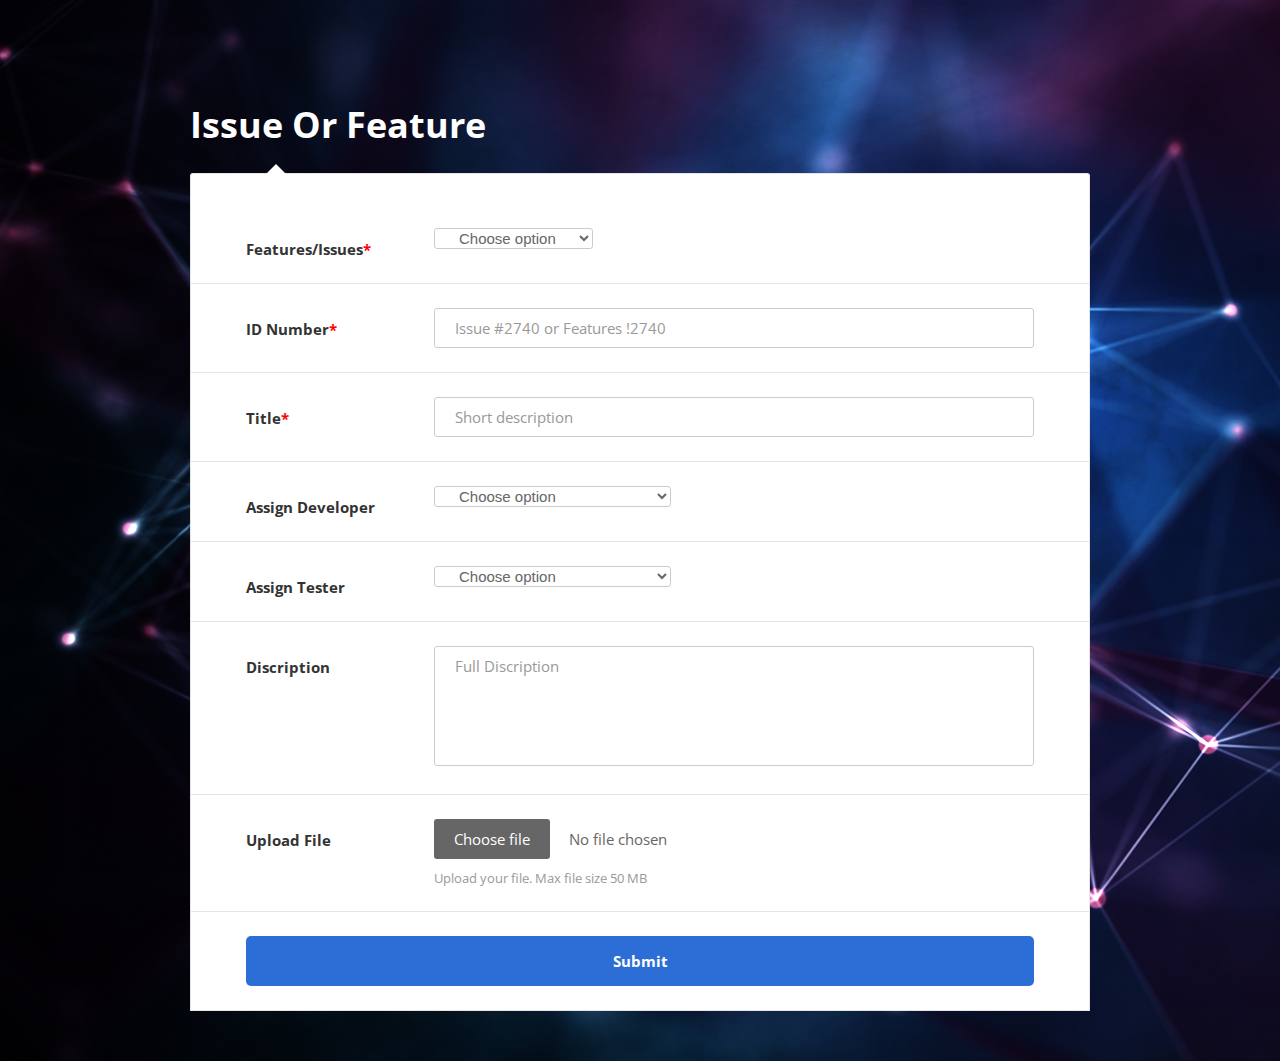
<file: dashboard/dashboard-html/ltr/issue.html>
<!DOCTYPE html>
<html lang="en">

<head>
    <!-- Required meta tags-->
    <meta charset="UTF-8">
    <meta name="viewport" content="width=device-width, initial-scale=1, shrink-to-fit=no">
    <meta name="description" content="Colorlib Templates">
    <meta name="author" content="Colorlib">
    <meta name="keywords" content="Colorlib Templates">

    <!-- Title Page-->
    <link rel="icon" type="image/png" sizes="16x16" href="assets/images/iTracer_logo_small .png">
    <title>iTracer</title>

    <!-- Font special for pages-->
    <link href="https://fonts.googleapis.com/css?family=Open+Sans:300,300i,400,400i,600,600i,700,700i,800,800i" rel="stylesheet">

    <!-- Main CSS-->
    <link href="css/main.css" rel="stylesheet" media="all">
</head>

<body>
    <div class="page-wrapper bg-dark p-t-100 p-b-50" style="background-image: url(assets/img/2153948.png);">
        <div class="wrapper wrapper--w900">
            <div class="card card-6">
                <div class="card-heading">
                    <h2 class="title">Issue Or Feature</h2>
                </div>
                <div class="card-body">
                    <form action="/action_page.php"> 
                        <div class="form-row">
                         <div class="name">Features/Issues<span style="color: red;">*</span></div> 
                            <div class="value">
                                <div class="input-group">
                                    <select class="input--style-6" id="select" name="select" required>
                                        <option disabled="disabled" selected="selected" value=""> Choose option</option>
                                        <option value="issue">Issue/Bug</option>
                                        <option value="feature">Features</option>
                                    </select>
                                    <div class="select-dropdown"></div>
                                </div>
                            </div>
                        </div>
                        <div class="form-row">
                            <div class="name">ID Number<span style="color: red;">*</span></div>
                            <div class="value">
                                <div class="input-group">
                                    <input class="input--style-6" type="text" name="full_name" placeholder="Issue #2740 or Features !2740" required>
                                </div>
                            </div>
                        </div>
                        <div class="form-row">
                            <div class="name">Title<span style="color: red;">*</span></div>
                            <div class="value">
                                <div class="input-group">
                                    <input class="input--style-6" type="text" name="title" placeholder="Short description" required>
                                </div>
                            </div>
                        </div>
                        <div class="form-row">
                            <div class="name">Assign Developer</div>
                            <div class="value">
                                <div class="input-group">
                                    <select class="input--style-6" name="full_name" required>
                                        <option disabled="disabled" selected="selected">Choose option</option>
                                        <option>Meanhazul Abedin Turase</option>
                                        <option>Tausif Jaman</option>
                                        <option>Meanhazul Abedin Turase</option>
                                        <option>Tausif Jaman</option>
                                    </select>
                                    <div class="select-dropdown"></div>
                                </div>
                            </div>
                        </div>
                        <div class="form-row">
                            <div class="name">Assign Tester</div>
                            <div class="value">
                                <div class="input-group">
                                    <select class="input--style-6" name="full_name" required>
                                        <option disabled="disabled" selected="selected">Choose option</option>
                                        <option>Meanhazul Abedin Turase</option>
                                        <option>Tausif Jaman</option>
                                        <option>Meanhazul Abedin Turase</option>
                                        <option>Tausif Jaman</option>
                                    </select>
                                    <div class="select-dropdown"></div>
                                </div>
                            </div>
                        </div>
                        <div class="form-row">
                            <div class="name">Discription</div>
                            <div class="value">
                                <div class="input-group">
                                    <textarea class="textarea--style-6" name="message" placeholder="Full Discription"></textarea>
                                </div>
                            </div>
                        </div>
                        <div class="form-row">
                            <div class="name">Upload File</div>
                            <div class="value">
                                <div class="input-group js-input-file">
                                    <input class="input-file" type="file" name="file_cv" id="file">
                                    <label class="label--file" for="file">Choose file</label>
                                    <span class="input-file__info">No file chosen</span>
                                </div>
                                <div class="label--desc">Upload your file. Max file size 50 MB</div>
                            </div>
                        </div>
                        <div class="form-row">
                            <input class="btn btn--radius-2 btn--blue-2" type="submit" value="submit"></input>
                        </div>
                    </form>
                </div>
            </div>
        </div>
    </div>

    <!-- Jquery JS-->
    <script src="vendor/jquery/jquery.min.js"></script>


    <!-- Main JS-->
    <script src="js/global.js"></script>

</body><!-- This templates was made by Colorlib (https://colorlib.com) -->

</html>
<!-- end document-->
</file>
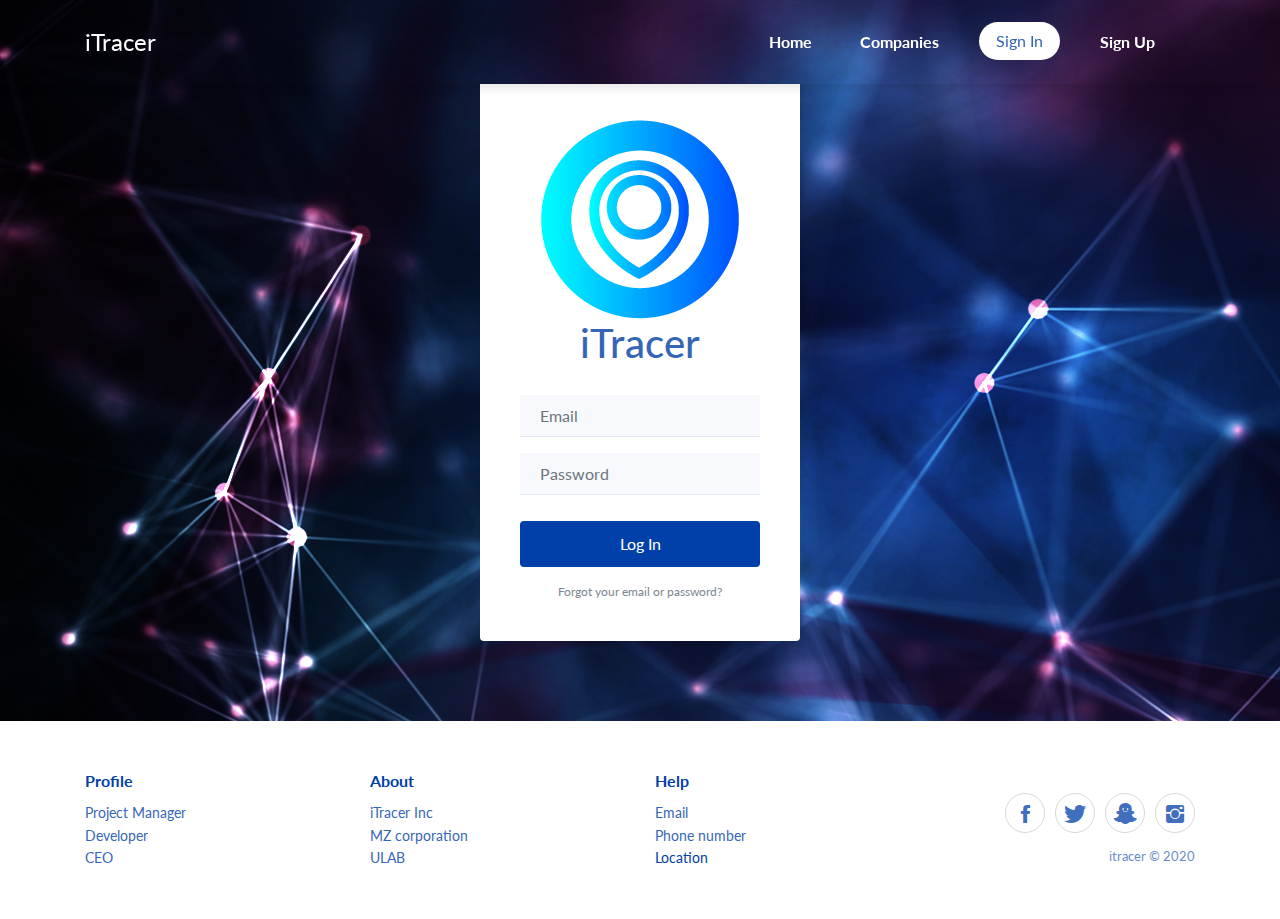
<file: dashboard/dashboard-html/ltr/login.html>
<!DOCTYPE html>
<html>

<head>
    <meta charset="utf-8">
    <meta name="viewport" content="width=device-width, initial-scale=1.0, shrink-to-fit=no">
    <link rel="icon" type="image/png" sizes="16x16" href="assets/images/iTracer_logo_small .png">
    <title>iTracer</title>
    <link rel="stylesheet" href="assets/bootstrap/css/bootstrap.min.css">
    <link rel="stylesheet" href="assets/fonts/ionicons.min.css">
    <link rel="stylesheet" href="assets/css/Footer-Clean.css">
    <link rel="stylesheet" href="assets/css/Login-Form-Clean.css">
    <link rel="stylesheet" href="assets/css/styles.css">
    
</head>

<body>
  <nav class="navbar navbar-dark navbar-expand-lg fixed-top bg-white portfolio-navbar gradient" style="background-image: url(assets/img/2153948.png);">
    <div class="container"><a class="navbar-brand logo" href="#">iTracer</a><button data-toggle="collapse" class="navbar-toggler" data-target="#navbarNav"><span class="sr-only">Toggle navigation</span><span class="navbar-toggler-icon"></span></button>
        <div class="collapse navbar-collapse"
            id="navbarNav">
            <ul class="nav navbar-nav ml-auto">
                <li class="nav-item" role="presentation"><a class="nav-link active" href="index.html">Home</a></li>
                <li class="nav-item" role="presentation"><a class="nav-link" href="projects-grid-cards.html">Companies</a></li>
                <li class="nav-item" role="presentation"><a class="btn  btn-block" href="login.html" style="background-color: #fff;color: #3566b5;">Sign In</a></li>
                <li class="nav-item" role="presentation"><a class="nav-link" href="sign_up.php">Sign Up</a></li>
            </ul>
        </div>
    </div>
  </nav>
    <div class="login-clean">
        <form method="post">
            <h2 class="sr-only">Login Form</h2>
            <div class="illustration"><img src="assets/img/iTracer%20logo.png">
                <h1>iTracer</h1>
            </div>
            <div class="form-group"><input class="form-control" type="email" name="email" placeholder="Email"></div>
            <div class="form-group"><input class="form-control" type="password" name="password" placeholder="Password" id="psw"></div>
            <div class="form-group"><a class="btn btn-primary btn-block" type="submit" href="dashboard.html">Log In</a>
            </div><a class="forgot" href="#">Forgot your email or password?</a></form>
    </div>
    <div class="footer-clean">
        <footer>
            <div class="container">
                <div class="row justify-content-center">
                    <div class="col-sm-4 col-md-3 item">
                        <h3>Profile</h3>
                        <ul>
                            <li><a href="#">Project Manager</a></li>
                            <li><a href="#">Developer</a></li>
                            <li><a href="#">CEO</a></li>
                        </ul>
                    </div>
                    <div class="col-sm-4 col-md-3 item">
                        <h3>About</h3>
                        <ul>
                            <li><a href="#">iTracer Inc</a></li>
                            <li><a href="#">MZ corporation</a></li>
                            <li><a href="#">ULAB</a></li>
                        </ul>
                    </div>
                    <div class="col-sm-4 col-md-3 item">
                        <h3>Help</h3>
                        <ul>
                            <li><a href="#">Email</a></li>
                            <li><a href="#">Phone number</a></li>
                            <li>Location</li>
                        </ul>
                    </div>
                    <div class="col-lg-3 item social"><a href="#"><i class="icon ion-social-facebook"></i></a><a href="#"><i class="icon ion-social-twitter"></i></a><a href="#"><i class="icon ion-social-snapchat"></i></a><a href="#"><i class="icon ion-social-instagram"></i></a>
                        <p class="copyright">itracer © 2020</p>
                    </div>
                </div>
            </div>
        </footer>
    </div>
    
    <script src="assets/js/jquery.min.js"></script>
    <script src="assets/bootstrap/js/bootstrap.min.js"></script>
</body>

</html>
</file>
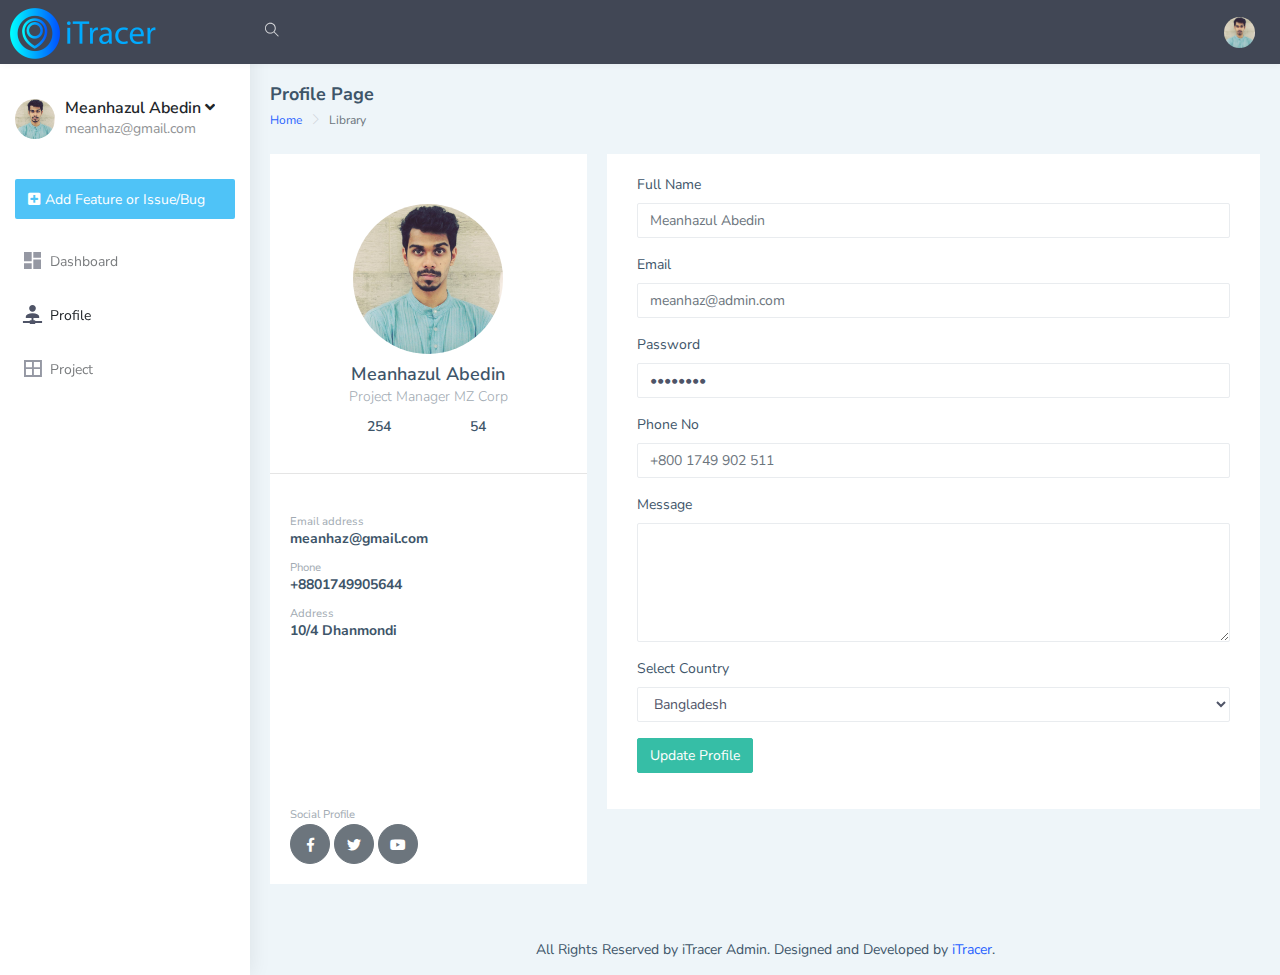
<file: dashboard/dashboard-html/ltr/pages-profile.html>
<!DOCTYPE html>
<html dir="ltr" lang="en">

<head>
    <meta charset="utf-8">
    <meta http-equiv="X-UA-Compatible" content="IE=edge">
    <!-- Tell the browser to be responsive to screen width -->
    <meta name="viewport" content="width=device-width, initial-scale=1">
    <meta name="description" content="">
    <meta name="author" content="">
    <!-- Favicon icon -->
    <link rel="icon" type="image/png" sizes="16x16" href="assets/images/iTracer_logo_small .png">
    <title>iTracer</title>
    <!-- Custom CSS -->
    <link href="dist/css/style.min.css" rel="stylesheet">
    <!-- HTML5 Shim and Respond.js IE8 support of HTML5 elements and media queries -->
    <!-- WARNING: Respond.js doesn't work if you view the page via file:// -->
    <!--[if lt IE 9]>
    <script src="https://oss.maxcdn.com/libs/html5shiv/3.7.0/html5shiv.js"></script>
    <script src="https://oss.maxcdn.com/libs/respond.js/1.4.2/respond.min.js"></script>
<![endif]-->
</head>

<body>
    <!-- ============================================================== -->
    <!-- Preloader - style you can find in spinners.css -->
    <!-- ============================================================== -->
    <div class="preloader">
        <div class="lds-ripple">
            <div class="lds-pos"></div>
            <div class="lds-pos"></div>
        </div>
    </div>
    <!-- ============================================================== -->
    <!-- Main wrapper - style you can find in pages.scss -->
    <!-- ============================================================== -->
    <div id="main-wrapper" data-layout="vertical" data-navbarbg="skin5" data-sidebartype="full" data-sidebar-position="absolute" data-header-position="absolute" data-boxed-layout="full">
        <!-- ============================================================== -->
        <!-- Topbar header - style you can find in pages.scss -->
        <!-- ============================================================== -->
        <header class="topbar" data-navbarbg="skin5">
            <nav class="navbar top-navbar navbar-expand-md navbar-dark">
                <div class="navbar-header" data-logobg="skin5">
                    <!-- ============================================================== -->
                    <!-- Logo -->
                    <!-- ============================================================== -->
                    <a class="navbar-brand" href="index.html">
                        <!-- Logo icon -->
                        <b class="logo-icon">
                            <!--You can put here icon as well // <i class="wi wi-sunset"></i> //-->
                            <!-- Dark Logo icon -->
                            <img src="assets/images/iTracer _logo_rs.png" alt="homepage" class="dark-logo" />
                            <!-- Light Logo icon -->
                            <img src="assets/images/iTracer _logo_rs.png" alt="homepage" class="light-logo" />
                        </b>
                        <!--End Logo icon -->
                        <!-- Logo text -->
                        <span class="logo-text">
                             <!-- dark Logo text -->
                             <img src="assets/images/iTracer_text.png" alt="homepage" class="dark-logo" />
                             <!-- Light Logo text -->    
                             <img src="assets/images/iTracer_text.png" class="light-logo" alt="homepage" />
                        </span>
                    </a>
                    <!-- ============================================================== -->
                    <!-- End Logo -->
                    <!-- ============================================================== -->
                    <!-- This is for the sidebar toggle which is visible on mobile only -->
                    <a class="nav-toggler waves-effect waves-light d-block d-md-none" href="javascript:void(0)"><i class="ti-menu ti-close"></i></a>
                </div>
                <!-- ============================================================== -->
                <!-- End Logo -->
                <!-- ============================================================== -->
                <div class="navbar-collapse collapse" id="navbarSupportedContent" data-navbarbg="skin5">
                    <!-- ============================================================== -->
                    <!-- toggle and nav items -->
                    <!-- ============================================================== -->
                    <ul class="navbar-nav float-left mr-auto">
                        <!-- ============================================================== -->
                        <!-- Search -->
                        <!-- ============================================================== -->
                        <li class="nav-item search-box"> <a class="nav-link waves-effect waves-dark" href="javascript:void(0)"><i class="ti-search"></i></a>
                            <form class="app-search position-absolute">
                                <input type="text" class="form-control" placeholder="Search &amp; enter"> <a class="srh-btn"><i class="ti-close"></i></a>
                            </form>
                        </li>
                    </ul>
                    <!-- ============================================================== -->
                    <!-- Right side toggle and nav items -->
                    <!-- ============================================================== -->
                    <ul class="navbar-nav float-right">
                        <!-- ============================================================== -->
                        <!-- User profile and search -->
                        <!-- ============================================================== -->
                        <li class="nav-item dropdown">
                            <a class="nav-link dropdown-toggle text-muted waves-effect waves-dark pro-pic" href="" data-toggle="dropdown" aria-haspopup="true" aria-expanded="false"><img src="assets/images/users/27.jpg" alt="user" class="rounded-circle" width="31"></a>
                            <div class="dropdown-menu dropdown-menu-right user-dd animated">
                                <a class="dropdown-item" href="javascript:void(0)"><i class="ti-user m-r-5 m-l-5"></i> My Profile</a>
                                <a class="dropdown-item" href="javascript:void(0)"><i class="ti-wallet m-r-5 m-l-5"></i> My Balance</a>
                                <a class="dropdown-item" href="javascript:void(0)"><i class="ti-email m-r-5 m-l-5"></i> Inbox</a>
                            </div>
                        </li>
                        <!-- ============================================================== -->
                        <!-- User profile and search -->
                        <!-- ============================================================== -->
                    </ul>
                </div>
            </nav>
        </header>
        <!-- ============================================================== -->
        <!-- End Topbar header -->
        <!-- ============================================================== -->
        <!-- ============================================================== -->
        <!-- Left Sidebar - style you can find in sidebar.scss  -->
        <!-- ============================================================== -->
        <aside class="left-sidebar" data-sidebarbg="skin6">
            <!-- Sidebar scroll-->
            <div class="scroll-sidebar">
                <!-- Sidebar navigation-->
                <nav class="sidebar-nav">
                    <ul id="sidebarnav">
                        <!-- User Profile-->
                        <li>
                            <!-- User Profile-->
                            <div class="user-profile d-flex no-block dropdown m-t-20">
                                <div class="user-pic"><img src="assets/images/users/27.jpg" alt="users" class="rounded-circle" width="40" /></div>
                                <div class="user-content hide-menu m-l-10">
                                    <a href="javascript:void(0)" class="" id="Userdd" role="button" data-toggle="dropdown" aria-haspopup="true" aria-expanded="false">
                                        <h5 class="m-b-0 user-name font-medium">Meanhazul Abedin <i class="fa fa-angle-down"></i></h5>
                                        <span class="op-5 user-email">meanhaz@gmail.com</span>
                                    </a>
                                    <div class="dropdown-menu dropdown-menu-right" aria-labelledby="Userdd">
                                        <a class="dropdown-item" href="javascript:void(0)"><i class="ti-user m-r-5 m-l-5"></i> My Profile</a>
                                        <a class="dropdown-item" href="javascript:void(0)"><i class="ti-wallet m-r-5 m-l-5"></i> My Balance</a>
                                        <a class="dropdown-item" href="javascript:void(0)"><i class="ti-email m-r-5 m-l-5"></i> Inbox</a>
                                        <div class="dropdown-divider"></div>
                                        <a class="dropdown-item" href="javascript:void(0)"><i class="ti-settings m-r-5 m-l-5"></i> Account Setting</a>
                                        <div class="dropdown-divider"></div>
                                        <a class="dropdown-item" href="javascript:void(0)"><i class="fa fa-power-off m-r-5 m-l-5"></i> Logout</a>
                                    </div>
                                </div>
                            </div>
                            <!-- End User Profile-->
                        </li>
                        <li class="p-15 m-t-10"><a href="issue.html" class="btn btn-block create-btn text-white no-block d-flex align-items-center"><i class="fa fa-plus-square"></i> <span class="hide-menu m-l-5">Add Feature or Issue/Bug</span> </a></li>
                        <!-- User Profile-->
                        <li class="sidebar-item"> <a class="sidebar-link waves-effect waves-dark sidebar-link" href="dashboard.html" aria-expanded="false"><i class="mdi mdi-view-dashboard"></i><span class="hide-menu">Dashboard</span></a></li>
                        <li class="sidebar-item"> <a class="sidebar-link waves-effect waves-dark sidebar-link" href="pages-profile.html" aria-expanded="false"><i class="mdi mdi-account-network"></i><span class="hide-menu">Profile</span></a></li>
                        <li class="sidebar-item"> <a class="sidebar-link waves-effect waves-dark sidebar-link" href="table-basic.html" aria-expanded="false"><i class="mdi mdi-border-all"></i><span class="hide-menu">Project</span></a></li>

                    </ul>
                    
                </nav>
                <!-- End Sidebar navigation -->
            </div>
            <!-- End Sidebar scroll-->
        </aside>
        <!-- ============================================================== -->
        <!-- End Left Sidebar - style you can find in sidebar.scss  -->
        <!-- ============================================================== -->
        <!-- ============================================================== -->
        <!-- Page wrapper  -->
        <!-- ============================================================== -->
        <div class="page-wrapper">
            <!-- ============================================================== -->
            <!-- Bread crumb and right sidebar toggle -->
            <!-- ============================================================== -->
            <div class="page-breadcrumb">
                <div class="row align-items-center">
                    <div class="col-5">
                        <h4 class="page-title">Profile Page</h4>
                        <div class="d-flex align-items-center">
                            <nav aria-label="breadcrumb">
                                <ol class="breadcrumb">
                                    <li class="breadcrumb-item"><a href="#">Home</a></li>
                                    <li class="breadcrumb-item active" aria-current="page">Library</li>
                                </ol>
                            </nav>
                        </div>
                    </div>
                   
                </div>
            </div>
            <!-- ============================================================== -->
            <!-- End Bread crumb and right sidebar toggle -->
            <!-- ============================================================== -->
            <!-- ============================================================== -->
            <!-- Container fluid  -->
            <!-- ============================================================== -->
            <div class="container-fluid">
                <!-- ============================================================== -->
                <!-- Start Page Content -->
                <!-- ============================================================== -->
                <!-- Row -->
                <div class="row">
                    <!-- Column -->
                    <div class="col-lg-4 col-xlg-3 col-md-5">
                        <div class="card">
                            <div class="card-body">
                                <center class="m-t-30"> <img src="assets/images/users/27.jpg" class="rounded-circle" width="150" />
                                    <h4 class="card-title m-t-10">Meanhazul Abedin</h4>
                                    <h6 class="card-subtitle">Project Manager MZ Corp</h6>
                                    <div class="row text-center justify-content-md-center">
                                        <div class="col-4"><a href="javascript:void(0)" class="link"><i class="icon-people"></i> <font class="font-medium">254</font></a></div>
                                        <div class="col-4"><a href="javascript:void(0)" class="link"><i class="icon-picture"></i> <font class="font-medium">54</font></a></div>
                                    </div>
                                </center>
                            </div>
                            <div>
                                <hr> </div>
                            <div class="card-body"> <small class="text-muted">Email address </small>
                                <h6>meanhaz@gmail.com</h6> <small class="text-muted p-t-30 db">Phone</small>
                                <h6>+8801749905644</h6> <small class="text-muted p-t-30 db">Address</small>
                                <h6>10/4 Dhanmondi</h6>
                                <div class="map-box">
                                    <iframe src="https://www.google.com/maps/embed?pb=!1m18!1m12!1m3!1d470029.1604841957!2d72.29955005258641!3d23.019996818380896!2m3!1f0!2f0!3f0!3m2!1i1024!2i768!4f13.1!3m3!1m2!1s0x395e848aba5bd449%3A0x4fcedd11614f6516!2sAhmedabad%2C+Gujarat!5e0!3m2!1sen!2sin!4v1493204785508" width="100%" height="150" frameborder="0" style="border:0" allowfullscreen></iframe>
                                </div> <small class="text-muted p-t-30 db">Social Profile</small>
                                <br/>
                                <button class="btn btn-circle btn-secondary"><i class="fab fa-facebook-f"></i></button>
                                <button class="btn btn-circle btn-secondary"><i class="fab fa-twitter"></i></button>
                                <button class="btn btn-circle btn-secondary"><i class="fab fa-youtube"></i></button>
                            </div>
                        </div>
                    </div>
                    <!-- Column -->
                    <!-- Column -->
                    <div class="col-lg-8 col-xlg-9 col-md-7">
                        <div class="card">
                            <div class="card-body">
                                <form class="form-horizontal form-material">
                                    <div class="form-group">
                                        <label class="col-md-12">Full Name</label>
                                        <div class="col-md-12">
                                            <input type="text" placeholder="Meanhazul Abedin" class="form-control form-control-line">
                                        </div>
                                    </div>
                                    <div class="form-group">
                                        <label for="example-email" class="col-md-12">Email</label>
                                        <div class="col-md-12">
                                            <input type="email" placeholder="meanhaz@admin.com" class="form-control form-control-line" name="example-email" id="example-email">
                                        </div>
                                    </div>
                                    <div class="form-group">
                                        <label class="col-md-12">Password</label>
                                        <div class="col-md-12">
                                            <input type="password" value="password" class="form-control form-control-line">
                                        </div>
                                    </div>
                                    <div class="form-group">
                                        <label class="col-md-12">Phone No</label>
                                        <div class="col-md-12">
                                            <input type="text" placeholder="+800 1749 902 511" class="form-control form-control-line">
                                        </div>
                                    </div>
                                    <div class="form-group">
                                        <label class="col-md-12">Message</label>
                                        <div class="col-md-12">
                                            <textarea rows="5" class="form-control form-control-line"></textarea>
                                        </div>
                                    </div>
                                    <div class="form-group">
                                        <label class="col-sm-12">Select Country</label>
                                        <div class="col-sm-12">
                                            <select class="form-control form-control-line">
                                                <option>Bangladesh</option>
                                                <option>London</option>
                                                <option>India</option>
                                                <option>Usa</option>
                                                <option>Canada</option>
                                                <option>Thailand</option>
                                            </select>
                                        </div>
                                    </div>
                                    <div class="form-group">
                                        <div class="col-sm-12">
                                            <button class="btn btn-success">Update Profile</button>
                                        </div>
                                    </div>
                                </form>
                            </div>
                        </div>
                    </div>
                    <!-- Column -->
                </div>
                <!-- Row -->
                <!-- ============================================================== -->
                <!-- End PAge Content -->
                <!-- ============================================================== -->
                <!-- ============================================================== -->
                <!-- Right sidebar -->
                <!-- ============================================================== -->
                <!-- .right-sidebar -->
                <!-- ============================================================== -->
                <!-- End Right sidebar -->
                <!-- ============================================================== -->
            </div>
            <!-- ============================================================== -->
            <!-- End Container fluid  -->
            <!-- ============================================================== -->
            <!-- ============================================================== -->
            <!-- footer -->
            <!-- ============================================================== -->
            <footer class="footer text-center">
                All Rights Reserved by iTracer Admin. Designed and Developed by <a href="index.html">iTracer</a>.
            </footer>
            <!-- ============================================================== -->
            <!-- End footer -->
            <!-- ============================================================== -->
        </div>
        <!-- ============================================================== -->
        <!-- End Page wrapper  -->
        <!-- ============================================================== -->
    </div>
    <!-- ============================================================== -->
    <!-- End Wrapper -->
    <!-- ============================================================== -->
    <!-- ============================================================== -->
    <!-- All Jquery -->
    <!-- ============================================================== -->
    <script src="assets/libs/jquery/dist/jquery.min.js"></script>
    <!-- Bootstrap tether Core JavaScript -->
    <script src="assets/libs/popper.js/dist/umd/popper.min.js"></script>
    <script src="assets/libs/bootstrap/dist/js/bootstrap.min.js"></script>
    <script src="dist/js/app-style-switcher.js"></script>
    <!--Wave Effects -->
    <script src="dist/js/waves.js"></script>
    <!--Menu sidebar -->
    <script src="dist/js/sidebarmenu.js"></script>
    <!--Custom JavaScript -->
    <script src="dist/js/custom.js"></script>
</body>

</html>
</file>
<file: login/assets/css/Footer-Clean.css>
.footer-clean {
  padding: 50px 0;
  background-color: #fff;
  color: #0040a8;
}

.footer-clean h3 {
  margin-top: 0;
  margin-bottom: 12px;
  font-weight: bold;
  font-size: 16px;
}

.footer-clean ul {
  padding: 0;
  list-style: none;
  line-height: 1.6;
  font-size: 14px;
  margin-bottom: 0;
}

.footer-clean ul a {
  color: inherit;
  text-decoration: none;
  opacity: 0.8;
}

.footer-clean ul a:hover {
  opacity: 1;
}

.footer-clean .item.social {
  text-align: right;
}

@media (max-width:767px) {
  .footer-clean .item {
    text-align: center;
    padding-bottom: 20px;
  }
}

@media (max-width: 768px) {
  .footer-clean .item.social {
    text-align: center;
  }
}

.footer-clean .item.social > a {
  font-size: 24px;
  width: 40px;
  height: 40px;
  line-height: 40px;
  display: inline-block;
  text-align: center;
  border-radius: 50%;
  border: 1px solid #ccc;
  margin-left: 10px;
  margin-top: 22px;
  color: inherit;
  opacity: 0.75;
}

.footer-clean .item.social > a:hover {
  opacity: 0.9;
}

@media (max-width:991px) {
  .footer-clean .item.social > a {
    margin-top: 40px;
  }
}

@media (max-width:767px) {
  .footer-clean .item.social > a {
    margin-top: 10px;
  }
}

.footer-clean .copyright {
  margin-top: 14px;
  margin-bottom: 0;
  font-size: 13px;
  opacity: 0.6;
}
</file>
<file: login/assets/css/Login-Form-Clean.css>
.login-clean {
  background-image: url('../../assets/img/2153948.png');
  padding: 80px 0;
}

.login-clean form {
  max-width: 320px;
  width: 90%;
  margin: 0 auto;
  background-color: #ffffff;
  padding: 40px;
  border-radius: 4px;
  color: #505e6c;
  box-shadow: 1px 1px 5px rgba(0,0,0,0.1);
}

.login-clean .illustration {
  text-align: center;
  padding: 0 0 20px;
  font-size: 100px;
  color: #3566b5;
}

.login-clean form .form-control {
  background: #f7f9fc;
  border: none;
  border-bottom: 1px solid #dfe7f1;
  border-radius: 0;
  box-shadow: none;
  outline: none;
  color: inherit;
  text-indent: 8px;
  height: 42px;
}

.login-clean form .btn-primary {
  background: #0040a8;
  border: none;
  border-radius: 4px;
  padding: 11px;
  box-shadow: none;
  margin-top: 26px;
  text-shadow: none;
  outline: none !important;
}

.login-clean form .btn-primary:hover, .login-clean form .btn-primary:active {
  background: #eb3b60;
}

.login-clean form .btn-primary:active {
  transform: translateY(1px);
}

.login-clean form .forgot {
  display: block;
  text-align: center;
  font-size: 12px;
  color: #6f7a85;
  opacity: 0.9;
  text-decoration: none;
}

.login-clean form .forgot:hover, .login-clean form .forgot:active {
  opacity: 1;
  text-decoration: none;
}
</file>
<file: login/assets/css/styles.css>
form {
}
</file>
<file: Sign Up/assets/css/Article-Clean.css>
.article-clean {
  color: #56585b;
  background-color: #fff;
  font-family: 'Lora', serif;
  font-size: 20px;
}

.article-clean .intro {
  font-size: 16px;
  margin: 0 auto 30px;
}

.article-clean .intro h1 {
  font-size: 32px;
  margin-bottom: 15px;
  padding-top: 20px;
  line-height: 1.5;
  color: inherit;
  margin-top: 20px;
}

.article-clean .intro p {
  color: #929292;
  font-size: 12px;
}

.article-clean .intro p .by {
  font-style: italic;
}

.article-clean .intro p .date {
  text-transform: uppercase;
  padding: 4px 0 4px 10px;
  margin-left: 10px;
  border-left: 1px solid #ddd;
}

.article-clean .intro p a {
  color: #333;
  text-transform: uppercase;
  padding-left: 3px;
}

.article-clean .intro img {
  margin-top: 20px;
}

.article-clean .text p {
  margin-bottom: 20px;
  line-height: 1.45;
}

@media (min-width:768px) {
  .article-clean .text p {
    font-size: 16px;
  }
}

.article-clean .text h2 {
  margin-top: 28px;
  margin-bottom: 20px;
  line-height: 1.45;
  font-size: 16px;
  font-weight: bold;
  color: #333;
}

@media (min-width:768px) {
  .article-clean .text h2 {
    font-size: 20px;
  }
}

.article-clean .text figure {
  text-align: center;
  margin-top: 30px;
  margin-bottom: 20px;
}

.article-clean .text figure img {
  margin-bottom: 12px;
  max-width: 100%;
}
</file>
<file: Sign Up/assets/css/Registration-Form-with-Photo.css>
.register-photo {
  background: #f1f7fc;
  padding: 80px 0;
}

.register-photo .image-holder {
  display: table-cell;
  width: auto;
  background: url(../../assets/img/SD-WAN-Blog-Image.jpg);
  background-size: cover;
}

.register-photo .form-container {
  display: table;
  max-width: 900px;
  width: 90%;
  margin: 0 auto;
  box-shadow: 1px 1px 5px rgba(0,0,0,0.1);
}

.register-photo form {
  display: table-cell;
  font-size: 20px;
  width: 400px;
  background-color: #ffffff;
  padding: 40px 60px;
  color: #505e6c;
}

@media (max-width:991px) {
  .register-photo form {
    padding: 40px;
  }
}

.register-photo form h2 {
  font-size: 24px;
  line-height: 1.5;
  margin-bottom: 30px;
}

.register-photo form .form-control {
  background: #f7f9fc;
  border: none;
  border-bottom: 1px solid #dfe7f1;
  border-radius: 0;
  box-shadow: none;
  color: inherit;
  text-indent: 6px;
  height: 40px;
}

.register-photo form .form-check {
  font-size: 13px;
  line-height: 20px;
}

.register-photo form .btn-primary {
  background: #0040a8;
  border: none;
  border-radius: 4px;
  padding: 11px;
  box-shadow: none;
  margin-top: 35px;
  text-shadow: none;
  outline: none !important;
}

.register-photo form .btn-primary:hover, .register-photo form .btn-primary:active {
  background: #eb3b60;
}

.register-photo form .btn-primary:active {
  transform: translateY(1px);
}

.register-photo form .already {
  display: block;
  text-align: center;
  font-size: 12px;
  color: #6f7a85;
  opacity: 0.9;
  text-decoration: none;
}
</file>
<file: Sign Up/assets/css/styles.css>
body {
}
</file>
<file: home page/assets/css/Footer-Clean.css>
.footer-clean {
  padding: 50px 0;
  background-color: #fff;
  color: #0040a8;
}

.footer-clean h3 {
  margin-top: 0;
  margin-bottom: 12px;
  font-weight: bold;
  font-size: 16px;
}

.footer-clean ul {
  padding: 0;
  list-style: none;
  line-height: 1.6;
  font-size: 14px;
  margin-bottom: 0;
}

.footer-clean ul a {
  color: inherit;
  text-decoration: none;
  opacity: 0.8;
}

.footer-clean ul a:hover {
  opacity: 1;
}

.footer-clean .item.social {
  text-align: right;
}

@media (max-width:767px) {
  .footer-clean .item {
    text-align: center;
    padding-bottom: 20px;
  }
}

@media (max-width: 768px) {
  .footer-clean .item.social {
    text-align: center;
  }
}

.footer-clean .item.social > a {
  font-size: 24px;
  width: 40px;
  height: 40px;
  line-height: 40px;
  display: inline-block;
  text-align: center;
  border-radius: 50%;
  border: 1px solid #ccc;
  margin-left: 10px;
  margin-top: 22px;
  color: inherit;
  opacity: 0.75;
}

.footer-clean .item.social > a:hover {
  opacity: 0.9;
}

@media (max-width:991px) {
  .footer-clean .item.social > a {
    margin-top: 40px;
  }
}

@media (max-width:767px) {
  .footer-clean .item.social > a {
    margin-top: 10px;
  }
}

.footer-clean .copyright {
  margin-top: 14px;
  margin-bottom: 0;
  font-size: 13px;
  opacity: 0.6;
}
</file>
<file: home page/assets/css/Login-Form-Clean.css>
.login-clean {
  background-image: url('../../assets/img/2153948.png');
  padding: 80px 0;
}

.login-clean form {
  max-width: 320px;
  width: 90%;
  margin: 0 auto;
  background-color: #ffffff;
  padding: 40px;
  border-radius: 4px;
  color: #505e6c;
  box-shadow: 1px 1px 5px rgba(0,0,0,0.1);
}

.login-clean .illustration {
  text-align: center;
  padding: 0 0 20px;
  font-size: 100px;
  color: #3566b5;
}

.login-clean form .form-control {
  background: #f7f9fc;
  border: none;
  border-bottom: 1px solid #dfe7f1;
  border-radius: 0;
  box-shadow: none;
  outline: none;
  color: inherit;
  text-indent: 8px;
  height: 42px;
}

.login-clean form .btn-primary {
  background: #0040a8;
  border: none;
  border-radius: 4px;
  padding: 11px;
  box-shadow: none;
  margin-top: 26px;
  text-shadow: none;
  outline: none !important;
}

.login-clean form .btn-primary:hover, .login-clean form .btn-primary:active {
  background: #eb3b60;
}

.login-clean form .btn-primary:active {
  transform: translateY(1px);
}

.login-clean form .forgot {
  display: block;
  text-align: center;
  font-size: 12px;
  color: #6f7a85;
  opacity: 0.9;
  text-decoration: none;
}

.login-clean form .forgot:hover, .login-clean form .forgot:active {
  opacity: 1;
  text-decoration: none;
}
</file>
<file: home page/assets/css/styles.css>
body {
}
</file>
<file: dashboard/dashboard-html/ltr/css/main.css>
/* ==========================================================================
   #FONT
   ========================================================================== */
.font-robo {
  font-family: "Roboto", "Arial", "Helvetica Neue", sans-serif;
}

.font-poppins {
  font-family: "Poppins", "Arial", "Helvetica Neue", sans-serif;
}

.font-opensans {
  font-family: "Open Sans", "Arial", "Helvetica Neue", sans-serif;
}

/* ==========================================================================
   #GRID
   ========================================================================== */
.row {
  display: -webkit-box;
  display: -webkit-flex;
  display: -moz-box;
  display: -ms-flexbox;
  display: flex;
  -webkit-flex-wrap: wrap;
  -ms-flex-wrap: wrap;
  flex-wrap: wrap;
}

.row .col-2:last-child .input-group-desc {
  margin-bottom: 0;
}

.row-space {
  -webkit-box-pack: justify;
  -webkit-justify-content: space-between;
  -moz-box-pack: justify;
  -ms-flex-pack: justify;
  justify-content: space-between;
}

.row-refine {
  margin: 0 -15px;
}

.row-refine .col-3 .input-group-desc,
.row-refine .col-9 .input-group-desc {
  margin-bottom: 0;
}

.col-2 {
  width: -webkit-calc((100% - 30px) / 2);
  width: -moz-calc((100% - 30px) / 2);
  width: calc((100% - 30px) / 2);
}

@media (max-width: 767px) {
  .col-2 {
    width: 100%;
  }
}

.form-row {
  display: -webkit-box;
  display: -webkit-flex;
  display: -moz-box;
  display: -ms-flexbox;
  display: flex;
  -webkit-flex-wrap: wrap;
  -ms-flex-wrap: wrap;
  flex-wrap: wrap;
  -webkit-box-align: start;
  -webkit-align-items: flex-start;
  -moz-box-align: start;
  -ms-flex-align: start;
  align-items: flex-start;
  padding: 24px 55px;
  border-bottom: 1px solid #e5e5e5;
}

.form-row .name {
  width: 188px;
  color: #333;
  font-size: 15px;
  font-weight: 700;
  margin-top: 11px;
}

.form-row .value {
  width: -webkit-calc(100% - 188px);
  width: -moz-calc(100% - 188px);
  width: calc(100% - 188px);
}

@media (max-width: 767px) {
  .form-row {
    display: block;
    padding: 24px 30px;
  }
  .form-row .name,
  .form-row .value {
    display: block;
    width: 100%;
  }
  .form-row .name {
    margin-top: 0;
    margin-bottom: 12px;
  }
}

/* ==========================================================================
   #BOX-SIZING
   ========================================================================== */
/**
 * More sensible default box-sizing:
 * css-tricks.com/inheriting-box-sizing-probably-slightly-better-best-practice
 */
html {
  -webkit-box-sizing: border-box;
  -moz-box-sizing: border-box;
  box-sizing: border-box;
}

* {
  padding: 0;
  margin: 0;
}

*, *:before, *:after {
  -webkit-box-sizing: inherit;
  -moz-box-sizing: inherit;
  box-sizing: inherit;
}

/* ==========================================================================
   #RESET
   ========================================================================== */
/**
 * A very simple reset that sits on top of Normalize.css.
 */
body,
h1, h2, h3, h4, h5, h6,
blockquote, p, pre,
dl, dd, ol, ul,
figure,
hr,
fieldset, legend {
  margin: 0;
  padding: 0;
}

/**
 * Remove trailing margins from nested lists.
 */
li > ol,
li > ul {
  margin-bottom: 0;
}

/**
 * Remove default table spacing.
 */
table {
  border-collapse: collapse;
  border-spacing: 0;
}

/**
 * 1. Reset Chrome and Firefox behaviour which sets a `min-width: min-content;`
 *    on fieldsets.
 */
fieldset {
  min-width: 0;
  /* [1] */
  border: 0;
}

button {
  outline: none;
  background: none;
  border: none;
}

/* ==========================================================================
   #PAGE WRAPPER
   ========================================================================== */
.page-wrapper {
  min-height: 100vh;
}

body {
  font-family: "Open Sans", "Arial", "Helvetica Neue", sans-serif;
  font-weight: 400;
  font-size: 14px;
}

h1, h2, h3, h4, h5, h6 {
  font-weight: 400;
}

h1 {
  font-size: 36px;
}

h2 {
  font-size: 30px;
}

h3 {
  font-size: 24px;
}

h4 {
  font-size: 18px;
}

h5 {
  font-size: 15px;
}

h6 {
  font-size: 13px;
}

/* ==========================================================================
   #BACKGROUND
   ========================================================================== */
.bg-blue {
  background: #2c6ed5;
}

.bg-red {
  background: #fa4251;
}

.bg-dark {
  background: #1a1a1a;
}

.bg-gra-01 {
  background: -webkit-gradient(linear, left bottom, left top, from(#fbc2eb), to(#a18cd1));
  background: -webkit-linear-gradient(bottom, #fbc2eb 0%, #a18cd1 100%);
  background: -moz-linear-gradient(bottom, #fbc2eb 0%, #a18cd1 100%);
  background: -o-linear-gradient(bottom, #fbc2eb 0%, #a18cd1 100%);
  background: linear-gradient(to top, #fbc2eb 0%, #a18cd1 100%);
}

.bg-gra-02 {
  background: -webkit-gradient(linear, left bottom, right top, from(#fc2c77), to(#6c4079));
  background: -webkit-linear-gradient(bottom left, #fc2c77 0%, #6c4079 100%);
  background: -moz-linear-gradient(bottom left, #fc2c77 0%, #6c4079 100%);
  background: -o-linear-gradient(bottom left, #fc2c77 0%, #6c4079 100%);
  background: linear-gradient(to top right, #fc2c77 0%, #6c4079 100%);
}

.bg-gra-03 {
  background: -webkit-gradient(linear, left bottom, right top, from(#08aeea), to(#b721ff));
  background: -webkit-linear-gradient(bottom left, #08aeea 0%, #b721ff 100%);
  background: -moz-linear-gradient(bottom left, #08aeea 0%, #b721ff 100%);
  background: -o-linear-gradient(bottom left, #08aeea 0%, #b721ff 100%);
  background: linear-gradient(to top right, #08aeea 0%, #b721ff 100%);
}

/* ==========================================================================
   #SPACING
   ========================================================================== */
.p-t-100 {
  padding-top: 100px;
}

.p-t-130 {
  padding-top: 130px;
}

.p-t-180 {
  padding-top: 180px;
}

.p-t-45 {
  padding-top: 45px;
}

.p-t-20 {
  padding-top: 20px;
}

.p-t-15 {
  padding-top: 15px;
}

.p-t-10 {
  padding-top: 10px;
}

.p-t-30 {
  padding-top: 30px;
}

.p-b-100 {
  padding-bottom: 100px;
}

.p-b-50 {
  padding-bottom: 50px;
}

.m-r-45 {
  margin-right: 45px;
}

.m-r-55 {
  margin-right: 55px;
}

.m-b-55 {
  margin-bottom: 55px;
}

/* ==========================================================================
   #WRAPPER
   ========================================================================== */
.wrapper {
  margin: 0 auto;
}

.wrapper--w960 {
  max-width: 960px;
}

.wrapper--w900 {
  max-width: 900px;
}

.wrapper--w790 {
  max-width: 790px;
}

.wrapper--w780 {
  max-width: 780px;
}

.wrapper--w680 {
  max-width: 680px;
}

/* ==========================================================================
   #BUTTON
   ========================================================================== */
.btn {
  display: inline-block;
  line-height: 50px;
  padding: 0 30px;
  -webkit-transition: all 0.4s ease;
  -o-transition: all 0.4s ease;
  -moz-transition: all 0.4s ease;
  transition: all 0.4s ease;
  cursor: pointer;
  font-size: 15px;
  text-transform: capitalize;
  font-weight: 700;
  color: #fff;
  font-family: inherit;
}

.btn--radius {
  -webkit-border-radius: 3px;
  -moz-border-radius: 3px;
  border-radius: 3px;
}

.btn--radius-2 {
  -webkit-border-radius: 5px;
  -moz-border-radius: 5px;
  border-radius: 5px;
}

.btn--pill {
  -webkit-border-radius: 20px;
  -moz-border-radius: 20px;
  border-radius: 20px;
}

.btn--green {
  background: #57b846;
}

.btn--green:hover {
  background: #4dae3c;
}

.btn--blue {
  background: #4272d7;
}

.btn--blue:hover {
  background: #3868cd;
}

.btn--blue-2 {
  background: #2c6ed5;
}

.btn--blue-2:hover {
  background: #185ac1;
}

.btn--red {
  background: #ff4b5a;
}

.btn--red:hover {
  background: #eb3746;
}

/* ==========================================================================
   #DATE PICKER
   ========================================================================== */
td.active {
  background-color: #2c6ed5;
}

input[type="date" i] {
  padding: 14px;
}

.table-condensed td, .table-condensed th {
  font-size: 14px;
  font-family: "Roboto", "Arial", "Helvetica Neue", sans-serif;
  font-weight: 400;
}

.daterangepicker td {
  width: 40px;
  height: 30px;
}

.daterangepicker {
  border: none;
  -webkit-box-shadow: 0px 8px 20px 0px rgba(0, 0, 0, 0.15);
  -moz-box-shadow: 0px 8px 20px 0px rgba(0, 0, 0, 0.15);
  box-shadow: 0px 8px 20px 0px rgba(0, 0, 0, 0.15);
  display: none;
  border: 1px solid #e0e0e0;
  margin-top: 5px;
}

.daterangepicker::after, .daterangepicker::before {
  display: none;
}

.daterangepicker thead tr th {
  padding: 10px 0;
}

.daterangepicker .table-condensed th select {
  border: 1px solid #ccc;
  -webkit-border-radius: 3px;
  -moz-border-radius: 3px;
  border-radius: 3px;
  font-size: 14px;
  padding: 5px;
  outline: none;
}

/* ==========================================================================
   #FORM
   ========================================================================== */
input,
textarea {
  outline: none;
  margin: 0;
  border: none;
  -webkit-box-shadow: none;
  -moz-box-shadow: none;
  box-shadow: none;
  width: 100%;
  font-size: 14px;
  font-family: inherit;
}

textarea {
  resize: none;
}

.input-group {
  position: relative;
  margin: 0;
}

.input--style-6,
.textarea--style-6 {
  background: transparent;
  line-height: 38px;
  border: 1px solid #cccccc;
  -webkit-border-radius: 3px;
  -moz-border-radius: 3px;
  border-radius: 3px;
  color: #666;
  font-size: 15px;
  -webkit-transition: all 0.4s ease;
  -o-transition: all 0.4s ease;
  -moz-transition: all 0.4s ease;
  transition: all 0.4s ease;
  padding: 0 20px;
}

.input--style-6::-webkit-input-placeholder,
.textarea--style-6::-webkit-input-placeholder {
  /* WebKit, Blink, Edge */
  color: #999;
}

.input--style-6:-moz-placeholder,
.textarea--style-6:-moz-placeholder {
  /* Mozilla Firefox 4 to 18 */
  color: #999;
  opacity: 1;
}

.input--style-6::-moz-placeholder,
.textarea--style-6::-moz-placeholder {
  /* Mozilla Firefox 19+ */
  color: #999;
  opacity: 1;
}

.input--style-6:-ms-input-placeholder,
.textarea--style-6:-ms-input-placeholder {
  /* Internet Explorer 10-11 */
  color: #999;
}

.input--style-6:-ms-input-placeholder,
.textarea--style-6:-ms-input-placeholder {
  /* Microsoft Edge */
  color: #999;
}

.input--style-6:focus,
.textarea--style-6:focus {
  -webkit-box-shadow: 0px 1px 5px 0px rgba(0, 0, 0, 0.15);
  -moz-box-shadow: 0px 1px 5px 0px rgba(0, 0, 0, 0.15);
  box-shadow: 0px 1px 5px 0px rgba(0, 0, 0, 0.15);
  -webkit-transform: translateY(-3px);
  -moz-transform: translateY(-3px);
  -ms-transform: translateY(-3px);
  -o-transform: translateY(-3px);
  transform: translateY(-3px);
}

.textarea--style-6 {
  line-height: 1.2;
  min-height: 120px;
  padding: 10px 20px;
}

.label--desc {
  font-size: 13px;
  color: #999;
  margin-top: 10px;
}

@media (max-width: 767px) {
  .label--desc {
    margin-top: 14px;
  }
}

.input-file {
  display: none;
}

.input-file + label {
  font-size: 15px;
  color: #fff;
  color: white;
  line-height: 40px;
  background-color: #666666;
  padding: 0 20px;
  -webkit-border-radius: 3px;
  -moz-border-radius: 3px;
  border-radius: 3px;
  display: inline-block;
  margin-right: 15px;
  -webkit-transition: all 0.4s ease;
  -o-transition: all 0.4s ease;
  -moz-transition: all 0.4s ease;
  transition: all 0.4s ease;
  cursor: pointer;
}

.input-file:focus + label,
.input-file + label:hover {
  background: #1b1b1b;
}

.input-file__info {
  font-size: 15px;
  color: #666;
}

@media (max-width: 767px) {
  .input-file__info {
    display: block;
    margin-top: 6px;
  }
}


/* ==========================================================================
   #TITLE
   ========================================================================== */
.title {
  font-size: 36px;
  font-weight: 700;
  text-align: left;
  color: #fff;
  margin-bottom: 24px;
}

@media (max-width: 767px) {
  .title {
    padding: 0 15px;
  }
}

/* ==========================================================================
   #CARD
   ========================================================================== */
.card {
  -webkit-border-radius: 3px;
  -moz-border-radius: 3px;
  border-radius: 3px;
  background: #fff;
}

.card-6 {
  background: transparent;
}

.card-6 .card-heading {
  background: transparent;
}

.card-6 .card-body {
  background: #fff;
  position: relative;
  border: 1px solid #e5e5e5;
  border-bottom: none;
  padding: 30px 0;
  padding-bottom: 0;
  -webkit-border-top-left-radius: 3px;
  -moz-border-radius-topleft: 3px;
  border-top-left-radius: 3px;
  -webkit-border-top-right-radius: 3px;
  -moz-border-radius-topright: 3px;
  border-top-right-radius: 3px;
}

.card-6 .card-body:before {
  bottom: 100%;
  left: 75px;
  border: solid transparent;
  content: "";
  height: 0;
  width: 0;
  position: absolute;
  pointer-events: none;
  border-color: rgba(255, 255, 255, 0);
  border-bottom-color: #fff;
  border-width: 10px;
}

.card-6 .card-footer {
  background: #fff;
  border: 1px solid #e5e5e5;
  border-top: none;
  -webkit-border-bottom-left-radius: 3px;
  -moz-border-radius-bottomleft: 3px;
  border-bottom-left-radius: 3px;
  -webkit-border-bottom-right-radius: 3px;
  -moz-border-radius-bottomright: 3px;
  border-bottom-right-radius: 3px;
  padding: 50px 55px;
}

@media (max-width: 767px) {
  .card-6 .card-footer {
    padding: 50px 30px;
  }
}
</file>
<file: dashboard/dashboard-html/ltr/assets/css/Footer-Clean.css>
.footer-clean {
  padding: 50px 0;
  background-color: #fff;
  color: #0040a8;
}

.footer-clean h3 {
  margin-top: 0;
  margin-bottom: 12px;
  font-weight: bold;
  font-size: 16px;
}

.footer-clean ul {
  padding: 0;
  list-style: none;
  line-height: 1.6;
  font-size: 14px;
  margin-bottom: 0;
}

.footer-clean ul a {
  color: inherit;
  text-decoration: none;
  opacity: 0.8;
}

.footer-clean ul a:hover {
  opacity: 1;
}

.footer-clean .item.social {
  text-align: right;
}

@media (max-width:767px) {
  .footer-clean .item {
    text-align: center;
    padding-bottom: 20px;
  }
}

@media (max-width: 768px) {
  .footer-clean .item.social {
    text-align: center;
  }
}

.footer-clean .item.social > a {
  font-size: 24px;
  width: 40px;
  height: 40px;
  line-height: 40px;
  display: inline-block;
  text-align: center;
  border-radius: 50%;
  border: 1px solid #ccc;
  margin-left: 10px;
  margin-top: 22px;
  color: inherit;
  opacity: 0.75;
}

.footer-clean .item.social > a:hover {
  opacity: 0.9;
}

@media (max-width:991px) {
  .footer-clean .item.social > a {
    margin-top: 40px;
  }
}

@media (max-width:767px) {
  .footer-clean .item.social > a {
    margin-top: 10px;
  }
}

.footer-clean .copyright {
  margin-top: 14px;
  margin-bottom: 0;
  font-size: 13px;
  opacity: 0.6;
}
</file>
<file: dashboard/dashboard-html/ltr/assets/css/Login-Form-Clean.css>
.login-clean {
  background-image: url('../../assets/img/2153948.png');
  padding: 80px 0;
}

.login-clean form {
  max-width: 320px;
  width: 90%;
  margin: 0 auto;
  background-color: #ffffff;
  padding: 40px;
  border-radius: 4px;
  color: #505e6c;
  box-shadow: 1px 1px 5px rgba(0,0,0,0.1);
}

.login-clean .illustration {
  text-align: center;
  padding: 0 0 20px;
  font-size: 100px;
  color: #3566b5;
}

.login-clean form .form-control {
  background: #f7f9fc;
  border: none;
  border-bottom: 1px solid #dfe7f1;
  border-radius: 0;
  box-shadow: none;
  outline: none;
  color: inherit;
  text-indent: 8px;
  height: 42px;
}

.login-clean form .btn-primary {
  background: #0040a8;
  border: none;
  border-radius: 4px;
  padding: 11px;
  box-shadow: none;
  margin-top: 26px;
  text-shadow: none;
  outline: none !important;
}

.login-clean form .btn-primary:hover, .login-clean form .btn-primary:active {
  background: #eb3b60;
}

.login-clean form .btn-primary:active {
  transform: translateY(1px);
}

.login-clean form .forgot {
  display: block;
  text-align: center;
  font-size: 12px;
  color: #6f7a85;
  opacity: 0.9;
  text-decoration: none;
}

.login-clean form .forgot:hover, .login-clean form .forgot:active {
  opacity: 1;
  text-decoration: none;
}
</file>
<file: dashboard/dashboard-html/ltr/assets/css/styles.css>
body {
}
</file>
<file: dashboard/dashboard-html/ltr/assets/libs/chartist/dist/chartist.min.css>
.ct-double-octave:after,.ct-major-eleventh:after,.ct-major-second:after,.ct-major-seventh:after,.ct-major-sixth:after,.ct-major-tenth:after,.ct-major-third:after,.ct-major-twelfth:after,.ct-minor-second:after,.ct-minor-seventh:after,.ct-minor-sixth:after,.ct-minor-third:after,.ct-octave:after,.ct-perfect-fifth:after,.ct-perfect-fourth:after,.ct-square:after{content:"";clear:both}.ct-label{fill:rgba(0,0,0,.4);color:rgba(0,0,0,.4);font-size:.75rem;line-height:1}.ct-grid-background,.ct-line{fill:none}.ct-chart-bar .ct-label,.ct-chart-line .ct-label{display:block;display:-webkit-box;display:-moz-box;display:-ms-flexbox;display:-webkit-flex;display:flex}.ct-chart-donut .ct-label,.ct-chart-pie .ct-label{dominant-baseline:central}.ct-label.ct-horizontal.ct-start{-webkit-box-align:flex-end;-webkit-align-items:flex-end;-ms-flex-align:flex-end;align-items:flex-end;-webkit-box-pack:flex-start;-webkit-justify-content:flex-start;-ms-flex-pack:flex-start;justify-content:flex-start;text-align:left;text-anchor:start}.ct-label.ct-horizontal.ct-end{-webkit-box-align:flex-start;-webkit-align-items:flex-start;-ms-flex-align:flex-start;align-items:flex-start;-webkit-box-pack:flex-start;-webkit-justify-content:flex-start;-ms-flex-pack:flex-start;justify-content:flex-start;text-align:left;text-anchor:start}.ct-label.ct-vertical.ct-start{-webkit-box-align:flex-end;-webkit-align-items:flex-end;-ms-flex-align:flex-end;align-items:flex-end;-webkit-box-pack:flex-end;-webkit-justify-content:flex-end;-ms-flex-pack:flex-end;justify-content:flex-end;text-align:right;text-anchor:end}.ct-label.ct-vertical.ct-end{-webkit-box-align:flex-end;-webkit-align-items:flex-end;-ms-flex-align:flex-end;align-items:flex-end;-webkit-box-pack:flex-start;-webkit-justify-content:flex-start;-ms-flex-pack:flex-start;justify-content:flex-start;text-align:left;text-anchor:start}.ct-chart-bar .ct-label.ct-horizontal.ct-start{-webkit-box-align:flex-end;-webkit-align-items:flex-end;-ms-flex-align:flex-end;align-items:flex-end;-webkit-box-pack:center;-webkit-justify-content:center;-ms-flex-pack:center;justify-content:center;text-align:center;text-anchor:start}.ct-chart-bar .ct-label.ct-horizontal.ct-end{-webkit-box-align:flex-start;-webkit-align-items:flex-start;-ms-flex-align:flex-start;align-items:flex-start;-webkit-box-pack:center;-webkit-justify-content:center;-ms-flex-pack:center;justify-content:center;text-align:center;text-anchor:start}.ct-chart-bar.ct-horizontal-bars .ct-label.ct-horizontal.ct-start{-webkit-box-align:flex-end;-webkit-align-items:flex-end;-ms-flex-align:flex-end;align-items:flex-end;-webkit-box-pack:flex-start;-webkit-justify-content:flex-start;-ms-flex-pack:flex-start;justify-content:flex-start;text-align:left;text-anchor:start}.ct-chart-bar.ct-horizontal-bars .ct-label.ct-horizontal.ct-end{-webkit-box-align:flex-start;-webkit-align-items:flex-start;-ms-flex-align:flex-start;align-items:flex-start;-webkit-box-pack:flex-start;-webkit-justify-content:flex-start;-ms-flex-pack:flex-start;justify-content:flex-start;text-align:left;text-anchor:start}.ct-chart-bar.ct-horizontal-bars .ct-label.ct-vertical.ct-start{-webkit-box-align:center;-webkit-align-items:center;-ms-flex-align:center;align-items:center;-webkit-box-pack:flex-end;-webkit-justify-content:flex-end;-ms-flex-pack:flex-end;justify-content:flex-end;text-align:right;text-anchor:end}.ct-chart-bar.ct-horizontal-bars .ct-label.ct-vertical.ct-end{-webkit-box-align:center;-webkit-align-items:center;-ms-flex-align:center;align-items:center;-webkit-box-pack:flex-start;-webkit-justify-content:flex-start;-ms-flex-pack:flex-start;justify-content:flex-start;text-align:left;text-anchor:end}.ct-grid{stroke:rgba(0,0,0,.2);stroke-width:1px;stroke-dasharray:2px}.ct-point{stroke-width:10px;stroke-linecap:round}.ct-line{stroke-width:4px}.ct-area{stroke:none;fill-opacity:.1}.ct-bar{fill:none;stroke-width:10px}.ct-slice-donut{fill:none;stroke-width:60px}.ct-series-a .ct-bar,.ct-series-a .ct-line,.ct-series-a .ct-point,.ct-series-a .ct-slice-donut{stroke:#d70206}.ct-series-a .ct-area,.ct-series-a .ct-slice-donut-solid,.ct-series-a .ct-slice-pie{fill:#d70206}.ct-series-b .ct-bar,.ct-series-b .ct-line,.ct-series-b .ct-point,.ct-series-b .ct-slice-donut{stroke:#f05b4f}.ct-series-b .ct-area,.ct-series-b .ct-slice-donut-solid,.ct-series-b .ct-slice-pie{fill:#f05b4f}.ct-series-c .ct-bar,.ct-series-c .ct-line,.ct-series-c .ct-point,.ct-series-c .ct-slice-donut{stroke:#f4c63d}.ct-series-c .ct-area,.ct-series-c .ct-slice-donut-solid,.ct-series-c .ct-slice-pie{fill:#f4c63d}.ct-series-d .ct-bar,.ct-series-d .ct-line,.ct-series-d .ct-point,.ct-series-d .ct-slice-donut{stroke:#d17905}.ct-series-d .ct-area,.ct-series-d .ct-slice-donut-solid,.ct-series-d .ct-slice-pie{fill:#d17905}.ct-series-e .ct-bar,.ct-series-e .ct-line,.ct-series-e .ct-point,.ct-series-e .ct-slice-donut{stroke:#453d3f}.ct-series-e .ct-area,.ct-series-e .ct-slice-donut-solid,.ct-series-e .ct-slice-pie{fill:#453d3f}.ct-series-f .ct-bar,.ct-series-f .ct-line,.ct-series-f .ct-point,.ct-series-f .ct-slice-donut{stroke:#59922b}.ct-series-f .ct-area,.ct-series-f .ct-slice-donut-solid,.ct-series-f .ct-slice-pie{fill:#59922b}.ct-series-g .ct-bar,.ct-series-g .ct-line,.ct-series-g .ct-point,.ct-series-g .ct-slice-donut{stroke:#0544d3}.ct-series-g .ct-area,.ct-series-g .ct-slice-donut-solid,.ct-series-g .ct-slice-pie{fill:#0544d3}.ct-series-h .ct-bar,.ct-series-h .ct-line,.ct-series-h .ct-point,.ct-series-h .ct-slice-donut{stroke:#6b0392}.ct-series-h .ct-area,.ct-series-h .ct-slice-donut-solid,.ct-series-h .ct-slice-pie{fill:#6b0392}.ct-series-i .ct-bar,.ct-series-i .ct-line,.ct-series-i .ct-point,.ct-series-i .ct-slice-donut{stroke:#f05b4f}.ct-series-i .ct-area,.ct-series-i .ct-slice-donut-solid,.ct-series-i .ct-slice-pie{fill:#f05b4f}.ct-series-j .ct-bar,.ct-series-j .ct-line,.ct-series-j .ct-point,.ct-series-j .ct-slice-donut{stroke:#dda458}.ct-series-j .ct-area,.ct-series-j .ct-slice-donut-solid,.ct-series-j .ct-slice-pie{fill:#dda458}.ct-series-k .ct-bar,.ct-series-k .ct-line,.ct-series-k .ct-point,.ct-series-k .ct-slice-donut{stroke:#eacf7d}.ct-series-k .ct-area,.ct-series-k .ct-slice-donut-solid,.ct-series-k .ct-slice-pie{fill:#eacf7d}.ct-series-l .ct-bar,.ct-series-l .ct-line,.ct-series-l .ct-point,.ct-series-l .ct-slice-donut{stroke:#86797d}.ct-series-l .ct-area,.ct-series-l .ct-slice-donut-solid,.ct-series-l .ct-slice-pie{fill:#86797d}.ct-series-m .ct-bar,.ct-series-m .ct-line,.ct-series-m .ct-point,.ct-series-m .ct-slice-donut{stroke:#b2c326}.ct-series-m .ct-area,.ct-series-m .ct-slice-donut-solid,.ct-series-m .ct-slice-pie{fill:#b2c326}.ct-series-n .ct-bar,.ct-series-n .ct-line,.ct-series-n .ct-point,.ct-series-n .ct-slice-donut{stroke:#6188e2}.ct-series-n .ct-area,.ct-series-n .ct-slice-donut-solid,.ct-series-n .ct-slice-pie{fill:#6188e2}.ct-series-o .ct-bar,.ct-series-o .ct-line,.ct-series-o .ct-point,.ct-series-o .ct-slice-donut{stroke:#a748ca}.ct-series-o .ct-area,.ct-series-o .ct-slice-donut-solid,.ct-series-o .ct-slice-pie{fill:#a748ca}.ct-square{display:block;position:relative;width:100%}.ct-square:before{display:block;float:left;content:"";width:0;height:0;padding-bottom:100%}.ct-square:after{display:table}.ct-square>svg{display:block;position:absolute;top:0;left:0}.ct-minor-second{display:block;position:relative;width:100%}.ct-minor-second:before{display:block;float:left;content:"";width:0;height:0;padding-bottom:93.75%}.ct-minor-second:after{display:table}.ct-minor-second>svg{display:block;position:absolute;top:0;left:0}.ct-major-second{display:block;position:relative;width:100%}.ct-major-second:before{display:block;float:left;content:"";width:0;height:0;padding-bottom:88.8888888889%}.ct-major-second:after{display:table}.ct-major-second>svg{display:block;position:absolute;top:0;left:0}.ct-minor-third{display:block;position:relative;width:100%}.ct-minor-third:before{display:block;float:left;content:"";width:0;height:0;padding-bottom:83.3333333333%}.ct-minor-third:after{display:table}.ct-minor-third>svg{display:block;position:absolute;top:0;left:0}.ct-major-third{display:block;position:relative;width:100%}.ct-major-third:before{display:block;float:left;content:"";width:0;height:0;padding-bottom:80%}.ct-major-third:after{display:table}.ct-major-third>svg{display:block;position:absolute;top:0;left:0}.ct-perfect-fourth{display:block;position:relative;width:100%}.ct-perfect-fourth:before{display:block;float:left;content:"";width:0;height:0;padding-bottom:75%}.ct-perfect-fourth:after{display:table}.ct-perfect-fourth>svg{display:block;position:absolute;top:0;left:0}.ct-perfect-fifth{display:block;position:relative;width:100%}.ct-perfect-fifth:before{display:block;float:left;content:"";width:0;height:0;padding-bottom:66.6666666667%}.ct-perfect-fifth:after{display:table}.ct-perfect-fifth>svg{display:block;position:absolute;top:0;left:0}.ct-minor-sixth{display:block;position:relative;width:100%}.ct-minor-sixth:before{display:block;float:left;content:"";width:0;height:0;padding-bottom:62.5%}.ct-minor-sixth:after{display:table}.ct-minor-sixth>svg{display:block;position:absolute;top:0;left:0}.ct-golden-section{display:block;position:relative;width:100%}.ct-golden-section:before{display:block;float:left;content:"";width:0;height:0;padding-bottom:61.804697157%}.ct-golden-section:after{content:"";display:table;clear:both}.ct-golden-section>svg{display:block;position:absolute;top:0;left:0}.ct-major-sixth{display:block;position:relative;width:100%}.ct-major-sixth:before{display:block;float:left;content:"";width:0;height:0;padding-bottom:60%}.ct-major-sixth:after{display:table}.ct-major-sixth>svg{display:block;position:absolute;top:0;left:0}.ct-minor-seventh{display:block;position:relative;width:100%}.ct-minor-seventh:before{display:block;float:left;content:"";width:0;height:0;padding-bottom:56.25%}.ct-minor-seventh:after{display:table}.ct-minor-seventh>svg{display:block;position:absolute;top:0;left:0}.ct-major-seventh{display:block;position:relative;width:100%}.ct-major-seventh:before{display:block;float:left;content:"";width:0;height:0;padding-bottom:53.3333333333%}.ct-major-seventh:after{display:table}.ct-major-seventh>svg{display:block;position:absolute;top:0;left:0}.ct-octave{display:block;position:relative;width:100%}.ct-octave:before{display:block;float:left;content:"";width:0;height:0;padding-bottom:50%}.ct-octave:after{display:table}.ct-octave>svg{display:block;position:absolute;top:0;left:0}.ct-major-tenth{display:block;position:relative;width:100%}.ct-major-tenth:before{display:block;float:left;content:"";width:0;height:0;padding-bottom:40%}.ct-major-tenth:after{display:table}.ct-major-tenth>svg{display:block;position:absolute;top:0;left:0}.ct-major-eleventh{display:block;position:relative;width:100%}.ct-major-eleventh:before{display:block;float:left;content:"";width:0;height:0;padding-bottom:37.5%}.ct-major-eleventh:after{display:table}.ct-major-eleventh>svg{display:block;position:absolute;top:0;left:0}.ct-major-twelfth{display:block;position:relative;width:100%}.ct-major-twelfth:before{display:block;float:left;content:"";width:0;height:0;padding-bottom:33.3333333333%}.ct-major-twelfth:after{display:table}.ct-major-twelfth>svg{display:block;position:absolute;top:0;left:0}.ct-double-octave{display:block;position:relative;width:100%}.ct-double-octave:before{display:block;float:left;content:"";width:0;height:0;padding-bottom:25%}.ct-double-octave:after{display:table}.ct-double-octave>svg{display:block;position:absolute;top:0;left:0}
</file>
<file: dashboard/dashboard-html/ltr/dist/css/style.min.css>
@import url("https://fonts.googleapis.com/css?family=Nunito+Sans:300,400,600,700,800");@import url(icons/font-awesome/css/fontawesome-all.css);@import url(icons/themify-icons/themify-icons.css);@import url(icons/material-design-iconic-font/css/materialdesignicons.min.css);@import url(icons/weather-icons/css/weather-icons.min.css);.search-box .app-search .form-control{border-radius:0px}.topbar .dropdown-menu .with-arrow>span{transform:rotate(45deg);-ms-transform:rotate(45deg);-webkit-transform:rotate(45deg);-o-transform:rotate(45deg);-moz-transform:rotate(45deg)}
/*!
 * Bootstrap v4.1.0 (https://getbootstrap.com/)
 * Copyright 2011-2018 The Bootstrap Authors
 * Copyright 2011-2018 Twitter, Inc.
 * Licensed under MIT (https://github.com/twbs/bootstrap/blob/master/LICENSE)
 */:root{--blue:#2962FF;--indigo:#6610f2;--purple:#7460ee;--pink:#e83e8c;--red:#f62d51;--orange:#fb8c00;--yellow:#ffbc34;--green:#36bea6;--teal:#20c997;--cyan:#4fc3f7;--white:#fff;--gray:#6c757d;--gray-dark:#343a40;--blue:#2962FF;--indigo:#6610f2;--purple:#7460ee;--pink:#e83e8c;--red:#f62d51;--orange:#fb8c00;--yellow:#ffbc34;--green:#36bea6;--teal:#20c997;--cyan:#4fc3f7;--white:#fff;--gray:#6c757d;--primary:#7460ee;--secondary:#6c757d;--success:#36bea6;--info:#2962FF;--warning:#ffbc34;--danger:#f62d51;--light:#f8f9fa;--dark:#343a40;--cyan:#4fc3f7;--orange:#fb8c00;--purple:#7460ee;--breakpoint-xs:0;--breakpoint-sm:576px;--breakpoint-md:768px;--breakpoint-lg:992px;--breakpoint-xl:1600px;--font-family-sans-serif:"Nunito Sans", sans-serif;--font-family-monospace:SFMono-Regular, Menlo, Monaco, Consolas, "Liberation Mono", "Courier New", monospace}*,:after,:before{-webkit-box-sizing:border-box;box-sizing:border-box}html{font-family:sans-serif;line-height:1.15;-webkit-text-size-adjust:100%;-ms-text-size-adjust:100%;-ms-overflow-style:scrollbar;-webkit-tap-highlight-color:rgba(0, 0, 0, 0)}@-ms-viewport{width:device-width}article,aside,dialog,figcaption,figure,footer,header,hgroup,main,nav,section{display:block}body{margin:0;font-family:"Nunito Sans", sans-serif;font-size:0.875rem;font-weight:400;line-height:1.5;color:#3e5569;text-align:left;background-color:#eef5f9}[tabindex="-1"]:focus{outline:0!important}hr{-webkit-box-sizing:content-box;box-sizing:content-box;height:0;overflow:visible}h1,h2,h3,h4,h5,h6{margin-top:0;margin-bottom:0.5rem}p{margin-top:0;margin-bottom:1rem}abbr[data-original-title],abbr[title]{text-decoration:underline;-webkit-text-decoration:underline dotted;text-decoration:underline dotted;cursor:help;border-bottom:0}address{margin-bottom:1rem;font-style:normal;line-height:inherit}dl,ol,ul{margin-top:0;margin-bottom:1rem}ol ol,ol ul,ul ol,ul ul{margin-bottom:0}dt{font-weight:800}dd{margin-bottom:.5rem;margin-left:0}blockquote{margin:0 0 1rem}dfn{font-style:italic}b,strong{font-weight:bolder}small{font-size:80%}sub,sup{position:relative;font-size:75%;line-height:0;vertical-align:baseline}sub{bottom:-.25em}sup{top:-.5em}a{color:#7460ee;text-decoration:none;background-color:transparent;-webkit-text-decoration-skip:objects}a:hover{color:#381be7;text-decoration:underline}a:not([href]):not([tabindex]){color:inherit;text-decoration:none}a:not([href]):not([tabindex]):focus,a:not([href]):not([tabindex]):hover{color:inherit;text-decoration:none}a:not([href]):not([tabindex]):focus{outline:0}code,kbd,pre,samp{font-family:monospace, monospace;font-size:1em}pre{margin-top:0;margin-bottom:1rem;overflow:auto;-ms-overflow-style:scrollbar}figure{margin:0 0 1rem}img{vertical-align:middle;border-style:none}svg:not(:root){overflow:hidden}table{border-collapse:collapse}caption{padding-top:1rem;padding-bottom:1rem;color:#a1aab2;text-align:left;caption-side:bottom}th{text-align:inherit}label{display:inline-block;margin-bottom:0.5rem}button{border-radius:0}button:focus{outline:1px dotted;outline:5px auto -webkit-focus-ring-color}button,input,optgroup,select,textarea{margin:0;font-family:inherit;font-size:inherit;line-height:inherit}button,input{overflow:visible}button,select{text-transform:none}[type=reset],[type=submit],button,html [type=button]{-webkit-appearance:button}[type=button]::-moz-focus-inner,[type=reset]::-moz-focus-inner,[type=submit]::-moz-focus-inner,button::-moz-focus-inner{padding:0;border-style:none}input[type=checkbox],input[type=radio]{-webkit-box-sizing:border-box;box-sizing:border-box;padding:0}input[type=date],input[type=datetime-local],input[type=month],input[type=time]{-webkit-appearance:listbox}textarea{overflow:auto;resize:vertical}fieldset{min-width:0;padding:0;margin:0;border:0}legend{display:block;width:100%;max-width:100%;padding:0;margin-bottom:.5rem;font-size:1.5rem;line-height:inherit;color:inherit;white-space:normal}progress{vertical-align:baseline}[type=number]::-webkit-inner-spin-button,[type=number]::-webkit-outer-spin-button{height:auto}[type=search]{outline-offset:-2px;-webkit-appearance:none}[type=search]::-webkit-search-cancel-button,[type=search]::-webkit-search-decoration{-webkit-appearance:none}::-webkit-file-upload-button{font:inherit;-webkit-appearance:button}output{display:inline-block}summary{display:list-item;cursor:pointer}template{display:none}[hidden]{display:none!important}.h1,.h2,.h3,.h4,.h5,.h6,h1,h2,h3,h4,h5,h6{margin-bottom:0.5rem;font-family:inherit;font-weight:700;line-height:1.2;color:inherit}.h1,h1{font-size:36px}.h2,h2{font-size:30px}.h3,h3{font-size:24px}.h4,h4{font-size:18px}.h5,h5{font-size:16px}.h6,h6{font-size:14px}.lead{font-size:1.09375rem;font-weight:300}.display-1{font-size:6rem;font-weight:300;line-height:1.2}.display-2{font-size:5.5rem;font-weight:300;line-height:1.2}.display-3{font-size:4.5rem;font-weight:300;line-height:1.2}.display-4{font-size:3.5rem;font-weight:300;line-height:1.2}hr{margin-top:1rem;margin-bottom:1rem;border:0;border-top:1px solid rgba(0, 0, 0, 0.1)}.small,small{font-size:80%;font-weight:400}.mark,mark{padding:0.2em;background-color:#fcf8e3}.list-unstyled{padding-left:0;list-style:none}.list-inline{padding-left:0;list-style:none}.list-inline-item{display:inline-block}.list-inline-item:not(:last-child){margin-right:0.5rem}.initialism{font-size:90%;text-transform:uppercase}.blockquote{margin-bottom:1rem;font-size:1.09375rem}.blockquote-footer{display:block;font-size:80%;color:#6c757d}.blockquote-footer:before{content:"\2014 \00A0"}.img-fluid{max-width:100%;height:auto}.img-thumbnail{padding:0.25rem;background-color:#eef5f9;border:1px solid #dee2e6;border-radius:2px;max-width:100%;height:auto}.figure{display:inline-block}.figure-img{margin-bottom:0.5rem;line-height:1}.figure-caption{font-size:90%;color:#6c757d}code,kbd,pre,samp{font-family:SFMono-Regular, Menlo, Monaco, Consolas, "Liberation Mono", "Courier New", monospace}code{font-size:87.5%;color:#e83e8c;word-break:break-word}a>code{color:inherit}kbd{padding:0.2rem 0.4rem;font-size:87.5%;color:#fff;background-color:#212529;border-radius:1px}kbd kbd{padding:0;font-size:100%;font-weight:800}pre{display:block;font-size:87.5%;color:#212529}pre code{font-size:inherit;color:inherit;word-break:normal}.pre-scrollable{max-height:340px;overflow-y:scroll}.container{width:100%;padding-right:10px;padding-left:10px;margin-right:auto;margin-left:auto}@media (min-width:576px){.container{max-width:540px}}@media (min-width:768px){.container{max-width:720px}}@media (min-width:992px){.container{max-width:960px}}@media (min-width:1600px){.container{max-width:1140px}}.container-fluid{width:100%;padding-right:10px;padding-left:10px;margin-right:auto;margin-left:auto}.row{display:-webkit-box;display:-ms-flexbox;display:flex;-ms-flex-wrap:wrap;flex-wrap:wrap;margin-right:-10px;margin-left:-10px}.no-gutters{margin-right:0;margin-left:0}.no-gutters>.col,.no-gutters>[class*=col-]{padding-right:0;padding-left:0}.col,.col-1,.col-2,.col-3,.col-4,.col-5,.col-6,.col-7,.col-8,.col-9,.col-10,.col-11,.col-12,.col-auto,.col-lg,.col-lg-1,.col-lg-2,.col-lg-3,.col-lg-4,.col-lg-5,.col-lg-6,.col-lg-7,.col-lg-8,.col-lg-9,.col-lg-10,.col-lg-11,.col-lg-12,.col-lg-auto,.col-md,.col-md-1,.col-md-2,.col-md-3,.col-md-4,.col-md-5,.col-md-6,.col-md-7,.col-md-8,.col-md-9,.col-md-10,.col-md-11,.col-md-12,.col-md-auto,.col-sm,.col-sm-1,.col-sm-2,.col-sm-3,.col-sm-4,.col-sm-5,.col-sm-6,.col-sm-7,.col-sm-8,.col-sm-9,.col-sm-10,.col-sm-11,.col-sm-12,.col-sm-auto,.col-xl,.col-xl-1,.col-xl-2,.col-xl-3,.col-xl-4,.col-xl-5,.col-xl-6,.col-xl-7,.col-xl-8,.col-xl-9,.col-xl-10,.col-xl-11,.col-xl-12,.col-xl-auto{position:relative;width:100%;min-height:1px;padding-right:10px;padding-left:10px}.col{-ms-flex-preferred-size:0;flex-basis:0;-webkit-box-flex:1;-ms-flex-positive:1;flex-grow:1;max-width:100%}.col-auto{-webkit-box-flex:0;-ms-flex:0 0 auto;flex:0 0 auto;width:auto;max-width:none}.col-1{-webkit-box-flex:0;-ms-flex:0 0 8.33333%;flex:0 0 8.33333%;max-width:8.33333%}.col-2{-webkit-box-flex:0;-ms-flex:0 0 16.66667%;flex:0 0 16.66667%;max-width:16.66667%}.col-3{-webkit-box-flex:0;-ms-flex:0 0 25%;flex:0 0 25%;max-width:25%}.col-4{-webkit-box-flex:0;-ms-flex:0 0 33.33333%;flex:0 0 33.33333%;max-width:33.33333%}.col-5{-webkit-box-flex:0;-ms-flex:0 0 41.66667%;flex:0 0 41.66667%;max-width:41.66667%}.col-6{-webkit-box-flex:0;-ms-flex:0 0 50%;flex:0 0 50%;max-width:50%}.col-7{-webkit-box-flex:0;-ms-flex:0 0 58.33333%;flex:0 0 58.33333%;max-width:58.33333%}.col-8{-webkit-box-flex:0;-ms-flex:0 0 66.66667%;flex:0 0 66.66667%;max-width:66.66667%}.col-9{-webkit-box-flex:0;-ms-flex:0 0 75%;flex:0 0 75%;max-width:75%}.col-10{-webkit-box-flex:0;-ms-flex:0 0 83.33333%;flex:0 0 83.33333%;max-width:83.33333%}.col-11{-webkit-box-flex:0;-ms-flex:0 0 91.66667%;flex:0 0 91.66667%;max-width:91.66667%}.col-12{-webkit-box-flex:0;-ms-flex:0 0 100%;flex:0 0 100%;max-width:100%}.order-first{-webkit-box-ordinal-group:0;-ms-flex-order:-1;order:-1}.order-last{-webkit-box-ordinal-group:14;-ms-flex-order:13;order:13}.order-0{-webkit-box-ordinal-group:1;-ms-flex-order:0;order:0}.order-1{-webkit-box-ordinal-group:2;-ms-flex-order:1;order:1}.order-2{-webkit-box-ordinal-group:3;-ms-flex-order:2;order:2}.order-3{-webkit-box-ordinal-group:4;-ms-flex-order:3;order:3}.order-4{-webkit-box-ordinal-group:5;-ms-flex-order:4;order:4}.order-5{-webkit-box-ordinal-group:6;-ms-flex-order:5;order:5}.order-6{-webkit-box-ordinal-group:7;-ms-flex-order:6;order:6}.order-7{-webkit-box-ordinal-group:8;-ms-flex-order:7;order:7}.order-8{-webkit-box-ordinal-group:9;-ms-flex-order:8;order:8}.order-9{-webkit-box-ordinal-group:10;-ms-flex-order:9;order:9}.order-10{-webkit-box-ordinal-group:11;-ms-flex-order:10;order:10}.order-11{-webkit-box-ordinal-group:12;-ms-flex-order:11;order:11}.order-12{-webkit-box-ordinal-group:13;-ms-flex-order:12;order:12}.offset-1{margin-left:8.33333%}.offset-2{margin-left:16.66667%}.offset-3{margin-left:25%}.offset-4{margin-left:33.33333%}.offset-5{margin-left:41.66667%}.offset-6{margin-left:50%}.offset-7{margin-left:58.33333%}.offset-8{margin-left:66.66667%}.offset-9{margin-left:75%}.offset-10{margin-left:83.33333%}.offset-11{margin-left:91.66667%}@media (min-width:576px){.col-sm{-ms-flex-preferred-size:0;flex-basis:0;-webkit-box-flex:1;-ms-flex-positive:1;flex-grow:1;max-width:100%}.col-sm-auto{-webkit-box-flex:0;-ms-flex:0 0 auto;flex:0 0 auto;width:auto;max-width:none}.col-sm-1{-webkit-box-flex:0;-ms-flex:0 0 8.33333%;flex:0 0 8.33333%;max-width:8.33333%}.col-sm-2{-webkit-box-flex:0;-ms-flex:0 0 16.66667%;flex:0 0 16.66667%;max-width:16.66667%}.col-sm-3{-webkit-box-flex:0;-ms-flex:0 0 25%;flex:0 0 25%;max-width:25%}.col-sm-4{-webkit-box-flex:0;-ms-flex:0 0 33.33333%;flex:0 0 33.33333%;max-width:33.33333%}.col-sm-5{-webkit-box-flex:0;-ms-flex:0 0 41.66667%;flex:0 0 41.66667%;max-width:41.66667%}.col-sm-6{-webkit-box-flex:0;-ms-flex:0 0 50%;flex:0 0 50%;max-width:50%}.col-sm-7{-webkit-box-flex:0;-ms-flex:0 0 58.33333%;flex:0 0 58.33333%;max-width:58.33333%}.col-sm-8{-webkit-box-flex:0;-ms-flex:0 0 66.66667%;flex:0 0 66.66667%;max-width:66.66667%}.col-sm-9{-webkit-box-flex:0;-ms-flex:0 0 75%;flex:0 0 75%;max-width:75%}.col-sm-10{-webkit-box-flex:0;-ms-flex:0 0 83.33333%;flex:0 0 83.33333%;max-width:83.33333%}.col-sm-11{-webkit-box-flex:0;-ms-flex:0 0 91.66667%;flex:0 0 91.66667%;max-width:91.66667%}.col-sm-12{-webkit-box-flex:0;-ms-flex:0 0 100%;flex:0 0 100%;max-width:100%}.order-sm-first{-webkit-box-ordinal-group:0;-ms-flex-order:-1;order:-1}.order-sm-last{-webkit-box-ordinal-group:14;-ms-flex-order:13;order:13}.order-sm-0{-webkit-box-ordinal-group:1;-ms-flex-order:0;order:0}.order-sm-1{-webkit-box-ordinal-group:2;-ms-flex-order:1;order:1}.order-sm-2{-webkit-box-ordinal-group:3;-ms-flex-order:2;order:2}.order-sm-3{-webkit-box-ordinal-group:4;-ms-flex-order:3;order:3}.order-sm-4{-webkit-box-ordinal-group:5;-ms-flex-order:4;order:4}.order-sm-5{-webkit-box-ordinal-group:6;-ms-flex-order:5;order:5}.order-sm-6{-webkit-box-ordinal-group:7;-ms-flex-order:6;order:6}.order-sm-7{-webkit-box-ordinal-group:8;-ms-flex-order:7;order:7}.order-sm-8{-webkit-box-ordinal-group:9;-ms-flex-order:8;order:8}.order-sm-9{-webkit-box-ordinal-group:10;-ms-flex-order:9;order:9}.order-sm-10{-webkit-box-ordinal-group:11;-ms-flex-order:10;order:10}.order-sm-11{-webkit-box-ordinal-group:12;-ms-flex-order:11;order:11}.order-sm-12{-webkit-box-ordinal-group:13;-ms-flex-order:12;order:12}.offset-sm-0{margin-left:0}.offset-sm-1{margin-left:8.33333%}.offset-sm-2{margin-left:16.66667%}.offset-sm-3{margin-left:25%}.offset-sm-4{margin-left:33.33333%}.offset-sm-5{margin-left:41.66667%}.offset-sm-6{margin-left:50%}.offset-sm-7{margin-left:58.33333%}.offset-sm-8{margin-left:66.66667%}.offset-sm-9{margin-left:75%}.offset-sm-10{margin-left:83.33333%}.offset-sm-11{margin-left:91.66667%}}@media (min-width:768px){.col-md{-ms-flex-preferred-size:0;flex-basis:0;-webkit-box-flex:1;-ms-flex-positive:1;flex-grow:1;max-width:100%}.col-md-auto{-webkit-box-flex:0;-ms-flex:0 0 auto;flex:0 0 auto;width:auto;max-width:none}.col-md-1{-webkit-box-flex:0;-ms-flex:0 0 8.33333%;flex:0 0 8.33333%;max-width:8.33333%}.col-md-2{-webkit-box-flex:0;-ms-flex:0 0 16.66667%;flex:0 0 16.66667%;max-width:16.66667%}.col-md-3{-webkit-box-flex:0;-ms-flex:0 0 25%;flex:0 0 25%;max-width:25%}.col-md-4{-webkit-box-flex:0;-ms-flex:0 0 33.33333%;flex:0 0 33.33333%;max-width:33.33333%}.col-md-5{-webkit-box-flex:0;-ms-flex:0 0 41.66667%;flex:0 0 41.66667%;max-width:41.66667%}.col-md-6{-webkit-box-flex:0;-ms-flex:0 0 50%;flex:0 0 50%;max-width:50%}.col-md-7{-webkit-box-flex:0;-ms-flex:0 0 58.33333%;flex:0 0 58.33333%;max-width:58.33333%}.col-md-8{-webkit-box-flex:0;-ms-flex:0 0 66.66667%;flex:0 0 66.66667%;max-width:66.66667%}.col-md-9{-webkit-box-flex:0;-ms-flex:0 0 75%;flex:0 0 75%;max-width:75%}.col-md-10{-webkit-box-flex:0;-ms-flex:0 0 83.33333%;flex:0 0 83.33333%;max-width:83.33333%}.col-md-11{-webkit-box-flex:0;-ms-flex:0 0 91.66667%;flex:0 0 91.66667%;max-width:91.66667%}.col-md-12{-webkit-box-flex:0;-ms-flex:0 0 100%;flex:0 0 100%;max-width:100%}.order-md-first{-webkit-box-ordinal-group:0;-ms-flex-order:-1;order:-1}.order-md-last{-webkit-box-ordinal-group:14;-ms-flex-order:13;order:13}.order-md-0{-webkit-box-ordinal-group:1;-ms-flex-order:0;order:0}.order-md-1{-webkit-box-ordinal-group:2;-ms-flex-order:1;order:1}.order-md-2{-webkit-box-ordinal-group:3;-ms-flex-order:2;order:2}.order-md-3{-webkit-box-ordinal-group:4;-ms-flex-order:3;order:3}.order-md-4{-webkit-box-ordinal-group:5;-ms-flex-order:4;order:4}.order-md-5{-webkit-box-ordinal-group:6;-ms-flex-order:5;order:5}.order-md-6{-webkit-box-ordinal-group:7;-ms-flex-order:6;order:6}.order-md-7{-webkit-box-ordinal-group:8;-ms-flex-order:7;order:7}.order-md-8{-webkit-box-ordinal-group:9;-ms-flex-order:8;order:8}.order-md-9{-webkit-box-ordinal-group:10;-ms-flex-order:9;order:9}.order-md-10{-webkit-box-ordinal-group:11;-ms-flex-order:10;order:10}.order-md-11{-webkit-box-ordinal-group:12;-ms-flex-order:11;order:11}.order-md-12{-webkit-box-ordinal-group:13;-ms-flex-order:12;order:12}.offset-md-0{margin-left:0}.offset-md-1{margin-left:8.33333%}.offset-md-2{margin-left:16.66667%}.offset-md-3{margin-left:25%}.offset-md-4{margin-left:33.33333%}.offset-md-5{margin-left:41.66667%}.offset-md-6{margin-left:50%}.offset-md-7{margin-left:58.33333%}.offset-md-8{margin-left:66.66667%}.offset-md-9{margin-left:75%}.offset-md-10{margin-left:83.33333%}.offset-md-11{margin-left:91.66667%}}@media (min-width:992px){.col-lg{-ms-flex-preferred-size:0;flex-basis:0;-webkit-box-flex:1;-ms-flex-positive:1;flex-grow:1;max-width:100%}.col-lg-auto{-webkit-box-flex:0;-ms-flex:0 0 auto;flex:0 0 auto;width:auto;max-width:none}.col-lg-1{-webkit-box-flex:0;-ms-flex:0 0 8.33333%;flex:0 0 8.33333%;max-width:8.33333%}.col-lg-2{-webkit-box-flex:0;-ms-flex:0 0 16.66667%;flex:0 0 16.66667%;max-width:16.66667%}.col-lg-3{-webkit-box-flex:0;-ms-flex:0 0 25%;flex:0 0 25%;max-width:25%}.col-lg-4{-webkit-box-flex:0;-ms-flex:0 0 33.33333%;flex:0 0 33.33333%;max-width:33.33333%}.col-lg-5{-webkit-box-flex:0;-ms-flex:0 0 41.66667%;flex:0 0 41.66667%;max-width:41.66667%}.col-lg-6{-webkit-box-flex:0;-ms-flex:0 0 50%;flex:0 0 50%;max-width:50%}.col-lg-7{-webkit-box-flex:0;-ms-flex:0 0 58.33333%;flex:0 0 58.33333%;max-width:58.33333%}.col-lg-8{-webkit-box-flex:0;-ms-flex:0 0 66.66667%;flex:0 0 66.66667%;max-width:66.66667%}.col-lg-9{-webkit-box-flex:0;-ms-flex:0 0 75%;flex:0 0 75%;max-width:75%}.col-lg-10{-webkit-box-flex:0;-ms-flex:0 0 83.33333%;flex:0 0 83.33333%;max-width:83.33333%}.col-lg-11{-webkit-box-flex:0;-ms-flex:0 0 91.66667%;flex:0 0 91.66667%;max-width:91.66667%}.col-lg-12{-webkit-box-flex:0;-ms-flex:0 0 100%;flex:0 0 100%;max-width:100%}.order-lg-first{-webkit-box-ordinal-group:0;-ms-flex-order:-1;order:-1}.order-lg-last{-webkit-box-ordinal-group:14;-ms-flex-order:13;order:13}.order-lg-0{-webkit-box-ordinal-group:1;-ms-flex-order:0;order:0}.order-lg-1{-webkit-box-ordinal-group:2;-ms-flex-order:1;order:1}.order-lg-2{-webkit-box-ordinal-group:3;-ms-flex-order:2;order:2}.order-lg-3{-webkit-box-ordinal-group:4;-ms-flex-order:3;order:3}.order-lg-4{-webkit-box-ordinal-group:5;-ms-flex-order:4;order:4}.order-lg-5{-webkit-box-ordinal-group:6;-ms-flex-order:5;order:5}.order-lg-6{-webkit-box-ordinal-group:7;-ms-flex-order:6;order:6}.order-lg-7{-webkit-box-ordinal-group:8;-ms-flex-order:7;order:7}.order-lg-8{-webkit-box-ordinal-group:9;-ms-flex-order:8;order:8}.order-lg-9{-webkit-box-ordinal-group:10;-ms-flex-order:9;order:9}.order-lg-10{-webkit-box-ordinal-group:11;-ms-flex-order:10;order:10}.order-lg-11{-webkit-box-ordinal-group:12;-ms-flex-order:11;order:11}.order-lg-12{-webkit-box-ordinal-group:13;-ms-flex-order:12;order:12}.offset-lg-0{margin-left:0}.offset-lg-1{margin-left:8.33333%}.offset-lg-2{margin-left:16.66667%}.offset-lg-3{margin-left:25%}.offset-lg-4{margin-left:33.33333%}.offset-lg-5{margin-left:41.66667%}.offset-lg-6{margin-left:50%}.offset-lg-7{margin-left:58.33333%}.offset-lg-8{margin-left:66.66667%}.offset-lg-9{margin-left:75%}.offset-lg-10{margin-left:83.33333%}.offset-lg-11{margin-left:91.66667%}}@media (min-width:1600px){.col-xl{-ms-flex-preferred-size:0;flex-basis:0;-webkit-box-flex:1;-ms-flex-positive:1;flex-grow:1;max-width:100%}.col-xl-auto{-webkit-box-flex:0;-ms-flex:0 0 auto;flex:0 0 auto;width:auto;max-width:none}.col-xl-1{-webkit-box-flex:0;-ms-flex:0 0 8.33333%;flex:0 0 8.33333%;max-width:8.33333%}.col-xl-2{-webkit-box-flex:0;-ms-flex:0 0 16.66667%;flex:0 0 16.66667%;max-width:16.66667%}.col-xl-3{-webkit-box-flex:0;-ms-flex:0 0 25%;flex:0 0 25%;max-width:25%}.col-xl-4{-webkit-box-flex:0;-ms-flex:0 0 33.33333%;flex:0 0 33.33333%;max-width:33.33333%}.col-xl-5{-webkit-box-flex:0;-ms-flex:0 0 41.66667%;flex:0 0 41.66667%;max-width:41.66667%}.col-xl-6{-webkit-box-flex:0;-ms-flex:0 0 50%;flex:0 0 50%;max-width:50%}.col-xl-7{-webkit-box-flex:0;-ms-flex:0 0 58.33333%;flex:0 0 58.33333%;max-width:58.33333%}.col-xl-8{-webkit-box-flex:0;-ms-flex:0 0 66.66667%;flex:0 0 66.66667%;max-width:66.66667%}.col-xl-9{-webkit-box-flex:0;-ms-flex:0 0 75%;flex:0 0 75%;max-width:75%}.col-xl-10{-webkit-box-flex:0;-ms-flex:0 0 83.33333%;flex:0 0 83.33333%;max-width:83.33333%}.col-xl-11{-webkit-box-flex:0;-ms-flex:0 0 91.66667%;flex:0 0 91.66667%;max-width:91.66667%}.col-xl-12{-webkit-box-flex:0;-ms-flex:0 0 100%;flex:0 0 100%;max-width:100%}.order-xl-first{-webkit-box-ordinal-group:0;-ms-flex-order:-1;order:-1}.order-xl-last{-webkit-box-ordinal-group:14;-ms-flex-order:13;order:13}.order-xl-0{-webkit-box-ordinal-group:1;-ms-flex-order:0;order:0}.order-xl-1{-webkit-box-ordinal-group:2;-ms-flex-order:1;order:1}.order-xl-2{-webkit-box-ordinal-group:3;-ms-flex-order:2;order:2}.order-xl-3{-webkit-box-ordinal-group:4;-ms-flex-order:3;order:3}.order-xl-4{-webkit-box-ordinal-group:5;-ms-flex-order:4;order:4}.order-xl-5{-webkit-box-ordinal-group:6;-ms-flex-order:5;order:5}.order-xl-6{-webkit-box-ordinal-group:7;-ms-flex-order:6;order:6}.order-xl-7{-webkit-box-ordinal-group:8;-ms-flex-order:7;order:7}.order-xl-8{-webkit-box-ordinal-group:9;-ms-flex-order:8;order:8}.order-xl-9{-webkit-box-ordinal-group:10;-ms-flex-order:9;order:9}.order-xl-10{-webkit-box-ordinal-group:11;-ms-flex-order:10;order:10}.order-xl-11{-webkit-box-ordinal-group:12;-ms-flex-order:11;order:11}.order-xl-12{-webkit-box-ordinal-group:13;-ms-flex-order:12;order:12}.offset-xl-0{margin-left:0}.offset-xl-1{margin-left:8.33333%}.offset-xl-2{margin-left:16.66667%}.offset-xl-3{margin-left:25%}.offset-xl-4{margin-left:33.33333%}.offset-xl-5{margin-left:41.66667%}.offset-xl-6{margin-left:50%}.offset-xl-7{margin-left:58.33333%}.offset-xl-8{margin-left:66.66667%}.offset-xl-9{margin-left:75%}.offset-xl-10{margin-left:83.33333%}.offset-xl-11{margin-left:91.66667%}}.table{width:100%;max-width:100%;margin-bottom:1rem;background-color:transparent}.table td,.table th{padding:1rem;vertical-align:top;border-top:1px solid #dee2e6}.table thead th{vertical-align:bottom;border-bottom:2px solid #dee2e6}.table tbody+tbody{border-top:2px solid #dee2e6}.table .table{background-color:#eef5f9}.table-sm td,.table-sm th{padding:0.3rem}.table-bordered{border:1px solid #dee2e6}.table-bordered td,.table-bordered th{border:1px solid #dee2e6}.table-bordered thead td,.table-bordered thead th{border-bottom-width:2px}.table-borderless tbody+tbody,.table-borderless td,.table-borderless th,.table-borderless thead th{border:0}.table-striped tbody tr:nth-of-type(odd){background-color:rgba(0, 0, 0, 0.05)}.table-hover tbody tr:hover{background-color:#f8f9fa}.table-primary,.table-primary>td,.table-primary>th{background-color:#d8d2fa}.table-hover .table-primary:hover{background-color:#c4bbf7}.table-hover .table-primary:hover>td,.table-hover .table-primary:hover>th{background-color:#c4bbf7}.table-secondary,.table-secondary>td,.table-secondary>th{background-color:#d6d8db}.table-hover .table-secondary:hover{background-color:#c8cbcf}.table-hover .table-secondary:hover>td,.table-hover .table-secondary:hover>th{background-color:#c8cbcf}.table-success,.table-success>td,.table-success>th{background-color:#c7ede6}.table-hover .table-success:hover{background-color:#b4e7dd}.table-hover .table-success:hover>td,.table-hover .table-success:hover>th{background-color:#b4e7dd}.table-info,.table-info>td,.table-info>th{background-color:#c3d3ff}.table-hover .table-info:hover{background-color:#aac0ff}.table-hover .table-info:hover>td,.table-hover .table-info:hover>th{background-color:#aac0ff}.table-warning,.table-warning>td,.table-warning>th{background-color:#ffecc6}.table-hover .table-warning:hover{background-color:#ffe4ad}.table-hover .table-warning:hover>td,.table-hover .table-warning:hover>th{background-color:#ffe4ad}.table-danger,.table-danger>td,.table-danger>th{background-color:#fcc4ce}.table-hover .table-danger:hover{background-color:#fbacba}.table-hover .table-danger:hover>td,.table-hover .table-danger:hover>th{background-color:#fbacba}.table-light,.table-light>td,.table-light>th{background-color:#fdfdfe}.table-hover .table-light:hover{background-color:#ececf6}.table-hover .table-light:hover>td,.table-hover .table-light:hover>th{background-color:#ececf6}.table-dark,.table-dark>td,.table-dark>th{background-color:#c6c8ca}.table-hover .table-dark:hover{background-color:#b9bbbe}.table-hover .table-dark:hover>td,.table-hover .table-dark:hover>th{background-color:#b9bbbe}.table-cyan,.table-cyan>td,.table-cyan>th{background-color:#ceeefd}.table-hover .table-cyan:hover{background-color:#b6e6fc}.table-hover .table-cyan:hover>td,.table-hover .table-cyan:hover>th{background-color:#b6e6fc}.table-orange,.table-orange>td,.table-orange>th{background-color:#fedfb8}.table-hover .table-orange:hover{background-color:#fed49f}.table-hover .table-orange:hover>td,.table-hover .table-orange:hover>th{background-color:#fed49f}.table-purple,.table-purple>td,.table-purple>th{background-color:#d8d2fa}.table-hover .table-purple:hover{background-color:#c4bbf7}.table-hover .table-purple:hover>td,.table-hover .table-purple:hover>th{background-color:#c4bbf7}.table-active,.table-active>td,.table-active>th{background-color:#f8f9fa}.table-hover .table-active:hover{background-color:#e9ecef}.table-hover .table-active:hover>td,.table-hover .table-active:hover>th{background-color:#e9ecef}.table .thead-dark th{color:#eef5f9;background-color:#212529;border-color:#32383e}.table .thead-light th{color:#4F5467;background-color:#e9ecef;border-color:#dee2e6}.table-dark{color:#eef5f9;background-color:#212529}.table-dark td,.table-dark th,.table-dark thead th{border-color:#32383e}.table-dark.table-bordered{border:0}.table-dark.table-striped tbody tr:nth-of-type(odd){background-color:rgba(255, 255, 255, 0.05)}.table-dark.table-hover tbody tr:hover{background-color:rgba(255, 255, 255, 0.075)}@media (max-width:575.98px){.table-responsive-sm{display:block;width:100%;overflow-x:auto;-webkit-overflow-scrolling:touch;-ms-overflow-style:-ms-autohiding-scrollbar}.table-responsive-sm>.table-bordered{border:0}}@media (max-width:767.98px){.table-responsive-md{display:block;width:100%;overflow-x:auto;-webkit-overflow-scrolling:touch;-ms-overflow-style:-ms-autohiding-scrollbar}.table-responsive-md>.table-bordered{border:0}}@media (max-width:991.98px){.table-responsive-lg{display:block;width:100%;overflow-x:auto;-webkit-overflow-scrolling:touch;-ms-overflow-style:-ms-autohiding-scrollbar}.table-responsive-lg>.table-bordered{border:0}}@media (max-width:1599.98px){.table-responsive-xl{display:block;width:100%;overflow-x:auto;-webkit-overflow-scrolling:touch;-ms-overflow-style:-ms-autohiding-scrollbar}.table-responsive-xl>.table-bordered{border:0}}.table-responsive{display:block;width:100%;overflow-x:auto;-webkit-overflow-scrolling:touch;-ms-overflow-style:-ms-autohiding-scrollbar}.table-responsive>.table-bordered{border:0}.form-control{display:block;width:100%;padding:0.375rem 0.75rem;font-size:0.875rem;line-height:1.5;color:#4F5467;background-color:#fff;background-clip:padding-box;border:1px solid #e9ecef;border-radius:2px;-webkit-transition:border-color 0.15s ease-in-out, -webkit-box-shadow 0.15s ease-in-out;transition:border-color 0.15s ease-in-out, -webkit-box-shadow 0.15s ease-in-out;-o-transition:border-color 0.15s ease-in-out, box-shadow 0.15s ease-in-out;transition:border-color 0.15s ease-in-out, box-shadow 0.15s ease-in-out;transition:border-color 0.15s ease-in-out, box-shadow 0.15s ease-in-out, -webkit-box-shadow 0.15s ease-in-out}@media screen and (prefers-reduced-motion:reduce){.form-control{-webkit-transition:none;-o-transition:none;transition:none}}.form-control::-ms-expand{background-color:transparent;border:0}.form-control:focus{color:#4F5467;background-color:#fff;border-color:rgba(0, 0, 0, 0.25);outline:0;-webkit-box-shadow:transparent;box-shadow:transparent}.form-control::-webkit-input-placeholder{color:#6c757d;opacity:1}.form-control:-ms-input-placeholder{color:#6c757d;opacity:1}.form-control::-ms-input-placeholder{color:#6c757d;opacity:1}.form-control::placeholder{color:#6c757d;opacity:1}.form-control:disabled,.form-control[readonly]{background-color:#e9ecef;opacity:1}select.form-control:not([size]):not([multiple]){height:calc(2.0625rem + 2px)}select.form-control:focus::-ms-value{color:#4F5467;background-color:#fff}.form-control-file,.form-control-range{display:block;width:100%}.col-form-label{padding-top:calc(0.375rem + 1px);padding-bottom:calc(0.375rem + 1px);margin-bottom:0;font-size:inherit;line-height:1.5}.col-form-label-lg{padding-top:calc(0.5rem + 1px);padding-bottom:calc(0.5rem + 1px);font-size:1.09375rem;line-height:1.5}.col-form-label-sm{padding-top:calc(0.25rem + 1px);padding-bottom:calc(0.25rem + 1px);font-size:0.76563rem;line-height:1.5}.form-control-plaintext{display:block;width:100%;padding-top:0.375rem;padding-bottom:0.375rem;margin-bottom:0;line-height:1.5;color:#3e5569;background-color:transparent;border:solid transparent;border-width:1px 0}.form-control-plaintext.form-control-lg,.form-control-plaintext.form-control-sm,.input-group-lg>.form-control-plaintext.form-control,.input-group-lg>.input-group-append>.form-control-plaintext.btn,.input-group-lg>.input-group-append>.form-control-plaintext.input-group-text,.input-group-lg>.input-group-prepend>.form-control-plaintext.btn,.input-group-lg>.input-group-prepend>.form-control-plaintext.input-group-text,.input-group-sm>.form-control-plaintext.form-control,.input-group-sm>.input-group-append>.form-control-plaintext.btn,.input-group-sm>.input-group-append>.form-control-plaintext.input-group-text,.input-group-sm>.input-group-prepend>.form-control-plaintext.btn,.input-group-sm>.input-group-prepend>.form-control-plaintext.input-group-text{padding-right:0;padding-left:0}.form-control-sm,.input-group-sm>.form-control,.input-group-sm>.input-group-append>.btn,.input-group-sm>.input-group-append>.input-group-text,.input-group-sm>.input-group-prepend>.btn,.input-group-sm>.input-group-prepend>.input-group-text{padding:0.25rem 0.5rem;font-size:0.76563rem;line-height:1.5;border-radius:1px}.input-group-sm>.input-group-append>select.btn:not([size]):not([multiple]),.input-group-sm>.input-group-append>select.input-group-text:not([size]):not([multiple]),.input-group-sm>.input-group-prepend>select.btn:not([size]):not([multiple]),.input-group-sm>.input-group-prepend>select.input-group-text:not([size]):not([multiple]),.input-group-sm>select.form-control:not([size]):not([multiple]),select.form-control-sm:not([size]):not([multiple]){height:calc(1.64844rem + 2px)}.form-control-lg,.input-group-lg>.form-control,.input-group-lg>.input-group-append>.btn,.input-group-lg>.input-group-append>.input-group-text,.input-group-lg>.input-group-prepend>.btn,.input-group-lg>.input-group-prepend>.input-group-text{padding:0.5rem 1rem;font-size:1.09375rem;line-height:1.5;border-radius:2px}.input-group-lg>.input-group-append>select.btn:not([size]):not([multiple]),.input-group-lg>.input-group-append>select.input-group-text:not([size]):not([multiple]),.input-group-lg>.input-group-prepend>select.btn:not([size]):not([multiple]),.input-group-lg>.input-group-prepend>select.input-group-text:not([size]):not([multiple]),.input-group-lg>select.form-control:not([size]):not([multiple]),select.form-control-lg:not([size]):not([multiple]){height:calc(2.64063rem + 2px)}.form-group{margin-bottom:1rem}.form-text{display:block;margin-top:0.25rem}.form-row{display:-webkit-box;display:-ms-flexbox;display:flex;-ms-flex-wrap:wrap;flex-wrap:wrap;margin-right:-5px;margin-left:-5px}.form-row>.col,.form-row>[class*=col-]{padding-right:5px;padding-left:5px}.form-check{position:relative;display:block;padding-left:1.25rem}.form-check-input{position:absolute;margin-top:0.3rem;margin-left:-1.25rem}.form-check-input:disabled~.form-check-label{color:#a1aab2}.form-check-label{margin-bottom:0}.form-check-inline{display:-webkit-inline-box;display:-ms-inline-flexbox;display:inline-flex;-webkit-box-align:center;-ms-flex-align:center;align-items:center;padding-left:0;margin-right:0.75rem}.form-check-inline .form-check-input{position:static;margin-top:0;margin-right:0.3125rem;margin-left:0}.valid-feedback{display:none;width:100%;margin-top:0.25rem;font-size:80%;color:#36bea6}.valid-tooltip{position:absolute;top:100%;z-index:5;display:none;max-width:100%;padding:.5rem;margin-top:.1rem;font-size:.875rem;line-height:1;color:#fff;background-color:rgba(54, 190, 166, 0.8);border-radius:.2rem}.custom-select.is-valid,.form-control.is-valid,.was-validated .custom-select:valid,.was-validated .form-control:valid{border-color:#36bea6}.custom-select.is-valid:focus,.form-control.is-valid:focus,.was-validated .custom-select:valid:focus,.was-validated .form-control:valid:focus{border-color:#36bea6;-webkit-box-shadow:0 0 0 0.2rem rgba(54, 190, 166, 0.25);box-shadow:0 0 0 0.2rem rgba(54, 190, 166, 0.25)}.custom-select.is-valid~.valid-feedback,.custom-select.is-valid~.valid-tooltip,.form-control.is-valid~.valid-feedback,.form-control.is-valid~.valid-tooltip,.was-validated .custom-select:valid~.valid-feedback,.was-validated .custom-select:valid~.valid-tooltip,.was-validated .form-control:valid~.valid-feedback,.was-validated .form-control:valid~.valid-tooltip{display:block}.form-check-input.is-valid~.form-check-label,.was-validated .form-check-input:valid~.form-check-label{color:#36bea6}.form-check-input.is-valid~.valid-feedback,.form-check-input.is-valid~.valid-tooltip,.was-validated .form-check-input:valid~.valid-feedback,.was-validated .form-check-input:valid~.valid-tooltip{display:block}.custom-control-input.is-valid~.custom-control-label,.was-validated .custom-control-input:valid~.custom-control-label{color:#36bea6}.custom-control-input.is-valid~.custom-control-label:before,.was-validated .custom-control-input:valid~.custom-control-label:before{background-color:#93e0d3}.custom-control-input.is-valid~.valid-feedback,.custom-control-input.is-valid~.valid-tooltip,.was-validated .custom-control-input:valid~.valid-feedback,.was-validated .custom-control-input:valid~.valid-tooltip{display:block}.custom-control-input.is-valid:checked~.custom-control-label:before,.was-validated .custom-control-input:valid:checked~.custom-control-label:before{background-color:#58cfba}.custom-control-input.is-valid:focus~.custom-control-label:before,.was-validated .custom-control-input:valid:focus~.custom-control-label:before{-webkit-box-shadow:0 0 0 1px #eef5f9, 0 0 0 0.2rem rgba(54, 190, 166, 0.25);box-shadow:0 0 0 1px #eef5f9, 0 0 0 0.2rem rgba(54, 190, 166, 0.25)}.custom-file-input.is-valid~.custom-file-label,.was-validated .custom-file-input:valid~.custom-file-label{border-color:#36bea6}.custom-file-input.is-valid~.custom-file-label:before,.was-validated .custom-file-input:valid~.custom-file-label:before{border-color:inherit}.custom-file-input.is-valid~.valid-feedback,.custom-file-input.is-valid~.valid-tooltip,.was-validated .custom-file-input:valid~.valid-feedback,.was-validated .custom-file-input:valid~.valid-tooltip{display:block}.custom-file-input.is-valid:focus~.custom-file-label,.was-validated .custom-file-input:valid:focus~.custom-file-label{-webkit-box-shadow:0 0 0 0.2rem rgba(54, 190, 166, 0.25);box-shadow:0 0 0 0.2rem rgba(54, 190, 166, 0.25)}.invalid-feedback{display:none;width:100%;margin-top:0.25rem;font-size:80%;color:#f62d51}.invalid-tooltip{position:absolute;top:100%;z-index:5;display:none;max-width:100%;padding:.5rem;margin-top:.1rem;font-size:.875rem;line-height:1;color:#fff;background-color:rgba(246, 45, 81, 0.8);border-radius:.2rem}.custom-select.is-invalid,.form-control.is-invalid,.was-validated .custom-select:invalid,.was-validated .form-control:invalid{border-color:#f62d51}.custom-select.is-invalid:focus,.form-control.is-invalid:focus,.was-validated .custom-select:invalid:focus,.was-validated .form-control:invalid:focus{border-color:#f62d51;-webkit-box-shadow:0 0 0 0.2rem rgba(246, 45, 81, 0.25);box-shadow:0 0 0 0.2rem rgba(246, 45, 81, 0.25)}.custom-select.is-invalid~.invalid-feedback,.custom-select.is-invalid~.invalid-tooltip,.form-control.is-invalid~.invalid-feedback,.form-control.is-invalid~.invalid-tooltip,.was-validated .custom-select:invalid~.invalid-feedback,.was-validated .custom-select:invalid~.invalid-tooltip,.was-validated .form-control:invalid~.invalid-feedback,.was-validated .form-control:invalid~.invalid-tooltip{display:block}.form-check-input.is-invalid~.form-check-label,.was-validated .form-check-input:invalid~.form-check-label{color:#f62d51}.form-check-input.is-invalid~.invalid-feedback,.form-check-input.is-invalid~.invalid-tooltip,.was-validated .form-check-input:invalid~.invalid-feedback,.was-validated .form-check-input:invalid~.invalid-tooltip{display:block}.custom-control-input.is-invalid~.custom-control-label,.was-validated .custom-control-input:invalid~.custom-control-label{color:#f62d51}.custom-control-input.is-invalid~.custom-control-label:before,.was-validated .custom-control-input:invalid~.custom-control-label:before{background-color:#fba7b6}.custom-control-input.is-invalid~.invalid-feedback,.custom-control-input.is-invalid~.invalid-tooltip,.was-validated .custom-control-input:invalid~.invalid-feedback,.was-validated .custom-control-input:invalid~.invalid-tooltip{display:block}.custom-control-input.is-invalid:checked~.custom-control-label:before,.was-validated .custom-control-input:invalid:checked~.custom-control-label:before{background-color:#f85e7a}.custom-control-input.is-invalid:focus~.custom-control-label:before,.was-validated .custom-control-input:invalid:focus~.custom-control-label:before{-webkit-box-shadow:0 0 0 1px #eef5f9, 0 0 0 0.2rem rgba(246, 45, 81, 0.25);box-shadow:0 0 0 1px #eef5f9, 0 0 0 0.2rem rgba(246, 45, 81, 0.25)}.custom-file-input.is-invalid~.custom-file-label,.was-validated .custom-file-input:invalid~.custom-file-label{border-color:#f62d51}.custom-file-input.is-invalid~.custom-file-label:before,.was-validated .custom-file-input:invalid~.custom-file-label:before{border-color:inherit}.custom-file-input.is-invalid~.invalid-feedback,.custom-file-input.is-invalid~.invalid-tooltip,.was-validated .custom-file-input:invalid~.invalid-feedback,.was-validated .custom-file-input:invalid~.invalid-tooltip{display:block}.custom-file-input.is-invalid:focus~.custom-file-label,.was-validated .custom-file-input:invalid:focus~.custom-file-label{-webkit-box-shadow:0 0 0 0.2rem rgba(246, 45, 81, 0.25);box-shadow:0 0 0 0.2rem rgba(246, 45, 81, 0.25)}.form-inline{display:-webkit-box;display:-ms-flexbox;display:flex;-webkit-box-orient:horizontal;-webkit-box-direction:normal;-ms-flex-flow:row wrap;flex-flow:row wrap;-webkit-box-align:center;-ms-flex-align:center;align-items:center}.form-inline .form-check{width:100%}@media (min-width:576px){.form-inline label{display:-webkit-box;display:-ms-flexbox;display:flex;-webkit-box-align:center;-ms-flex-align:center;align-items:center;-webkit-box-pack:center;-ms-flex-pack:center;justify-content:center;margin-bottom:0}.form-inline .form-group{display:-webkit-box;display:-ms-flexbox;display:flex;-webkit-box-flex:0;-ms-flex:0 0 auto;flex:0 0 auto;-webkit-box-orient:horizontal;-webkit-box-direction:normal;-ms-flex-flow:row wrap;flex-flow:row wrap;-webkit-box-align:center;-ms-flex-align:center;align-items:center;margin-bottom:0}.form-inline .form-control{display:inline-block;width:auto;vertical-align:middle}.form-inline .form-control-plaintext{display:inline-block}.form-inline .custom-select,.form-inline .input-group{width:auto}.form-inline .form-check{display:-webkit-box;display:-ms-flexbox;display:flex;-webkit-box-align:center;-ms-flex-align:center;align-items:center;-webkit-box-pack:center;-ms-flex-pack:center;justify-content:center;width:auto;padding-left:0}.form-inline .form-check-input{position:relative;margin-top:0;margin-right:0.25rem;margin-left:0}.form-inline .custom-control{-webkit-box-align:center;-ms-flex-align:center;align-items:center;-webkit-box-pack:center;-ms-flex-pack:center;justify-content:center}.form-inline .custom-control-label{margin-bottom:0}}.btn{display:inline-block;font-weight:400;text-align:center;white-space:nowrap;vertical-align:middle;-webkit-user-select:none;-moz-user-select:none;-ms-user-select:none;user-select:none;border:1px solid transparent;padding:0.375rem 0.75rem;font-size:0.875rem;line-height:1.5;border-radius:2px;-webkit-transition:color 0.15s ease-in-out, background-color 0.15s ease-in-out, border-color 0.15s ease-in-out, -webkit-box-shadow 0.15s ease-in-out;transition:color 0.15s ease-in-out, background-color 0.15s ease-in-out, border-color 0.15s ease-in-out, -webkit-box-shadow 0.15s ease-in-out;-o-transition:color 0.15s ease-in-out, background-color 0.15s ease-in-out, border-color 0.15s ease-in-out, box-shadow 0.15s ease-in-out;transition:color 0.15s ease-in-out, background-color 0.15s ease-in-out, border-color 0.15s ease-in-out, box-shadow 0.15s ease-in-out;transition:color 0.15s ease-in-out, background-color 0.15s ease-in-out, border-color 0.15s ease-in-out, box-shadow 0.15s ease-in-out, -webkit-box-shadow 0.15s ease-in-out}@media screen and (prefers-reduced-motion:reduce){.btn{-webkit-transition:none;-o-transition:none;transition:none}}.btn:focus,.btn:hover{text-decoration:none}.btn.focus,.btn:focus{outline:0;-webkit-box-shadow:transparent;box-shadow:transparent}.btn.disabled,.btn:disabled{opacity:0.65}.btn:not(:disabled):not(.disabled){cursor:pointer}.btn:not(:disabled):not(.disabled).active,.btn:not(:disabled):not(.disabled):active{background-image:none}a.btn.disabled,fieldset:disabled a.btn{pointer-events:none}.btn-primary{color:#fff;background-color:#7460ee;border-color:#7460ee}.btn-primary:hover{color:#fff;background-color:#563dea;border-color:#4c32e9}.btn-primary.focus,.btn-primary:focus{-webkit-box-shadow:0 0 0 0.2rem rgba(116, 96, 238, 0.5);box-shadow:0 0 0 0.2rem rgba(116, 96, 238, 0.5)}.btn-primary.disabled,.btn-primary:disabled{color:#fff;background-color:#7460ee;border-color:#7460ee}.btn-primary:not(:disabled):not(.disabled).active,.btn-primary:not(:disabled):not(.disabled):active,.show>.btn-primary.dropdown-toggle{color:#fff;background-color:#4c32e9;border-color:#4226e8}.btn-primary:not(:disabled):not(.disabled).active:focus,.btn-primary:not(:disabled):not(.disabled):active:focus,.show>.btn-primary.dropdown-toggle:focus{-webkit-box-shadow:0 0 0 0.2rem rgba(116, 96, 238, 0.5);box-shadow:0 0 0 0.2rem rgba(116, 96, 238, 0.5)}.btn-secondary{color:#fff;background-color:#6c757d;border-color:#6c757d}.btn-secondary:hover{color:#fff;background-color:#5a6268;border-color:#545b62}.btn-secondary.focus,.btn-secondary:focus{-webkit-box-shadow:0 0 0 0.2rem rgba(108, 117, 125, 0.5);box-shadow:0 0 0 0.2rem rgba(108, 117, 125, 0.5)}.btn-secondary.disabled,.btn-secondary:disabled{color:#fff;background-color:#6c757d;border-color:#6c757d}.btn-secondary:not(:disabled):not(.disabled).active,.btn-secondary:not(:disabled):not(.disabled):active,.show>.btn-secondary.dropdown-toggle{color:#fff;background-color:#545b62;border-color:#4e555b}.btn-secondary:not(:disabled):not(.disabled).active:focus,.btn-secondary:not(:disabled):not(.disabled):active:focus,.show>.btn-secondary.dropdown-toggle:focus{-webkit-box-shadow:0 0 0 0.2rem rgba(108, 117, 125, 0.5);box-shadow:0 0 0 0.2rem rgba(108, 117, 125, 0.5)}.btn-success{color:#fff;background-color:#36bea6;border-color:#36bea6}.btn-success:hover{color:#fff;background-color:#2ea08c;border-color:#2b9683}.btn-success.focus,.btn-success:focus{-webkit-box-shadow:0 0 0 0.2rem rgba(54, 190, 166, 0.5);box-shadow:0 0 0 0.2rem rgba(54, 190, 166, 0.5)}.btn-success.disabled,.btn-success:disabled{color:#fff;background-color:#36bea6;border-color:#36bea6}.btn-success:not(:disabled):not(.disabled).active,.btn-success:not(:disabled):not(.disabled):active,.show>.btn-success.dropdown-toggle{color:#fff;background-color:#2b9683;border-color:#288c7b}.btn-success:not(:disabled):not(.disabled).active:focus,.btn-success:not(:disabled):not(.disabled):active:focus,.show>.btn-success.dropdown-toggle:focus{-webkit-box-shadow:0 0 0 0.2rem rgba(54, 190, 166, 0.5);box-shadow:0 0 0 0.2rem rgba(54, 190, 166, 0.5)}.btn-info{color:#fff;background-color:#2962FF;border-color:#2962FF}.btn-info:hover{color:#fff;background-color:#0346ff;border-color:#0041f5}.btn-info.focus,.btn-info:focus{-webkit-box-shadow:0 0 0 0.2rem rgba(41, 98, 255, 0.5);box-shadow:0 0 0 0.2rem rgba(41, 98, 255, 0.5)}.btn-info.disabled,.btn-info:disabled{color:#fff;background-color:#2962FF;border-color:#2962FF}.btn-info:not(:disabled):not(.disabled).active,.btn-info:not(:disabled):not(.disabled):active,.show>.btn-info.dropdown-toggle{color:#fff;background-color:#0041f5;border-color:#003ee8}.btn-info:not(:disabled):not(.disabled).active:focus,.btn-info:not(:disabled):not(.disabled):active:focus,.show>.btn-info.dropdown-toggle:focus{-webkit-box-shadow:0 0 0 0.2rem rgba(41, 98, 255, 0.5);box-shadow:0 0 0 0.2rem rgba(41, 98, 255, 0.5)}.btn-warning{color:#212529;background-color:#ffbc34;border-color:#ffbc34}.btn-warning:hover{color:#212529;background-color:#ffaf0e;border-color:#ffab01}.btn-warning.focus,.btn-warning:focus{-webkit-box-shadow:0 0 0 0.2rem rgba(255, 188, 52, 0.5);box-shadow:0 0 0 0.2rem rgba(255, 188, 52, 0.5)}.btn-warning.disabled,.btn-warning:disabled{color:#212529;background-color:#ffbc34;border-color:#ffbc34}.btn-warning:not(:disabled):not(.disabled).active,.btn-warning:not(:disabled):not(.disabled):active,.show>.btn-warning.dropdown-toggle{color:#212529;background-color:#ffab01;border-color:#f3a300}.btn-warning:not(:disabled):not(.disabled).active:focus,.btn-warning:not(:disabled):not(.disabled):active:focus,.show>.btn-warning.dropdown-toggle:focus{-webkit-box-shadow:0 0 0 0.2rem rgba(255, 188, 52, 0.5);box-shadow:0 0 0 0.2rem rgba(255, 188, 52, 0.5)}.btn-danger{color:#fff;background-color:#f62d51;border-color:#f62d51}.btn-danger:hover{color:#fff;background-color:#f20a34;border-color:#e60a31}.btn-danger.focus,.btn-danger:focus{-webkit-box-shadow:0 0 0 0.2rem rgba(246, 45, 81, 0.5);box-shadow:0 0 0 0.2rem rgba(246, 45, 81, 0.5)}.btn-danger.disabled,.btn-danger:disabled{color:#fff;background-color:#f62d51;border-color:#f62d51}.btn-danger:not(:disabled):not(.disabled).active,.btn-danger:not(:disabled):not(.disabled):active,.show>.btn-danger.dropdown-toggle{color:#fff;background-color:#e60a31;border-color:#da092f}.btn-danger:not(:disabled):not(.disabled).active:focus,.btn-danger:not(:disabled):not(.disabled):active:focus,.show>.btn-danger.dropdown-toggle:focus{-webkit-box-shadow:0 0 0 0.2rem rgba(246, 45, 81, 0.5);box-shadow:0 0 0 0.2rem rgba(246, 45, 81, 0.5)}.btn-light{color:#212529;background-color:#f8f9fa;border-color:#f8f9fa}.btn-light:hover{color:#212529;background-color:#e2e6ea;border-color:#dae0e5}.btn-light.focus,.btn-light:focus{-webkit-box-shadow:0 0 0 0.2rem rgba(248, 249, 250, 0.5);box-shadow:0 0 0 0.2rem rgba(248, 249, 250, 0.5)}.btn-light.disabled,.btn-light:disabled{color:#212529;background-color:#f8f9fa;border-color:#f8f9fa}.btn-light:not(:disabled):not(.disabled).active,.btn-light:not(:disabled):not(.disabled):active,.show>.btn-light.dropdown-toggle{color:#212529;background-color:#dae0e5;border-color:#d3d9df}.btn-light:not(:disabled):not(.disabled).active:focus,.btn-light:not(:disabled):not(.disabled):active:focus,.show>.btn-light.dropdown-toggle:focus{-webkit-box-shadow:0 0 0 0.2rem rgba(248, 249, 250, 0.5);box-shadow:0 0 0 0.2rem rgba(248, 249, 250, 0.5)}.btn-dark{color:#fff;background-color:#343a40;border-color:#343a40}.btn-dark:hover{color:#fff;background-color:#23272b;border-color:#1d2124}.btn-dark.focus,.btn-dark:focus{-webkit-box-shadow:0 0 0 0.2rem rgba(52, 58, 64, 0.5);box-shadow:0 0 0 0.2rem rgba(52, 58, 64, 0.5)}.btn-dark.disabled,.btn-dark:disabled{color:#fff;background-color:#343a40;border-color:#343a40}.btn-dark:not(:disabled):not(.disabled).active,.btn-dark:not(:disabled):not(.disabled):active,.show>.btn-dark.dropdown-toggle{color:#fff;background-color:#1d2124;border-color:#171a1d}.btn-dark:not(:disabled):not(.disabled).active:focus,.btn-dark:not(:disabled):not(.disabled):active:focus,.show>.btn-dark.dropdown-toggle:focus{-webkit-box-shadow:0 0 0 0.2rem rgba(52, 58, 64, 0.5);box-shadow:0 0 0 0.2rem rgba(52, 58, 64, 0.5)}.btn-cyan{color:#212529;background-color:#4fc3f7;border-color:#4fc3f7}.btn-cyan:hover{color:#fff;background-color:#2ab7f5;border-color:#1eb2f5}.btn-cyan.focus,.btn-cyan:focus{-webkit-box-shadow:0 0 0 0.2rem rgba(79, 195, 247, 0.5);box-shadow:0 0 0 0.2rem rgba(79, 195, 247, 0.5)}.btn-cyan.disabled,.btn-cyan:disabled{color:#212529;background-color:#4fc3f7;border-color:#4fc3f7}.btn-cyan:not(:disabled):not(.disabled).active,.btn-cyan:not(:disabled):not(.disabled):active,.show>.btn-cyan.dropdown-toggle{color:#fff;background-color:#1eb2f5;border-color:#12aef4}.btn-cyan:not(:disabled):not(.disabled).active:focus,.btn-cyan:not(:disabled):not(.disabled):active:focus,.show>.btn-cyan.dropdown-toggle:focus{-webkit-box-shadow:0 0 0 0.2rem rgba(79, 195, 247, 0.5);box-shadow:0 0 0 0.2rem rgba(79, 195, 247, 0.5)}.btn-orange{color:#212529;background-color:#fb8c00;border-color:#fb8c00}.btn-orange:hover{color:#fff;background-color:#d57700;border-color:#c87000}.btn-orange.focus,.btn-orange:focus{-webkit-box-shadow:0 0 0 0.2rem rgba(251, 140, 0, 0.5);box-shadow:0 0 0 0.2rem rgba(251, 140, 0, 0.5)}.btn-orange.disabled,.btn-orange:disabled{color:#212529;background-color:#fb8c00;border-color:#fb8c00}.btn-orange:not(:disabled):not(.disabled).active,.btn-orange:not(:disabled):not(.disabled):active,.show>.btn-orange.dropdown-toggle{color:#fff;background-color:#c87000;border-color:#bb6800}.btn-orange:not(:disabled):not(.disabled).active:focus,.btn-orange:not(:disabled):not(.disabled):active:focus,.show>.btn-orange.dropdown-toggle:focus{-webkit-box-shadow:0 0 0 0.2rem rgba(251, 140, 0, 0.5);box-shadow:0 0 0 0.2rem rgba(251, 140, 0, 0.5)}.btn-purple{color:#fff;background-color:#7460ee;border-color:#7460ee}.btn-purple:hover{color:#fff;background-color:#563dea;border-color:#4c32e9}.btn-purple.focus,.btn-purple:focus{-webkit-box-shadow:0 0 0 0.2rem rgba(116, 96, 238, 0.5);box-shadow:0 0 0 0.2rem rgba(116, 96, 238, 0.5)}.btn-purple.disabled,.btn-purple:disabled{color:#fff;background-color:#7460ee;border-color:#7460ee}.btn-purple:not(:disabled):not(.disabled).active,.btn-purple:not(:disabled):not(.disabled):active,.show>.btn-purple.dropdown-toggle{color:#fff;background-color:#4c32e9;border-color:#4226e8}.btn-purple:not(:disabled):not(.disabled).active:focus,.btn-purple:not(:disabled):not(.disabled):active:focus,.show>.btn-purple.dropdown-toggle:focus{-webkit-box-shadow:0 0 0 0.2rem rgba(116, 96, 238, 0.5);box-shadow:0 0 0 0.2rem rgba(116, 96, 238, 0.5)}.btn-outline-primary{color:#7460ee;background-color:transparent;background-image:none;border-color:#7460ee}.btn-outline-primary:hover{color:#fff;background-color:#7460ee;border-color:#7460ee}.btn-outline-primary.focus,.btn-outline-primary:focus{-webkit-box-shadow:0 0 0 0.2rem rgba(116, 96, 238, 0.5);box-shadow:0 0 0 0.2rem rgba(116, 96, 238, 0.5)}.btn-outline-primary.disabled,.btn-outline-primary:disabled{color:#7460ee;background-color:transparent}.btn-outline-primary:not(:disabled):not(.disabled).active,.btn-outline-primary:not(:disabled):not(.disabled):active,.show>.btn-outline-primary.dropdown-toggle{color:#fff;background-color:#7460ee;border-color:#7460ee}.btn-outline-primary:not(:disabled):not(.disabled).active:focus,.btn-outline-primary:not(:disabled):not(.disabled):active:focus,.show>.btn-outline-primary.dropdown-toggle:focus{-webkit-box-shadow:0 0 0 0.2rem rgba(116, 96, 238, 0.5);box-shadow:0 0 0 0.2rem rgba(116, 96, 238, 0.5)}.btn-outline-secondary{color:#6c757d;background-color:transparent;background-image:none;border-color:#6c757d}.btn-outline-secondary:hover{color:#fff;background-color:#6c757d;border-color:#6c757d}.btn-outline-secondary.focus,.btn-outline-secondary:focus{-webkit-box-shadow:0 0 0 0.2rem rgba(108, 117, 125, 0.5);box-shadow:0 0 0 0.2rem rgba(108, 117, 125, 0.5)}.btn-outline-secondary.disabled,.btn-outline-secondary:disabled{color:#6c757d;background-color:transparent}.btn-outline-secondary:not(:disabled):not(.disabled).active,.btn-outline-secondary:not(:disabled):not(.disabled):active,.show>.btn-outline-secondary.dropdown-toggle{color:#fff;background-color:#6c757d;border-color:#6c757d}.btn-outline-secondary:not(:disabled):not(.disabled).active:focus,.btn-outline-secondary:not(:disabled):not(.disabled):active:focus,.show>.btn-outline-secondary.dropdown-toggle:focus{-webkit-box-shadow:0 0 0 0.2rem rgba(108, 117, 125, 0.5);box-shadow:0 0 0 0.2rem rgba(108, 117, 125, 0.5)}.btn-outline-success{color:#36bea6;background-color:transparent;background-image:none;border-color:#36bea6}.btn-outline-success:hover{color:#fff;background-color:#36bea6;border-color:#36bea6}.btn-outline-success.focus,.btn-outline-success:focus{-webkit-box-shadow:0 0 0 0.2rem rgba(54, 190, 166, 0.5);box-shadow:0 0 0 0.2rem rgba(54, 190, 166, 0.5)}.btn-outline-success.disabled,.btn-outline-success:disabled{color:#36bea6;background-color:transparent}.btn-outline-success:not(:disabled):not(.disabled).active,.btn-outline-success:not(:disabled):not(.disabled):active,.show>.btn-outline-success.dropdown-toggle{color:#fff;background-color:#36bea6;border-color:#36bea6}.btn-outline-success:not(:disabled):not(.disabled).active:focus,.btn-outline-success:not(:disabled):not(.disabled):active:focus,.show>.btn-outline-success.dropdown-toggle:focus{-webkit-box-shadow:0 0 0 0.2rem rgba(54, 190, 166, 0.5);box-shadow:0 0 0 0.2rem rgba(54, 190, 166, 0.5)}.btn-outline-info{color:#2962FF;background-color:transparent;background-image:none;border-color:#2962FF}.btn-outline-info:hover{color:#fff;background-color:#2962FF;border-color:#2962FF}.btn-outline-info.focus,.btn-outline-info:focus{-webkit-box-shadow:0 0 0 0.2rem rgba(41, 98, 255, 0.5);box-shadow:0 0 0 0.2rem rgba(41, 98, 255, 0.5)}.btn-outline-info.disabled,.btn-outline-info:disabled{color:#2962FF;background-color:transparent}.btn-outline-info:not(:disabled):not(.disabled).active,.btn-outline-info:not(:disabled):not(.disabled):active,.show>.btn-outline-info.dropdown-toggle{color:#fff;background-color:#2962FF;border-color:#2962FF}.btn-outline-info:not(:disabled):not(.disabled).active:focus,.btn-outline-info:not(:disabled):not(.disabled):active:focus,.show>.btn-outline-info.dropdown-toggle:focus{-webkit-box-shadow:0 0 0 0.2rem rgba(41, 98, 255, 0.5);box-shadow:0 0 0 0.2rem rgba(41, 98, 255, 0.5)}.btn-outline-warning{color:#ffbc34;background-color:transparent;background-image:none;border-color:#ffbc34}.btn-outline-warning:hover{color:#212529;background-color:#ffbc34;border-color:#ffbc34}.btn-outline-warning.focus,.btn-outline-warning:focus{-webkit-box-shadow:0 0 0 0.2rem rgba(255, 188, 52, 0.5);box-shadow:0 0 0 0.2rem rgba(255, 188, 52, 0.5)}.btn-outline-warning.disabled,.btn-outline-warning:disabled{color:#ffbc34;background-color:transparent}.btn-outline-warning:not(:disabled):not(.disabled).active,.btn-outline-warning:not(:disabled):not(.disabled):active,.show>.btn-outline-warning.dropdown-toggle{color:#212529;background-color:#ffbc34;border-color:#ffbc34}.btn-outline-warning:not(:disabled):not(.disabled).active:focus,.btn-outline-warning:not(:disabled):not(.disabled):active:focus,.show>.btn-outline-warning.dropdown-toggle:focus{-webkit-box-shadow:0 0 0 0.2rem rgba(255, 188, 52, 0.5);box-shadow:0 0 0 0.2rem rgba(255, 188, 52, 0.5)}.btn-outline-danger{color:#f62d51;background-color:transparent;background-image:none;border-color:#f62d51}.btn-outline-danger:hover{color:#fff;background-color:#f62d51;border-color:#f62d51}.btn-outline-danger.focus,.btn-outline-danger:focus{-webkit-box-shadow:0 0 0 0.2rem rgba(246, 45, 81, 0.5);box-shadow:0 0 0 0.2rem rgba(246, 45, 81, 0.5)}.btn-outline-danger.disabled,.btn-outline-danger:disabled{color:#f62d51;background-color:transparent}.btn-outline-danger:not(:disabled):not(.disabled).active,.btn-outline-danger:not(:disabled):not(.disabled):active,.show>.btn-outline-danger.dropdown-toggle{color:#fff;background-color:#f62d51;border-color:#f62d51}.btn-outline-danger:not(:disabled):not(.disabled).active:focus,.btn-outline-danger:not(:disabled):not(.disabled):active:focus,.show>.btn-outline-danger.dropdown-toggle:focus{-webkit-box-shadow:0 0 0 0.2rem rgba(246, 45, 81, 0.5);box-shadow:0 0 0 0.2rem rgba(246, 45, 81, 0.5)}.btn-outline-light{color:#f8f9fa;background-color:transparent;background-image:none;border-color:#f8f9fa}.btn-outline-light:hover{color:#212529;background-color:#f8f9fa;border-color:#f8f9fa}.btn-outline-light.focus,.btn-outline-light:focus{-webkit-box-shadow:0 0 0 0.2rem rgba(248, 249, 250, 0.5);box-shadow:0 0 0 0.2rem rgba(248, 249, 250, 0.5)}.btn-outline-light.disabled,.btn-outline-light:disabled{color:#f8f9fa;background-color:transparent}.btn-outline-light:not(:disabled):not(.disabled).active,.btn-outline-light:not(:disabled):not(.disabled):active,.show>.btn-outline-light.dropdown-toggle{color:#212529;background-color:#f8f9fa;border-color:#f8f9fa}.btn-outline-light:not(:disabled):not(.disabled).active:focus,.btn-outline-light:not(:disabled):not(.disabled):active:focus,.show>.btn-outline-light.dropdown-toggle:focus{-webkit-box-shadow:0 0 0 0.2rem rgba(248, 249, 250, 0.5);box-shadow:0 0 0 0.2rem rgba(248, 249, 250, 0.5)}.btn-outline-dark{color:#343a40;background-color:transparent;background-image:none;border-color:#343a40}.btn-outline-dark:hover{color:#fff;background-color:#343a40;border-color:#343a40}.btn-outline-dark.focus,.btn-outline-dark:focus{-webkit-box-shadow:0 0 0 0.2rem rgba(52, 58, 64, 0.5);box-shadow:0 0 0 0.2rem rgba(52, 58, 64, 0.5)}.btn-outline-dark.disabled,.btn-outline-dark:disabled{color:#343a40;background-color:transparent}.btn-outline-dark:not(:disabled):not(.disabled).active,.btn-outline-dark:not(:disabled):not(.disabled):active,.show>.btn-outline-dark.dropdown-toggle{color:#fff;background-color:#343a40;border-color:#343a40}.btn-outline-dark:not(:disabled):not(.disabled).active:focus,.btn-outline-dark:not(:disabled):not(.disabled):active:focus,.show>.btn-outline-dark.dropdown-toggle:focus{-webkit-box-shadow:0 0 0 0.2rem rgba(52, 58, 64, 0.5);box-shadow:0 0 0 0.2rem rgba(52, 58, 64, 0.5)}.btn-outline-cyan{color:#4fc3f7;background-color:transparent;background-image:none;border-color:#4fc3f7}.btn-outline-cyan:hover{color:#212529;background-color:#4fc3f7;border-color:#4fc3f7}.btn-outline-cyan.focus,.btn-outline-cyan:focus{-webkit-box-shadow:0 0 0 0.2rem rgba(79, 195, 247, 0.5);box-shadow:0 0 0 0.2rem rgba(79, 195, 247, 0.5)}.btn-outline-cyan.disabled,.btn-outline-cyan:disabled{color:#4fc3f7;background-color:transparent}.btn-outline-cyan:not(:disabled):not(.disabled).active,.btn-outline-cyan:not(:disabled):not(.disabled):active,.show>.btn-outline-cyan.dropdown-toggle{color:#212529;background-color:#4fc3f7;border-color:#4fc3f7}.btn-outline-cyan:not(:disabled):not(.disabled).active:focus,.btn-outline-cyan:not(:disabled):not(.disabled):active:focus,.show>.btn-outline-cyan.dropdown-toggle:focus{-webkit-box-shadow:0 0 0 0.2rem rgba(79, 195, 247, 0.5);box-shadow:0 0 0 0.2rem rgba(79, 195, 247, 0.5)}.btn-outline-orange{color:#fb8c00;background-color:transparent;background-image:none;border-color:#fb8c00}.btn-outline-orange:hover{color:#212529;background-color:#fb8c00;border-color:#fb8c00}.btn-outline-orange.focus,.btn-outline-orange:focus{-webkit-box-shadow:0 0 0 0.2rem rgba(251, 140, 0, 0.5);box-shadow:0 0 0 0.2rem rgba(251, 140, 0, 0.5)}.btn-outline-orange.disabled,.btn-outline-orange:disabled{color:#fb8c00;background-color:transparent}.btn-outline-orange:not(:disabled):not(.disabled).active,.btn-outline-orange:not(:disabled):not(.disabled):active,.show>.btn-outline-orange.dropdown-toggle{color:#212529;background-color:#fb8c00;border-color:#fb8c00}.btn-outline-orange:not(:disabled):not(.disabled).active:focus,.btn-outline-orange:not(:disabled):not(.disabled):active:focus,.show>.btn-outline-orange.dropdown-toggle:focus{-webkit-box-shadow:0 0 0 0.2rem rgba(251, 140, 0, 0.5);box-shadow:0 0 0 0.2rem rgba(251, 140, 0, 0.5)}.btn-outline-purple{color:#7460ee;background-color:transparent;background-image:none;border-color:#7460ee}.btn-outline-purple:hover{color:#fff;background-color:#7460ee;border-color:#7460ee}.btn-outline-purple.focus,.btn-outline-purple:focus{-webkit-box-shadow:0 0 0 0.2rem rgba(116, 96, 238, 0.5);box-shadow:0 0 0 0.2rem rgba(116, 96, 238, 0.5)}.btn-outline-purple.disabled,.btn-outline-purple:disabled{color:#7460ee;background-color:transparent}.btn-outline-purple:not(:disabled):not(.disabled).active,.btn-outline-purple:not(:disabled):not(.disabled):active,.show>.btn-outline-purple.dropdown-toggle{color:#fff;background-color:#7460ee;border-color:#7460ee}.btn-outline-purple:not(:disabled):not(.disabled).active:focus,.btn-outline-purple:not(:disabled):not(.disabled):active:focus,.show>.btn-outline-purple.dropdown-toggle:focus{-webkit-box-shadow:0 0 0 0.2rem rgba(116, 96, 238, 0.5);box-shadow:0 0 0 0.2rem rgba(116, 96, 238, 0.5)}.btn-link{font-weight:400;color:#7460ee;background-color:transparent}.btn-link:hover{color:#381be7;text-decoration:underline;background-color:transparent;border-color:transparent}.btn-link.focus,.btn-link:focus{text-decoration:underline;border-color:transparent;-webkit-box-shadow:none;box-shadow:none}.btn-link.disabled,.btn-link:disabled{color:#6c757d;pointer-events:none}.btn-group-lg>.btn,.btn-lg{padding:0.5rem 1rem;font-size:1.09375rem;line-height:1.5;border-radius:2px}.btn-group-sm>.btn,.btn-sm{padding:0.25rem 0.5rem;font-size:0.76563rem;line-height:1.5;border-radius:1px}.btn-block{display:block;width:100%}.btn-block+.btn-block{margin-top:0.5rem}input[type=button].btn-block,input[type=reset].btn-block,input[type=submit].btn-block{width:100%}.fade{-webkit-transition:opacity 0.15s linear;-o-transition:opacity 0.15s linear;transition:opacity 0.15s linear}@media screen and (prefers-reduced-motion:reduce){.fade{-webkit-transition:none;-o-transition:none;transition:none}}.fade:not(.show){opacity:0}.collapse:not(.show){display:none}.collapsing{position:relative;height:0;overflow:hidden;-webkit-transition:height 0.35s ease;-o-transition:height 0.35s ease;transition:height 0.35s ease}@media screen and (prefers-reduced-motion:reduce){.collapsing{-webkit-transition:none;-o-transition:none;transition:none}}.dropdown,.dropleft,.dropright,.dropup{position:relative}.dropdown-toggle:after{display:inline-block;width:0;height:0;margin-left:0.255em;vertical-align:0.255em;content:"";border-top:0.3em solid;border-right:0.3em solid transparent;border-bottom:0;border-left:0.3em solid transparent}.dropdown-toggle:empty:after{margin-left:0}.dropdown-menu{position:absolute;top:100%;left:0;z-index:1000;display:none;float:left;min-width:10rem;padding:0.5rem 0;margin:0.125rem 0 0;font-size:0.875rem;color:#3e5569;text-align:left;list-style:none;background-color:#fff;background-clip:padding-box;border:1px solid #e9ecef;border-radius:2px}.dropdown-menu-right{right:0;left:auto}.dropup .dropdown-menu{top:auto;bottom:100%;margin-top:0;margin-bottom:0.125rem}.dropup .dropdown-toggle:after{display:inline-block;width:0;height:0;margin-left:0.255em;vertical-align:0.255em;content:"";border-top:0;border-right:0.3em solid transparent;border-bottom:0.3em solid;border-left:0.3em solid transparent}.dropup .dropdown-toggle:empty:after{margin-left:0}.dropright .dropdown-menu{top:0;right:auto;left:100%;margin-top:0;margin-left:0.125rem}.dropright .dropdown-toggle:after{display:inline-block;width:0;height:0;margin-left:0.255em;vertical-align:0.255em;content:"";border-top:0.3em solid transparent;border-right:0;border-bottom:0.3em solid transparent;border-left:0.3em solid}.dropright .dropdown-toggle:empty:after{margin-left:0}.dropright .dropdown-toggle:after{vertical-align:0}.dropleft .dropdown-menu{top:0;right:100%;left:auto;margin-top:0;margin-right:0.125rem}.dropleft .dropdown-toggle:after{display:inline-block;width:0;height:0;margin-left:0.255em;vertical-align:0.255em;content:""}.dropleft .dropdown-toggle:after{display:none}.dropleft .dropdown-toggle:before{display:inline-block;width:0;height:0;margin-right:0.255em;vertical-align:0.255em;content:"";border-top:0.3em solid transparent;border-right:0.3em solid;border-bottom:0.3em solid transparent}.dropleft .dropdown-toggle:empty:after{margin-left:0}.dropleft .dropdown-toggle:before{vertical-align:0}.dropdown-menu[x-placement^=bottom],.dropdown-menu[x-placement^=left],.dropdown-menu[x-placement^=right],.dropdown-menu[x-placement^=top]{right:auto;bottom:auto}.dropdown-divider{height:0;margin:0.5rem 0;overflow:hidden;border-top:1px solid #f8f9fa}.dropdown-item{display:block;width:100%;padding:0.65rem 1rem;clear:both;font-weight:400;color:#212529;text-align:inherit;white-space:nowrap;background-color:transparent;border:0}.dropdown-item:focus,.dropdown-item:hover{color:#16181b;text-decoration:none;background-color:#f8f9fa}.dropdown-item.active,.dropdown-item:active{color:#fff;text-decoration:none;background-color:#2962FF}.dropdown-item.disabled,.dropdown-item:disabled{color:#6c757d;background-color:transparent}.dropdown-menu.show{display:block}.dropdown-header{display:block;padding:0.5rem 1rem;margin-bottom:0;font-size:0.76563rem;color:#6c757d;white-space:nowrap}.dropdown-item-text{display:block;padding:0.65rem 1rem;color:#212529}.btn-group,.btn-group-vertical{position:relative;display:-webkit-inline-box;display:-ms-inline-flexbox;display:inline-flex;vertical-align:middle}.btn-group-vertical>.btn,.btn-group>.btn{position:relative;-webkit-box-flex:0;-ms-flex:0 1 auto;flex:0 1 auto}.btn-group-vertical>.btn:hover,.btn-group>.btn:hover{z-index:1}.btn-group-vertical>.btn.active,.btn-group-vertical>.btn:active,.btn-group-vertical>.btn:focus,.btn-group>.btn.active,.btn-group>.btn:active,.btn-group>.btn:focus{z-index:1}.btn-group-vertical .btn+.btn,.btn-group-vertical .btn+.btn-group,.btn-group-vertical .btn-group+.btn,.btn-group-vertical .btn-group+.btn-group,.btn-group .btn+.btn,.btn-group .btn+.btn-group,.btn-group .btn-group+.btn,.btn-group .btn-group+.btn-group{margin-left:-1px}.btn-toolbar{display:-webkit-box;display:-ms-flexbox;display:flex;-ms-flex-wrap:wrap;flex-wrap:wrap;-webkit-box-pack:start;-ms-flex-pack:start;justify-content:flex-start}.btn-toolbar .input-group{width:auto}.btn-group>.btn:first-child{margin-left:0}.btn-group>.btn-group:not(:last-child)>.btn,.btn-group>.btn:not(:last-child):not(.dropdown-toggle){border-top-right-radius:0;border-bottom-right-radius:0}.btn-group>.btn-group:not(:first-child)>.btn,.btn-group>.btn:not(:first-child){border-top-left-radius:0;border-bottom-left-radius:0}.dropdown-toggle-split{padding-right:0.5625rem;padding-left:0.5625rem}.dropdown-toggle-split:after,.dropright .dropdown-toggle-split:after,.dropup .dropdown-toggle-split:after{margin-left:0}.dropleft .dropdown-toggle-split:before{margin-right:0}.btn-group-sm>.btn+.dropdown-toggle-split,.btn-sm+.dropdown-toggle-split{padding-right:0.375rem;padding-left:0.375rem}.btn-group-lg>.btn+.dropdown-toggle-split,.btn-lg+.dropdown-toggle-split{padding-right:0.75rem;padding-left:0.75rem}.btn-group-vertical{-webkit-box-orient:vertical;-webkit-box-direction:normal;-ms-flex-direction:column;flex-direction:column;-webkit-box-align:start;-ms-flex-align:start;align-items:flex-start;-webkit-box-pack:center;-ms-flex-pack:center;justify-content:center}.btn-group-vertical .btn,.btn-group-vertical .btn-group{width:100%}.btn-group-vertical>.btn+.btn,.btn-group-vertical>.btn+.btn-group,.btn-group-vertical>.btn-group+.btn,.btn-group-vertical>.btn-group+.btn-group{margin-top:-1px;margin-left:0}.btn-group-vertical>.btn-group:not(:last-child)>.btn,.btn-group-vertical>.btn:not(:last-child):not(.dropdown-toggle){border-bottom-right-radius:0;border-bottom-left-radius:0}.btn-group-vertical>.btn-group:not(:first-child)>.btn,.btn-group-vertical>.btn:not(:first-child){border-top-left-radius:0;border-top-right-radius:0}.btn-group-toggle>.btn,.btn-group-toggle>.btn-group>.btn{margin-bottom:0}.btn-group-toggle>.btn-group>.btn input[type=checkbox],.btn-group-toggle>.btn-group>.btn input[type=radio],.btn-group-toggle>.btn input[type=checkbox],.btn-group-toggle>.btn input[type=radio]{position:absolute;clip:rect(0, 0, 0, 0);pointer-events:none}.input-group{position:relative;display:-webkit-box;display:-ms-flexbox;display:flex;-ms-flex-wrap:wrap;flex-wrap:wrap;-webkit-box-align:stretch;-ms-flex-align:stretch;align-items:stretch;width:100%}.input-group>.custom-file,.input-group>.custom-select,.input-group>.form-control{position:relative;-webkit-box-flex:1;-ms-flex:1 1 auto;flex:1 1 auto;width:1%;margin-bottom:0}.input-group>.custom-file:focus,.input-group>.custom-select:focus,.input-group>.form-control:focus{z-index:3}.input-group>.custom-file+.custom-file,.input-group>.custom-file+.custom-select,.input-group>.custom-file+.form-control,.input-group>.custom-select+.custom-file,.input-group>.custom-select+.custom-select,.input-group>.custom-select+.form-control,.input-group>.form-control+.custom-file,.input-group>.form-control+.custom-select,.input-group>.form-control+.form-control{margin-left:-1px}.input-group>.custom-select:not(:last-child),.input-group>.form-control:not(:last-child){border-top-right-radius:0;border-bottom-right-radius:0}.input-group>.custom-select:not(:first-child),.input-group>.form-control:not(:first-child){border-top-left-radius:0;border-bottom-left-radius:0}.input-group>.custom-file{display:-webkit-box;display:-ms-flexbox;display:flex;-webkit-box-align:center;-ms-flex-align:center;align-items:center}.input-group>.custom-file:not(:last-child) .custom-file-label,.input-group>.custom-file:not(:last-child) .custom-file-label:after{border-top-right-radius:0;border-bottom-right-radius:0}.input-group>.custom-file:not(:first-child) .custom-file-label,.input-group>.custom-file:not(:first-child) .custom-file-label:after{border-top-left-radius:0;border-bottom-left-radius:0}.input-group-append,.input-group-prepend{display:-webkit-box;display:-ms-flexbox;display:flex}.input-group-append .btn,.input-group-prepend .btn{position:relative;z-index:2}.input-group-append .btn+.btn,.input-group-append .btn+.input-group-text,.input-group-append .input-group-text+.btn,.input-group-append .input-group-text+.input-group-text,.input-group-prepend .btn+.btn,.input-group-prepend .btn+.input-group-text,.input-group-prepend .input-group-text+.btn,.input-group-prepend .input-group-text+.input-group-text{margin-left:-1px}.input-group-prepend{margin-right:-1px}.input-group-append{margin-left:-1px}.input-group-text{display:-webkit-box;display:-ms-flexbox;display:flex;-webkit-box-align:center;-ms-flex-align:center;align-items:center;padding:0.375rem 0.75rem;margin-bottom:0;font-size:0.875rem;font-weight:400;line-height:1.5;color:#4F5467;text-align:center;white-space:nowrap;background-color:#f8f9fa;border:1px solid #e9ecef;border-radius:2px}.input-group-text input[type=checkbox],.input-group-text input[type=radio]{margin-top:0}.input-group>.input-group-append:last-child>.btn:not(:last-child):not(.dropdown-toggle),.input-group>.input-group-append:last-child>.input-group-text:not(:last-child),.input-group>.input-group-append:not(:last-child)>.btn,.input-group>.input-group-append:not(:last-child)>.input-group-text,.input-group>.input-group-prepend>.btn,.input-group>.input-group-prepend>.input-group-text{border-top-right-radius:0;border-bottom-right-radius:0}.input-group>.input-group-append>.btn,.input-group>.input-group-append>.input-group-text,.input-group>.input-group-prepend:first-child>.btn:not(:first-child),.input-group>.input-group-prepend:first-child>.input-group-text:not(:first-child),.input-group>.input-group-prepend:not(:first-child)>.btn,.input-group>.input-group-prepend:not(:first-child)>.input-group-text{border-top-left-radius:0;border-bottom-left-radius:0}.custom-control{position:relative;display:block;min-height:1.5rem;padding-left:1.5rem}.custom-control-inline{display:-webkit-inline-box;display:-ms-inline-flexbox;display:inline-flex;margin-right:1rem}.custom-control-input{position:absolute;z-index:-1;opacity:0}.custom-control-input:checked~.custom-control-label:before{color:#fff;background-color:#2962FF}.custom-control-input:focus~.custom-control-label:before{-webkit-box-shadow:0 0 0 1px #eef5f9, transparent;box-shadow:0 0 0 1px #eef5f9, transparent}.custom-control-input:active~.custom-control-label:before{color:#fff;background-color:black}.custom-control-input:disabled~.custom-control-label{color:#6c757d}.custom-control-input:disabled~.custom-control-label:before{background-color:#e9ecef}.custom-control-label{margin-bottom:0}.custom-control-label:before{position:absolute;top:0.25rem;left:0;display:block;width:1rem;height:1rem;pointer-events:none;content:"";-webkit-user-select:none;-moz-user-select:none;-ms-user-select:none;user-select:none;background-color:#dee2e6}.custom-control-label:after{position:absolute;top:0.25rem;left:0;display:block;width:1rem;height:1rem;content:"";background-repeat:no-repeat;background-position:center center;background-size:50% 50%}.custom-checkbox .custom-control-label:before{border-radius:2px}.custom-checkbox .custom-control-input:checked~.custom-control-label:before{background-color:#2962FF}.custom-checkbox .custom-control-input:checked~.custom-control-label:after{background-image:url("data:image/svg+xml;charset=utf8,%3Csvg xmlns='http://www.w3.org/2000/svg' viewBox='0 0 8 8'%3E%3Cpath fill='%23fff' d='M6.564.75l-3.59 3.612-1.538-1.55L0 4.26 2.974 7.25 8 2.193z'/%3E%3C/svg%3E")}.custom-checkbox .custom-control-input:indeterminate~.custom-control-label:before{background-color:#2962FF}.custom-checkbox .custom-control-input:indeterminate~.custom-control-label:after{background-image:url("data:image/svg+xml;charset=utf8,%3Csvg xmlns='http://www.w3.org/2000/svg' viewBox='0 0 4 4'%3E%3Cpath stroke='%23fff' d='M0 2h4'/%3E%3C/svg%3E")}.custom-checkbox .custom-control-input:disabled:checked~.custom-control-label:before{background-color:rgba(116, 96, 238, 0.5)}.custom-checkbox .custom-control-input:disabled:indeterminate~.custom-control-label:before{background-color:rgba(116, 96, 238, 0.5)}.custom-radio .custom-control-label:before{border-radius:50%}.custom-radio .custom-control-input:checked~.custom-control-label:before{background-color:#2962FF}.custom-radio .custom-control-input:checked~.custom-control-label:after{background-image:url("data:image/svg+xml;charset=utf8,%3Csvg xmlns='http://www.w3.org/2000/svg' viewBox='-4 -4 8 8'%3E%3Ccircle r='3' fill='%23fff'/%3E%3C/svg%3E")}.custom-radio .custom-control-input:disabled:checked~.custom-control-label:before{background-color:rgba(116, 96, 238, 0.5)}.custom-select{display:inline-block;width:100%;height:calc(2.0625rem + 2px);padding:0.375rem 1.75rem 0.375rem 0.75rem;line-height:1.5;color:#4F5467;vertical-align:middle;background:#fff url(../../assets/images/custom-select.png) no-repeat right 0.75rem center;background-size:8px 10px;border:1px solid #e9ecef;border-radius:2px;-webkit-appearance:none;-moz-appearance:none;appearance:none}.custom-select:focus{border-color:rgba(0, 0, 0, 0.25);outline:0;-webkit-box-shadow:transparent;box-shadow:transparent}.custom-select:focus::-ms-value{color:#4F5467;background-color:#fff}.custom-select[multiple],.custom-select[size]:not([size="1"]){height:auto;padding-right:0.75rem;background-image:none}.custom-select:disabled{color:#6c757d;background-color:#e9ecef}.custom-select::-ms-expand{opacity:0}.custom-select-sm{height:calc(1.64844rem + 2px);padding-top:0.375rem;padding-bottom:0.375rem;font-size:75%}.custom-select-lg{height:calc(2.64063rem + 2px);padding-top:0.375rem;padding-bottom:0.375rem;font-size:125%}.custom-file{position:relative;display:inline-block;width:100%;height:calc(2.0625rem + 2px);margin-bottom:0}.custom-file-input{position:relative;z-index:2;width:100%;height:calc(2.0625rem + 2px);margin:0;opacity:0}.custom-file-input:focus~.custom-file-label{border-color:rgba(0, 0, 0, 0.25);-webkit-box-shadow:transparent;box-shadow:transparent}.custom-file-input:focus~.custom-file-label:after{border-color:rgba(0, 0, 0, 0.25)}.custom-file-input:lang(en)~.custom-file-label:after{content:"Browse"}.custom-file-label{position:absolute;top:0;right:0;left:0;z-index:1;height:calc(2.0625rem + 2px);padding:0.375rem 0.75rem;line-height:1.5;color:#4F5467;background-color:#fff;border:1px solid #e9ecef;border-radius:2px}.custom-file-label:after{position:absolute;top:0;right:0;bottom:0;z-index:3;display:block;height:calc(calc(2.0625rem + 2px) - 1px * 2);padding:0.375rem 0.75rem;line-height:1.5;color:#4F5467;content:"Browse";background-color:#f8f9fa;border-left:1px solid #e9ecef;border-radius:0 2px 2px 0}.custom-range{width:100%;padding-left:0;background-color:transparent;-webkit-appearance:none;-moz-appearance:none;appearance:none}.custom-range:focus{outline:none}.custom-range::-moz-focus-outer{border:0}.custom-range::-webkit-slider-thumb{width:1rem;height:1rem;margin-top:-0.25rem;background-color:#2962FF;border:0;border-radius:1rem;-webkit-appearance:none;appearance:none}.custom-range::-webkit-slider-thumb:focus{outline:none;-webkit-box-shadow:0 0 0 1px #eef5f9, transparent;box-shadow:0 0 0 1px #eef5f9, transparent}.custom-range::-webkit-slider-thumb:active{background-color:#dce5ff}.custom-range::-webkit-slider-runnable-track{width:100%;height:0.5rem;color:transparent;cursor:pointer;background-color:#dee2e6;border-color:transparent;border-radius:1rem}.custom-range::-moz-range-thumb{width:1rem;height:1rem;background-color:#2962FF;border:0;border-radius:1rem;-moz-appearance:none;appearance:none}.custom-range::-moz-range-thumb:focus{outline:none;box-shadow:0 0 0 1px #eef5f9, transparent}.custom-range::-moz-range-thumb:active{background-color:#dce5ff}.custom-range::-moz-range-track{width:100%;height:0.5rem;color:transparent;cursor:pointer;background-color:#dee2e6;border-color:transparent;border-radius:1rem}.custom-range::-ms-thumb{width:1rem;height:1rem;background-color:#2962FF;border:0;border-radius:1rem;appearance:none}.custom-range::-ms-thumb:focus{outline:none;box-shadow:0 0 0 1px #eef5f9, transparent}.custom-range::-ms-thumb:active{background-color:#dce5ff}.custom-range::-ms-track{width:100%;height:0.5rem;color:transparent;cursor:pointer;background-color:transparent;border-color:transparent;border-width:0.5rem}.custom-range::-ms-fill-lower{background-color:#dee2e6;border-radius:1rem}.custom-range::-ms-fill-upper{margin-right:15px;background-color:#dee2e6;border-radius:1rem}.nav{display:-webkit-box;display:-ms-flexbox;display:flex;-ms-flex-wrap:wrap;flex-wrap:wrap;padding-left:0;margin-bottom:0;list-style:none}.nav-link{display:block;padding:0.5rem 1rem}.nav-link:focus,.nav-link:hover{text-decoration:none}.nav-link.disabled{color:#6c757d}.nav-tabs{border-bottom:1px solid #dee2e6}.nav-tabs .nav-item{margin-bottom:-1px}.nav-tabs .nav-link{border:1px solid transparent;border-top-left-radius:2px;border-top-right-radius:2px}.nav-tabs .nav-link:focus,.nav-tabs .nav-link:hover{border-color:#e9ecef #e9ecef #dee2e6}.nav-tabs .nav-link.disabled{color:#6c757d;background-color:transparent;border-color:transparent}.nav-tabs .nav-item.show .nav-link,.nav-tabs .nav-link.active{color:#4F5467;background-color:#fff;border-color:#dee2e6 #dee2e6 #fff}.nav-tabs .dropdown-menu{margin-top:-1px;border-top-left-radius:0;border-top-right-radius:0}.nav-pills .nav-link{border-radius:2px}.nav-pills .nav-link.active,.nav-pills .show>.nav-link{color:#fff;background-color:#2962FF}.nav-fill .nav-item{-webkit-box-flex:1;-ms-flex:1 1 auto;flex:1 1 auto;text-align:center}.nav-justified .nav-item{-ms-flex-preferred-size:0;flex-basis:0;-webkit-box-flex:1;-ms-flex-positive:1;flex-grow:1;text-align:center}.tab-content>.tab-pane{display:none}.tab-content>.active{display:block}.navbar{position:relative;display:-webkit-box;display:-ms-flexbox;display:flex;-ms-flex-wrap:wrap;flex-wrap:wrap;-webkit-box-align:center;-ms-flex-align:center;align-items:center;-webkit-box-pack:justify;-ms-flex-pack:justify;justify-content:space-between;padding:0.5rem 1rem}.navbar>.container,.navbar>.container-fluid{display:-webkit-box;display:-ms-flexbox;display:flex;-ms-flex-wrap:wrap;flex-wrap:wrap;-webkit-box-align:center;-ms-flex-align:center;align-items:center;-webkit-box-pack:justify;-ms-flex-pack:justify;justify-content:space-between}.navbar-brand{display:inline-block;padding-top:0.33594rem;padding-bottom:0.33594rem;margin-right:1rem;font-size:1.09375rem;line-height:inherit;white-space:nowrap}.navbar-brand:focus,.navbar-brand:hover{text-decoration:none}.navbar-nav{display:-webkit-box;display:-ms-flexbox;display:flex;-webkit-box-orient:vertical;-webkit-box-direction:normal;-ms-flex-direction:column;flex-direction:column;padding-left:0;margin-bottom:0;list-style:none}.navbar-nav .nav-link{padding-right:0;padding-left:0}.navbar-nav .dropdown-menu{position:static;float:none}.navbar-text{display:inline-block;padding-top:0.5rem;padding-bottom:0.5rem}.navbar-collapse{-ms-flex-preferred-size:100%;flex-basis:100%;-webkit-box-flex:1;-ms-flex-positive:1;flex-grow:1;-webkit-box-align:center;-ms-flex-align:center;align-items:center}.navbar-toggler{padding:0.25rem 0.75rem;font-size:1.09375rem;line-height:1;background-color:transparent;border:1px solid transparent;border-radius:2px}.navbar-toggler:focus,.navbar-toggler:hover{text-decoration:none}.navbar-toggler:not(:disabled):not(.disabled){cursor:pointer}.navbar-toggler-icon{display:inline-block;width:1.5em;height:1.5em;vertical-align:middle;content:"";background:no-repeat center center;background-size:100% 100%}@media (max-width:575.98px){.navbar-expand-sm>.container,.navbar-expand-sm>.container-fluid{padding-right:0;padding-left:0}}@media (min-width:576px){.navbar-expand-sm{-webkit-box-orient:horizontal;-webkit-box-direction:normal;-ms-flex-flow:row nowrap;flex-flow:row nowrap;-webkit-box-pack:start;-ms-flex-pack:start;justify-content:flex-start}.navbar-expand-sm .navbar-nav{-webkit-box-orient:horizontal;-webkit-box-direction:normal;-ms-flex-direction:row;flex-direction:row}.navbar-expand-sm .navbar-nav .dropdown-menu{position:absolute}.navbar-expand-sm .navbar-nav .nav-link{padding-right:0.5rem;padding-left:0.5rem}.navbar-expand-sm>.container,.navbar-expand-sm>.container-fluid{-ms-flex-wrap:nowrap;flex-wrap:nowrap}.navbar-expand-sm .navbar-collapse{display:-webkit-box!important;display:-ms-flexbox!important;display:flex!important;-ms-flex-preferred-size:auto;flex-basis:auto}.navbar-expand-sm .navbar-toggler{display:none}}@media (max-width:767.98px){.navbar-expand-md>.container,.navbar-expand-md>.container-fluid{padding-right:0;padding-left:0}}@media (min-width:768px){.navbar-expand-md{-webkit-box-orient:horizontal;-webkit-box-direction:normal;-ms-flex-flow:row nowrap;flex-flow:row nowrap;-webkit-box-pack:start;-ms-flex-pack:start;justify-content:flex-start}.navbar-expand-md .navbar-nav{-webkit-box-orient:horizontal;-webkit-box-direction:normal;-ms-flex-direction:row;flex-direction:row}.navbar-expand-md .navbar-nav .dropdown-menu{position:absolute}.navbar-expand-md .navbar-nav .nav-link{padding-right:0.5rem;padding-left:0.5rem}.navbar-expand-md>.container,.navbar-expand-md>.container-fluid{-ms-flex-wrap:nowrap;flex-wrap:nowrap}.navbar-expand-md .navbar-collapse{display:-webkit-box!important;display:-ms-flexbox!important;display:flex!important;-ms-flex-preferred-size:auto;flex-basis:auto}.navbar-expand-md .navbar-toggler{display:none}}@media (max-width:991.98px){.navbar-expand-lg>.container,.navbar-expand-lg>.container-fluid{padding-right:0;padding-left:0}}@media (min-width:992px){.navbar-expand-lg{-webkit-box-orient:horizontal;-webkit-box-direction:normal;-ms-flex-flow:row nowrap;flex-flow:row nowrap;-webkit-box-pack:start;-ms-flex-pack:start;justify-content:flex-start}.navbar-expand-lg .navbar-nav{-webkit-box-orient:horizontal;-webkit-box-direction:normal;-ms-flex-direction:row;flex-direction:row}.navbar-expand-lg .navbar-nav .dropdown-menu{position:absolute}.navbar-expand-lg .navbar-nav .nav-link{padding-right:0.5rem;padding-left:0.5rem}.navbar-expand-lg>.container,.navbar-expand-lg>.container-fluid{-ms-flex-wrap:nowrap;flex-wrap:nowrap}.navbar-expand-lg .navbar-collapse{display:-webkit-box!important;display:-ms-flexbox!important;display:flex!important;-ms-flex-preferred-size:auto;flex-basis:auto}.navbar-expand-lg .navbar-toggler{display:none}}@media (max-width:1599.98px){.navbar-expand-xl>.container,.navbar-expand-xl>.container-fluid{padding-right:0;padding-left:0}}@media (min-width:1600px){.navbar-expand-xl{-webkit-box-orient:horizontal;-webkit-box-direction:normal;-ms-flex-flow:row nowrap;flex-flow:row nowrap;-webkit-box-pack:start;-ms-flex-pack:start;justify-content:flex-start}.navbar-expand-xl .navbar-nav{-webkit-box-orient:horizontal;-webkit-box-direction:normal;-ms-flex-direction:row;flex-direction:row}.navbar-expand-xl .navbar-nav .dropdown-menu{position:absolute}.navbar-expand-xl .navbar-nav .nav-link{padding-right:0.5rem;padding-left:0.5rem}.navbar-expand-xl>.container,.navbar-expand-xl>.container-fluid{-ms-flex-wrap:nowrap;flex-wrap:nowrap}.navbar-expand-xl .navbar-collapse{display:-webkit-box!important;display:-ms-flexbox!important;display:flex!important;-ms-flex-preferred-size:auto;flex-basis:auto}.navbar-expand-xl .navbar-toggler{display:none}}.navbar-expand{-webkit-box-orient:horizontal;-webkit-box-direction:normal;-ms-flex-flow:row nowrap;flex-flow:row nowrap;-webkit-box-pack:start;-ms-flex-pack:start;justify-content:flex-start}.navbar-expand>.container,.navbar-expand>.container-fluid{padding-right:0;padding-left:0}.navbar-expand .navbar-nav{-webkit-box-orient:horizontal;-webkit-box-direction:normal;-ms-flex-direction:row;flex-direction:row}.navbar-expand .navbar-nav .dropdown-menu{position:absolute}.navbar-expand .navbar-nav .nav-link{padding-right:0.5rem;padding-left:0.5rem}.navbar-expand>.container,.navbar-expand>.container-fluid{-ms-flex-wrap:nowrap;flex-wrap:nowrap}.navbar-expand .navbar-collapse{display:-webkit-box!important;display:-ms-flexbox!important;display:flex!important;-ms-flex-preferred-size:auto;flex-basis:auto}.navbar-expand .navbar-toggler{display:none}.navbar-light .navbar-brand{color:rgba(0, 0, 0, 0.9)}.navbar-light .navbar-brand:focus,.navbar-light .navbar-brand:hover{color:rgba(0, 0, 0, 0.9)}.navbar-light .navbar-nav .nav-link{color:rgba(0, 0, 0, 0.5)}.navbar-light .navbar-nav .nav-link:focus,.navbar-light .navbar-nav .nav-link:hover{color:rgba(0, 0, 0, 0.7)}.navbar-light .navbar-nav .nav-link.disabled{color:rgba(0, 0, 0, 0.3)}.navbar-light .navbar-nav .active>.nav-link,.navbar-light .navbar-nav .nav-link.active,.navbar-light .navbar-nav .nav-link.show,.navbar-light .navbar-nav .show>.nav-link{color:rgba(0, 0, 0, 0.9)}.navbar-light .navbar-toggler{color:rgba(0, 0, 0, 0.5);border-color:rgba(0, 0, 0, 0.1)}.navbar-light .navbar-toggler-icon{background-image:url("data:image/svg+xml;charset=utf8,%3Csvg viewBox='0 0 30 30' xmlns='http://www.w3.org/2000/svg'%3E%3Cpath stroke='rgba(0, 0, 0, 0.5)' stroke-width='2' stroke-linecap='round' stroke-miterlimit='10' d='M4 7h22M4 15h22M4 23h22'/%3E%3C/svg%3E")}.navbar-light .navbar-text{color:rgba(0, 0, 0, 0.5)}.navbar-light .navbar-text a{color:rgba(0, 0, 0, 0.9)}.navbar-light .navbar-text a:focus,.navbar-light .navbar-text a:hover{color:rgba(0, 0, 0, 0.9)}.navbar-dark .navbar-brand{color:#fff}.navbar-dark .navbar-brand:focus,.navbar-dark .navbar-brand:hover{color:#fff}.navbar-dark .navbar-nav .nav-link{color:rgba(255, 255, 255, 0.8)}.navbar-dark .navbar-nav .nav-link:focus,.navbar-dark .navbar-nav .nav-link:hover{color:white}.navbar-dark .navbar-nav .nav-link.disabled{color:rgba(255, 255, 255, 0.25)}.navbar-dark .navbar-nav .active>.nav-link,.navbar-dark .navbar-nav .nav-link.active,.navbar-dark .navbar-nav .nav-link.show,.navbar-dark .navbar-nav .show>.nav-link{color:#fff}.navbar-dark .navbar-toggler{color:rgba(255, 255, 255, 0.8);border-color:rgba(255, 255, 255, 0.1)}.navbar-dark .navbar-toggler-icon{background-image:url("data:image/svg+xml;charset=utf8,%3Csvg viewBox='0 0 30 30' xmlns='http://www.w3.org/2000/svg'%3E%3Cpath stroke='rgba(255, 255, 255, 0.8)' stroke-width='2' stroke-linecap='round' stroke-miterlimit='10' d='M4 7h22M4 15h22M4 23h22'/%3E%3C/svg%3E")}.navbar-dark .navbar-text{color:rgba(255, 255, 255, 0.8)}.navbar-dark .navbar-text a{color:#fff}.navbar-dark .navbar-text a:focus,.navbar-dark .navbar-text a:hover{color:#fff}.card{position:relative;display:-webkit-box;display:-ms-flexbox;display:flex;-webkit-box-orient:vertical;-webkit-box-direction:normal;-ms-flex-direction:column;flex-direction:column;min-width:0;word-wrap:break-word;background-color:#fff;background-clip:border-box;border:0px solid transparent;border-radius:0px}.card>hr{margin-right:0;margin-left:0}.card>.list-group:first-child .list-group-item:first-child{border-top-left-radius:0px;border-top-right-radius:0px}.card>.list-group:last-child .list-group-item:last-child{border-bottom-right-radius:0px;border-bottom-left-radius:0px}.card-body{-webkit-box-flex:1;-ms-flex:1 1 auto;flex:1 1 auto;padding:1.25rem}.card-title{margin-bottom:0.75rem}.card-subtitle{margin-top:-0.375rem;margin-bottom:0}.card-text:last-child{margin-bottom:0}.card-link:hover{text-decoration:none}.card-link+.card-link{margin-left:1.25rem}.card-header{padding:0.75rem 1.25rem;margin-bottom:0;background-color:rgba(0, 0, 0, 0.03);border-bottom:0px solid transparent}.card-header:first-child{border-radius:calc(0px - 0px) calc(0px - 0px) 0 0}.card-header+.list-group .list-group-item:first-child{border-top:0}.card-footer{padding:0.75rem 1.25rem;background-color:rgba(0, 0, 0, 0.03);border-top:0px solid transparent}.card-footer:last-child{border-radius:0 0 calc(0px - 0px) calc(0px - 0px)}.card-header-tabs{margin-right:-0.625rem;margin-bottom:-0.75rem;margin-left:-0.625rem;border-bottom:0}.card-header-pills{margin-right:-0.625rem;margin-left:-0.625rem}.card-img-overlay{position:absolute;top:0;right:0;bottom:0;left:0;padding:1.25rem}.card-img{width:100%;border-radius:calc(0px - 0px)}.card-img-top{width:100%;border-top-left-radius:calc(0px - 0px);border-top-right-radius:calc(0px - 0px)}.card-img-bottom{width:100%;border-bottom-right-radius:calc(0px - 0px);border-bottom-left-radius:calc(0px - 0px)}.card-deck{display:-webkit-box;display:-ms-flexbox;display:flex;-webkit-box-orient:vertical;-webkit-box-direction:normal;-ms-flex-direction:column;flex-direction:column}.card-deck .card{margin-bottom:10px}@media (min-width:576px){.card-deck{-webkit-box-orient:horizontal;-webkit-box-direction:normal;-ms-flex-flow:row wrap;flex-flow:row wrap;margin-right:-10px;margin-left:-10px}.card-deck .card{display:-webkit-box;display:-ms-flexbox;display:flex;-webkit-box-flex:1;-ms-flex:1 0 0%;flex:1 0 0%;-webkit-box-orient:vertical;-webkit-box-direction:normal;-ms-flex-direction:column;flex-direction:column;margin-right:10px;margin-bottom:0;margin-left:10px}}.card-group{display:-webkit-box;display:-ms-flexbox;display:flex;-webkit-box-orient:vertical;-webkit-box-direction:normal;-ms-flex-direction:column;flex-direction:column}.card-group>.card{margin-bottom:10px}@media (min-width:576px){.card-group{-webkit-box-orient:horizontal;-webkit-box-direction:normal;-ms-flex-flow:row wrap;flex-flow:row wrap}.card-group>.card{-webkit-box-flex:1;-ms-flex:1 0 0%;flex:1 0 0%;margin-bottom:0}.card-group>.card+.card{margin-left:0;border-left:0}.card-group>.card:first-child{border-top-right-radius:0;border-bottom-right-radius:0}.card-group>.card:first-child .card-header,.card-group>.card:first-child .card-img-top{border-top-right-radius:0}.card-group>.card:first-child .card-footer,.card-group>.card:first-child .card-img-bottom{border-bottom-right-radius:0}.card-group>.card:last-child{border-top-left-radius:0;border-bottom-left-radius:0}.card-group>.card:last-child .card-header,.card-group>.card:last-child .card-img-top{border-top-left-radius:0}.card-group>.card:last-child .card-footer,.card-group>.card:last-child .card-img-bottom{border-bottom-left-radius:0}.card-group>.card:only-child{border-radius:0px}.card-group>.card:only-child .card-header,.card-group>.card:only-child .card-img-top{border-top-left-radius:0px;border-top-right-radius:0px}.card-group>.card:only-child .card-footer,.card-group>.card:only-child .card-img-bottom{border-bottom-right-radius:0px;border-bottom-left-radius:0px}.card-group>.card:not(:first-child):not(:last-child):not(:only-child){border-radius:0}.card-group>.card:not(:first-child):not(:last-child):not(:only-child) .card-footer,.card-group>.card:not(:first-child):not(:last-child):not(:only-child) .card-header,.card-group>.card:not(:first-child):not(:last-child):not(:only-child) .card-img-bottom,.card-group>.card:not(:first-child):not(:last-child):not(:only-child) .card-img-top{border-radius:0}}.card-columns .card{margin-bottom:0.75rem}@media (min-width:576px){.card-columns{-webkit-column-count:3;column-count:3;-webkit-column-gap:1.25rem;column-gap:1.25rem;orphans:1;widows:1}.card-columns .card{display:inline-block;width:100%}}.accordion .card:not(:first-of-type):not(:last-of-type){border-bottom:0;border-radius:0}.accordion .card:not(:first-of-type) .card-header:first-child{border-radius:0}.accordion .card:first-of-type{border-bottom:0;border-bottom-right-radius:0;border-bottom-left-radius:0}.accordion .card:last-of-type{border-top-left-radius:0;border-top-right-radius:0}.breadcrumb{display:-webkit-box;display:-ms-flexbox;display:flex;-ms-flex-wrap:wrap;flex-wrap:wrap;padding:0.75rem 1rem;margin-bottom:1.5rem;list-style:none;background-color:#eef5f9;border-radius:2px}.breadcrumb-item+.breadcrumb-item{padding-left:0.5rem}.breadcrumb-item+.breadcrumb-item:before{display:inline-block;padding-right:0.5rem;color:#6c757d;content:"/"}.breadcrumb-item+.breadcrumb-item:hover:before{text-decoration:underline}.breadcrumb-item+.breadcrumb-item:hover:before{text-decoration:none}.breadcrumb-item.active{color:#6c757d}.pagination{display:-webkit-box;display:-ms-flexbox;display:flex;padding-left:0;list-style:none;border-radius:2px}.page-link{position:relative;display:block;padding:0.5rem 0.75rem;margin-left:-1px;line-height:1.25;color:#7460ee;background-color:#fff;border:1px solid #dee2e6}.page-link:hover{z-index:2;color:#381be7;text-decoration:none;background-color:#e9ecef;border-color:#dee2e6}.page-link:focus{z-index:2;outline:0;-webkit-box-shadow:transparent;box-shadow:transparent}.page-link:not(:disabled):not(.disabled){cursor:pointer}.page-item:first-child .page-link{margin-left:0;border-top-left-radius:2px;border-bottom-left-radius:2px}.page-item:last-child .page-link{border-top-right-radius:2px;border-bottom-right-radius:2px}.page-item.active .page-link{z-index:1;color:#fff;background-color:#2962FF;border-color:#2962FF}.page-item.disabled .page-link{color:#6c757d;pointer-events:none;cursor:auto;background-color:#fff;border-color:#dee2e6}.pagination-lg .page-link{padding:0.75rem 1.5rem;font-size:1.09375rem;line-height:1.5}.pagination-lg .page-item:first-child .page-link{border-top-left-radius:2px;border-bottom-left-radius:2px}.pagination-lg .page-item:last-child .page-link{border-top-right-radius:2px;border-bottom-right-radius:2px}.pagination-sm .page-link{padding:0.25rem 0.5rem;font-size:0.76563rem;line-height:1.5}.pagination-sm .page-item:first-child .page-link{border-top-left-radius:1px;border-bottom-left-radius:1px}.pagination-sm .page-item:last-child .page-link{border-top-right-radius:1px;border-bottom-right-radius:1px}.badge{display:inline-block;padding:0.25em 0.4em;font-size:75%;font-weight:800;line-height:1;text-align:center;white-space:nowrap;vertical-align:baseline;border-radius:2px}.badge:empty{display:none}.btn .badge{position:relative;top:-1px}.badge-pill{padding-right:0.2em;padding-left:0.2em;border-radius:10rem}.badge-primary{color:#fff;background-color:#7460ee}.badge-primary[href]:focus,.badge-primary[href]:hover{color:#fff;text-decoration:none;background-color:#4c32e9}.badge-secondary{color:#fff;background-color:#6c757d}.badge-secondary[href]:focus,.badge-secondary[href]:hover{color:#fff;text-decoration:none;background-color:#545b62}.badge-success{color:#fff;background-color:#36bea6}.badge-success[href]:focus,.badge-success[href]:hover{color:#fff;text-decoration:none;background-color:#2b9683}.badge-info{color:#fff;background-color:#2962FF}.badge-info[href]:focus,.badge-info[href]:hover{color:#fff;text-decoration:none;background-color:#0041f5}.badge-warning{color:#212529;background-color:#ffbc34}.badge-warning[href]:focus,.badge-warning[href]:hover{color:#212529;text-decoration:none;background-color:#ffab01}.badge-danger{color:#fff;background-color:#f62d51}.badge-danger[href]:focus,.badge-danger[href]:hover{color:#fff;text-decoration:none;background-color:#e60a31}.badge-light{color:#212529;background-color:#f8f9fa}.badge-light[href]:focus,.badge-light[href]:hover{color:#212529;text-decoration:none;background-color:#dae0e5}.badge-dark{color:#fff;background-color:#343a40}.badge-dark[href]:focus,.badge-dark[href]:hover{color:#fff;text-decoration:none;background-color:#1d2124}.badge-cyan{color:#212529;background-color:#4fc3f7}.badge-cyan[href]:focus,.badge-cyan[href]:hover{color:#212529;text-decoration:none;background-color:#1eb2f5}.badge-orange{color:#212529;background-color:#fb8c00}.badge-orange[href]:focus,.badge-orange[href]:hover{color:#212529;text-decoration:none;background-color:#c87000}.badge-purple{color:#fff;background-color:#7460ee}.badge-purple[href]:focus,.badge-purple[href]:hover{color:#fff;text-decoration:none;background-color:#4c32e9}.jumbotron{padding:2rem 1rem;margin-bottom:2rem;background-color:#e9ecef;border-radius:2px}@media (min-width:576px){.jumbotron{padding:4rem 2rem}}.jumbotron-fluid{padding-right:0;padding-left:0;border-radius:0}.alert{position:relative;padding:0.75rem 1.25rem;margin-bottom:1rem;border:1px solid transparent;border-radius:2px}.alert-heading{color:inherit}.alert-link{font-weight:800}.alert-dismissible{padding-right:3.8125rem}.alert-dismissible .close{position:absolute;top:0;right:0;padding:0.75rem 1.25rem;color:inherit}.alert-primary{color:#3c327c;background-color:#e3dffc;border-color:#d8d2fa}.alert-primary hr{border-top-color:#c4bbf7}.alert-primary .alert-link{color:#2a2358}.alert-secondary{color:#383d41;background-color:#e2e3e5;border-color:#d6d8db}.alert-secondary hr{border-top-color:#c8cbcf}.alert-secondary .alert-link{color:#202326}.alert-success{color:#1c6356;background-color:#d7f2ed;border-color:#c7ede6}.alert-success hr{border-top-color:#b4e7dd}.alert-success .alert-link{color:#113b33}.alert-info{color:#153385;background-color:#d4e0ff;border-color:#c3d3ff}.alert-info hr{border-top-color:#aac0ff}.alert-info .alert-link{color:#0e2259}.alert-warning{color:#85621b;background-color:#fff2d6;border-color:#ffecc6}.alert-warning hr{border-top-color:#ffe4ad}.alert-warning .alert-link{color:#5b4312}.alert-danger{color:#80172a;background-color:#fdd5dc;border-color:#fcc4ce}.alert-danger hr{border-top-color:#fbacba}.alert-danger .alert-link{color:#550f1c}.alert-light{color:#818182;background-color:#fefefe;border-color:#fdfdfe}.alert-light hr{border-top-color:#ececf6}.alert-light .alert-link{color:#686868}.alert-dark{color:#1b1e21;background-color:#d6d8d9;border-color:#c6c8ca}.alert-dark hr{border-top-color:#b9bbbe}.alert-dark .alert-link{color:#040505}.alert-cyan{color:#296580;background-color:#dcf3fd;border-color:#ceeefd}.alert-cyan hr{border-top-color:#b6e6fc}.alert-cyan .alert-link{color:#1d4759}.alert-orange{color:#834900;background-color:#fee8cc;border-color:#fedfb8}.alert-orange hr{border-top-color:#fed49f}.alert-orange .alert-link{color:#502d00}.alert-purple{color:#3c327c;background-color:#e3dffc;border-color:#d8d2fa}.alert-purple hr{border-top-color:#c4bbf7}.alert-purple .alert-link{color:#2a2358}@-webkit-keyframes progress-bar-stripes{0%{background-position:5px 0}to{background-position:0 0}}@keyframes progress-bar-stripes{0%{background-position:5px 0}to{background-position:0 0}}.progress{display:-webkit-box;display:-ms-flexbox;display:flex;height:5px;overflow:hidden;font-size:0.65625rem;background-color:#f8f9fa;border-radius:2px}.progress-bar{display:-webkit-box;display:-ms-flexbox;display:flex;-webkit-box-orient:vertical;-webkit-box-direction:normal;-ms-flex-direction:column;flex-direction:column;-webkit-box-pack:center;-ms-flex-pack:center;justify-content:center;color:#fff;text-align:center;white-space:nowrap;background-color:#7460ee;-webkit-transition:width 0.6s ease;-o-transition:width 0.6s ease;transition:width 0.6s ease}@media screen and (prefers-reduced-motion:reduce){.progress-bar{-webkit-transition:none;-o-transition:none;transition:none}}.progress-bar-striped{background-image:-webkit-linear-gradient(45deg, rgba(255, 255, 255, 0.15) 25%, transparent 25%, transparent 50%, rgba(255, 255, 255, 0.15) 50%, rgba(255, 255, 255, 0.15) 75%, transparent 75%, transparent);background-image:-o-linear-gradient(45deg, rgba(255, 255, 255, 0.15) 25%, transparent 25%, transparent 50%, rgba(255, 255, 255, 0.15) 50%, rgba(255, 255, 255, 0.15) 75%, transparent 75%, transparent);background-image:linear-gradient(45deg, rgba(255, 255, 255, 0.15) 25%, transparent 25%, transparent 50%, rgba(255, 255, 255, 0.15) 50%, rgba(255, 255, 255, 0.15) 75%, transparent 75%, transparent);background-size:5px 5px}.progress-bar-animated{-webkit-animation:progress-bar-stripes 1s linear infinite;animation:progress-bar-stripes 1s linear infinite}.media{display:-webkit-box;display:-ms-flexbox;display:flex;-webkit-box-align:start;-ms-flex-align:start;align-items:flex-start}.media-body{-webkit-box-flex:1;-ms-flex:1;flex:1}.list-group{display:-webkit-box;display:-ms-flexbox;display:flex;-webkit-box-orient:vertical;-webkit-box-direction:normal;-ms-flex-direction:column;flex-direction:column;padding-left:0;margin-bottom:0}.list-group-item-action{width:100%;color:#4F5467;text-align:inherit}.list-group-item-action:focus,.list-group-item-action:hover{color:#4F5467;text-decoration:none;background-color:#f8f9fa}.list-group-item-action:active{color:#3e5569;background-color:#e9ecef}.list-group-item{position:relative;display:block;padding:0.75rem 1.25rem;margin-bottom:-1px;background-color:#fff;border:1px solid rgba(0, 0, 0, 0.125)}.list-group-item:first-child{border-top-left-radius:2px;border-top-right-radius:2px}.list-group-item:last-child{margin-bottom:0;border-bottom-right-radius:2px;border-bottom-left-radius:2px}.list-group-item:focus,.list-group-item:hover{z-index:1;text-decoration:none}.list-group-item.disabled,.list-group-item:disabled{color:#6c757d;background-color:#fff}.list-group-item.active{z-index:2;color:#fff;background-color:#2962FF;border-color:#2962FF}.list-group-flush .list-group-item{border-right:0;border-left:0;border-radius:0}.list-group-flush:first-child .list-group-item:first-child{border-top:0}.list-group-flush:last-child .list-group-item:last-child{border-bottom:0}.list-group-item-primary{color:#3c327c;background-color:#d8d2fa}.list-group-item-primary.list-group-item-action:focus,.list-group-item-primary.list-group-item-action:hover{color:#3c327c;background-color:#c4bbf7}.list-group-item-primary.list-group-item-action.active{color:#fff;background-color:#3c327c;border-color:#3c327c}.list-group-item-secondary{color:#383d41;background-color:#d6d8db}.list-group-item-secondary.list-group-item-action:focus,.list-group-item-secondary.list-group-item-action:hover{color:#383d41;background-color:#c8cbcf}.list-group-item-secondary.list-group-item-action.active{color:#fff;background-color:#383d41;border-color:#383d41}.list-group-item-success{color:#1c6356;background-color:#c7ede6}.list-group-item-success.list-group-item-action:focus,.list-group-item-success.list-group-item-action:hover{color:#1c6356;background-color:#b4e7dd}.list-group-item-success.list-group-item-action.active{color:#fff;background-color:#1c6356;border-color:#1c6356}.list-group-item-info{color:#153385;background-color:#c3d3ff}.list-group-item-info.list-group-item-action:focus,.list-group-item-info.list-group-item-action:hover{color:#153385;background-color:#aac0ff}.list-group-item-info.list-group-item-action.active{color:#fff;background-color:#153385;border-color:#153385}.list-group-item-warning{color:#85621b;background-color:#ffecc6}.list-group-item-warning.list-group-item-action:focus,.list-group-item-warning.list-group-item-action:hover{color:#85621b;background-color:#ffe4ad}.list-group-item-warning.list-group-item-action.active{color:#fff;background-color:#85621b;border-color:#85621b}.list-group-item-danger{color:#80172a;background-color:#fcc4ce}.list-group-item-danger.list-group-item-action:focus,.list-group-item-danger.list-group-item-action:hover{color:#80172a;background-color:#fbacba}.list-group-item-danger.list-group-item-action.active{color:#fff;background-color:#80172a;border-color:#80172a}.list-group-item-light{color:#818182;background-color:#fdfdfe}.list-group-item-light.list-group-item-action:focus,.list-group-item-light.list-group-item-action:hover{color:#818182;background-color:#ececf6}.list-group-item-light.list-group-item-action.active{color:#fff;background-color:#818182;border-color:#818182}.list-group-item-dark{color:#1b1e21;background-color:#c6c8ca}.list-group-item-dark.list-group-item-action:focus,.list-group-item-dark.list-group-item-action:hover{color:#1b1e21;background-color:#b9bbbe}.list-group-item-dark.list-group-item-action.active{color:#fff;background-color:#1b1e21;border-color:#1b1e21}.list-group-item-cyan{color:#296580;background-color:#ceeefd}.list-group-item-cyan.list-group-item-action:focus,.list-group-item-cyan.list-group-item-action:hover{color:#296580;background-color:#b6e6fc}.list-group-item-cyan.list-group-item-action.active{color:#fff;background-color:#296580;border-color:#296580}.list-group-item-orange{color:#834900;background-color:#fedfb8}.list-group-item-orange.list-group-item-action:focus,.list-group-item-orange.list-group-item-action:hover{color:#834900;background-color:#fed49f}.list-group-item-orange.list-group-item-action.active{color:#fff;background-color:#834900;border-color:#834900}.list-group-item-purple{color:#3c327c;background-color:#d8d2fa}.list-group-item-purple.list-group-item-action:focus,.list-group-item-purple.list-group-item-action:hover{color:#3c327c;background-color:#c4bbf7}.list-group-item-purple.list-group-item-action.active{color:#fff;background-color:#3c327c;border-color:#3c327c}.close{float:right;font-size:1.3125rem;font-weight:800;line-height:1;color:#000;text-shadow:0 1px 0 #fff;opacity:.5}.close:focus,.close:hover{color:#000;text-decoration:none;opacity:.75}.close:not(:disabled):not(.disabled){cursor:pointer}button.close{padding:0;background-color:transparent;border:0;-webkit-appearance:none}.modal-open{overflow:hidden}.modal{position:fixed;top:0;right:0;bottom:0;left:0;z-index:1050;display:none;overflow:hidden;outline:0}.modal-open .modal{overflow-x:hidden;overflow-y:auto}.modal-dialog{position:relative;width:auto;margin:0.5rem;pointer-events:none}.modal.fade .modal-dialog{-webkit-transition:-webkit-transform 0.3s ease-out;transition:-webkit-transform 0.3s ease-out;-o-transition:transform 0.3s ease-out;transition:transform 0.3s ease-out;transition:transform 0.3s ease-out, -webkit-transform 0.3s ease-out;-webkit-transform:translate(0, -25%);-ms-transform:translate(0, -25%);transform:translate(0, -25%)}@media screen and (prefers-reduced-motion:reduce){.modal.fade .modal-dialog{-webkit-transition:none;-o-transition:none;transition:none}}.modal.show .modal-dialog{-webkit-transform:translate(0, 0);-ms-transform:translate(0, 0);transform:translate(0, 0)}.modal-dialog-centered{display:-webkit-box;display:-ms-flexbox;display:flex;-webkit-box-align:center;-ms-flex-align:center;align-items:center;min-height:calc(100% - (0.5rem * 2))}.modal-content{position:relative;display:-webkit-box;display:-ms-flexbox;display:flex;-webkit-box-orient:vertical;-webkit-box-direction:normal;-ms-flex-direction:column;flex-direction:column;width:100%;pointer-events:auto;background-color:#fff;background-clip:padding-box;border:1px solid rgba(0, 0, 0, 0.2);border-radius:2px;outline:0}.modal-backdrop{position:fixed;top:0;right:0;bottom:0;left:0;z-index:1040;background-color:#000}.modal-backdrop.fade{opacity:0}.modal-backdrop.show{opacity:0.5}.modal-header{display:-webkit-box;display:-ms-flexbox;display:flex;-webkit-box-align:start;-ms-flex-align:start;align-items:flex-start;-webkit-box-pack:justify;-ms-flex-pack:justify;justify-content:space-between;padding:1rem;border-bottom:1px solid #e9ecef;border-top-left-radius:2px;border-top-right-radius:2px}.modal-header .close{padding:1rem;margin:-1rem -1rem -1rem auto}.modal-title{margin-bottom:0;line-height:1.5}.modal-body{position:relative;-webkit-box-flex:1;-ms-flex:1 1 auto;flex:1 1 auto;padding:1rem}.modal-footer{display:-webkit-box;display:-ms-flexbox;display:flex;-webkit-box-align:center;-ms-flex-align:center;align-items:center;-webkit-box-pack:end;-ms-flex-pack:end;justify-content:flex-end;padding:1rem;border-top:1px solid #e9ecef}.modal-footer>:not(:first-child){margin-left:.25rem}.modal-footer>:not(:last-child){margin-right:.25rem}.modal-scrollbar-measure{position:absolute;top:-9999px;width:50px;height:50px;overflow:scroll}@media (min-width:576px){.modal-dialog{max-width:500px;margin:1.75rem auto}.modal-dialog-centered{min-height:calc(100% - (1.75rem * 2))}.modal-sm{max-width:300px}}@media (min-width:992px){.modal-lg{max-width:800px}}.tooltip{position:absolute;z-index:1070;display:block;margin:0;font-family:"Nunito Sans", sans-serif;font-style:normal;font-weight:400;line-height:1.5;text-align:left;text-align:start;text-decoration:none;text-shadow:none;text-transform:none;letter-spacing:normal;word-break:normal;word-spacing:normal;white-space:normal;line-break:auto;font-size:0.76563rem;word-wrap:break-word;opacity:0}.tooltip.show{opacity:0.9}.tooltip .arrow{position:absolute;display:block;width:0.8rem;height:0.4rem}.tooltip .arrow:before{position:absolute;content:"";border-color:transparent;border-style:solid}.bs-tooltip-auto[x-placement^=top],.bs-tooltip-top{padding:0.4rem 0}.bs-tooltip-auto[x-placement^=top] .arrow,.bs-tooltip-top .arrow{bottom:0}.bs-tooltip-auto[x-placement^=top] .arrow:before,.bs-tooltip-top .arrow:before{top:0;border-width:0.4rem 0.4rem 0;border-top-color:#000}.bs-tooltip-auto[x-placement^=right],.bs-tooltip-right{padding:0 0.4rem}.bs-tooltip-auto[x-placement^=right] .arrow,.bs-tooltip-right .arrow{left:0;width:0.4rem;height:0.8rem}.bs-tooltip-auto[x-placement^=right] .arrow:before,.bs-tooltip-right .arrow:before{right:0;border-width:0.4rem 0.4rem 0.4rem 0;border-right-color:#000}.bs-tooltip-auto[x-placement^=bottom],.bs-tooltip-bottom{padding:0.4rem 0}.bs-tooltip-auto[x-placement^=bottom] .arrow,.bs-tooltip-bottom .arrow{top:0}.bs-tooltip-auto[x-placement^=bottom] .arrow:before,.bs-tooltip-bottom .arrow:before{bottom:0;border-width:0 0.4rem 0.4rem;border-bottom-color:#000}.bs-tooltip-auto[x-placement^=left],.bs-tooltip-left{padding:0 0.4rem}.bs-tooltip-auto[x-placement^=left] .arrow,.bs-tooltip-left .arrow{right:0;width:0.4rem;height:0.8rem}.bs-tooltip-auto[x-placement^=left] .arrow:before,.bs-tooltip-left .arrow:before{left:0;border-width:0.4rem 0 0.4rem 0.4rem;border-left-color:#000}.tooltip-inner{max-width:200px;padding:0.25rem 0.5rem;color:#fff;text-align:center;background-color:#000;border-radius:2px}.popover{position:absolute;top:0;left:0;z-index:1060;display:block;max-width:276px;font-family:"Nunito Sans", sans-serif;font-style:normal;font-weight:400;line-height:1.5;text-align:left;text-align:start;text-decoration:none;text-shadow:none;text-transform:none;letter-spacing:normal;word-break:normal;word-spacing:normal;white-space:normal;line-break:auto;font-size:0.76563rem;word-wrap:break-word;background-color:#fff;background-clip:padding-box;border:1px solid rgba(0, 0, 0, 0.2);border-radius:2px}.popover .arrow{position:absolute;display:block;width:1rem;height:0.5rem;margin:0 2px}.popover .arrow:after,.popover .arrow:before{position:absolute;display:block;content:"";border-color:transparent;border-style:solid}.bs-popover-auto[x-placement^=top],.bs-popover-top{margin-bottom:0.5rem}.bs-popover-auto[x-placement^=top] .arrow,.bs-popover-top .arrow{bottom:calc((0.5rem + 1px) * -1)}.bs-popover-auto[x-placement^=top] .arrow:after,.bs-popover-auto[x-placement^=top] .arrow:before,.bs-popover-top .arrow:after,.bs-popover-top .arrow:before{border-width:0.5rem 0.5rem 0}.bs-popover-auto[x-placement^=top] .arrow:before,.bs-popover-top .arrow:before{bottom:0;border-top-color:rgba(0, 0, 0, 0.25)}.bs-popover-auto[x-placement^=top] .arrow:after,.bs-popover-top .arrow:after{bottom:1px;border-top-color:#fff}.bs-popover-auto[x-placement^=right],.bs-popover-right{margin-left:0.5rem}.bs-popover-auto[x-placement^=right] .arrow,.bs-popover-right .arrow{left:calc((0.5rem + 1px) * -1);width:0.5rem;height:1rem;margin:2px 0}.bs-popover-auto[x-placement^=right] .arrow:after,.bs-popover-auto[x-placement^=right] .arrow:before,.bs-popover-right .arrow:after,.bs-popover-right .arrow:before{border-width:0.5rem 0.5rem 0.5rem 0}.bs-popover-auto[x-placement^=right] .arrow:before,.bs-popover-right .arrow:before{left:0;border-right-color:rgba(0, 0, 0, 0.25)}.bs-popover-auto[x-placement^=right] .arrow:after,.bs-popover-right .arrow:after{left:1px;border-right-color:#fff}.bs-popover-auto[x-placement^=bottom],.bs-popover-bottom{margin-top:0.5rem}.bs-popover-auto[x-placement^=bottom] .arrow,.bs-popover-bottom .arrow{top:calc((0.5rem + 1px) * -1)}.bs-popover-auto[x-placement^=bottom] .arrow:after,.bs-popover-auto[x-placement^=bottom] .arrow:before,.bs-popover-bottom .arrow:after,.bs-popover-bottom .arrow:before{border-width:0 0.5rem 0.5rem 0.5rem}.bs-popover-auto[x-placement^=bottom] .arrow:before,.bs-popover-bottom .arrow:before{top:0;border-bottom-color:rgba(0, 0, 0, 0.25)}.bs-popover-auto[x-placement^=bottom] .arrow:after,.bs-popover-bottom .arrow:after{top:1px;border-bottom-color:#fff}.bs-popover-auto[x-placement^=bottom] .popover-header:before,.bs-popover-bottom .popover-header:before{position:absolute;top:0;left:50%;display:block;width:1rem;margin-left:-0.5rem;content:"";border-bottom:1px solid #f7f7f7}.bs-popover-auto[x-placement^=left],.bs-popover-left{margin-right:0.5rem}.bs-popover-auto[x-placement^=left] .arrow,.bs-popover-left .arrow{right:calc((0.5rem + 1px) * -1);width:0.5rem;height:1rem;margin:2px 0}.bs-popover-auto[x-placement^=left] .arrow:after,.bs-popover-auto[x-placement^=left] .arrow:before,.bs-popover-left .arrow:after,.bs-popover-left .arrow:before{border-width:0.5rem 0 0.5rem 0.5rem}.bs-popover-auto[x-placement^=left] .arrow:before,.bs-popover-left .arrow:before{right:0;border-left-color:rgba(0, 0, 0, 0.25)}.bs-popover-auto[x-placement^=left] .arrow:after,.bs-popover-left .arrow:after{right:1px;border-left-color:#fff}.popover-header{padding:0.5rem 0.75rem;margin-bottom:0;font-size:0.875rem;color:inherit;background-color:#f7f7f7;border-bottom:1px solid #ebebeb;border-top-left-radius:calc(2px - 1px);border-top-right-radius:calc(2px - 1px)}.popover-header:empty{display:none}.popover-body{padding:0.5rem 0.75rem;color:#3e5569}.carousel{position:relative}.carousel-inner{position:relative;width:100%;overflow:hidden}.carousel-item{position:relative;display:none;-webkit-box-align:center;-ms-flex-align:center;align-items:center;width:100%;-webkit-transition:-webkit-transform 0.6s ease;transition:-webkit-transform 0.6s ease;-o-transition:transform 0.6s ease;transition:transform 0.6s ease;transition:transform 0.6s ease, -webkit-transform 0.6s ease;-webkit-backface-visibility:hidden;backface-visibility:hidden;-webkit-perspective:1000px;perspective:1000px}@media screen and (prefers-reduced-motion:reduce){.carousel-item{-webkit-transition:none;-o-transition:none;transition:none}}.carousel-item-next,.carousel-item-prev,.carousel-item.active{display:block}.carousel-item-next,.carousel-item-prev{position:absolute;top:0}.carousel-item-next.carousel-item-left,.carousel-item-prev.carousel-item-right{-webkit-transform:translateX(0);-ms-transform:translateX(0);transform:translateX(0)}@supports ((-webkit-transform-style:preserve-3d) or (transform-style:preserve-3d)){.carousel-item-next.carousel-item-left,.carousel-item-prev.carousel-item-right{-webkit-transform:translate3d(0, 0, 0);transform:translate3d(0, 0, 0)}}.active.carousel-item-right,.carousel-item-next{-webkit-transform:translateX(100%);-ms-transform:translateX(100%);transform:translateX(100%)}@supports ((-webkit-transform-style:preserve-3d) or (transform-style:preserve-3d)){.active.carousel-item-right,.carousel-item-next{-webkit-transform:translate3d(100%, 0, 0);transform:translate3d(100%, 0, 0)}}.active.carousel-item-left,.carousel-item-prev{-webkit-transform:translateX(-100%);-ms-transform:translateX(-100%);transform:translateX(-100%)}@supports ((-webkit-transform-style:preserve-3d) or (transform-style:preserve-3d)){.active.carousel-item-left,.carousel-item-prev{-webkit-transform:translate3d(-100%, 0, 0);transform:translate3d(-100%, 0, 0)}}.carousel-fade .carousel-item{opacity:0;-webkit-transition-duration:.6s;-o-transition-duration:.6s;transition-duration:.6s;-webkit-transition-property:opacity;-o-transition-property:opacity;transition-property:opacity}.carousel-fade .carousel-item-next.carousel-item-left,.carousel-fade .carousel-item-prev.carousel-item-right,.carousel-fade .carousel-item.active{opacity:1}.carousel-fade .active.carousel-item-left,.carousel-fade .active.carousel-item-right{opacity:0}.carousel-fade .active.carousel-item-left,.carousel-fade .active.carousel-item-prev,.carousel-fade .carousel-item-next,.carousel-fade .carousel-item-prev,.carousel-fade .carousel-item.active{-webkit-transform:translateX(0);-ms-transform:translateX(0);transform:translateX(0)}@supports ((-webkit-transform-style:preserve-3d) or (transform-style:preserve-3d)){.carousel-fade .active.carousel-item-left,.carousel-fade .active.carousel-item-prev,.carousel-fade .carousel-item-next,.carousel-fade .carousel-item-prev,.carousel-fade .carousel-item.active{-webkit-transform:translate3d(0, 0, 0);transform:translate3d(0, 0, 0)}}.carousel-control-next,.carousel-control-prev{position:absolute;top:0;bottom:0;display:-webkit-box;display:-ms-flexbox;display:flex;-webkit-box-align:center;-ms-flex-align:center;align-items:center;-webkit-box-pack:center;-ms-flex-pack:center;justify-content:center;width:15%;color:#fff;text-align:center;opacity:0.5}.carousel-control-next:focus,.carousel-control-next:hover,.carousel-control-prev:focus,.carousel-control-prev:hover{color:#fff;text-decoration:none;outline:0;opacity:.9}.carousel-control-prev{left:0}.carousel-control-next{right:0}.carousel-control-next-icon,.carousel-control-prev-icon{display:inline-block;width:20px;height:20px;background:transparent no-repeat center center;background-size:100% 100%}.carousel-control-prev-icon{background-image:url("data:image/svg+xml;charset=utf8,%3Csvg xmlns='http://www.w3.org/2000/svg' fill='%23fff' viewBox='0 0 8 8'%3E%3Cpath d='M5.25 0l-4 4 4 4 1.5-1.5-2.5-2.5 2.5-2.5-1.5-1.5z'/%3E%3C/svg%3E")}.carousel-control-next-icon{background-image:url("data:image/svg+xml;charset=utf8,%3Csvg xmlns='http://www.w3.org/2000/svg' fill='%23fff' viewBox='0 0 8 8'%3E%3Cpath d='M2.75 0l-1.5 1.5 2.5 2.5-2.5 2.5 1.5 1.5 4-4-4-4z'/%3E%3C/svg%3E")}.carousel-indicators{position:absolute;right:0;bottom:10px;left:0;z-index:15;display:-webkit-box;display:-ms-flexbox;display:flex;-webkit-box-pack:center;-ms-flex-pack:center;justify-content:center;padding-left:0;margin-right:15%;margin-left:15%;list-style:none}.carousel-indicators li{position:relative;-webkit-box-flex:0;-ms-flex:0 1 auto;flex:0 1 auto;width:30px;height:3px;margin-right:3px;margin-left:3px;text-indent:-999px;background-color:rgba(255, 255, 255, 0.5)}.carousel-indicators li:before{position:absolute;top:-10px;left:0;display:inline-block;width:100%;height:10px;content:""}.carousel-indicators li:after{position:absolute;bottom:-10px;left:0;display:inline-block;width:100%;height:10px;content:""}.carousel-indicators .active{background-color:#fff}.carousel-caption{position:absolute;right:15%;bottom:20px;left:15%;z-index:10;padding-top:20px;padding-bottom:20px;color:#fff;text-align:center}.align-baseline{vertical-align:baseline!important}.align-top{vertical-align:top!important}.align-middle{vertical-align:middle!important}.align-bottom{vertical-align:bottom!important}.align-text-bottom{vertical-align:text-bottom!important}.align-text-top{vertical-align:text-top!important}.bg-primary{background-color:#7460ee!important}a.bg-primary:focus,a.bg-primary:hover,button.bg-primary:focus,button.bg-primary:hover{background-color:#4c32e9!important}.bg-secondary{background-color:#6c757d!important}a.bg-secondary:focus,a.bg-secondary:hover,button.bg-secondary:focus,button.bg-secondary:hover{background-color:#545b62!important}.bg-success{background-color:#36bea6!important}a.bg-success:focus,a.bg-success:hover,button.bg-success:focus,button.bg-success:hover{background-color:#2b9683!important}.bg-info{background-color:#2962FF!important}a.bg-info:focus,a.bg-info:hover,button.bg-info:focus,button.bg-info:hover{background-color:#0041f5!important}.bg-warning{background-color:#ffbc34!important}a.bg-warning:focus,a.bg-warning:hover,button.bg-warning:focus,button.bg-warning:hover{background-color:#ffab01!important}.bg-danger{background-color:#f62d51!important}a.bg-danger:focus,a.bg-danger:hover,button.bg-danger:focus,button.bg-danger:hover{background-color:#e60a31!important}.bg-light{background-color:#f8f9fa!important}a.bg-light:focus,a.bg-light:hover,button.bg-light:focus,button.bg-light:hover{background-color:#dae0e5!important}.bg-dark{background-color:#343a40!important}a.bg-dark:focus,a.bg-dark:hover,button.bg-dark:focus,button.bg-dark:hover{background-color:#1d2124!important}.bg-cyan{background-color:#4fc3f7!important}a.bg-cyan:focus,a.bg-cyan:hover,button.bg-cyan:focus,button.bg-cyan:hover{background-color:#1eb2f5!important}.bg-orange{background-color:#fb8c00!important}a.bg-orange:focus,a.bg-orange:hover,button.bg-orange:focus,button.bg-orange:hover{background-color:#c87000!important}.bg-purple{background-color:#7460ee!important}a.bg-purple:focus,a.bg-purple:hover,button.bg-purple:focus,button.bg-purple:hover{background-color:#4c32e9!important}.bg-white{background-color:#fff!important}.bg-transparent{background-color:transparent!important}.border{border:1px solid #e9ecef!important}.border-top{border-top:1px solid #e9ecef!important}.border-right{border-right:1px solid #e9ecef!important}.border-bottom{border-bottom:1px solid #e9ecef!important}.border-left{border-left:1px solid #e9ecef!important}.border-0{border:0!important}.border-top-0{border-top:0!important}.border-right-0{border-right:0!important}.border-bottom-0{border-bottom:0!important}.border-left-0{border-left:0!important}.border-primary{border-color:#7460ee!important}.border-secondary{border-color:#6c757d!important}.border-success{border-color:#36bea6!important}.border-info{border-color:#2962FF!important}.border-warning{border-color:#ffbc34!important}.border-danger{border-color:#f62d51!important}.border-light{border-color:#f8f9fa!important}.border-dark{border-color:#343a40!important}.border-cyan{border-color:#4fc3f7!important}.border-orange{border-color:#fb8c00!important}.border-purple{border-color:#7460ee!important}.border-white{border-color:#fff!important}.rounded{border-radius:2px!important}.rounded-top{border-top-left-radius:2px!important;border-top-right-radius:2px!important}.rounded-right{border-top-right-radius:2px!important;border-bottom-right-radius:2px!important}.rounded-bottom{border-bottom-right-radius:2px!important;border-bottom-left-radius:2px!important}.rounded-left{border-top-left-radius:2px!important;border-bottom-left-radius:2px!important}.rounded-circle{border-radius:50%!important}.rounded-0{border-radius:0!important}.clearfix:after{display:block;clear:both;content:""}.d-none{display:none!important}.d-inline{display:inline!important}.d-inline-block{display:inline-block!important}.d-block{display:block!important}.d-table{display:table!important}.d-table-row{display:table-row!important}.d-table-cell{display:table-cell!important}.d-flex{display:-webkit-box!important;display:-ms-flexbox!important;display:flex!important}.d-inline-flex{display:-webkit-inline-box!important;display:-ms-inline-flexbox!important;display:inline-flex!important}@media (min-width:576px){.d-sm-none{display:none!important}.d-sm-inline{display:inline!important}.d-sm-inline-block{display:inline-block!important}.d-sm-block{display:block!important}.d-sm-table{display:table!important}.d-sm-table-row{display:table-row!important}.d-sm-table-cell{display:table-cell!important}.d-sm-flex{display:-webkit-box!important;display:-ms-flexbox!important;display:flex!important}.d-sm-inline-flex{display:-webkit-inline-box!important;display:-ms-inline-flexbox!important;display:inline-flex!important}}@media (min-width:768px){.d-md-none{display:none!important}.d-md-inline{display:inline!important}.d-md-inline-block{display:inline-block!important}.d-md-block{display:block!important}.d-md-table{display:table!important}.d-md-table-row{display:table-row!important}.d-md-table-cell{display:table-cell!important}.d-md-flex{display:-webkit-box!important;display:-ms-flexbox!important;display:flex!important}.d-md-inline-flex{display:-webkit-inline-box!important;display:-ms-inline-flexbox!important;display:inline-flex!important}}@media (min-width:992px){.d-lg-none{display:none!important}.d-lg-inline{display:inline!important}.d-lg-inline-block{display:inline-block!important}.d-lg-block{display:block!important}.d-lg-table{display:table!important}.d-lg-table-row{display:table-row!important}.d-lg-table-cell{display:table-cell!important}.d-lg-flex{display:-webkit-box!important;display:-ms-flexbox!important;display:flex!important}.d-lg-inline-flex{display:-webkit-inline-box!important;display:-ms-inline-flexbox!important;display:inline-flex!important}}@media (min-width:1600px){.d-xl-none{display:none!important}.d-xl-inline{display:inline!important}.d-xl-inline-block{display:inline-block!important}.d-xl-block{display:block!important}.d-xl-table{display:table!important}.d-xl-table-row{display:table-row!important}.d-xl-table-cell{display:table-cell!important}.d-xl-flex{display:-webkit-box!important;display:-ms-flexbox!important;display:flex!important}.d-xl-inline-flex{display:-webkit-inline-box!important;display:-ms-inline-flexbox!important;display:inline-flex!important}}@media print{.d-print-none{display:none!important}.d-print-inline{display:inline!important}.d-print-inline-block{display:inline-block!important}.d-print-block{display:block!important}.d-print-table{display:table!important}.d-print-table-row{display:table-row!important}.d-print-table-cell{display:table-cell!important}.d-print-flex{display:-webkit-box!important;display:-ms-flexbox!important;display:flex!important}.d-print-inline-flex{display:-webkit-inline-box!important;display:-ms-inline-flexbox!important;display:inline-flex!important}}.embed-responsive{position:relative;display:block;width:100%;padding:0;overflow:hidden}.embed-responsive:before{display:block;content:""}.embed-responsive .embed-responsive-item,.embed-responsive embed,.embed-responsive iframe,.embed-responsive object,.embed-responsive video{position:absolute;top:0;bottom:0;left:0;width:100%;height:100%;border:0}.embed-responsive-21by9:before{padding-top:42.85714%}.embed-responsive-16by9:before{padding-top:56.25%}.embed-responsive-4by3:before{padding-top:75%}.embed-responsive-1by1:before{padding-top:100%}.flex-row{-webkit-box-orient:horizontal!important;-webkit-box-direction:normal!important;-ms-flex-direction:row!important;flex-direction:row!important}.flex-column{-webkit-box-orient:vertical!important;-webkit-box-direction:normal!important;-ms-flex-direction:column!important;flex-direction:column!important}.flex-row-reverse{-webkit-box-orient:horizontal!important;-webkit-box-direction:reverse!important;-ms-flex-direction:row-reverse!important;flex-direction:row-reverse!important}.flex-column-reverse{-webkit-box-orient:vertical!important;-webkit-box-direction:reverse!important;-ms-flex-direction:column-reverse!important;flex-direction:column-reverse!important}.flex-wrap{-ms-flex-wrap:wrap!important;flex-wrap:wrap!important}.flex-nowrap{-ms-flex-wrap:nowrap!important;flex-wrap:nowrap!important}.flex-wrap-reverse{-ms-flex-wrap:wrap-reverse!important;flex-wrap:wrap-reverse!important}.flex-fill{-webkit-box-flex:1!important;-ms-flex:1 1 auto!important;flex:1 1 auto!important}.flex-grow-0{-webkit-box-flex:0!important;-ms-flex-positive:0!important;flex-grow:0!important}.flex-grow-1{-webkit-box-flex:1!important;-ms-flex-positive:1!important;flex-grow:1!important}.flex-shrink-0{-ms-flex-negative:0!important;flex-shrink:0!important}.flex-shrink-1{-ms-flex-negative:1!important;flex-shrink:1!important}.justify-content-start{-webkit-box-pack:start!important;-ms-flex-pack:start!important;justify-content:flex-start!important}.justify-content-end{-webkit-box-pack:end!important;-ms-flex-pack:end!important;justify-content:flex-end!important}.justify-content-center{-webkit-box-pack:center!important;-ms-flex-pack:center!important;justify-content:center!important}.justify-content-between{-webkit-box-pack:justify!important;-ms-flex-pack:justify!important;justify-content:space-between!important}.justify-content-around{-ms-flex-pack:distribute!important;justify-content:space-around!important}.align-items-start{-webkit-box-align:start!important;-ms-flex-align:start!important;align-items:flex-start!important}.align-items-end{-webkit-box-align:end!important;-ms-flex-align:end!important;align-items:flex-end!important}.align-items-center{-webkit-box-align:center!important;-ms-flex-align:center!important;align-items:center!important}.align-items-baseline{-webkit-box-align:baseline!important;-ms-flex-align:baseline!important;align-items:baseline!important}.align-items-stretch{-webkit-box-align:stretch!important;-ms-flex-align:stretch!important;align-items:stretch!important}.align-content-start{-ms-flex-line-pack:start!important;align-content:flex-start!important}.align-content-end{-ms-flex-line-pack:end!important;align-content:flex-end!important}.align-content-center{-ms-flex-line-pack:center!important;align-content:center!important}.align-content-between{-ms-flex-line-pack:justify!important;align-content:space-between!important}.align-content-around{-ms-flex-line-pack:distribute!important;align-content:space-around!important}.align-content-stretch{-ms-flex-line-pack:stretch!important;align-content:stretch!important}.align-self-auto{-ms-flex-item-align:auto!important;align-self:auto!important}.align-self-start{-ms-flex-item-align:start!important;align-self:flex-start!important}.align-self-end{-ms-flex-item-align:end!important;align-self:flex-end!important}.align-self-center{-ms-flex-item-align:center!important;align-self:center!important}.align-self-baseline{-ms-flex-item-align:baseline!important;align-self:baseline!important}.align-self-stretch{-ms-flex-item-align:stretch!important;align-self:stretch!important}@media (min-width:576px){.flex-sm-row{-webkit-box-orient:horizontal!important;-webkit-box-direction:normal!important;-ms-flex-direction:row!important;flex-direction:row!important}.flex-sm-column{-webkit-box-orient:vertical!important;-webkit-box-direction:normal!important;-ms-flex-direction:column!important;flex-direction:column!important}.flex-sm-row-reverse{-webkit-box-orient:horizontal!important;-webkit-box-direction:reverse!important;-ms-flex-direction:row-reverse!important;flex-direction:row-reverse!important}.flex-sm-column-reverse{-webkit-box-orient:vertical!important;-webkit-box-direction:reverse!important;-ms-flex-direction:column-reverse!important;flex-direction:column-reverse!important}.flex-sm-wrap{-ms-flex-wrap:wrap!important;flex-wrap:wrap!important}.flex-sm-nowrap{-ms-flex-wrap:nowrap!important;flex-wrap:nowrap!important}.flex-sm-wrap-reverse{-ms-flex-wrap:wrap-reverse!important;flex-wrap:wrap-reverse!important}.flex-sm-fill{-webkit-box-flex:1!important;-ms-flex:1 1 auto!important;flex:1 1 auto!important}.flex-sm-grow-0{-webkit-box-flex:0!important;-ms-flex-positive:0!important;flex-grow:0!important}.flex-sm-grow-1{-webkit-box-flex:1!important;-ms-flex-positive:1!important;flex-grow:1!important}.flex-sm-shrink-0{-ms-flex-negative:0!important;flex-shrink:0!important}.flex-sm-shrink-1{-ms-flex-negative:1!important;flex-shrink:1!important}.justify-content-sm-start{-webkit-box-pack:start!important;-ms-flex-pack:start!important;justify-content:flex-start!important}.justify-content-sm-end{-webkit-box-pack:end!important;-ms-flex-pack:end!important;justify-content:flex-end!important}.justify-content-sm-center{-webkit-box-pack:center!important;-ms-flex-pack:center!important;justify-content:center!important}.justify-content-sm-between{-webkit-box-pack:justify!important;-ms-flex-pack:justify!important;justify-content:space-between!important}.justify-content-sm-around{-ms-flex-pack:distribute!important;justify-content:space-around!important}.align-items-sm-start{-webkit-box-align:start!important;-ms-flex-align:start!important;align-items:flex-start!important}.align-items-sm-end{-webkit-box-align:end!important;-ms-flex-align:end!important;align-items:flex-end!important}.align-items-sm-center{-webkit-box-align:center!important;-ms-flex-align:center!important;align-items:center!important}.align-items-sm-baseline{-webkit-box-align:baseline!important;-ms-flex-align:baseline!important;align-items:baseline!important}.align-items-sm-stretch{-webkit-box-align:stretch!important;-ms-flex-align:stretch!important;align-items:stretch!important}.align-content-sm-start{-ms-flex-line-pack:start!important;align-content:flex-start!important}.align-content-sm-end{-ms-flex-line-pack:end!important;align-content:flex-end!important}.align-content-sm-center{-ms-flex-line-pack:center!important;align-content:center!important}.align-content-sm-between{-ms-flex-line-pack:justify!important;align-content:space-between!important}.align-content-sm-around{-ms-flex-line-pack:distribute!important;align-content:space-around!important}.align-content-sm-stretch{-ms-flex-line-pack:stretch!important;align-content:stretch!important}.align-self-sm-auto{-ms-flex-item-align:auto!important;align-self:auto!important}.align-self-sm-start{-ms-flex-item-align:start!important;align-self:flex-start!important}.align-self-sm-end{-ms-flex-item-align:end!important;align-self:flex-end!important}.align-self-sm-center{-ms-flex-item-align:center!important;align-self:center!important}.align-self-sm-baseline{-ms-flex-item-align:baseline!important;align-self:baseline!important}.align-self-sm-stretch{-ms-flex-item-align:stretch!important;align-self:stretch!important}}@media (min-width:768px){.flex-md-row{-webkit-box-orient:horizontal!important;-webkit-box-direction:normal!important;-ms-flex-direction:row!important;flex-direction:row!important}.flex-md-column{-webkit-box-orient:vertical!important;-webkit-box-direction:normal!important;-ms-flex-direction:column!important;flex-direction:column!important}.flex-md-row-reverse{-webkit-box-orient:horizontal!important;-webkit-box-direction:reverse!important;-ms-flex-direction:row-reverse!important;flex-direction:row-reverse!important}.flex-md-column-reverse{-webkit-box-orient:vertical!important;-webkit-box-direction:reverse!important;-ms-flex-direction:column-reverse!important;flex-direction:column-reverse!important}.flex-md-wrap{-ms-flex-wrap:wrap!important;flex-wrap:wrap!important}.flex-md-nowrap{-ms-flex-wrap:nowrap!important;flex-wrap:nowrap!important}.flex-md-wrap-reverse{-ms-flex-wrap:wrap-reverse!important;flex-wrap:wrap-reverse!important}.flex-md-fill{-webkit-box-flex:1!important;-ms-flex:1 1 auto!important;flex:1 1 auto!important}.flex-md-grow-0{-webkit-box-flex:0!important;-ms-flex-positive:0!important;flex-grow:0!important}.flex-md-grow-1{-webkit-box-flex:1!important;-ms-flex-positive:1!important;flex-grow:1!important}.flex-md-shrink-0{-ms-flex-negative:0!important;flex-shrink:0!important}.flex-md-shrink-1{-ms-flex-negative:1!important;flex-shrink:1!important}.justify-content-md-start{-webkit-box-pack:start!important;-ms-flex-pack:start!important;justify-content:flex-start!important}.justify-content-md-end{-webkit-box-pack:end!important;-ms-flex-pack:end!important;justify-content:flex-end!important}.justify-content-md-center{-webkit-box-pack:center!important;-ms-flex-pack:center!important;justify-content:center!important}.justify-content-md-between{-webkit-box-pack:justify!important;-ms-flex-pack:justify!important;justify-content:space-between!important}.justify-content-md-around{-ms-flex-pack:distribute!important;justify-content:space-around!important}.align-items-md-start{-webkit-box-align:start!important;-ms-flex-align:start!important;align-items:flex-start!important}.align-items-md-end{-webkit-box-align:end!important;-ms-flex-align:end!important;align-items:flex-end!important}.align-items-md-center{-webkit-box-align:center!important;-ms-flex-align:center!important;align-items:center!important}.align-items-md-baseline{-webkit-box-align:baseline!important;-ms-flex-align:baseline!important;align-items:baseline!important}.align-items-md-stretch{-webkit-box-align:stretch!important;-ms-flex-align:stretch!important;align-items:stretch!important}.align-content-md-start{-ms-flex-line-pack:start!important;align-content:flex-start!important}.align-content-md-end{-ms-flex-line-pack:end!important;align-content:flex-end!important}.align-content-md-center{-ms-flex-line-pack:center!important;align-content:center!important}.align-content-md-between{-ms-flex-line-pack:justify!important;align-content:space-between!important}.align-content-md-around{-ms-flex-line-pack:distribute!important;align-content:space-around!important}.align-content-md-stretch{-ms-flex-line-pack:stretch!important;align-content:stretch!important}.align-self-md-auto{-ms-flex-item-align:auto!important;align-self:auto!important}.align-self-md-start{-ms-flex-item-align:start!important;align-self:flex-start!important}.align-self-md-end{-ms-flex-item-align:end!important;align-self:flex-end!important}.align-self-md-center{-ms-flex-item-align:center!important;align-self:center!important}.align-self-md-baseline{-ms-flex-item-align:baseline!important;align-self:baseline!important}.align-self-md-stretch{-ms-flex-item-align:stretch!important;align-self:stretch!important}}@media (min-width:992px){.flex-lg-row{-webkit-box-orient:horizontal!important;-webkit-box-direction:normal!important;-ms-flex-direction:row!important;flex-direction:row!important}.flex-lg-column{-webkit-box-orient:vertical!important;-webkit-box-direction:normal!important;-ms-flex-direction:column!important;flex-direction:column!important}.flex-lg-row-reverse{-webkit-box-orient:horizontal!important;-webkit-box-direction:reverse!important;-ms-flex-direction:row-reverse!important;flex-direction:row-reverse!important}.flex-lg-column-reverse{-webkit-box-orient:vertical!important;-webkit-box-direction:reverse!important;-ms-flex-direction:column-reverse!important;flex-direction:column-reverse!important}.flex-lg-wrap{-ms-flex-wrap:wrap!important;flex-wrap:wrap!important}.flex-lg-nowrap{-ms-flex-wrap:nowrap!important;flex-wrap:nowrap!important}.flex-lg-wrap-reverse{-ms-flex-wrap:wrap-reverse!important;flex-wrap:wrap-reverse!important}.flex-lg-fill{-webkit-box-flex:1!important;-ms-flex:1 1 auto!important;flex:1 1 auto!important}.flex-lg-grow-0{-webkit-box-flex:0!important;-ms-flex-positive:0!important;flex-grow:0!important}.flex-lg-grow-1{-webkit-box-flex:1!important;-ms-flex-positive:1!important;flex-grow:1!important}.flex-lg-shrink-0{-ms-flex-negative:0!important;flex-shrink:0!important}.flex-lg-shrink-1{-ms-flex-negative:1!important;flex-shrink:1!important}.justify-content-lg-start{-webkit-box-pack:start!important;-ms-flex-pack:start!important;justify-content:flex-start!important}.justify-content-lg-end{-webkit-box-pack:end!important;-ms-flex-pack:end!important;justify-content:flex-end!important}.justify-content-lg-center{-webkit-box-pack:center!important;-ms-flex-pack:center!important;justify-content:center!important}.justify-content-lg-between{-webkit-box-pack:justify!important;-ms-flex-pack:justify!important;justify-content:space-between!important}.justify-content-lg-around{-ms-flex-pack:distribute!important;justify-content:space-around!important}.align-items-lg-start{-webkit-box-align:start!important;-ms-flex-align:start!important;align-items:flex-start!important}.align-items-lg-end{-webkit-box-align:end!important;-ms-flex-align:end!important;align-items:flex-end!important}.align-items-lg-center{-webkit-box-align:center!important;-ms-flex-align:center!important;align-items:center!important}.align-items-lg-baseline{-webkit-box-align:baseline!important;-ms-flex-align:baseline!important;align-items:baseline!important}.align-items-lg-stretch{-webkit-box-align:stretch!important;-ms-flex-align:stretch!important;align-items:stretch!important}.align-content-lg-start{-ms-flex-line-pack:start!important;align-content:flex-start!important}.align-content-lg-end{-ms-flex-line-pack:end!important;align-content:flex-end!important}.align-content-lg-center{-ms-flex-line-pack:center!important;align-content:center!important}.align-content-lg-between{-ms-flex-line-pack:justify!important;align-content:space-between!important}.align-content-lg-around{-ms-flex-line-pack:distribute!important;align-content:space-around!important}.align-content-lg-stretch{-ms-flex-line-pack:stretch!important;align-content:stretch!important}.align-self-lg-auto{-ms-flex-item-align:auto!important;align-self:auto!important}.align-self-lg-start{-ms-flex-item-align:start!important;align-self:flex-start!important}.align-self-lg-end{-ms-flex-item-align:end!important;align-self:flex-end!important}.align-self-lg-center{-ms-flex-item-align:center!important;align-self:center!important}.align-self-lg-baseline{-ms-flex-item-align:baseline!important;align-self:baseline!important}.align-self-lg-stretch{-ms-flex-item-align:stretch!important;align-self:stretch!important}}@media (min-width:1600px){.flex-xl-row{-webkit-box-orient:horizontal!important;-webkit-box-direction:normal!important;-ms-flex-direction:row!important;flex-direction:row!important}.flex-xl-column{-webkit-box-orient:vertical!important;-webkit-box-direction:normal!important;-ms-flex-direction:column!important;flex-direction:column!important}.flex-xl-row-reverse{-webkit-box-orient:horizontal!important;-webkit-box-direction:reverse!important;-ms-flex-direction:row-reverse!important;flex-direction:row-reverse!important}.flex-xl-column-reverse{-webkit-box-orient:vertical!important;-webkit-box-direction:reverse!important;-ms-flex-direction:column-reverse!important;flex-direction:column-reverse!important}.flex-xl-wrap{-ms-flex-wrap:wrap!important;flex-wrap:wrap!important}.flex-xl-nowrap{-ms-flex-wrap:nowrap!important;flex-wrap:nowrap!important}.flex-xl-wrap-reverse{-ms-flex-wrap:wrap-reverse!important;flex-wrap:wrap-reverse!important}.flex-xl-fill{-webkit-box-flex:1!important;-ms-flex:1 1 auto!important;flex:1 1 auto!important}.flex-xl-grow-0{-webkit-box-flex:0!important;-ms-flex-positive:0!important;flex-grow:0!important}.flex-xl-grow-1{-webkit-box-flex:1!important;-ms-flex-positive:1!important;flex-grow:1!important}.flex-xl-shrink-0{-ms-flex-negative:0!important;flex-shrink:0!important}.flex-xl-shrink-1{-ms-flex-negative:1!important;flex-shrink:1!important}.justify-content-xl-start{-webkit-box-pack:start!important;-ms-flex-pack:start!important;justify-content:flex-start!important}.justify-content-xl-end{-webkit-box-pack:end!important;-ms-flex-pack:end!important;justify-content:flex-end!important}.justify-content-xl-center{-webkit-box-pack:center!important;-ms-flex-pack:center!important;justify-content:center!important}.justify-content-xl-between{-webkit-box-pack:justify!important;-ms-flex-pack:justify!important;justify-content:space-between!important}.justify-content-xl-around{-ms-flex-pack:distribute!important;justify-content:space-around!important}.align-items-xl-start{-webkit-box-align:start!important;-ms-flex-align:start!important;align-items:flex-start!important}.align-items-xl-end{-webkit-box-align:end!important;-ms-flex-align:end!important;align-items:flex-end!important}.align-items-xl-center{-webkit-box-align:center!important;-ms-flex-align:center!important;align-items:center!important}.align-items-xl-baseline{-webkit-box-align:baseline!important;-ms-flex-align:baseline!important;align-items:baseline!important}.align-items-xl-stretch{-webkit-box-align:stretch!important;-ms-flex-align:stretch!important;align-items:stretch!important}.align-content-xl-start{-ms-flex-line-pack:start!important;align-content:flex-start!important}.align-content-xl-end{-ms-flex-line-pack:end!important;align-content:flex-end!important}.align-content-xl-center{-ms-flex-line-pack:center!important;align-content:center!important}.align-content-xl-between{-ms-flex-line-pack:justify!important;align-content:space-between!important}.align-content-xl-around{-ms-flex-line-pack:distribute!important;align-content:space-around!important}.align-content-xl-stretch{-ms-flex-line-pack:stretch!important;align-content:stretch!important}.align-self-xl-auto{-ms-flex-item-align:auto!important;align-self:auto!important}.align-self-xl-start{-ms-flex-item-align:start!important;align-self:flex-start!important}.align-self-xl-end{-ms-flex-item-align:end!important;align-self:flex-end!important}.align-self-xl-center{-ms-flex-item-align:center!important;align-self:center!important}.align-self-xl-baseline{-ms-flex-item-align:baseline!important;align-self:baseline!important}.align-self-xl-stretch{-ms-flex-item-align:stretch!important;align-self:stretch!important}}.float-left{float:left!important}.float-right{float:right!important}.float-none{float:none!important}@media (min-width:576px){.float-sm-left{float:left!important}.float-sm-right{float:right!important}.float-sm-none{float:none!important}}@media (min-width:768px){.float-md-left{float:left!important}.float-md-right{float:right!important}.float-md-none{float:none!important}}@media (min-width:992px){.float-lg-left{float:left!important}.float-lg-right{float:right!important}.float-lg-none{float:none!important}}@media (min-width:1600px){.float-xl-left{float:left!important}.float-xl-right{float:right!important}.float-xl-none{float:none!important}}.position-static{position:static!important}.position-relative{position:relative!important}.position-absolute{position:absolute!important}.position-fixed{position:fixed!important}.position-sticky{position:-webkit-sticky!important;position:sticky!important}.fixed-top{position:fixed;top:0;right:0;left:0;z-index:1030}.fixed-bottom{position:fixed;right:0;bottom:0;left:0;z-index:1030}@supports ((position:-webkit-sticky) or (position:sticky)){.sticky-top{position:-webkit-sticky;position:sticky;top:0;z-index:1020}}.sr-only{position:absolute;width:1px;height:1px;padding:0;overflow:hidden;clip:rect(0, 0, 0, 0);white-space:nowrap;border:0}.sr-only-focusable:active,.sr-only-focusable:focus{position:static;width:auto;height:auto;overflow:visible;clip:auto;white-space:normal}.shadow-sm{-webkit-box-shadow:0 0.125rem 0.25rem rgba(0, 0, 0, 0.075)!important;box-shadow:0 0.125rem 0.25rem rgba(0, 0, 0, 0.075)!important}.shadow{-webkit-box-shadow:0 0.5rem 1rem rgba(0, 0, 0, 0.15)!important;box-shadow:0 0.5rem 1rem rgba(0, 0, 0, 0.15)!important}.shadow-lg{-webkit-box-shadow:0 1rem 3rem rgba(0, 0, 0, 0.175)!important;box-shadow:0 1rem 3rem rgba(0, 0, 0, 0.175)!important}.shadow-none{-webkit-box-shadow:none!important;box-shadow:none!important}.w-25{width:25%!important}.w-50{width:50%!important}.w-75{width:75%!important}.w-100{width:100%!important}.w-auto{width:auto!important}.h-25{height:25%!important}.h-50{height:50%!important}.h-75{height:75%!important}.h-100{height:100%!important}.h-auto{height:auto!important}.mw-100{max-width:100%!important}.mh-100{max-height:100%!important}.m-0{margin:0!important}.mt-0,.my-0{margin-top:0!important}.mr-0,.mx-0{margin-right:0!important}.mb-0,.my-0{margin-bottom:0!important}.ml-0,.mx-0{margin-left:0!important}.m-1{margin:0.25rem!important}.mt-1,.my-1{margin-top:0.25rem!important}.mr-1,.mx-1{margin-right:0.25rem!important}.mb-1,.my-1{margin-bottom:0.25rem!important}.ml-1,.mx-1{margin-left:0.25rem!important}.m-2{margin:0.5rem!important}.mt-2,.my-2{margin-top:0.5rem!important}.mr-2,.mx-2{margin-right:0.5rem!important}.mb-2,.my-2{margin-bottom:0.5rem!important}.ml-2,.mx-2{margin-left:0.5rem!important}.m-3{margin:1rem!important}.mt-3,.my-3{margin-top:1rem!important}.mr-3,.mx-3{margin-right:1rem!important}.mb-3,.my-3{margin-bottom:1rem!important}.ml-3,.mx-3{margin-left:1rem!important}.m-4{margin:1.5rem!important}.mt-4,.my-4{margin-top:1.5rem!important}.mr-4,.mx-4{margin-right:1.5rem!important}.mb-4,.my-4{margin-bottom:1.5rem!important}.ml-4,.mx-4{margin-left:1.5rem!important}.m-5{margin:3rem!important}.mt-5,.my-5{margin-top:3rem!important}.mr-5,.mx-5{margin-right:3rem!important}.mb-5,.my-5{margin-bottom:3rem!important}.ml-5,.mx-5{margin-left:3rem!important}.p-0{padding:0!important}.pt-0,.py-0{padding-top:0!important}.pr-0,.px-0{padding-right:0!important}.pb-0,.py-0{padding-bottom:0!important}.pl-0,.px-0{padding-left:0!important}.p-1{padding:0.25rem!important}.pt-1,.py-1{padding-top:0.25rem!important}.pr-1,.px-1{padding-right:0.25rem!important}.pb-1,.py-1{padding-bottom:0.25rem!important}.pl-1,.px-1{padding-left:0.25rem!important}.p-2{padding:0.5rem!important}.pt-2,.py-2{padding-top:0.5rem!important}.pr-2,.px-2{padding-right:0.5rem!important}.pb-2,.py-2{padding-bottom:0.5rem!important}.pl-2,.px-2{padding-left:0.5rem!important}.p-3{padding:1rem!important}.pt-3,.py-3{padding-top:1rem!important}.pr-3,.px-3{padding-right:1rem!important}.pb-3,.py-3{padding-bottom:1rem!important}.pl-3,.px-3{padding-left:1rem!important}.p-4{padding:1.5rem!important}.pt-4,.py-4{padding-top:1.5rem!important}.pr-4,.px-4{padding-right:1.5rem!important}.pb-4,.py-4{padding-bottom:1.5rem!important}.pl-4,.px-4{padding-left:1.5rem!important}.p-5{padding:3rem!important}.pt-5,.py-5{padding-top:3rem!important}.pr-5,.px-5{padding-right:3rem!important}.pb-5,.py-5{padding-bottom:3rem!important}.pl-5,.px-5{padding-left:3rem!important}.m-auto{margin:auto!important}.mt-auto,.my-auto{margin-top:auto!important}.mr-auto,.mx-auto{margin-right:auto!important}.mb-auto,.my-auto{margin-bottom:auto!important}.ml-auto,.mx-auto{margin-left:auto!important}@media (min-width:576px){.m-sm-0{margin:0!important}.mt-sm-0,.my-sm-0{margin-top:0!important}.mr-sm-0,.mx-sm-0{margin-right:0!important}.mb-sm-0,.my-sm-0{margin-bottom:0!important}.ml-sm-0,.mx-sm-0{margin-left:0!important}.m-sm-1{margin:0.25rem!important}.mt-sm-1,.my-sm-1{margin-top:0.25rem!important}.mr-sm-1,.mx-sm-1{margin-right:0.25rem!important}.mb-sm-1,.my-sm-1{margin-bottom:0.25rem!important}.ml-sm-1,.mx-sm-1{margin-left:0.25rem!important}.m-sm-2{margin:0.5rem!important}.mt-sm-2,.my-sm-2{margin-top:0.5rem!important}.mr-sm-2,.mx-sm-2{margin-right:0.5rem!important}.mb-sm-2,.my-sm-2{margin-bottom:0.5rem!important}.ml-sm-2,.mx-sm-2{margin-left:0.5rem!important}.m-sm-3{margin:1rem!important}.mt-sm-3,.my-sm-3{margin-top:1rem!important}.mr-sm-3,.mx-sm-3{margin-right:1rem!important}.mb-sm-3,.my-sm-3{margin-bottom:1rem!important}.ml-sm-3,.mx-sm-3{margin-left:1rem!important}.m-sm-4{margin:1.5rem!important}.mt-sm-4,.my-sm-4{margin-top:1.5rem!important}.mr-sm-4,.mx-sm-4{margin-right:1.5rem!important}.mb-sm-4,.my-sm-4{margin-bottom:1.5rem!important}.ml-sm-4,.mx-sm-4{margin-left:1.5rem!important}.m-sm-5{margin:3rem!important}.mt-sm-5,.my-sm-5{margin-top:3rem!important}.mr-sm-5,.mx-sm-5{margin-right:3rem!important}.mb-sm-5,.my-sm-5{margin-bottom:3rem!important}.ml-sm-5,.mx-sm-5{margin-left:3rem!important}.p-sm-0{padding:0!important}.pt-sm-0,.py-sm-0{padding-top:0!important}.pr-sm-0,.px-sm-0{padding-right:0!important}.pb-sm-0,.py-sm-0{padding-bottom:0!important}.pl-sm-0,.px-sm-0{padding-left:0!important}.p-sm-1{padding:0.25rem!important}.pt-sm-1,.py-sm-1{padding-top:0.25rem!important}.pr-sm-1,.px-sm-1{padding-right:0.25rem!important}.pb-sm-1,.py-sm-1{padding-bottom:0.25rem!important}.pl-sm-1,.px-sm-1{padding-left:0.25rem!important}.p-sm-2{padding:0.5rem!important}.pt-sm-2,.py-sm-2{padding-top:0.5rem!important}.pr-sm-2,.px-sm-2{padding-right:0.5rem!important}.pb-sm-2,.py-sm-2{padding-bottom:0.5rem!important}.pl-sm-2,.px-sm-2{padding-left:0.5rem!important}.p-sm-3{padding:1rem!important}.pt-sm-3,.py-sm-3{padding-top:1rem!important}.pr-sm-3,.px-sm-3{padding-right:1rem!important}.pb-sm-3,.py-sm-3{padding-bottom:1rem!important}.pl-sm-3,.px-sm-3{padding-left:1rem!important}.p-sm-4{padding:1.5rem!important}.pt-sm-4,.py-sm-4{padding-top:1.5rem!important}.pr-sm-4,.px-sm-4{padding-right:1.5rem!important}.pb-sm-4,.py-sm-4{padding-bottom:1.5rem!important}.pl-sm-4,.px-sm-4{padding-left:1.5rem!important}.p-sm-5{padding:3rem!important}.pt-sm-5,.py-sm-5{padding-top:3rem!important}.pr-sm-5,.px-sm-5{padding-right:3rem!important}.pb-sm-5,.py-sm-5{padding-bottom:3rem!important}.pl-sm-5,.px-sm-5{padding-left:3rem!important}.m-sm-auto{margin:auto!important}.mt-sm-auto,.my-sm-auto{margin-top:auto!important}.mr-sm-auto,.mx-sm-auto{margin-right:auto!important}.mb-sm-auto,.my-sm-auto{margin-bottom:auto!important}.ml-sm-auto,.mx-sm-auto{margin-left:auto!important}}@media (min-width:768px){.m-md-0{margin:0!important}.mt-md-0,.my-md-0{margin-top:0!important}.mr-md-0,.mx-md-0{margin-right:0!important}.mb-md-0,.my-md-0{margin-bottom:0!important}.ml-md-0,.mx-md-0{margin-left:0!important}.m-md-1{margin:0.25rem!important}.mt-md-1,.my-md-1{margin-top:0.25rem!important}.mr-md-1,.mx-md-1{margin-right:0.25rem!important}.mb-md-1,.my-md-1{margin-bottom:0.25rem!important}.ml-md-1,.mx-md-1{margin-left:0.25rem!important}.m-md-2{margin:0.5rem!important}.mt-md-2,.my-md-2{margin-top:0.5rem!important}.mr-md-2,.mx-md-2{margin-right:0.5rem!important}.mb-md-2,.my-md-2{margin-bottom:0.5rem!important}.ml-md-2,.mx-md-2{margin-left:0.5rem!important}.m-md-3{margin:1rem!important}.mt-md-3,.my-md-3{margin-top:1rem!important}.mr-md-3,.mx-md-3{margin-right:1rem!important}.mb-md-3,.my-md-3{margin-bottom:1rem!important}.ml-md-3,.mx-md-3{margin-left:1rem!important}.m-md-4{margin:1.5rem!important}.mt-md-4,.my-md-4{margin-top:1.5rem!important}.mr-md-4,.mx-md-4{margin-right:1.5rem!important}.mb-md-4,.my-md-4{margin-bottom:1.5rem!important}.ml-md-4,.mx-md-4{margin-left:1.5rem!important}.m-md-5{margin:3rem!important}.mt-md-5,.my-md-5{margin-top:3rem!important}.mr-md-5,.mx-md-5{margin-right:3rem!important}.mb-md-5,.my-md-5{margin-bottom:3rem!important}.ml-md-5,.mx-md-5{margin-left:3rem!important}.p-md-0{padding:0!important}.pt-md-0,.py-md-0{padding-top:0!important}.pr-md-0,.px-md-0{padding-right:0!important}.pb-md-0,.py-md-0{padding-bottom:0!important}.pl-md-0,.px-md-0{padding-left:0!important}.p-md-1{padding:0.25rem!important}.pt-md-1,.py-md-1{padding-top:0.25rem!important}.pr-md-1,.px-md-1{padding-right:0.25rem!important}.pb-md-1,.py-md-1{padding-bottom:0.25rem!important}.pl-md-1,.px-md-1{padding-left:0.25rem!important}.p-md-2{padding:0.5rem!important}.pt-md-2,.py-md-2{padding-top:0.5rem!important}.pr-md-2,.px-md-2{padding-right:0.5rem!important}.pb-md-2,.py-md-2{padding-bottom:0.5rem!important}.pl-md-2,.px-md-2{padding-left:0.5rem!important}.p-md-3{padding:1rem!important}.pt-md-3,.py-md-3{padding-top:1rem!important}.pr-md-3,.px-md-3{padding-right:1rem!important}.pb-md-3,.py-md-3{padding-bottom:1rem!important}.pl-md-3,.px-md-3{padding-left:1rem!important}.p-md-4{padding:1.5rem!important}.pt-md-4,.py-md-4{padding-top:1.5rem!important}.pr-md-4,.px-md-4{padding-right:1.5rem!important}.pb-md-4,.py-md-4{padding-bottom:1.5rem!important}.pl-md-4,.px-md-4{padding-left:1.5rem!important}.p-md-5{padding:3rem!important}.pt-md-5,.py-md-5{padding-top:3rem!important}.pr-md-5,.px-md-5{padding-right:3rem!important}.pb-md-5,.py-md-5{padding-bottom:3rem!important}.pl-md-5,.px-md-5{padding-left:3rem!important}.m-md-auto{margin:auto!important}.mt-md-auto,.my-md-auto{margin-top:auto!important}.mr-md-auto,.mx-md-auto{margin-right:auto!important}.mb-md-auto,.my-md-auto{margin-bottom:auto!important}.ml-md-auto,.mx-md-auto{margin-left:auto!important}}@media (min-width:992px){.m-lg-0{margin:0!important}.mt-lg-0,.my-lg-0{margin-top:0!important}.mr-lg-0,.mx-lg-0{margin-right:0!important}.mb-lg-0,.my-lg-0{margin-bottom:0!important}.ml-lg-0,.mx-lg-0{margin-left:0!important}.m-lg-1{margin:0.25rem!important}.mt-lg-1,.my-lg-1{margin-top:0.25rem!important}.mr-lg-1,.mx-lg-1{margin-right:0.25rem!important}.mb-lg-1,.my-lg-1{margin-bottom:0.25rem!important}.ml-lg-1,.mx-lg-1{margin-left:0.25rem!important}.m-lg-2{margin:0.5rem!important}.mt-lg-2,.my-lg-2{margin-top:0.5rem!important}.mr-lg-2,.mx-lg-2{margin-right:0.5rem!important}.mb-lg-2,.my-lg-2{margin-bottom:0.5rem!important}.ml-lg-2,.mx-lg-2{margin-left:0.5rem!important}.m-lg-3{margin:1rem!important}.mt-lg-3,.my-lg-3{margin-top:1rem!important}.mr-lg-3,.mx-lg-3{margin-right:1rem!important}.mb-lg-3,.my-lg-3{margin-bottom:1rem!important}.ml-lg-3,.mx-lg-3{margin-left:1rem!important}.m-lg-4{margin:1.5rem!important}.mt-lg-4,.my-lg-4{margin-top:1.5rem!important}.mr-lg-4,.mx-lg-4{margin-right:1.5rem!important}.mb-lg-4,.my-lg-4{margin-bottom:1.5rem!important}.ml-lg-4,.mx-lg-4{margin-left:1.5rem!important}.m-lg-5{margin:3rem!important}.mt-lg-5,.my-lg-5{margin-top:3rem!important}.mr-lg-5,.mx-lg-5{margin-right:3rem!important}.mb-lg-5,.my-lg-5{margin-bottom:3rem!important}.ml-lg-5,.mx-lg-5{margin-left:3rem!important}.p-lg-0{padding:0!important}.pt-lg-0,.py-lg-0{padding-top:0!important}.pr-lg-0,.px-lg-0{padding-right:0!important}.pb-lg-0,.py-lg-0{padding-bottom:0!important}.pl-lg-0,.px-lg-0{padding-left:0!important}.p-lg-1{padding:0.25rem!important}.pt-lg-1,.py-lg-1{padding-top:0.25rem!important}.pr-lg-1,.px-lg-1{padding-right:0.25rem!important}.pb-lg-1,.py-lg-1{padding-bottom:0.25rem!important}.pl-lg-1,.px-lg-1{padding-left:0.25rem!important}.p-lg-2{padding:0.5rem!important}.pt-lg-2,.py-lg-2{padding-top:0.5rem!important}.pr-lg-2,.px-lg-2{padding-right:0.5rem!important}.pb-lg-2,.py-lg-2{padding-bottom:0.5rem!important}.pl-lg-2,.px-lg-2{padding-left:0.5rem!important}.p-lg-3{padding:1rem!important}.pt-lg-3,.py-lg-3{padding-top:1rem!important}.pr-lg-3,.px-lg-3{padding-right:1rem!important}.pb-lg-3,.py-lg-3{padding-bottom:1rem!important}.pl-lg-3,.px-lg-3{padding-left:1rem!important}.p-lg-4{padding:1.5rem!important}.pt-lg-4,.py-lg-4{padding-top:1.5rem!important}.pr-lg-4,.px-lg-4{padding-right:1.5rem!important}.pb-lg-4,.py-lg-4{padding-bottom:1.5rem!important}.pl-lg-4,.px-lg-4{padding-left:1.5rem!important}.p-lg-5{padding:3rem!important}.pt-lg-5,.py-lg-5{padding-top:3rem!important}.pr-lg-5,.px-lg-5{padding-right:3rem!important}.pb-lg-5,.py-lg-5{padding-bottom:3rem!important}.pl-lg-5,.px-lg-5{padding-left:3rem!important}.m-lg-auto{margin:auto!important}.mt-lg-auto,.my-lg-auto{margin-top:auto!important}.mr-lg-auto,.mx-lg-auto{margin-right:auto!important}.mb-lg-auto,.my-lg-auto{margin-bottom:auto!important}.ml-lg-auto,.mx-lg-auto{margin-left:auto!important}}@media (min-width:1600px){.m-xl-0{margin:0!important}.mt-xl-0,.my-xl-0{margin-top:0!important}.mr-xl-0,.mx-xl-0{margin-right:0!important}.mb-xl-0,.my-xl-0{margin-bottom:0!important}.ml-xl-0,.mx-xl-0{margin-left:0!important}.m-xl-1{margin:0.25rem!important}.mt-xl-1,.my-xl-1{margin-top:0.25rem!important}.mr-xl-1,.mx-xl-1{margin-right:0.25rem!important}.mb-xl-1,.my-xl-1{margin-bottom:0.25rem!important}.ml-xl-1,.mx-xl-1{margin-left:0.25rem!important}.m-xl-2{margin:0.5rem!important}.mt-xl-2,.my-xl-2{margin-top:0.5rem!important}.mr-xl-2,.mx-xl-2{margin-right:0.5rem!important}.mb-xl-2,.my-xl-2{margin-bottom:0.5rem!important}.ml-xl-2,.mx-xl-2{margin-left:0.5rem!important}.m-xl-3{margin:1rem!important}.mt-xl-3,.my-xl-3{margin-top:1rem!important}.mr-xl-3,.mx-xl-3{margin-right:1rem!important}.mb-xl-3,.my-xl-3{margin-bottom:1rem!important}.ml-xl-3,.mx-xl-3{margin-left:1rem!important}.m-xl-4{margin:1.5rem!important}.mt-xl-4,.my-xl-4{margin-top:1.5rem!important}.mr-xl-4,.mx-xl-4{margin-right:1.5rem!important}.mb-xl-4,.my-xl-4{margin-bottom:1.5rem!important}.ml-xl-4,.mx-xl-4{margin-left:1.5rem!important}.m-xl-5{margin:3rem!important}.mt-xl-5,.my-xl-5{margin-top:3rem!important}.mr-xl-5,.mx-xl-5{margin-right:3rem!important}.mb-xl-5,.my-xl-5{margin-bottom:3rem!important}.ml-xl-5,.mx-xl-5{margin-left:3rem!important}.p-xl-0{padding:0!important}.pt-xl-0,.py-xl-0{padding-top:0!important}.pr-xl-0,.px-xl-0{padding-right:0!important}.pb-xl-0,.py-xl-0{padding-bottom:0!important}.pl-xl-0,.px-xl-0{padding-left:0!important}.p-xl-1{padding:0.25rem!important}.pt-xl-1,.py-xl-1{padding-top:0.25rem!important}.pr-xl-1,.px-xl-1{padding-right:0.25rem!important}.pb-xl-1,.py-xl-1{padding-bottom:0.25rem!important}.pl-xl-1,.px-xl-1{padding-left:0.25rem!important}.p-xl-2{padding:0.5rem!important}.pt-xl-2,.py-xl-2{padding-top:0.5rem!important}.pr-xl-2,.px-xl-2{padding-right:0.5rem!important}.pb-xl-2,.py-xl-2{padding-bottom:0.5rem!important}.pl-xl-2,.px-xl-2{padding-left:0.5rem!important}.p-xl-3{padding:1rem!important}.pt-xl-3,.py-xl-3{padding-top:1rem!important}.pr-xl-3,.px-xl-3{padding-right:1rem!important}.pb-xl-3,.py-xl-3{padding-bottom:1rem!important}.pl-xl-3,.px-xl-3{padding-left:1rem!important}.p-xl-4{padding:1.5rem!important}.pt-xl-4,.py-xl-4{padding-top:1.5rem!important}.pr-xl-4,.px-xl-4{padding-right:1.5rem!important}.pb-xl-4,.py-xl-4{padding-bottom:1.5rem!important}.pl-xl-4,.px-xl-4{padding-left:1.5rem!important}.p-xl-5{padding:3rem!important}.pt-xl-5,.py-xl-5{padding-top:3rem!important}.pr-xl-5,.px-xl-5{padding-right:3rem!important}.pb-xl-5,.py-xl-5{padding-bottom:3rem!important}.pl-xl-5,.px-xl-5{padding-left:3rem!important}.m-xl-auto{margin:auto!important}.mt-xl-auto,.my-xl-auto{margin-top:auto!important}.mr-xl-auto,.mx-xl-auto{margin-right:auto!important}.mb-xl-auto,.my-xl-auto{margin-bottom:auto!important}.ml-xl-auto,.mx-xl-auto{margin-left:auto!important}}.text-monospace{font-family:SFMono-Regular, Menlo, Monaco, Consolas, "Liberation Mono", "Courier New", monospace}.text-justify{text-align:justify!important}.text-nowrap{white-space:nowrap!important}.text-truncate{overflow:hidden;-o-text-overflow:ellipsis;text-overflow:ellipsis;white-space:nowrap}.text-left{text-align:left!important}.text-right{text-align:right!important}.text-center{text-align:center!important}@media (min-width:576px){.text-sm-left{text-align:left!important}.text-sm-right{text-align:right!important}.text-sm-center{text-align:center!important}}@media (min-width:768px){.text-md-left{text-align:left!important}.text-md-right{text-align:right!important}.text-md-center{text-align:center!important}}@media (min-width:992px){.text-lg-left{text-align:left!important}.text-lg-right{text-align:right!important}.text-lg-center{text-align:center!important}}@media (min-width:1600px){.text-xl-left{text-align:left!important}.text-xl-right{text-align:right!important}.text-xl-center{text-align:center!important}}.text-lowercase{text-transform:lowercase!important}.text-uppercase{text-transform:uppercase!important}.text-capitalize{text-transform:capitalize!important}.font-weight-light{font-weight:300!important}.font-weight-normal{font-weight:400!important}.font-weight-bold{font-weight:800!important}.font-italic{font-style:italic!important}.text-white{color:#fff!important}.text-primary{color:#7460ee!important}a.text-primary:focus,a.text-primary:hover{color:#4c32e9!important}.text-secondary{color:#6c757d!important}a.text-secondary:focus,a.text-secondary:hover{color:#545b62!important}.text-success{color:#36bea6!important}a.text-success:focus,a.text-success:hover{color:#2b9683!important}.text-info{color:#2962FF!important}a.text-info:focus,a.text-info:hover{color:#0041f5!important}.text-warning{color:#ffbc34!important}a.text-warning:focus,a.text-warning:hover{color:#ffab01!important}.text-danger{color:#f62d51!important}a.text-danger:focus,a.text-danger:hover{color:#e60a31!important}.text-light{color:#f8f9fa!important}a.text-light:focus,a.text-light:hover{color:#dae0e5!important}.text-dark{color:#343a40!important}a.text-dark:focus,a.text-dark:hover{color:#1d2124!important}.text-cyan{color:#4fc3f7!important}a.text-cyan:focus,a.text-cyan:hover{color:#1eb2f5!important}.text-orange{color:#fb8c00!important}a.text-orange:focus,a.text-orange:hover{color:#c87000!important}.text-purple{color:#7460ee!important}a.text-purple:focus,a.text-purple:hover{color:#4c32e9!important}.text-body{color:#3e5569!important}.text-muted{color:#a1aab2!important}.text-black-50{color:rgba(0, 0, 0, 0.5)!important}.text-white-50{color:rgba(255, 255, 255, 0.5)!important}.text-hide{font:0/0 a;color:transparent;text-shadow:none;background-color:transparent;border:0}.visible{visibility:visible!important}.invisible{visibility:hidden!important}@media print{*,:after,:before{text-shadow:none!important;-webkit-box-shadow:none!important;box-shadow:none!important}a:not(.btn){text-decoration:underline}abbr[title]:after{content:" (" attr(title) ")"}pre{white-space:pre-wrap!important}blockquote,pre{border:1px solid #a1aab2;page-break-inside:avoid}thead{display:table-header-group}img,tr{page-break-inside:avoid}h2,h3,p{orphans:3;widows:3}h2,h3{page-break-after:avoid}@page{size:a3}body{min-width:992px!important}.container{min-width:992px!important}.navbar{display:none}.badge{border:1px solid #000}.table{border-collapse:collapse!important}.table td,.table th{background-color:#fff!important}.table-bordered td,.table-bordered th{border:1px solid #dee2e6!important}}html[dir=ltr] body .m-t-5{margin-top:5px}html[dir=ltr] body .m-b-5{margin-bottom:5px}html[dir=ltr] body .m-r-5{margin-right:5px}html[dir=ltr] body .m-l-5{margin-left:5px}html[dir=ltr] body .p-t-5{padding-top:5px}html[dir=ltr] body .p-b-5{padding-bottom:5px}html[dir=ltr] body .p-r-5{padding-right:5px}html[dir=ltr] body .p-l-5{padding-left:5px}html[dir=ltr] body .p-5{padding:5px}html[dir=ltr] body .m-5{margin:5px}html[dir=ltr] body .m-t-10{margin-top:10px}html[dir=ltr] body .m-b-10{margin-bottom:10px}html[dir=ltr] body .m-r-10{margin-right:10px}html[dir=ltr] body .m-l-10{margin-left:10px}html[dir=ltr] body .p-t-10{padding-top:10px}html[dir=ltr] body .p-b-10{padding-bottom:10px}html[dir=ltr] body .p-r-10{padding-right:10px}html[dir=ltr] body .p-l-10{padding-left:10px}html[dir=ltr] body .p-10{padding:10px}html[dir=ltr] body .m-10{margin:10px}html[dir=ltr] body .m-t-15{margin-top:15px}html[dir=ltr] body .m-b-15{margin-bottom:15px}html[dir=ltr] body .m-r-15{margin-right:15px}html[dir=ltr] body .m-l-15{margin-left:15px}html[dir=ltr] body .p-t-15{padding-top:15px}html[dir=ltr] body .p-b-15{padding-bottom:15px}html[dir=ltr] body .p-r-15{padding-right:15px}html[dir=ltr] body .p-l-15{padding-left:15px}html[dir=ltr] body .p-15{padding:15px}html[dir=ltr] body .m-15{margin:15px}html[dir=ltr] body .m-t-20{margin-top:20px}html[dir=ltr] body .m-b-20{margin-bottom:20px}html[dir=ltr] body .m-r-20{margin-right:20px}html[dir=ltr] body .m-l-20{margin-left:20px}html[dir=ltr] body .p-t-20{padding-top:20px}html[dir=ltr] body .p-b-20{padding-bottom:20px}html[dir=ltr] body .p-r-20{padding-right:20px}html[dir=ltr] body .p-l-20{padding-left:20px}html[dir=ltr] body .p-20{padding:20px}html[dir=ltr] body .m-20{margin:20px}html[dir=ltr] body .m-t-25{margin-top:25px}html[dir=ltr] body .m-b-25{margin-bottom:25px}html[dir=ltr] body .m-r-25{margin-right:25px}html[dir=ltr] body .m-l-25{margin-left:25px}html[dir=ltr] body .p-t-25{padding-top:25px}html[dir=ltr] body .p-b-25{padding-bottom:25px}html[dir=ltr] body .p-r-25{padding-right:25px}html[dir=ltr] body .p-l-25{padding-left:25px}html[dir=ltr] body .p-25{padding:25px}html[dir=ltr] body .m-25{margin:25px}html[dir=ltr] body .m-t-30{margin-top:30px}html[dir=ltr] body .m-b-30{margin-bottom:30px}html[dir=ltr] body .m-r-30{margin-right:30px}html[dir=ltr] body .m-l-30{margin-left:30px}html[dir=ltr] body .p-t-30{padding-top:30px}html[dir=ltr] body .p-b-30{padding-bottom:30px}html[dir=ltr] body .p-r-30{padding-right:30px}html[dir=ltr] body .p-l-30{padding-left:30px}html[dir=ltr] body .p-30{padding:30px}html[dir=ltr] body .m-30{margin:30px}html[dir=ltr] body .m-t-40{margin-top:40px}html[dir=ltr] body .m-b-40{margin-bottom:40px}html[dir=ltr] body .m-r-40{margin-right:40px}html[dir=ltr] body .m-l-40{margin-left:40px}html[dir=ltr] body .p-t-40{padding-top:40px}html[dir=ltr] body .p-b-40{padding-bottom:40px}html[dir=ltr] body .p-r-40{padding-right:40px}html[dir=ltr] body .p-l-40{padding-left:40px}html[dir=ltr] body .p-40{padding:40px}html[dir=ltr] body .m-40{margin:40px}html[dir=ltr] body .m-0-0{margin:0}html[dir=ltr] body .m-t-0{margin-top:0}html[dir=ltr] body .m-r-0{margin-right:0}html[dir=ltr] body .m-b-0{margin-bottom:0}html[dir=ltr] body .m-l-0{margin-left:0}html[dir=ltr] body .p-0-0{padding:0}html[dir=ltr] body .p-t-0{padding-top:0}html[dir=ltr] body .p-r-0{padding-right:0}html[dir=ltr] body .p-b-0{padding-bottom:0}html[dir=ltr] body .p-l-0{padding-left:0}#main-wrapper[data-layout=horizontal],#main-wrapper[data-layout=vertical]{}#main-wrapper[data-layout=horizontal] .topbar .top-navbar .navbar-header[data-logobg=skin5],#main-wrapper[data-layout=vertical] .topbar .top-navbar .navbar-header[data-logobg=skin5]{background:#414755}#main-wrapper[data-layout=horizontal] .topbar .navbar-collapse[data-navbarbg=skin5],#main-wrapper[data-layout=horizontal] .topbar[data-navbarbg=skin5],#main-wrapper[data-layout=vertical] .topbar .navbar-collapse[data-navbarbg=skin5],#main-wrapper[data-layout=vertical] .topbar[data-navbarbg=skin5]{background:#414755}#main-wrapper[data-layout=horizontal] .left-sidebar[data-sidebarbg=skin6],#main-wrapper[data-layout=vertical] .left-sidebar[data-sidebarbg=skin6]{background:#fff}#main-wrapper[data-layout=horizontal] .left-sidebar[data-sidebarbg=skin6] .sidebar-nav ul,#main-wrapper[data-layout=vertical] .left-sidebar[data-sidebarbg=skin6] .sidebar-nav ul{background:#fff}#main-wrapper[data-layout=horizontal] .left-sidebar[data-sidebarbg=skin6] .sidebar-nav ul .sidebar-item .sidebar-link,#main-wrapper[data-layout=vertical] .left-sidebar[data-sidebarbg=skin6] .sidebar-nav ul .sidebar-item .sidebar-link{color:#212529}#main-wrapper[data-layout=horizontal] .left-sidebar[data-sidebarbg=skin6] .sidebar-nav ul .sidebar-item .sidebar-link i,#main-wrapper[data-layout=vertical] .left-sidebar[data-sidebarbg=skin6] .sidebar-nav ul .sidebar-item .sidebar-link i{color:#4F5467}#main-wrapper[data-layout=horizontal] .left-sidebar[data-sidebarbg=skin6] .sidebar-nav ul .nav-small-cap,#main-wrapper[data-layout=vertical] .left-sidebar[data-sidebarbg=skin6] .sidebar-nav ul .nav-small-cap{color:#212529;opacity:0.7}#main-wrapper[data-layout=horizontal] .left-sidebar[data-sidebarbg=skin6] .sidebar-nav .has-arrow:after,#main-wrapper[data-layout=vertical] .left-sidebar[data-sidebarbg=skin6] .sidebar-nav .has-arrow:after{border-color:#212529}#main-wrapper[data-layout=horizontal] .left-sidebar[data-sidebarbg=skin6] .sidebar-nav .user-content,#main-wrapper[data-layout=horizontal] .left-sidebar[data-sidebarbg=skin6] .sidebar-nav .user-email,#main-wrapper[data-layout=horizontal] .left-sidebar[data-sidebarbg=skin6] .sidebar-nav .user-name,#main-wrapper[data-layout=vertical] .left-sidebar[data-sidebarbg=skin6] .sidebar-nav .user-content,#main-wrapper[data-layout=vertical] .left-sidebar[data-sidebarbg=skin6] .sidebar-nav .user-email,#main-wrapper[data-layout=vertical] .left-sidebar[data-sidebarbg=skin6] .sidebar-nav .user-name{color:#212529}#main-wrapper[data-layout=horizontal] .left-sidebar[data-sidebarbg=skin6] .create-btn,#main-wrapper[data-layout=vertical] .left-sidebar[data-sidebarbg=skin6] .create-btn{background:#4fc3f7}#main-wrapper{width:100%;overflow:hidden}.page-wrapper{background:#eef5f9;position:relative}.page-wrapper>.container-fluid{padding:20px;min-height:calc(100vh - 180px)}.footer{padding:15px 20px}#main-wrapper[data-layout=vertical]{}#main-wrapper[data-layout=vertical][data-sidebartype=full] .page-wrapper{margin-left:250px}@media (min-width:768px){#main-wrapper[data-layout=vertical]{}#main-wrapper[data-layout=vertical][data-sidebartype=full] .topbar .top-navbar .navbar-header{width:250px}#main-wrapper[data-layout=vertical][data-sidebar-position=fixed][data-sidebartype=full] .topbar .top-navbar .navbar-collapse{margin-left:250px}#main-wrapper[data-layout=vertical][data-sidebar-position=fixed][data-sidebartype=mini-sidebar] .topbar .top-navbar .navbar-collapse{margin-left:65px}#main-wrapper[data-layout=vertical][data-sidebartype=mini-sidebar] .topbar .top-navbar .navbar-header{width:65px}#main-wrapper[data-layout=vertical][data-sidebartype=mini-sidebar] .topbar .top-navbar .navbar-header .logo-text{display:none}#main-wrapper[data-layout=vertical][data-sidebartype=mini-sidebar] .topbar .top-navbar .navbar-header.expand-logo{width:250px}#main-wrapper[data-layout=vertical][data-sidebartype=mini-sidebar] .topbar .top-navbar .navbar-header.expand-logo .logo-text{display:block}#main-wrapper[data-layout=vertical][data-sidebartype=mini-sidebar] .left-sidebar .upgrade-btn{display:none}#main-wrapper[data-layout=vertical][data-sidebar-position=fixed][data-sidebartype=mini-sidebar] .topbar .top-navbar .navbar-collapse{margin-left:65px}#main-wrapper[data-layout=vertical][data-sidebartype=mini-sidebar] .page-wrapper{margin-left:65px}#main-wrapper[data-layout=vertical][data-sidebartype=mini-sidebar] .sidebar-nav .has-arrow:after,#main-wrapper[data-layout=vertical][data-sidebartype=mini-sidebar] .sidebar-nav .hide-menu{display:none}#main-wrapper[data-layout=vertical][data-sidebartype=mini-sidebar] .sidebar-nav .nav-small-cap{-webkit-box-pack:center;-ms-flex-pack:center;justify-content:center}#main-wrapper[data-layout=vertical][data-sidebartype=mini-sidebar] .left-sidebar{width:65px}#main-wrapper[data-layout=vertical][data-sidebartype=mini-sidebar] .left-sidebar:hover{width:250px}#main-wrapper[data-layout=vertical][data-sidebartype=mini-sidebar] .left-sidebar:hover .sidebar-nav .has-arrow:after,#main-wrapper[data-layout=vertical][data-sidebartype=mini-sidebar] .left-sidebar:hover .sidebar-nav .hide-menu{display:block}#main-wrapper[data-layout=vertical][data-sidebartype=mini-sidebar] .left-sidebar:hover .sidebar-nav .nav-small-cap{-webkit-box-pack:start;-ms-flex-pack:start;justify-content:flex-start}}@media (max-width:766px){#main-wrapper{}#main-wrapper[data-sidebartype=mini-sidebar] .left-sidebar{left:-250px}#main-wrapper.show-sidebar .left-sidebar{left:0}#main-wrapper[data-layout=vertical][data-sidebar-position=fixed] .topbar .top-navbar .navbar-collapse{position:relative;top:64px}#main-wrapper[data-layout=vertical][data-header-position=fixed][data-sidebar-position=fixed] .topbar .top-navbar .navbar-collapse{position:relative;top:64px}}*{outline:none}body{margin:0;overflow-x:hidden;color:#3e5569;background:#fff}html{position:relative;min-height:100%}a{color:#2962FF}a:focus,a:hover{text-decoration:none}a.link{color:#3e5569}a.link:focus,a.link:hover{color:#2962FF}.box{border-radius:2px;padding:10px}.no-wrap td,.no-wrap th{white-space:nowrap}html body blockquote{border-left:5px solid #7460ee;border:1px solid #e9ecef;padding:15px}.clear{clear:both}ol li{margin:5px 0}.thumb-sm{height:32px;width:32px}.thumb-md{height:48px;width:48px}.thumb-lg{height:88px;width:88px}.hide{display:none}.radius{border-radius:2px}.op-5{opacity:0.5}.op-3{opacity:0.3}html body .font-bold{font-weight:800}html body .font-normal{font-weight:400}html body .font-light{font-weight:300}html body .font-medium{font-weight:600}html body .font-16{font-size:16px}html body .font-12{font-size:12px}html body .font-14{font-size:14px}html body .font-10{font-size:10px}html body .font-18{font-size:18px}html body .font-20{font-size:20px}html body .font-22{font-size:22px}html body .font-24{font-size:24px}html body .display-5{font-size:3rem}html body .display-6{font-size:2.5rem}html body .display-7{font-size:2rem}html body .bg-megna{background-color:#4fc3f7}html body .bg-theme{background-color:#2962FF}html body .bg-inverse{background-color:#212529}html body .bg-purple{background-color:#7460ee}html body .bg-light{background-color:#e9ecef}html body .bg-white{background-color:#fff}.round{line-height:48px;color:#fff;width:50px;height:50px;display:inline-block;font-weight:400;text-align:center;border-radius:100%;background:#2962FF;line-height:52px}.round img{border-radius:100%}.round.round-info{background:#2962FF}.round.round-warning{background:#ffbc34}.round.round-danger{background:#f62d51}.round.round-success{background:#36bea6}.round.round-primary{background:#7460ee}.round-lg{line-height:65px;width:60px;height:60px;font-size:30px}.label-rounded{border-radius:60px}.badge{font-weight:300;line-height:normal}.badge.badge-pill{padding:0.20em 0.6em}.badge-xs{font-size:9px}.badge-sm,.badge-xs{-webkit-transform:translate(0, -2px);-ms-transform:translate(0, -2px);-o-transform:translate(0, -2px);transform:translate(0, -2px)}ul.list-style-none{margin:0px;padding:0px}ul.list-style-none li{list-style:none}ul.list-style-none li a{color:#3e5569;padding:8px 0px;display:block;text-decoration:none}ul.list-style-none li a:hover{color:#2962FF}.card{margin-bottom:20px}.card .card-subtitle{font-weight:300;margin-bottom:10px;color:#a1aab2}.card .card-title{position:relative;font-weight:600;margin-bottom:10px}.card .card-actions{float:right}.card .card-actions a{padding:0 5px;cursor:pointer}.card .card-header .card-title{margin-bottom:0px}.card-alt{margin:0 -20px;background:#e4e9ef}.card-group{margin-bottom:20px}.card-group .card{border-right:1px solid #e9ecef}.card-fullscreen{position:fixed;top:0px;left:0px;width:100%;height:100%;z-index:9999;overflow:auto}.oh{overflow:hidden}.card-hover{-webkit-transition:all .25s ease;-o-transition:all .25s ease;-moz-transition:all .25s ease;transition:all .25s ease}.card-hover:hover{webkit-transform:translateY(-4px) scale(1.01);-moz-transform:translateY(-4px) scale(1.01);-ms-transform:translateY(-4px) scale(1.01);-o-transform:translateY(-4px) scale(1.01);-webkit-transform:translateY(-4px) scale(1.01);transform:translateY(-4px) scale(1.01);-webkit-box-shadow:0 14px 24px rgba(62, 57, 107, 0.1);box-shadow:0 14px 24px rgba(62, 57, 107, 0.1)}.draggable-cards .card-header{cursor:move}.card-moved .card{background:#2962FF;color:#fff}.label{padding:3px 10px;line-height:13px;color:#fff;font-weight:400;border-radius:2px;font-size:75%}.label-rounded{border-radius:60px}.label-custom{background-color:#4fc3f7}.label-success{background-color:#36bea6}.label-info{background-color:#2962FF}.label-warning{background-color:#ffbc34}.label-danger{background-color:#f62d51}.label-megna{background-color:#4fc3f7}.label-primary{background-color:#7460ee}.label-purple{background-color:#7460ee}.label-red{background-color:#f62d51}.label-inverse{background-color:#343a40}.label-default{background-color:#f8f9fa}.preloader{width:100%;height:100%;top:0px;position:fixed;z-index:99999;background:#fff}.lds-ripple{display:inline-block;position:relative;width:64px;height:64px;position:absolute;top:calc(50% - 3.5px);left:calc(50% - 3.5px)}.lds-ripple .lds-pos{position:absolute;border:2px solid #2962FF;opacity:1;border-radius:50%;-webkit-animation:lds-ripple 1s cubic-bezier(0, 0.1, 0.5, 1) infinite;animation:lds-ripple 1s cubic-bezier(0, 0.1, 0.5, 1) infinite}.lds-ripple .lds-pos:nth-child(2){-webkit-animation-delay:-0.5s;animation-delay:-0.5s}@-webkit-keyframes lds-ripple{0%{top:28px;left:28px;width:0;height:0;opacity:0}5%{top:28px;left:28px;width:0;height:0;opacity:1}to{top:-1px;left:-1px;width:58px;height:58px;opacity:0}}@keyframes lds-ripple{0%{top:28px;left:28px;width:0;height:0;opacity:0}5%{top:28px;left:28px;width:0;height:0;opacity:1}to{top:-1px;left:-1px;width:58px;height:58px;opacity:0}}.notify{position:relative;top:-18px;right:-11px}.notify .heartbit{position:absolute;top:-20px;right:-4px;height:25px;width:25px;z-index:10;border:5px solid #f62d51;border-radius:70px;-moz-animation:heartbit 1s ease-out;-moz-animation-iteration-count:infinite;-o-animation:heartbit 1s ease-out;-o-animation-iteration-count:infinite;-webkit-animation:heartbit 1s ease-out;-webkit-animation-iteration-count:infinite;animation-iteration-count:infinite}.notify .point{width:6px;height:6px;-webkit-border-radius:30px;-moz-border-radius:30px;border-radius:30px;background-color:#f62d51;position:absolute;right:6px;top:-10px}@-moz-keyframes heartbit{0%{-moz-transform:scale(0);opacity:0.0}25%{-moz-transform:scale(0.1);opacity:0.1}50%{-moz-transform:scale(0.5);opacity:0.3}75%{-moz-transform:scale(0.8);opacity:0.5}to{-moz-transform:scale(1);opacity:0.0}}@-webkit-keyframes heartbit{0%{-webkit-transform:scale(0);opacity:0.0}25%{-webkit-transform:scale(0.1);opacity:0.1}50%{-webkit-transform:scale(0.5);opacity:0.3}75%{-webkit-transform:scale(0.8);opacity:0.5}to{-webkit-transform:scale(1);opacity:0.0}}.topbar{position:relative;z-index:50;-webkit-box-shadow:1px 0px 7px rgba(0, 0, 0, 0.05);box-shadow:1px 0px 7px rgba(0, 0, 0, 0.05);background:#fff;height:64px}.topbar .navbar-collapse{padding:0px 10px 0 0}.topbar .top-navbar{min-height:64px;padding:0px}.topbar .top-navbar .dropdown-toggle:after{display:none}.topbar .top-navbar .navbar-header{line-height:64px}.topbar .top-navbar .navbar-header .navbar-brand{display:-webkit-box;display:-ms-flexbox;display:flex;-webkit-box-align:center;-ms-flex-align:center;align-items:center;margin:0px;padding:0 10px 0 10px}.topbar .top-navbar .navbar-header .navbar-brand .dark-logo{display:none}.topbar .top-navbar .navbar-header .navbar-brand .logo-icon{margin-right:5px}.topbar .top-navbar .navbar-nav>.nav-item>.nav-link{padding:0px 15px;font-size:0.875rem;line-height:64px;height:64px}.topbar .top-navbar .navbar-nav>.nav-item:hover{background:rgba(0, 0, 0, 0.05)}.topbar .mailbox,.topbar .user-dd{min-width:280px}.topbar .nav-toggler,.topbar .topbartoggler{color:#fff;padding:0 15px}.search-box .app-search{z-index:110;width:100%;top:-1px;-webkit-box-shadow:1px 0px 20px rgba(0, 0, 0, 0.08);box-shadow:1px 0px 20px rgba(0, 0, 0, 0.08);display:none;left:0px}.search-box .app-search .form-control{padding:23px 40px 20px 23px;-webkit-transition:0.2s ease-in;-o-transition:0.2s ease-in;transition:0.2s ease-in}.search-box .app-search .form-control:focus{border-color:transparent}.search-box .app-search .srh-btn{position:absolute;top:23px;cursor:pointer;right:20px}.topbar .dropdown-menu{padding-top:0px;border:0px;-webkit-box-shadow:1px 1px 15px rgba(0, 0, 0, 0.1);box-shadow:1px 1px 15px rgba(0, 0, 0, 0.1)}.topbar .dropdown-menu .with-arrow{position:absolute;height:10px;overflow:hidden;width:40px;top:-10px}.topbar .dropdown-menu .with-arrow>span{background-color:#fff;width:15px;height:15px;top:3px;left:15px;position:absolute;content:"";-moz-border-radius:6px 0 0 0;border-radius:6px 0 0 0}.topbar .dropdown-menu.dropdown-menu-right .with-arrow{right:0px}.topbar .dropdown-menu.dropdown-menu-right .with-arrow>span{right:20px;left:auto}@media (max-width:767px){.topbar .top-navbar .navbar-collapse.collapsing,.topbar .top-navbar .navbar-collapse.show{display:block;width:100%;border-top:1px solid #e9ecef}.topbar .top-navbar .navbar-nav{-webkit-box-orient:horizontal;-webkit-box-direction:normal;-ms-flex-direction:row;flex-direction:row}.topbar .top-navbar .navbar-nav .dropdown{position:static}.topbar .top-navbar .navbar-nav>.nav-item>.nav-link{padding:0 10px}.topbar .top-navbar .navbar-header{display:-webkit-box;display:-ms-flexbox;display:flex;-webkit-box-align:center;-ms-flex-align:center;align-items:center;width:100%;-webkit-box-pack:justify;-ms-flex-pack:justify;justify-content:space-between}.topbar .top-navbar .dropdown-menu{position:absolute;width:100%}.topbar .top-navbar .dropdown-menu .with-arrow{display:none}}.page-breadcrumb{padding:20px 20px 0 20px}.page-breadcrumb .page-title{margin-bottom:0px}.page-breadcrumb .breadcrumb{padding:0px;margin:0px;background:transparent;font-size:12px}.page-breadcrumb .breadcrumb .breadcrumb-item+.breadcrumb-item:before{content:"\e649";font-family:themify;color:#ced4da;font-size:11px}.left-sidebar{position:absolute;width:250px;height:100%;top:0px;z-index:10;padding-top:64px;background:#fff;-webkit-box-shadow:1px 0px 20px rgba(0, 0, 0, 0.08);box-shadow:1px 0px 20px rgba(0, 0, 0, 0.08)}.scroll-sidebar{height:calc(100% - 20px);position:relative}.sidebar-nav ul{}.sidebar-nav ul .sidebar-item{width:250px}.sidebar-nav ul .sidebar-item .sidebar-link{color:#fff;padding:14px 15px;display:-webkit-box;display:-ms-flexbox;display:flex;white-space:nowrap;-webkit-box-align:center;-ms-flex-align:center;align-items:center;line-height:25px;opacity:0.6}.sidebar-nav ul .sidebar-item .sidebar-link i{font-style:normal;width:35px;line-height:25px;font-size:23px;color:#fff;display:inline-block;text-align:center}.sidebar-nav ul .sidebar-item .sidebar-link.active,.sidebar-nav ul .sidebar-item .sidebar-link:hover{opacity:1}.sidebar-nav ul .sidebar-item.selected>.sidebar-link{opacity:1}.sidebar-nav ul .sidebar-item .first-level{padding:0 0 10px 0}.sidebar-nav ul .sidebar-item .first-level .sidebar-item.active .sidebar-link{opacity:1}.sidebar-nav ul .sidebar-item .first-level .sidebar-item .sidebar-link{padding:10px 15px}.sidebar-nav ul .sidebar-item .first-level .sidebar-item .sidebar-link i{font-size:14px}.sidebar-nav ul .nav-small-cap{font-size:12px;padding:14px 15px;white-space:nowrap;display:-webkit-box;display:-ms-flexbox;display:flex;-webkit-box-align:center;-ms-flex-align:center;align-items:center;line-height:30px;margin-top:10px;color:#fff;opacity:0.3;text-transform:uppercase}.sidebar-nav ul .nav-small-cap i{line-height:30px;margin:0 5px}.sidebar-nav>#sidebarnav>.sidebar-item>.sidebar-link:hover{}.sidebar-nav ul{margin:0px;padding:0px}.sidebar-nav ul li{list-style:none}.collapse.in{display:block}.sidebar-nav .has-arrow{position:relative}.sidebar-nav .has-arrow:after{position:absolute;content:'';width:7px;height:7px;border-width:1px 0 0 1px;border-style:solid;border-color:#fff;margin-left:10px;-webkit-transform:rotate(135deg) translate(0, -50%);-ms-transform:rotate(135deg) translate(0, -50%);-o-transform:rotate(135deg) translate(0, -50%);transform:rotate(135deg) translate(0, -50%);-webkit-transform-origin:top;-ms-transform-origin:top;-o-transform-origin:top;transform-origin:top;top:26px;right:15px;-webkit-transition:all .3s ease-out;-o-transition:all .3s ease-out;transition:all .3s ease-out}.sidebar-nav .has-arrow[aria-expanded=true]:after,.sidebar-nav li.active>.has-arrow:after,.sidebar-nav li>.has-arrow.active:after{-webkit-transform:rotate(-135deg) translate(0, -50%);-ms-transform:rotate(-135deg) translate(0, -50%);-o-transform:rotate(-135deg) translate(0, -50%);transform:rotate(-135deg) translate(0, -50%)}.user-profile{padding:15px}.user-profile .user-content,.user-profile .user-email,.user-profile .user-name{color:#fff;overflow:hidden;white-space:nowrap;-o-text-overflow:ellipsis;text-overflow:ellipsis}.create-btn{height:40px;background:#343a40}.waves-effect{position:relative;cursor:pointer;display:inline-block;overflow:hidden;-webkit-user-select:none;-moz-user-select:none;-ms-user-select:none;user-select:none;-webkit-tap-highlight-color:transparent;vertical-align:middle;z-index:1;will-change:opacity, transform;-webkit-transition:all 0.1s ease-out;-moz-transition:all 0.1s ease-out;-o-transition:all 0.1s ease-out;-ms-transition:all 0.1s ease-out;transition:all 0.1s ease-out}.waves-effect .waves-ripple{position:absolute;border-radius:50%;width:20px;height:20px;margin-top:-10px;margin-left:-10px;opacity:0;background:rgba(0, 0, 0, 0.2);-webkit-transition:all 0.7s ease-out;-moz-transition:all 0.7s ease-out;-o-transition:all 0.7s ease-out;-ms-transition:all 0.7s ease-out;transition:all 0.7s ease-out;-webkit-transition-property:-webkit-transform, opacity;-moz-transition-property:-moz-transform, opacity;-o-transition-property:-o-transform, opacity;-webkit-transition-property:opacity, -webkit-transform;transition-property:opacity, -webkit-transform;-o-transition-property:transform, opacity;transition-property:transform, opacity;transition-property:transform, opacity, -webkit-transform;-webkit-transform:scale(0);-moz-transform:scale(0);-ms-transform:scale(0);-o-transform:scale(0);transform:scale(0);pointer-events:none}.waves-effect.waves-light .waves-ripple{background-color:rgba(255, 255, 255, 0.45)}.waves-effect.waves-red .waves-ripple{background-color:rgba(244, 67, 54, 0.7)}.waves-effect.waves-yellow .waves-ripple{background-color:rgba(255, 235, 59, 0.7)}.waves-effect.waves-orange .waves-ripple{background-color:rgba(255, 152, 0, 0.7)}.waves-effect.waves-purple .waves-ripple{background-color:rgba(156, 39, 176, 0.7)}.waves-effect.waves-green .waves-ripple{background-color:rgba(76, 175, 80, 0.7)}.waves-effect.waves-teal .waves-ripple{background-color:rgba(0, 150, 136, 0.7)}html body .waves-notransition{-webkit-transition:none;-moz-transition:none;-o-transition:none;-ms-transition:none;transition:none}.waves-circle{-webkit-transform:translateZ(0);-moz-transform:translateZ(0);-ms-transform:translateZ(0);-o-transform:translateZ(0);transform:translateZ(0);text-align:center;width:2.5em;height:2.5em;line-height:2.5em;border-radius:50%;-webkit-mask-image:none}.waves-input-wrapper{border-radius:0.2em;vertical-align:bottom}.waves-input-wrapper .waves-button-input{position:relative;top:0;left:0;z-index:1}.waves-block{display:block}.btn-circle{border-radius:100%;width:40px;height:40px;padding:10px}.btn-circle.btn-sm,.btn-group-sm>.btn-circle.btn{width:35px;height:35px;padding:8px 10px;font-size:14px}.btn-circle.btn-lg,.btn-group-lg>.btn-circle.btn{width:50px;height:50px;padding:14px 15px;font-size:18px;line-height:23px}.btn-circle.btn-xl{width:70px;height:70px;padding:14px 15px;font-size:24px}.btn-xs{padding:.25rem .5rem;font-size:10px}.btn-rounded{border-radius:60px;padding:7px 18px}.btn-group-lg>.btn-rounded.btn,.btn-rounded.btn-lg{padding:.75rem 1.5rem}.btn-group-sm>.btn-rounded.btn,.btn-rounded.btn-sm{padding:.25rem .5rem;font-size:12px}.btn-rounded.btn-xs{padding:.25rem .5rem;font-size:10px}.btn-rounded.btn-md{padding:12px 35px;font-size:16px}.btn-default,.btn-outline-primary:hover,.btn-outline-warning:hover,.btn-primary,.btn-warning{color:#fff}.btn-default:hover,.btn-outline-primary:hover:hover,.btn-outline-warning:hover:hover,.btn-primary:hover,.btn-warning:hover{color:#fff}.btn-default{background-color:#2962FF}.btn-facebook{color:#fff;background-color:#3b5998}.btn-facebook:hover{color:#fff}.btn-twitter{color:#fff;background-color:#55acee}.btn-twitter:hover{color:#fff}.btn-linkedin{color:#fff;background-color:#007bb6}.btn-linkedin:hover{color:#fff}.btn-dribbble{color:#fff;background-color:#ea4c89}.btn-dribbble:hover{color:#fff}.btn-googleplus{color:#fff;background-color:#dd4b39}.btn-googleplus:hover{color:#fff}.btn-instagram{color:#fff;background-color:#3f729b}.btn-pinterest{color:#fff;background-color:#cb2027}.btn-dropbox{color:#fff;background-color:#007ee5}.btn-flickr{color:#fff;background-color:#ff0084}.btn-tumblr{color:#fff;background-color:#32506d}.btn-skype{color:#fff;background-color:#00aff0}.btn-youtube{color:#fff;background-color:#bb0000}.btn-github{color:#fff;background-color:#171515}.button-group .btn{margin-bottom:5px;margin-right:5px}.no-button-group .btn{margin-bottom:5px;margin-right:0px}.btn .text-active{display:none}.btn.active .text-active{display:inline-block}.btn.active .text{display:none}.chartist-tooltip{position:absolute;display:inline-block;opacity:0;border-radius:2px;padding:10px 20px;background:#2962FF;color:#fff;ext-align:center;pointer-events:none;z-index:1;-webkit-transition:opacity .2s linear;-moz-transition:opacity .2s linear;-o-transition:opacity .2s linear;transition:opacity .2s linear}.chartist-tooltip:before{content:"";position:absolute;top:100%;left:50%;width:0;height:0;margin-left:-5px;border:5px solid transparent;border-top-color:#2962FF}.chartist-tooltip.tooltip-show{opacity:1}.custom-select{-moz-appearance:none;-webkit-appearance:none;-o-appearance:none;background-size:auto}.m-icon{width:33%;display:inline-block}@media (max-width:767.98px){.m-icon{width:100%}}.m-icon{cursor:pointer;padding:13px 15px;white-space:nowrap;overflow:hidden;-o-text-overflow:ellipsis;text-overflow:ellipsis}.m-icon:hover{background-color:#f8f9fa}.error-box{height:100%;position:fixed;background-color:#fff;width:100%}.error-box .error-body{padding-top:5%}.error-box .error-title{font-size:210px;font-weight:900;text-shadow:4px 4px 0 #fff, 6px 6px 0 #343a40;line-height:210px}.campaign{position:relative;height:250px}.campaign .ct-series-a .ct-area{fill-opacity:0.2;fill:url(#gradient)}.campaign .ct-series-a .ct-line,.campaign .ct-series-a .ct-point{stroke:#4fc3f7;stroke-width:2px}.campaign .ct-series-b .ct-area{fill:#7460ee;fill-opacity:0.1}.campaign .ct-series-b .ct-line,.campaign .ct-series-b .ct-point{stroke:#7460ee;stroke-width:2px}.campaign .ct-series-a .ct-point,.campaign .ct-series-b .ct-point{stroke-width:6px}.comment-widgets{position:relative;margin-bottom:10px}.comment-widgets .comment-row{border-bottom:1px solid transparent;padding:14px;display:-webkit-box;display:-ms-flexbox;display:flex;margin:10px 0}.comment-widgets .comment-row:last-child{border-bottom:0px}.comment-widgets .comment-row.active,.comment-widgets .comment-row:hover{background:rgba(0, 0, 0, 0.05)}.comment-text{padding-left:15px;width:100%}.comment-text.active .comment-footer .action-icons,.comment-text:hover .comment-footer .action-icons{visibility:visible}.comment-text p{max-height:65px;width:100%;overflow:hidden}.comment-footer .action-icons{visibility:hidden}.comment-footer .action-icons a{padding-left:7px;vertical-align:middle;color:#a1aab2}.comment-footer .action-icons a.active,.comment-footer .action-icons a:hover{color:#2962FF}.steamline{position:relative;border-left:1px solid #e9ecef;margin-left:20px}.steamline .sl-left{float:left;margin-left:-20px;z-index:1;width:40px;line-height:40px;text-align:center;height:40px;border-radius:100%;color:#fff;margin-right:15px}.steamline .sl-left img{max-width:40px}.steamline .sl-right{padding-left:30px}.steamline .sl-right .desc,.steamline .sl-right .inline-photos{margin-bottom:21px}.steamline .sl-item{border-bottom:1px solid #e9ecef;margin:20px 0}.steamline .sl-item:last-child{border-bottom:none}.sl-date{font-size:10px;color:#a1aab2}.time-item{border-color:#e9ecef;padding-bottom:1px;position:relative}.time-item:before{content:" ";display:table}.time-item:after{background-color:#fff;border-color:#e9ecef;border-radius:10px;border-style:solid;border-width:2px;bottom:0;content:'';height:14px;left:0;margin-left:-8px;position:absolute;top:5px;width:14px}.time-item-item:after{content:" ";display:table}.item-info{margin-bottom:15px;margin-left:15px}.item-info p{margin-bottom:10px!important}.feed-widget .feed-body .feed-item{padding:12px 0;display:-webkit-box;display:-ms-flexbox;display:flex;-webkit-box-align:center;-ms-flex-align:center;align-items:center}.feed-widget .feed-body .feed-item:hover{background:#f8f9fa}.feed-widget .feed-body .feed-item>.feed-icon{width:40px;height:40px;margin-right:10px;display:inline-block;text-align:center;vertical-align:middle;border-radius:100%;color:#fff}.feed-widget .feed-body .feed-item>.feed-icon i{line-height:40px}.profiletimeline{position:relative;padding-left:40px;margin:40px 10px 0 30px;border-left:1px solid #e9ecef}.profiletimeline .sl-left{float:left;margin-left:-60px;z-index:1;margin-right:15px}.profiletimeline .sl-left img{max-width:40px}.profiletimeline .sl-item{margin-top:8px;margin-bottom:30px}.profiletimeline .sl-date{font-size:12px;color:#a1aab2}@media (min-width:768px){.bc-content{-webkit-box-pack:end;-ms-flex-pack:end;justify-content:flex-end}}@media (max-width:991.98px){.do-block{display:block!important}}
</file>
